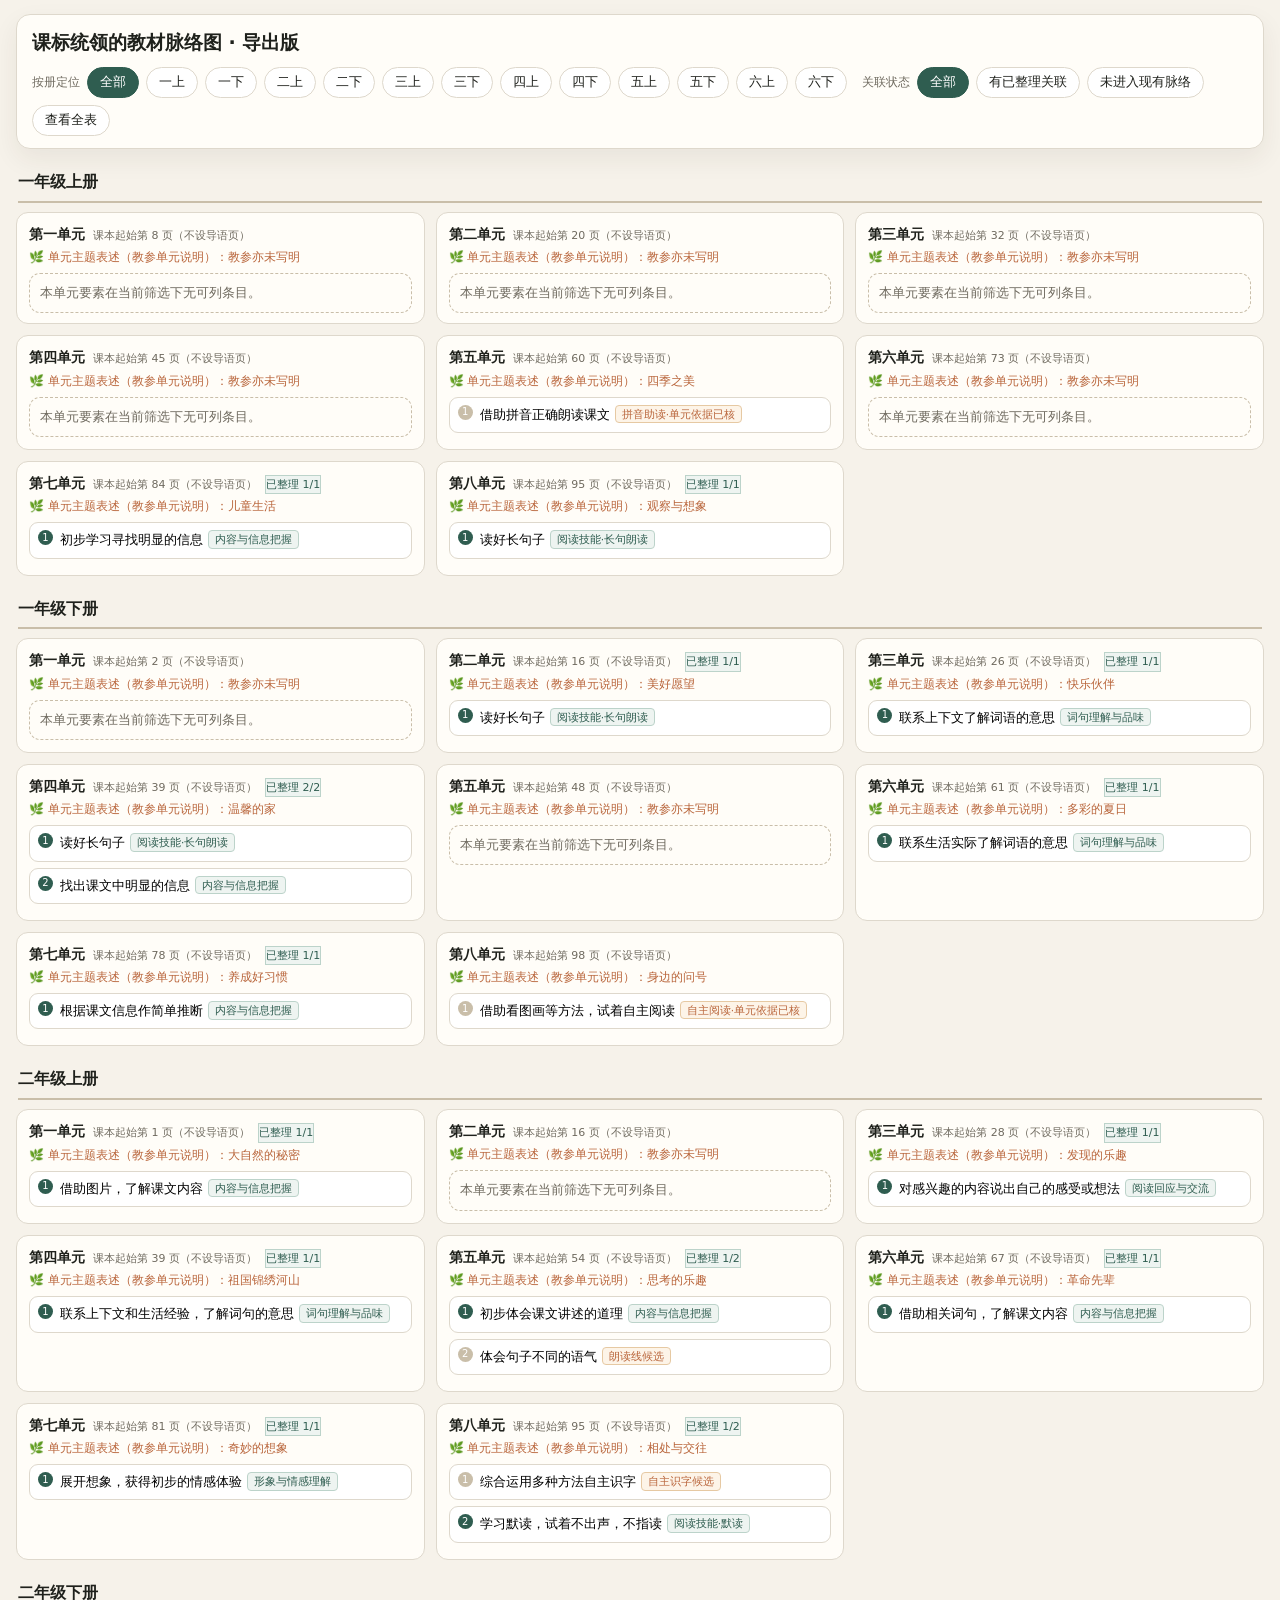
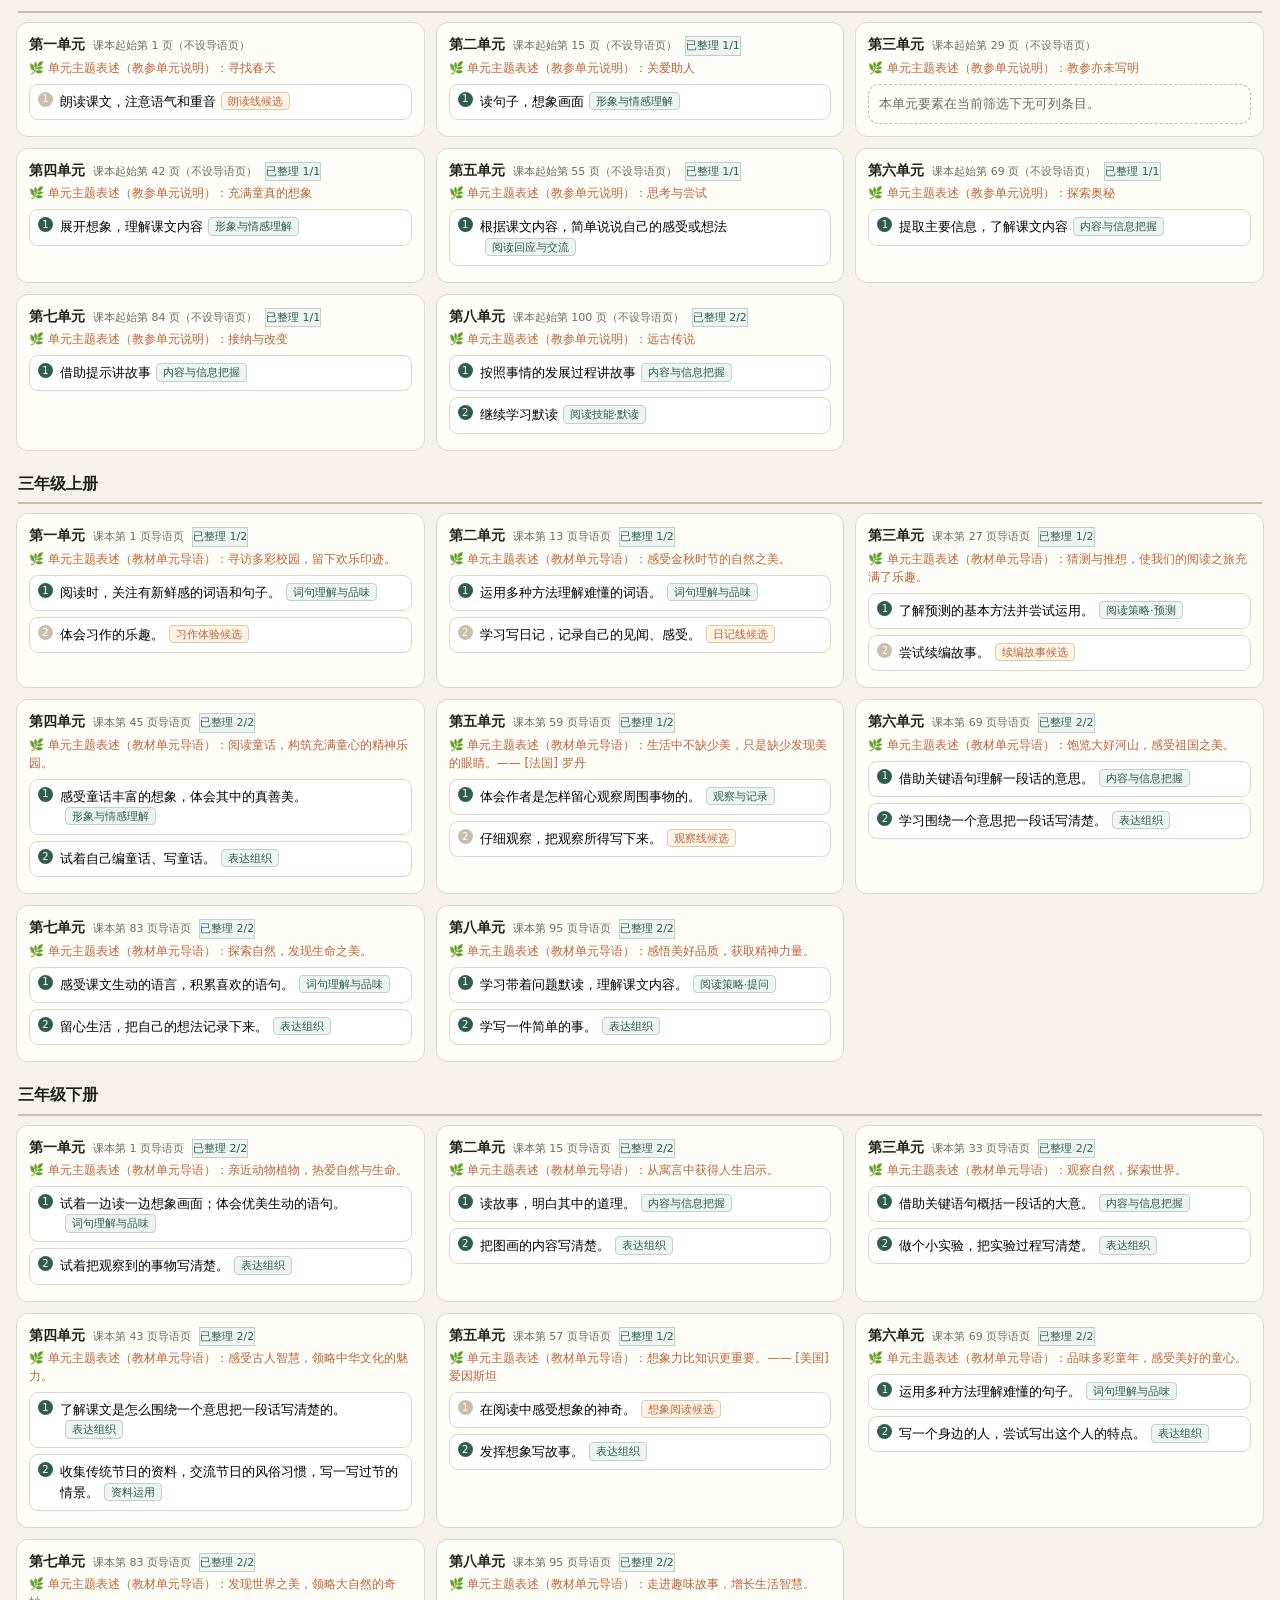
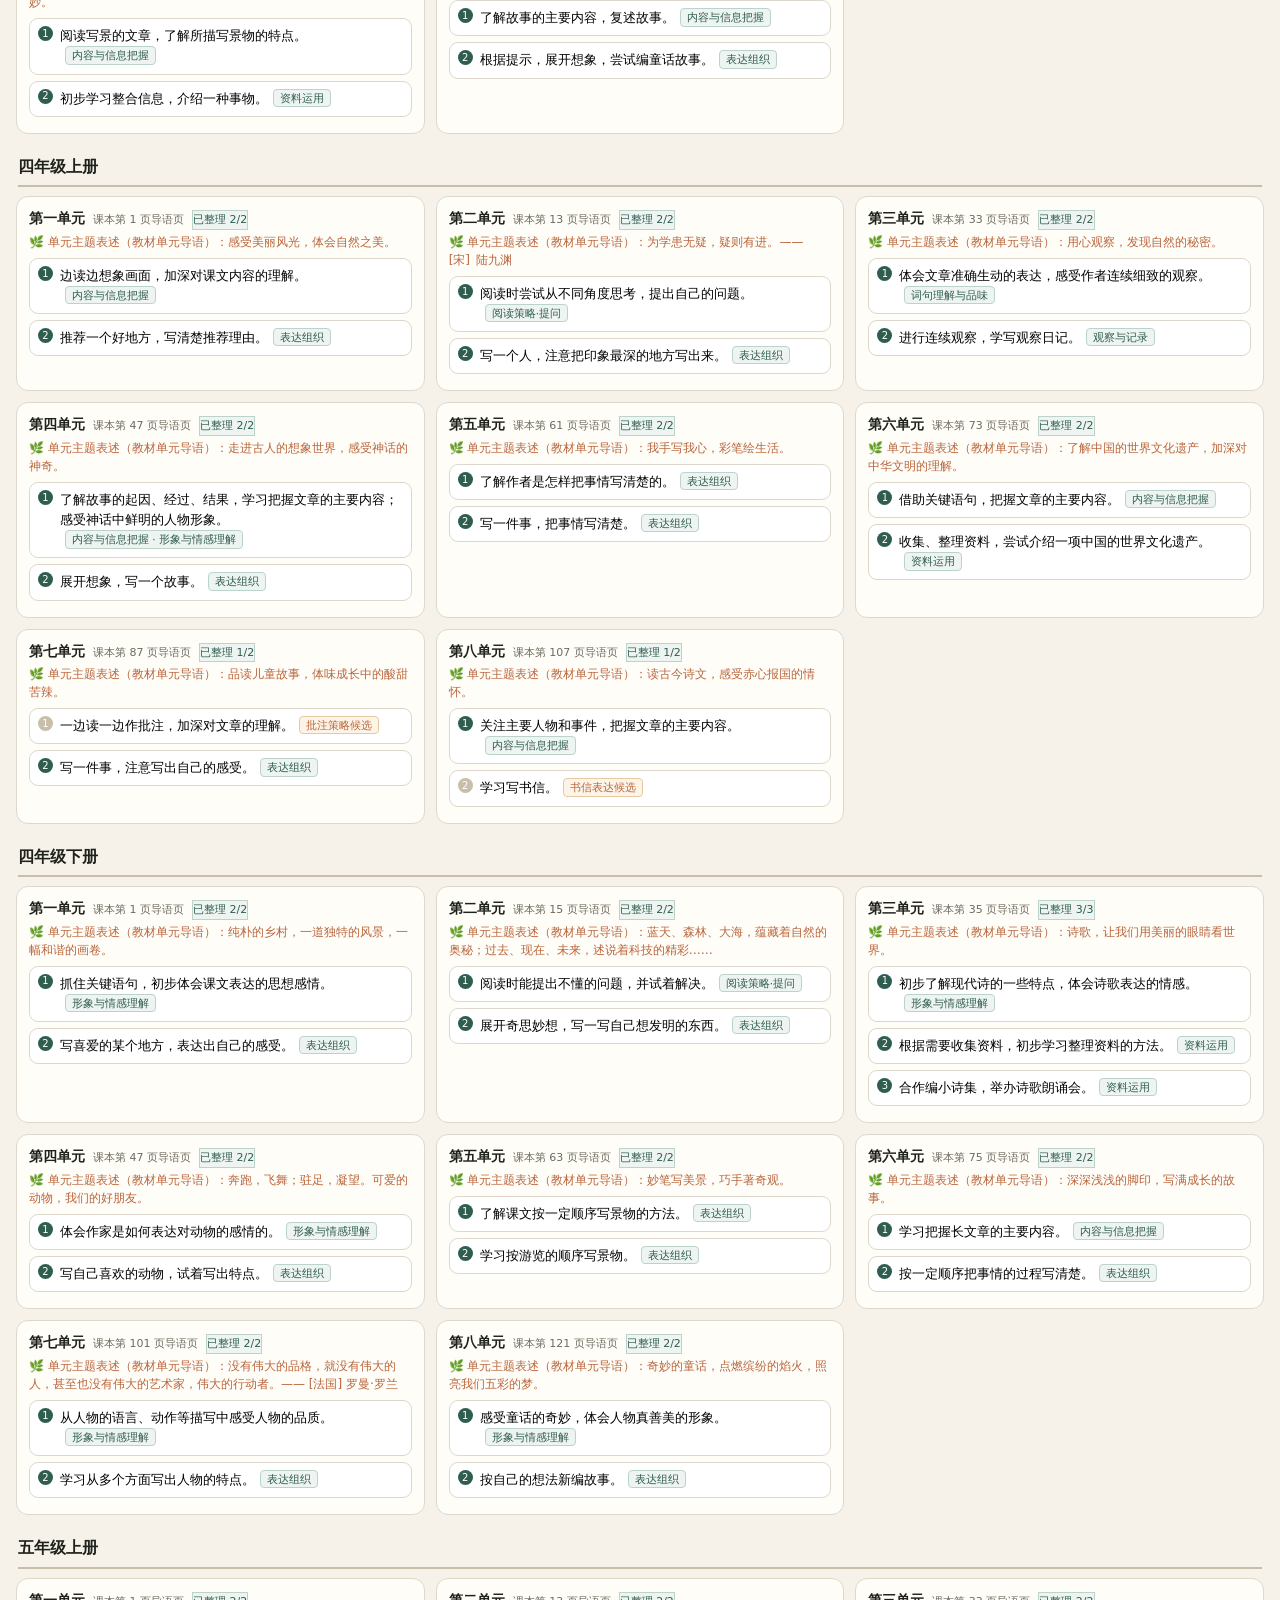
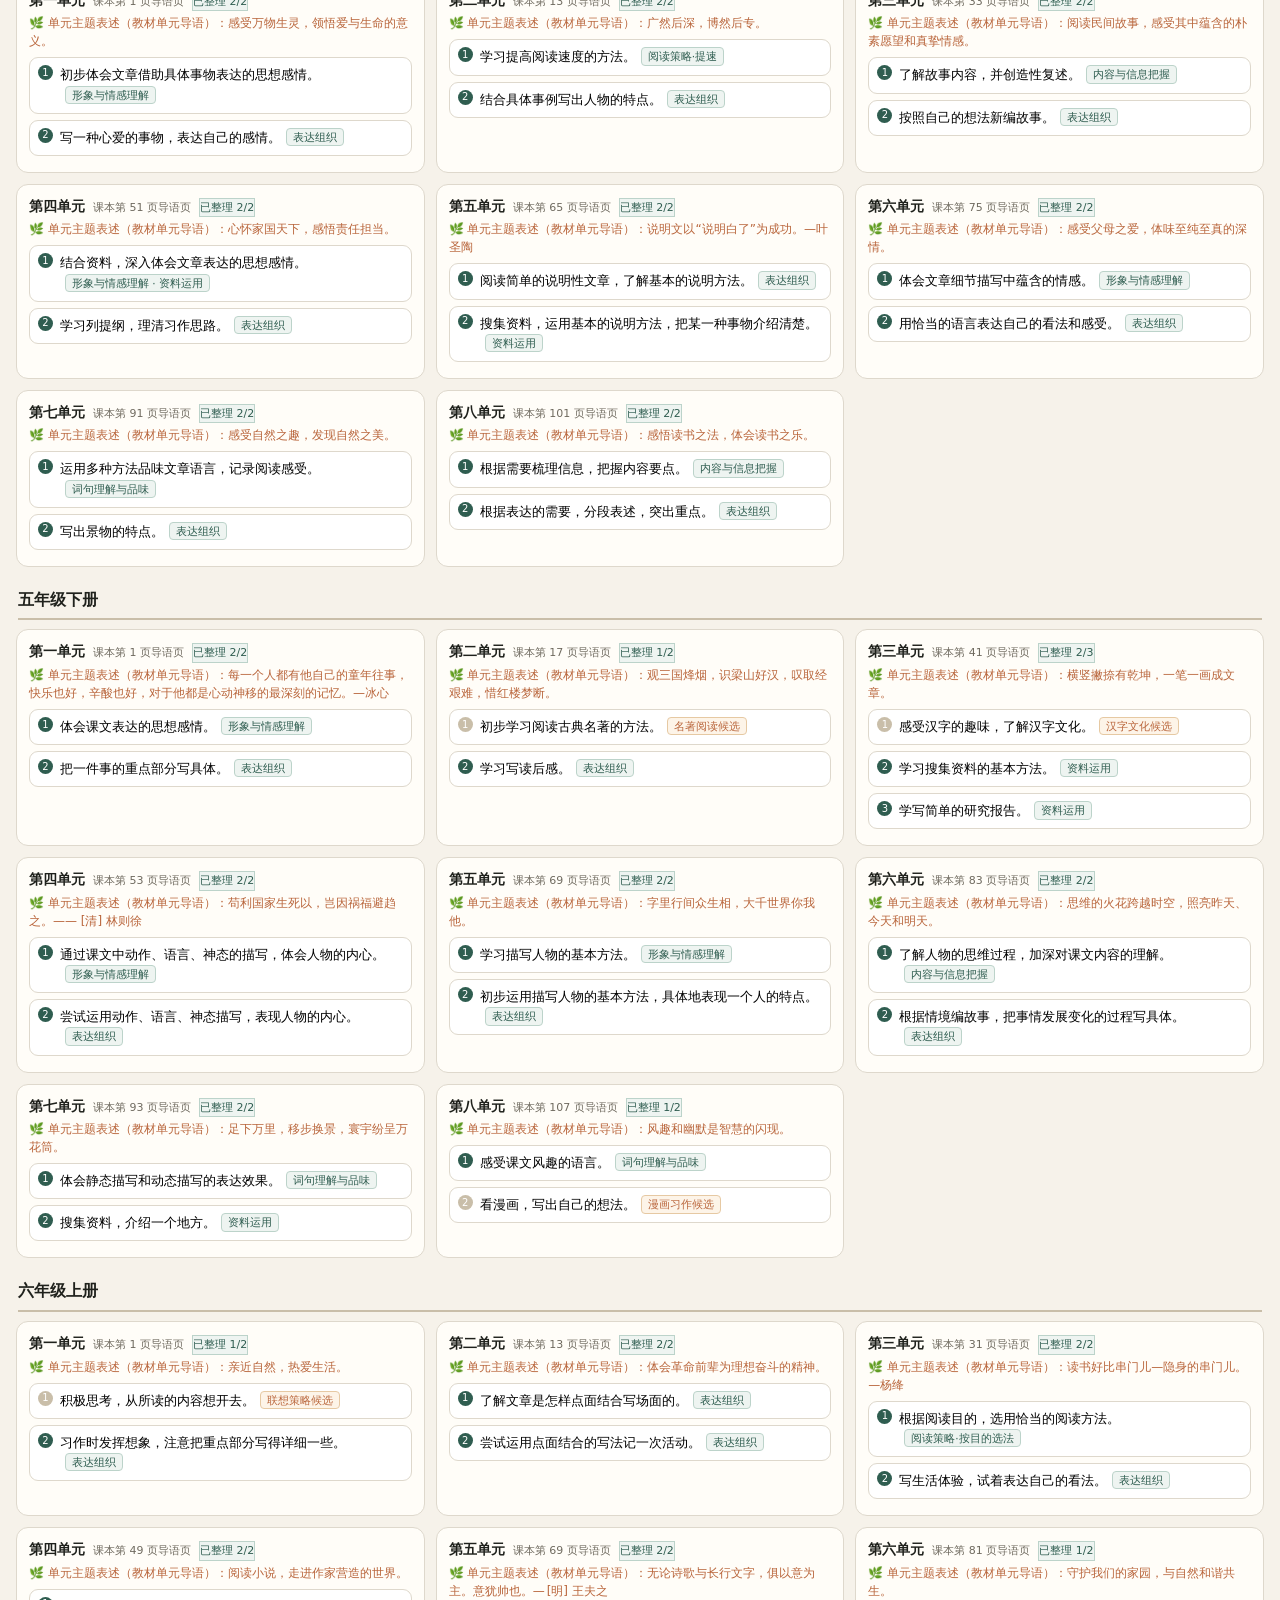
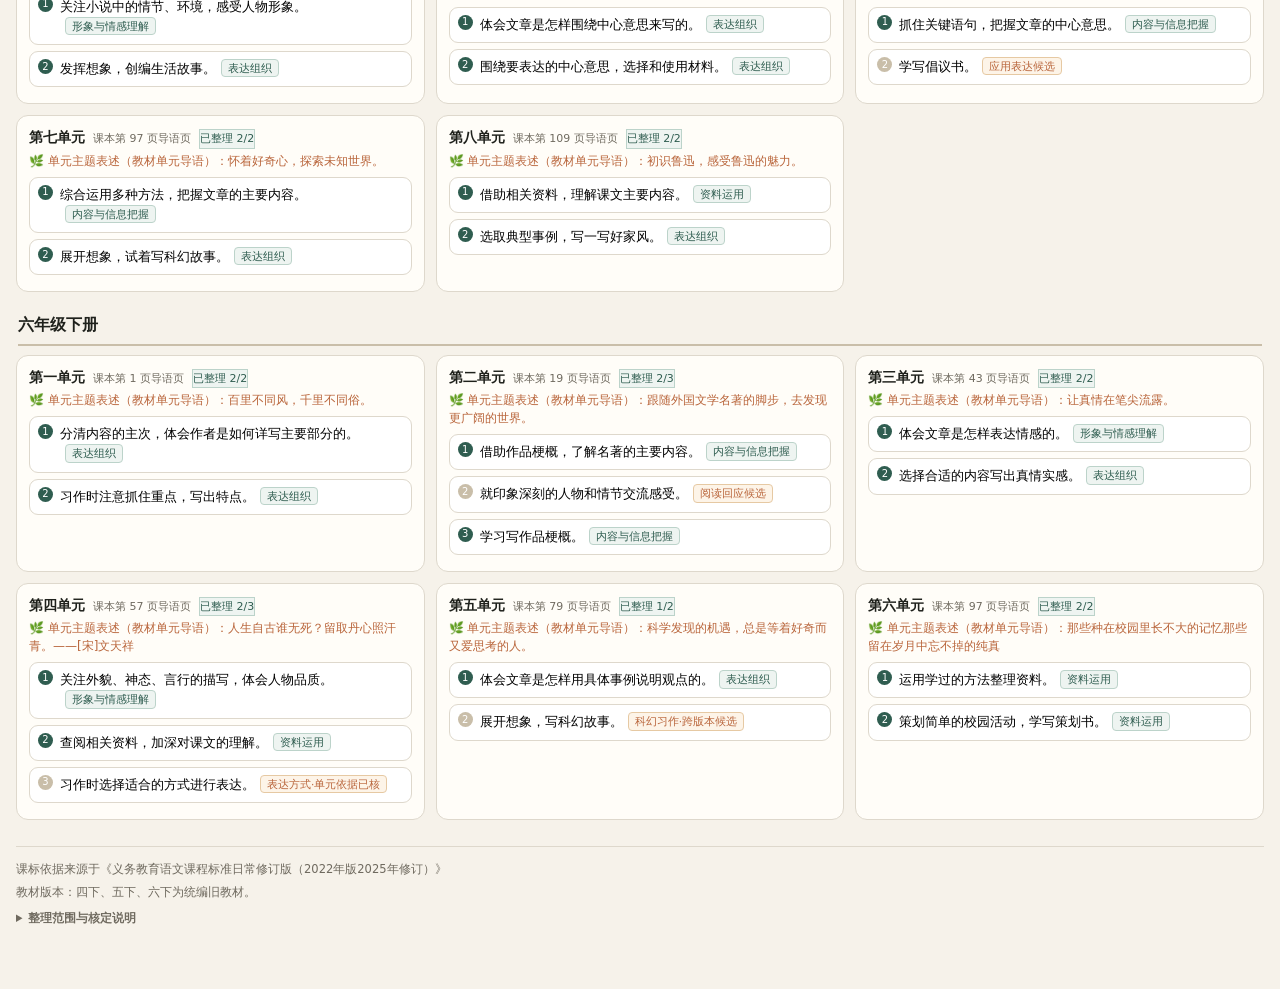
<file: index.html>
<!doctype html>
<html lang="zh-CN">
<head>
<meta charset="utf-8" />
<meta name="viewport" content="width=device-width,initial-scale=1" />
<title>课标统领的教材脉络图 · 导出版</title>
<style>
:root{
  --bd:#ded8cc;--bd2:#c9bea9;--txt:#1f211c;--muted:#6f6a5f;--bg:#f6f2ea;--card:#fffdf8;
  --accent:#2f5d50;--accent2:#b9653b;--kbbg:#eef4f1;--kbbd:#bcd3ca;--qubg:#fdf4e8;--qubd:#e6c9a3;
}
*{box-sizing:border-box}
body{margin:0;background:var(--bg);color:var(--txt);
  font-family:system-ui,-apple-system,"Segoe UI","PingFang SC","Microsoft YaHei",sans-serif;
  font-size:14px;line-height:1.6}
.wrap{max-width:1400px;margin:0 auto;padding:14px 16px 60px}

/* ---------- 顶栏 ---------- */
.top{background:var(--card);border:1px solid var(--bd);border-radius:14px;padding:12px 15px;
  position:sticky;top:6px;z-index:30;box-shadow:0 10px 26px rgba(55,48,35,.07)}
.t1{font-size:19px;font-weight:800}
.t2{font-size:12.5px;color:var(--muted);margin-top:4px;line-height:1.65}
.t2:empty{display:none}
.tools{display:flex;gap:7px;margin-top:10px;flex-wrap:wrap;align-items:center}
.btn{border:1px solid var(--bd);background:#fff;color:var(--txt);font:inherit;font-size:13px;
  padding:6px 12px;border-radius:999px;cursor:pointer;line-height:1.3;transition:all .15s}
.btn:hover{border-color:var(--accent);color:var(--accent)}
.btn[aria-pressed="true"]{background:var(--accent);color:#fff;border-color:var(--accent)}
.btn.p{background:var(--accent);color:#fff;border-color:var(--accent)}
.btn.p:hover{background:#24473d;color:#fff}
.spacer{flex:1 1 auto}

/* ---------- 要素页的相关阅读方法 ---------- */
.strategy-related{margin:12px 2px}
.strategy-panel{margin-top:8px;padding:14px;background:var(--card);border:1px solid var(--bd);border-radius:11px}
.strategy-support{margin:0 0 10px;color:var(--accent)}
.same-unit-relations{margin:12px 2px}
.same-unit-rel-panel{margin-top:8px;padding:10px 12px;background:#fbfaf5;border:1px solid var(--bd);border-radius:11px}
.same-unit-rel-note{margin:0 0 8px;color:var(--muted);font-size:12px}
.same-unit-rel-card{padding:9px 0;border-top:1px solid var(--ln)}
.same-unit-rel-card:first-of-type{border-top:0;padding-top:2px}
.same-unit-rel-head{display:flex;align-items:center;gap:7px;flex-wrap:wrap}
.same-unit-rel-link{border:0;background:none;color:var(--accent);padding:0;text-decoration:underline;cursor:pointer;font:inherit}
.same-unit-rel-element{margin:5px 0 3px;font-weight:600}
.same-unit-rel-summary{margin:0;color:var(--txt);line-height:1.55}
.same-unit-rel-source{margin-top:6px}
.same-unit-rel-source .details-body{font-size:12px;color:var(--muted)}
.strategy-table{width:100%;border-collapse:collapse;text-align:left;line-height:1.7}
.strategy-table th,.strategy-table td{padding:12px;border-bottom:1px solid var(--bd);vertical-align:top;overflow-wrap:anywhere}
.strategy-table thead th{background:var(--kbbg);font-size:13px;color:var(--accent)}
.strategy-table thead th:first-child{width:19%}
.strategy-table thead th:nth-child(2){width:22%}
.strategy-table thead th:nth-child(3){width:30%}
.strategy-table thead th:nth-child(4){width:29%}
.strategy-table thead span{display:block;font-size:11px;font-weight:400;color:var(--muted)}
.strategy-table tbody th{font-weight:400}
.strategy-table tbody th b{display:block;color:var(--accent);font-size:15px}
.strategy-current{background:var(--kbbg)}
.strategy-current-unit{display:block;font-size:12px;color:var(--muted);padding-top:4px}
.strategy-unit{display:block;border:0;background:none;padding:4px 0;text-align:left;font:inherit;font-size:12px;color:var(--accent);cursor:pointer;text-decoration:underline}
.strategy-unit:hover{color:var(--accent2)}
.strategy-unit:focus-visible{outline:2px solid var(--accent);outline-offset:2px}
.strategy-sources{margin-top:16px}
.strategy-source-grid{display:grid;grid-template-columns:1fr 1fr;gap:12px}
.strategy-source-grid article{padding:8px 10px;border:1px solid var(--bd);border-radius:7px;background:var(--card)}
.strategy-source-grid h3{margin:0;font-size:13px;color:var(--accent)}
.strategy-source-grid p{margin:5px 0}
.strategy-original{color:var(--txt);font-weight:600}
@media(max-width:700px){
  .strategy-panel,.same-unit-rel-panel{padding:12px}
  .strategy-table thead{display:none}
  .strategy-table,.strategy-table tbody,.strategy-table tr,.strategy-table tbody th,.strategy-table td{display:block;width:100%}
  .strategy-table tr{margin-bottom:12px;border:1px solid var(--bd);border-radius:9px;padding:4px}
  .strategy-table th,.strategy-table td{border-bottom:0;padding:7px 9px}
  .strategy-table td::before{content:attr(data-label);display:block;font-size:11px;color:var(--muted)}
  .strategy-source-grid{grid-template-columns:1fr}
}

/* ---------- 第一层：全表 ---------- */
.volhead{display:flex;align-items:baseline;gap:10px;margin:20px 2px 9px;flex-wrap:wrap;
  padding-bottom:6px;border-bottom:2px solid var(--bd2)}
.volhead b{font-size:16px}
.units{display:grid;grid-template-columns:repeat(auto-fill,minmax(320px,1fr));gap:11px}
.unit{background:var(--card);border:1px solid var(--bd);border-radius:12px;padding:10px 12px}
.unit h4{margin:0 0 3px;font-size:14px;display:flex;gap:8px;align-items:baseline;flex-wrap:wrap}
.unit h4 span{font-size:11px;color:var(--muted);font-weight:400}
.unit .theme{font-size:12px;color:var(--accent2);margin-bottom:7px;line-height:1.5;font-weight:500}
.el{display:block;width:100%;text-align:left;border:1px solid var(--bd);background:#fff;
  border-radius:9px;padding:7px 9px;margin-bottom:6px;font:inherit;font-size:13px;cursor:pointer;
  line-height:1.55;position:relative;padding-left:30px;transition:all .15s}
.el:hover{border-color:var(--accent);box-shadow:0 3px 10px rgba(47,93,80,.10)}
.el .no{position:absolute;left:8px;top:7px;width:15px;height:15px;border-radius:50%;
  background:var(--bd2);color:#fff;font-size:10px;display:flex;align-items:center;justify-content:center}
.el.linked .no{background:var(--accent)}
.el .badge{display:inline-block;font-size:10.5px;padding:0 6px;border-radius:4px;margin-left:5px;
  border:1px solid var(--bd2);background:#fff;color:var(--muted);vertical-align:1px}
.el.linked .badge{background:var(--kbbg);color:var(--accent);border-color:var(--kbbd)}
.el .badge.todo{background:var(--qubg);color:var(--accent2);border-color:var(--qubd)}

/* ---------- 第二层：脉络图 ---------- */
#detail{display:none}
.crumb{font-size:13px;color:var(--muted);margin:14px 2px 10px;display:flex;justify-content:space-between;align-items:center;flex-wrap:wrap;gap:8px}
.crumb button#back{border:0;background:none;color:var(--accent);font:inherit;cursor:pointer;
  text-decoration:underline;padding:0;font-weight:500}

/* 导出下拉菜单 */
.exp-menu-wrap{position:relative}
.exp-dropdown{position:absolute;right:0;top:calc(100% + 4px);z-index:50;
  background:#fff;border:1px solid var(--bd2);border-radius:10px;
  box-shadow:0 10px 28px rgba(0,0,0,.12);padding:6px;min-width:240px;display:none}
.exp-dropdown.show{display:block}
.exp-item{display:block;width:100%;text-align:left;padding:8px 12px;border:0;background:transparent;
  cursor:pointer;border-radius:6px;font:inherit;font-size:13px;color:var(--txt);line-height:1.4}
.exp-item:hover{background:var(--kbbg);color:var(--accent)}
.exp-hint{font-size:11px;color:var(--muted);padding:6px 12px 2px;border-top:1px solid var(--bd);margin-top:4px;line-height:1.4}

/* 课标依据区 */
.kbzone{background:var(--card);border:1px solid var(--bd);border-radius:13px;padding:12px 14px;margin-bottom:12px}
.kbzone h3{margin:0 0 8px;font-size:14px;display:flex;align-items:baseline;gap:8px;flex-wrap:wrap}
.kbcol{display:grid;grid-template-columns:1fr 1fr;gap:12px}
@media(max-width:860px){.kbcol{grid-template-columns:1fr}}
.kb-section-desc{font-size:11.5px;color:var(--muted);margin-bottom:6px}

.kbitem{border:1px solid var(--kbbd);background:var(--kbbg);border-radius:10px;padding:10px 12px;
  font-size:13px;line-height:1.6;margin-bottom:8px}
.kbitem .ref{font-size:12px;color:var(--accent);font-weight:700;margin-bottom:4px;display:flex;align-items:center;gap:6px;flex-wrap:wrap}
.kbitem .short{color:var(--txt);font-size:13px;margin:4px 0;display:flex;align-items:baseline;gap:4px 8px;flex-wrap:wrap}
.kbitem .short-text{min-width:0}
.point-badge{display:inline-block;font-size:10px;padding:1px 5px;border-radius:4px;
  background:rgba(47,93,80,.12);color:var(--accent);margin-right:6px;border:1px solid rgba(47,93,80,.2);font-weight:normal}
.lbl{font-size:10.5px;color:var(--accent2);border:1px solid var(--qubd);background:var(--qubg);
  border-radius:4px;padding:0 5px}
.lbl.src{background:var(--kbbg);color:var(--accent);border-color:var(--kbbd)}
.lbl.jd{background:var(--qubg);color:var(--accent2);border-color:var(--qubd)}

/* 原生 details / summary 折叠依据 */
.kb-details{margin-top:6px}
.kbitem .kb-details{margin-top:0;flex:0 0 auto}
.kbitem .kb-details[open]{flex:1 0 100%}
.details-summary,.details-toggle{display:inline-flex;align-items:center;gap:4px;cursor:pointer;font-size:12px;
  color:var(--accent);font-weight:500;padding:2px 8px;border-radius:4px;
  background:rgba(47,93,80,.06);border:1px solid rgba(47,93,80,.18);user-select:none;outline:none;
  list-style:none}
.details-toggle{font-family:inherit;line-height:inherit}
.details-summary::-webkit-details-marker{display:none}
.details-summary:hover,.details-toggle:hover{background:rgba(47,93,80,.12);border-color:var(--accent)}
.details-summary::after,.details-toggle::after{content:" ▸";font-size:11px}
details[open] > .details-summary::after{content:" ▾"}
.details-toggle[aria-expanded="true"]::after{content:" ▾"}
details[open] > .details-summary,.details-toggle[aria-expanded="true"]{background:rgba(47,93,80,.12);border-color:var(--accent)}
.details-summary:focus-visible,.details-toggle:focus-visible{outline:2px solid var(--accent);outline-offset:2px}
.details-body{margin-top:6px;padding:8px 10px;border-radius:6px;background:#faf8f3;
  border:1px dashed var(--bd2);font-size:12px;line-height:1.6;color:var(--muted)}
.details-body .row{margin-bottom:4px}
.details-body .row:last-child{margin-bottom:0}
.details-body .k{color:var(--muted);font-size:11.5px}

/* 路径按钮与说明 */
.pathtabs{display:flex;gap:7px;flex-wrap:wrap;margin:0 2px 10px;align-items:center}

/* 三栏脉络主板 */
.board{display:grid;grid-template-columns:1fr 1.05fr 1fr;gap:12px;align-items:start}
.side{display:flex;flex-direction:column;gap:9px}
.sideh{font-size:12.5px;font-weight:700;color:var(--muted);letter-spacing:.3px;padding:0 4px;
  display:flex;align-items:baseline;justify-content:space-between;flex-wrap:wrap}
.side-count{font-size:11px;font-weight:normal;color:var(--muted)}

/* 侧边节点卡片 */
.node{background:var(--card);border:1px solid var(--bd);border-radius:11px;padding:10px 12px;
  font-size:13px;line-height:1.55}
.node:hover{border-color:var(--bd2)}
.node .nh{display:flex;gap:7px;align-items:baseline;flex-wrap:wrap;margin-bottom:4px}
.node .nh b{font-size:13px;color:var(--accent)}
.node-text{font-size:14px;font-weight:600;color:var(--txt);line-height:1.55;margin:4px 0 6px;word-break:break-word}
.node-link{font-size:12.5px;color:#4a4439;line-height:1.5;margin-bottom:6px}
.link-label{display:inline-block;font-size:10.5px;padding:0 5px;border-radius:3px;
  background:var(--qubg);color:var(--accent2);border:1px solid var(--qubd);margin-right:5px}

.more{border:1px dashed var(--bd2);background:#fff;color:var(--muted);font:inherit;font-size:12px;
  padding:7px;border-radius:9px;cursor:pointer;width:100%;transition:all .15s}
.more:hover{border-color:var(--accent);color:var(--accent)}

/* 当前中心要素卡片 */
.center{background:linear-gradient(180deg,#fffdf8,#f3f8f5);border:2px solid var(--accent);
  border-radius:14px;padding:14px 16px}
.center .ch{font-size:12px;color:var(--muted);margin-bottom:6px;display:flex;align-items:center;flex-wrap:wrap;gap:6px}
.center .ch b{font-size:13px;color:var(--accent)}
.center .ct{font-size:18px;line-height:1.65;font-weight:700;color:#182c25;margin:6px 0 8px;word-break:break-word}
.center .cnote{font-size:13px;color:#37423d;margin-bottom:8px;line-height:1.55;padding:6px 9px;
  background:#edf4f0;border-radius:6px;border:1px solid #d2e4dc}
.center .cm{font-size:12px;color:var(--muted);display:flex;gap:8px;flex-wrap:wrap;align-items:center;margin-bottom:6px}
.theme-tag{display:inline-block;font-size:11px;padding:1px 7px;border-radius:4px;
  background:var(--qubg);color:var(--accent2);border:1px solid var(--qubd)}
.theme-open-btn{border:1px solid var(--qubd);border-radius:5px;background:#fffaf2;color:#8d4d2d;
  font:inherit;font-size:12px;padding:3px 8px;cursor:pointer}
.theme-open-btn:hover{border-color:var(--accent2);background:var(--qubg)}
.theme-panel{margin:14px 2px;padding:14px 16px;background:#fffdf8;border:1px solid var(--bd);border-radius:13px}
.theme-panel-heading{font-size:16px;font-weight:750;color:var(--accent);margin-bottom:10px}
.theme-panel-heading span{font-size:12px;font-weight:400;color:var(--muted);margin-left:8px}
.theme-caution{margin:9px 0;font-size:12px;line-height:1.6;color:var(--muted)}
.theme-panel h4{margin:12px 0 7px;font-size:13px;color:var(--txt)}
.theme-candidate{padding:11px 12px;background:#fff;border:1px solid var(--bd);border-radius:10px}
.theme-candidate.is-current{border-color:var(--accent2);background:#f7f3ea}
.theme-candidate-head{display:flex;gap:10px;align-items:center;flex-wrap:wrap}
.theme-candidate-head b{color:var(--accent)}
.theme-candidate-head span{font-size:11px;color:var(--muted)}
.theme-candidate blockquote{margin:7px 0;padding-left:10px;border-left:3px solid var(--accent2);font-size:15px;font-weight:650}
.theme-candidate blockquote span{display:block;margin-bottom:3px;font-size:10px;font-weight:400;color:var(--muted)}
.theme-reason{margin:7px 0;font-size:13px;line-height:1.65}
.theme-source,.theme-elements{margin-top:7px}
.theme-source>div{margin-top:6px;padding:8px 10px;background:#faf8f3;border:1px dashed var(--bd2);border-radius:6px;
  font-size:12px;line-height:1.6;color:var(--muted)}
.theme-source a{color:var(--accent);font-weight:600}
.theme-element{display:flex;align-items:flex-start;gap:8px;width:100%;margin-top:6px;padding:8px 10px;text-align:left;
  border:1px solid var(--bd);border-radius:7px;background:#fff;font:inherit;cursor:pointer;line-height:1.5}
.theme-element:hover{border-color:var(--accent);background:var(--kbbg)}
.theme-element-kind{flex:0 0 auto;padding:0 5px;border-radius:4px;background:var(--qubg);color:#8d4d2d;font-size:11px}
.theme-element-action{margin-left:auto;flex:0 0 auto;color:var(--accent);font-size:11px}
.source-tag{display:inline-block;font-size:11px;padding:1px 6px;border-radius:4px;
  background:#eef4f1;color:var(--accent);border:1px solid var(--kbbd)}
.lbl2{display:inline-block;font-size:10.5px;padding:0 6px;border-radius:4px;
  border:1px solid var(--bd2);background:#fff;color:var(--muted)}
.lbl2.src{background:var(--kbbg);color:var(--accent);border-color:var(--kbbd)}
.lbl2.jd{background:var(--qubg);color:var(--accent2);border-color:var(--qubd)}
.lbl2.todo{background:#fff;color:var(--accent2);border-color:var(--qubd)}

/* 同单元相关要素 */
.same-unit-box{background:#fffcf5;border:1px dashed var(--qubd);border-radius:9px;padding:9px 11px;
  margin-bottom:9px;font-size:12.5px;line-height:1.55}
.same-unit-title{font-size:12px;font-weight:700;color:var(--accent2);margin-bottom:5px}
.su-item{margin:3px 0}
.su-note{font-size:11px;color:var(--accent2)}

/* 底部说明与图例 */
.legend{font-size:12px;color:var(--muted);margin:12px 2px;line-height:1.7;padding:8px 12px;
  background:rgba(0,0,0,.02);border-radius:8px;border:1px solid var(--bd)}
.empty{background:var(--card);border:1px dashed var(--bd2);border-radius:11px;padding:14px;
  font-size:13px;color:var(--muted);line-height:1.7}
.focus-relations{margin:12px 2px;padding:14px;background:var(--card);border:1px solid var(--bd);border-radius:13px}
.focus-heading{display:flex;align-items:baseline;justify-content:space-between;gap:8px;flex-wrap:wrap}
.focus-heading h3{margin:0;color:var(--accent);font-size:16px}
.focus-heading span,.focus-prior h4 span,.focus-edition h4 span{font-size:11px;font-weight:400;color:var(--muted)}
.focus-boundary{margin:6px 0 12px;color:var(--muted);font-size:12px;line-height:1.6}
.focus-grid{display:grid;grid-template-columns:minmax(0,1.2fr) minmax(260px,.9fr) minmax(0,.8fr);gap:12px;align-items:start}
.focus-prior,.focus-edition{display:flex;flex-direction:column;gap:8px;min-width:0}
.focus-prior h4,.focus-edition h4{margin:0 0 2px;color:var(--accent);font-size:13px}
.focus-current{min-width:0}
.focus-small-note{margin:0;font-size:11px;color:var(--muted)}
.focus-fold{margin-top:10px;padding:8px 10px;border:1px solid var(--bd);border-radius:9px;background:#fbfaf6}
.focus-fold>.details-summary{font-size:12px}
.focus-fold>.node,.focus-fold>.board{margin-top:9px}
.focus-index[open]{padding-bottom:12px}
.focus-index .board{margin-top:10px}
.wide-path-index{margin:10px 2px;padding:12px 14px;background:var(--card);border:1px solid var(--bd);border-radius:11px}
.wide-index-note{margin:0 0 7px;color:var(--muted);font-size:12px;line-height:1.55}
.wide-current-note{margin-bottom:8px}
.wide-index-details{padding-top:2px}
.wide-index-board{display:grid;grid-template-columns:minmax(0,1fr) minmax(260px,1.05fr) minmax(0,1fr);gap:12px;margin-top:10px;align-items:start}
.wide-index-board .side{min-width:0}
.foot{font-size:11.5px;color:var(--muted);margin-top:26px;line-height:1.8;
  border-top:1px solid var(--bd);padding-top:12px}
.foot-meta{display:grid;gap:2px;margin-bottom:6px}
.foot-details>summary{cursor:pointer;color:var(--muted);font-weight:600}
.foot-notes{margin-top:6px;padding:8px 11px;background:#fffdf8;border:1px solid var(--bd);border-radius:8px}
.foot-notes p{margin:4px 0}

/* 宽窄屏单张当前卡片控制 */
.center-mobile{display:none !important}
.center-desktop{display:block !important}

@media(max-width:900px){
  .focus-grid{grid-template-columns:1fr}
  .wide-index-board{grid-template-columns:1fr}
  #detail{display:flex;flex-direction:column}
  #detail .crumb{order:1}
  #detail .center-mobile{display:block !important;order:2;margin-bottom:12px;box-shadow:0 4px 14px rgba(47,93,80,.12)}
  #detail .center-desktop{display:none !important}
  #detail .pathtabs{order:3}
  #detail .kbzone{order:4;margin-bottom:12px}
  #detail .board{order:5;display:flex;flex-direction:column;gap:12px}
  #detail .board .side.pre-side{order:1}
  #detail .board .side.post-side{order:2}
  #detail .legend{order:7}
  #detail .strategy-related{order:6}
  .theme-element{flex-wrap:wrap}
  .theme-element-action{margin-left:0}
}

/* ---------- 专用打印样式 (@media print) ---------- */
#print-view{display:none}

@media print {
  @page {
    size: A4 landscape;
    margin: 10mm 12mm;
  }
  html, body {
    background: #fff !important;
    color: #111 !important;
    font-size: 10pt !important;
    line-height: 1.5 !important;
    -webkit-print-color-adjust: exact !important;
    print-color-adjust: exact !important;
  }
  body > *:not(#print-view) {
    display: none !important;
  }
  #print-view {
    display: block !important;
    width: 100% !important;
  }
  .print-page {
    page-break-after: always;
    break-after: page;
    box-sizing: border-box;
    padding-bottom: 5mm;
  }
  .appendix-page {
    page-break-before: always;
    break-before: page;
    box-sizing: border-box;
    padding-top: 5mm;
  }
  .avoid-break {
    page-break-inside: avoid;
    break-inside: avoid;
  }
  
  /* 打印专用概览排版 */
  .p-header { border-bottom: 2px solid #2f5d50; padding-bottom: 6px; margin-bottom: 8px; }
  .p-title { font-size: 16pt; font-weight: bold; color: #2f5d50; }
  .p-sub { font-size: 10pt; color: #555; margin-top: 2px; }
  .p-cur-box { background: #f4f8f6; border: 1.5px solid #2f5d50; border-radius: 8px; padding: 8px 12px; margin-bottom: 8px; }
  .p-cur-text { font-size: 12pt; font-weight: bold; color: #111; margin: 3px 0; }
  .p-cur-meta { font-size: 9pt; color: #555; }
  .p-theme-print { background: #faf8f3; border-left: 2px solid #9a6c45; padding: 5px 8px; margin: 0 0 8px; font-size: 8.5pt; color: #555; }
  .p-board { display: grid; grid-template-columns: 1fr 1fr; gap: 8px; margin-bottom: 8px; }
  .p-col { background: #fafafa; border: 1px solid #ddd; border-radius: 6px; padding: 6px 8px; }
  .p-col-title { font-size: 9.5pt; font-weight: bold; color: #2f5d50; border-bottom: 1px solid #ddd; padding-bottom: 3px; margin-bottom: 5px; }
  .p-node { background: #fff; border: 1px solid #ccc; border-radius: 5px; padding: 5px 7px; margin-bottom: 5px; }
  .p-node-title { font-size: 9pt; font-weight: bold; color: #2f5d50; }
  .p-node-text { font-size: 9.5pt; font-weight: 600; margin: 2px 0; }
  .p-node-link { font-size: 8.5pt; color: #444; }
  .p-same-unit { border-top: 1px solid #ddd; padding-top: 5px; margin: 5px 0 8px; font-size: 9pt; }
  .p-same-unit > div { margin-top: 4px; }
  .p-same-unit span { color: #555; font-size: 8.5pt; }
  .p-same-relations { border: 1px solid #ddd; padding: 8px 10px; margin: 8px 0 10px; font-size: 9pt; }
  .p-rel-intro { color: #555; margin: 4px 0 7px; }
  .p-rel-card { border-top: 1px solid #ddd; padding-top: 6px; margin-top: 6px; }
  .p-rel-card:first-of-type { border-top: 0; padding-top: 0; margin-top: 0; }
  .p-rel-type { color: #666; font-size: 8.5pt; }
  .p-rel-element { font-weight: 600; margin-top: 3px; }
  .p-rel-card p { margin: 4px 0; }
  .p-rel-boundary,.p-rel-source { color: #555; }
  .p-omitted { font-size: 8.5pt; color: #777; font-style: italic; margin-top: 4px; }
  
  .p-standards { display: grid; grid-template-columns: 1fr 1fr; gap: 8px; margin-bottom: 8px; }
  .p-std-box { background: #f9f9f9; border: 1px solid #ccc; border-radius: 6px; padding: 6px 8px; font-size: 8.5pt; }
  .p-std-title { font-weight: bold; color: #2f5d50; margin-bottom: 4px; border-bottom: 1px dashed #ccc; padding-bottom: 2px; }
  
  .p-footer { border-top: 1px solid #ccc; padding-top: 5px; font-size: 8pt; color: #555; line-height: 1.4; margin-top: 6px; }
  .p-src-idx { display: grid; grid-template-columns: 1fr 1fr; gap: 4px 12px; margin-bottom: 4px; }
  
  /* 附录表格与列表 */
  .p-app-sec { margin-bottom: 12px; }
  .p-app-title { font-size: 13pt; font-weight: bold; color: #2f5d50; border-bottom: 1.5px solid #2f5d50; padding-bottom: 4px; margin-bottom: 8px; break-after: avoid; page-break-after: avoid; }
  .p-app-sub { font-size: 10.5pt; font-weight: bold; color: #333; margin: 8px 0 4px; break-after: avoid; page-break-after: avoid; }
  .p-app-table { width: 100%; border-collapse: collapse; font-size: 8.5pt; margin-bottom: 8px; }
  .p-app-table thead { display: table-header-group; }
  .p-app-table tbody { display: table-row-group; }
  .p-app-table thead { break-after: avoid; page-break-after: avoid; }
  .p-app-table tbody > tr:first-child { break-before: avoid; page-break-before: avoid; }
  .p-app-table tr { break-inside: avoid; page-break-inside: avoid; }
  .p-app-table th, .p-app-table td { border: 1px solid #ccc; padding: 5px 6px; text-align: left; vertical-align: top; }
  .p-app-table th { background: #f0f4f2; color: #2f5d50; font-weight: bold; }
}

</style>
</head>
<body>
<div class="wrap">
  <div class="top">
    <div class="t1">课标统领的教材脉络图 · 导出版</div>
    <div class="t2" id="sub"></div>
    <div class="tools" id="tools"></div>
  </div>
  <div id="table"></div>
  <div id="detail"></div>
  <div class="foot" id="foot"></div>
</div>
<div id="print-view"></div>
<script>
const FULL = {"一上": "一年级上册", "一下": "一年级下册", "二上": "二年级上册", "二下": "二年级下册", "三上": "三年级上册", "三下": "三年级下册", "四上": "四年级上册", "四下": "四年级下册", "五上": "五年级上册", "五下": "五年级下册", "六上": "六年级上册", "六下": "六年级下册"};
const D = {"meta":{"title":"课标统领的教材脉络图 · 单元要素版","built":"2026-10-10","kbiaoSource":"义务教育语文课程标准日常修订版（2022年版2025年修订）_可搜索.pdf.txt","kbiaoNote":"课标学段引文取自本机 PDF 提取文本，印刷页码=PDF页码-3。文件名含「2025年修订」，本表不据此宣称官方版本身份。","qualityNote":"学业质量一节在课标中未编号。本表只标学段、章节、印刷页码与完整语句，不标段序与情境——原文分段无空行且跨页，纯文本无法可靠还原段落边界。","verifyNote":"现有12册学生书背封ISBN均已登记；9册后记明确按2022年版课标编写修订，四下、五下、六下保留统编旧版标记（五下书名页标2016送审本）。学生书PDF未见可核版次、印次。教师用书12册的编写依据已从前言／编写说明核对：9册对应2022年版课标，四下、五下、六下对应2011年版课标；11册版权页的ISBN、版次、印次可核，三下扫描件缺版权页。学生书与教参册别和修订依据一致，但具体配套版次仍未由原件明示。","scopeNote":"当前整理五条学科要素脉络、四类阅读策略线、两条阅读技能线（长句朗读、默读）、一条阅读回应交流线及一条观察与记录线（联系阅读与写作）。只有教参明示的节点联系才标注为教材衔接；其他顺序不自动解释为进阶或先修。其余要素分别标作候选或来源待核；不据此推断教材或课标没有相关要求。另有20条暂未连线要素已独立整理单元课标依据；目标记录与跨单元关联分别维护，没有直接目标或学业质量对应的保持为空。"},"units":{"一上-一":{"id":"一上-一","vol":"一上","volName":"一年级上册","unit":"一","xueduan":1,"page":8,"theme":"","quote":"","人文主题":"教参亦未写明","elements":[]},"一上-二":{"id":"一上-二","vol":"一上","volName":"一年级上册","unit":"二","xueduan":1,"page":20,"theme":"","quote":"","人文主题":"教参亦未写明","elements":[]},"一上-三":{"id":"一上-三","vol":"一上","volName":"一年级上册","unit":"三","xueduan":1,"page":32,"theme":"","quote":"","人文主题":"教参亦未写明","elements":[]},"一上-四":{"id":"一上-四","vol":"一上","volName":"一年级上册","unit":"四","xueduan":1,"page":45,"theme":"","quote":"","人文主题":"教参亦未写明","elements":[]},"一上-五":{"id":"一上-五","vol":"一上","volName":"一年级上册","unit":"五","xueduan":1,"page":60,"theme":"四季之美","quote":"","人文主题":"四季之美","elements":[{"eid":"一上-五-1","seq":1,"text":"借助拼音正确朗读课文","orient":"阅读取向","orientNote":"教研判断，非教材官方分类","sourceInfo":{"type":"教师用书单元说明","badge":"教师用书单元说明原页","display":"教师用书：一年级上册教师教学用书.pdf；印刷页144—145／PDF第157—158页；单元说明原句“借助拼音正确朗读课文”。教参版权PDF第3页：2024年7月第1版、2026年7月第5次印刷，ISBN 978-7-107-38517-9。学生教材印刷第60页／PDF第65页为第五单元《秋天》；课文编排与教参对应，学生教材具体版次和印次未见。","reviewLabel":"本要素来源及对应内容已核；学生教材确切印次未见，不宣称全册配套已核"},"verified":true}]},"一上-六":{"id":"一上-六","vol":"一上","volName":"一年级上册","unit":"六","xueduan":1,"page":73,"theme":"","quote":"","人文主题":"教参亦未写明","elements":[]},"一上-七":{"id":"一上-七","vol":"一上","volName":"一年级上册","unit":"七","xueduan":1,"page":84,"theme":"儿童生活","quote":"","人文主题":"儿童生活","elements":[{"eid":"一上-七-1","seq":1,"text":"初步学习寻找明显的信息","orient":"阅读取向","orientNote":"教研判断，非教材官方分类","sourceInfo":{"type":"一年级上册教师教学用书单元说明","badge":"教师用书单元说明原页","display":"教参《一年级上册教师教学用书.pdf》印刷第197页／PDF第210页（第七单元说明，明确表述“本单元的语文要素是‘初步学习寻找明显的信息’”）；教材锚点：印刷第84页／PDF第89页（《01_语文一年级上册.pdf》；学生教材缺少独立版权页，与教参配套关系待核）。","reviewLabel":"教参原页、要素原句与教材锚点已核；学生教材与教参配套关系待核"}}]},"一上-八":{"id":"一上-八","vol":"一上","volName":"一年级上册","unit":"八","xueduan":1,"page":95,"theme":"观察与想象","quote":"","人文主题":"观察与想象","elements":[{"eid":"一上-八-1","seq":1,"text":"读好长句子","orient":"阅读取向","orientNote":"教研判断，非教材官方分类","sourceInfo":{"type":"一年级下册教师教学用书（交叉引用）","badge":"教参交叉核实","display":"一下第四单元教参印刷页80／PDF第91页，明确回指“一年级上册第八单元”曾安排“读好长句子”；教材锚点：一上第八单元印刷页95／官方PDF第100页。上册教参对应原页及教材、教参配套关系待核。","reviewLabel":"下册教参交叉说明已核；上册教参对应原页及配套关系待核"}}]},"一下-一":{"id":"一下-一","vol":"一下","volName":"一年级下册","unit":"一","xueduan":1,"page":2,"theme":"","quote":"","人文主题":"教参亦未写明","elements":[]},"一下-二":{"id":"一下-二","vol":"一下","volName":"一年级下册","unit":"二","xueduan":1,"page":16,"theme":"美好愿望","quote":"","人文主题":"美好愿望","elements":[{"eid":"一下-二-1","seq":1,"text":"读好长句子","orient":"阅读取向","orientNote":"教研判断，非教材官方分类","sourceInfo":{"type":"一年级下册教师教学用书扫描版2026版","badge":"教师用书单元内朗读指导原页","display":"教参印刷页39／PDF第50页（第二单元朗读指导提及长句与停顿）；教材锚点：印刷页16／官方PDF第21页（第二单元起始页）。教材与教参配套关系待核。","reviewLabel":"教参相关原页已核；教材与教参配套关系待核"}}]},"一下-三":{"id":"一下-三","vol":"一下","volName":"一年级下册","unit":"三","xueduan":1,"page":26,"theme":"快乐伙伴","quote":"","人文主题":"快乐伙伴","elements":[{"eid":"一下-三-1","seq":1,"text":"联系上下文了解词语的意思","orient":"阅读取向","orientNote":"教研判断，非教材官方分类","sourceInfo":{"type":"一年级下册教师教学用书单元说明","badge":"教师用书单元说明原页","display":"教参印刷第53页／PDF第64页；2024年12月第1版、2025年12月第4次印刷，ISBN 978-7-107-39114-9；学生教材版次及与教参配套关系待核。","reviewLabel":"教参原页、要素原句与教参版次已核；学生教材配套关系未核"},"verified":true}]},"一下-四":{"id":"一下-四","vol":"一下","volName":"一年级下册","unit":"四","xueduan":1,"page":39,"theme":"温馨的家","quote":"","人文主题":"温馨的家","elements":[{"eid":"一下-四-1","seq":1,"text":"读好长句子","orient":"阅读取向","orientNote":"教研判断，非教材官方分类","sourceInfo":{"type":"一年级下册教师教学用书扫描版2026版","badge":"教师用书单元说明原页","display":"教参印刷页80／PDF第91页（第四单元说明：“读好长句子”，并明示上册第八单元、本册第二单元曾安排该要素，本单元继续练习巩固）；教材锚点：印刷页39／官方PDF第44页。教材与教参配套关系待核。","reviewLabel":"教参单元说明与教材锚点已核；教材与教参配套关系待核"}},{"eid":"一下-四-2","seq":2,"text":"找出课文中明显的信息","orient":"阅读取向","orientNote":"教研判断，非教材官方分类"}]},"一下-五":{"id":"一下-五","vol":"一下","volName":"一年级下册","unit":"五","xueduan":1,"page":48,"theme":"","quote":"","人文主题":"教参亦未写明","elements":[]},"一下-六":{"id":"一下-六","vol":"一下","volName":"一年级下册","unit":"六","xueduan":1,"page":61,"theme":"多彩的夏日","quote":"","人文主题":"多彩的夏日","elements":[{"eid":"一下-六-1","seq":1,"text":"联系生活实际了解词语的意思","orient":"阅读取向","orientNote":"教研判断，非教材官方分类"}]},"一下-七":{"id":"一下-七","vol":"一下","volName":"一年级下册","unit":"七","xueduan":1,"page":78,"theme":"养成好习惯","quote":"","人文主题":"养成好习惯","elements":[{"eid":"一下-七-1","seq":1,"text":"根据课文信息作简单推断","orient":"阅读取向","orientNote":"教研判断，非教材官方分类"}]},"一下-八":{"id":"一下-八","vol":"一下","volName":"一年级下册","unit":"八","xueduan":1,"page":98,"theme":"身边的问号","quote":"","人文主题":"身边的问号","elements":[{"eid":"一下-八-1","seq":1,"text":"借助看图画等方法，试着自主阅读","orient":"阅读取向","orientNote":"教研判断，非教材官方分类","sourceInfo":{"type":"教师用书单元说明","badge":"教师用书单元说明原页","display":"教师用书：【蚌壳儿整理】部编版语文一年级下册教师教学用书扫描版2026版.pdf；印刷页188—189／PDF第199—200页；单元说明原句“借助看图画等方法，试着自主阅读”。旧收录“借助图画阅读课文”为概括，现按教参原句校正。教参版权PDF第3页：2024年12月第1版、2025年12月第4次印刷，ISBN 978-7-107-39114-9。学生书目录PDF第6页及印刷第98页／PDF第103页对应第八单元《棉花姑娘》；学生书具体版次和印次未见。","reviewLabel":"本要素来源及对应内容已核；学生教材确切印次未见，不宣称全册配套已核"},"verified":true,"sourceCorrection":{"previousText":"借助图画阅读课文","reason":"旧概括误作原文；回教师用书单元说明原句校正","source":"教参印刷188／PDF199","batch":"Q15"}}]},"二上-一":{"id":"二上-一","vol":"二上","volName":"二年级上册","unit":"一","xueduan":1,"page":1,"theme":"大自然的秘密","quote":"","人文主题":"大自然的秘密","elements":[{"eid":"二上-一-1","seq":1,"text":"借助图片，了解课文内容","orient":"阅读取向","orientNote":"教研判断，非教材官方分类","sourceInfo":{"type":"二年级上册教师用书（DOCX）","badge":"教师用书单元说明原页","display":"教参印刷页1；教材锚点：印刷页1／所给PDF第6页。已核教师用书DOCX原文；复看教材锚点；教材版次及配套关系待核。","reviewLabel":"已核教师用书DOCX原文；复看教材锚点；教材版次及配套关系待核"},"verified":true}]},"二上-二":{"id":"二上-二","vol":"二上","volName":"二年级上册","unit":"二","xueduan":1,"page":16,"theme":"","quote":"","人文主题":"教参亦未写明","elements":[]},"二上-三":{"id":"二上-三","vol":"二上","volName":"二年级上册","unit":"三","xueduan":1,"page":28,"theme":"发现的乐趣","quote":"","人文主题":"发现的乐趣","elements":[{"eid":"二上-三-1","seq":1,"text":"对感兴趣的内容说出自己的感受或想法","orient":"阅读取向","orientNote":"教研判断，非教材官方分类","sourceInfo":{"type":"二年级上册教师教学用书（DOCX，2025新版）","badge":"教师用书单元说明原页","display":"教师用书印刷第70页（第三单元说明）；学生教材锚点：印刷第28页／PDF第33页。教材版权版次及与教参配套关系仍待核。","reviewLabel":"教师用书单元说明页已核；教材锚点已核；教材版权版次与配套关系待核。"}}]},"二上-四":{"id":"二上-四","vol":"二上","volName":"二年级上册","unit":"四","xueduan":1,"page":39,"theme":"祖国锦绣河山","quote":"","人文主题":"祖国锦绣河山","elements":[{"eid":"二上-四-1","seq":1,"text":"联系上下文和生活经验，了解词句的意思","orient":"阅读取向","orientNote":"教研判断，非教材官方分类"}]},"二上-五":{"id":"二上-五","vol":"二上","volName":"二年级上册","unit":"五","xueduan":1,"page":54,"theme":"思考的乐趣","quote":"","人文主题":"思考的乐趣","elements":[{"eid":"二上-五-1","seq":1,"text":"初步体会课文讲述的道理","orient":"阅读取向","orientNote":"教研判断，非教材官方分类","sourceInfo":{"type":"二年级上册教师用书（DOCX）","badge":"教师用书单元说明原页","display":"教参印刷页133；教材锚点：印刷页54／所给PDF第59页。已核教师用书DOCX原文；复看教材锚点；教材版次及配套关系待核。","reviewLabel":"已核教师用书DOCX原文；复看教材锚点；教材版次及配套关系待核"},"verified":true},{"eid":"二上-五-2","seq":2,"text":"体会句子不同的语气","orient":"阅读取向","orientNote":"教研判断，非教材官方分类","sourceInfo":{"type":"二年级上册教师教学用书（DOCX，2025新版）","badge":"教师用书单元说明原页","display":"教师用书印刷第133页（第五单元说明）；学生教材锚点：印刷第54页／PDF第59页。教材版权版次及与教参配套关系仍待核。","reviewLabel":"教师用书单元说明页已核；教材锚点已核；教材版权版次与配套关系待核。"}}]},"二上-六":{"id":"二上-六","vol":"二上","volName":"二年级上册","unit":"六","xueduan":1,"page":67,"theme":"革命先辈","quote":"","人文主题":"革命先辈","elements":[{"eid":"二上-六-1","seq":1,"text":"借助相关词句，了解课文内容","orient":"阅读取向","orientNote":"教研判断，非教材官方分类"}]},"二上-七":{"id":"二上-七","vol":"二上","volName":"二年级上册","unit":"七","xueduan":1,"page":81,"theme":"奇妙的想象","quote":"","人文主题":"奇妙的想象","elements":[{"eid":"二上-七-1","seq":1,"text":"展开想象，获得初步的情感体验","orient":"阅读取向","orientNote":"教研判断，非教材官方分类","sourceInfo":{"type":"二年级上册教师用书（DOCX）","badge":"教师用书单元说明原页","display":"教参印刷页202；教材锚点：印刷页81／所给PDF第86页。已核教师用书DOCX原文；复看教材锚点；教材版次及配套关系待核。","reviewLabel":"已核教师用书DOCX原文；复看教材锚点；教材版次及配套关系待核"},"verified":true}]},"二上-八":{"id":"二上-八","vol":"二上","volName":"二年级上册","unit":"八","xueduan":1,"page":95,"theme":"相处与交往","quote":"","人文主题":"相处与交往","elements":[{"eid":"二上-八-1","seq":1,"text":"综合运用多种方法自主识字","orient":"识字与写字","orientNote":"教研判断，非教材官方分类","sourceInfo":{"type":"教师教学用书单元说明","badge":"教师用书单元说明原页","display":"教师用书DOCX：教师教学用书2年级上期2025年新版.docx；印刷页232（正文及对应页脚定位；不是重新排版后的Word页号）。教材起始页95；版次及配套关系依册别登记。","reviewLabel":"单元说明与教材要素定位已核；版本配套仍依册别登记"},"verified":true},{"eid":"二上-八-2","seq":2,"text":"学习默读，试着不出声，不指读","orient":"阅读取向","orientNote":"教研判断，非教材官方分类"}]},"二下-一":{"id":"二下-一","vol":"二下","volName":"二年级下册","unit":"一","xueduan":1,"page":1,"theme":"寻找春天","quote":"","人文主题":"寻找春天","elements":[{"eid":"二下-一-1","seq":1,"text":"朗读课文，注意语气和重音","orient":"阅读取向","orientNote":"教研判断，非教材官方分类","sourceInfo":{"type":"二年级下册教师教学用书扫描版（2026版）","badge":"教师用书单元说明原页","display":"教师用书印刷第1页／PDF第14页（第一单元说明）；学生教材锚点：印刷第1页／PDF第6页。教材版权版次及与教参配套关系仍待核。","reviewLabel":"教师用书原页及版次已核；教材锚点已核；配套关系待核。"}}]},"二下-二":{"id":"二下-二","vol":"二下","volName":"二年级下册","unit":"二","xueduan":1,"page":15,"theme":"关爱助人","quote":"","人文主题":"关爱助人","elements":[{"eid":"二下-二-1","seq":1,"text":"读句子，想象画面","orient":"阅读取向","orientNote":"教研判断，非教材官方分类","sourceInfo":{"type":"二年级下册教师用书扫描件","badge":"教师用书单元说明原页","display":"教参印刷页37／PDF第50页；教材锚点：印刷页15／所给PDF第20页。已复看教师用书扫描原页与教材锚点；教材版次及配套关系待核。","reviewLabel":"已复看教师用书扫描原页与教材锚点；教材版次及配套关系待核"},"verified":true}]},"二下-三":{"id":"二下-三","vol":"二下","volName":"二年级下册","unit":"三","xueduan":1,"page":29,"theme":"","quote":"","人文主题":"教参亦未写明","elements":[]},"二下-四":{"id":"二下-四","vol":"二下","volName":"二年级下册","unit":"四","xueduan":1,"page":42,"theme":"充满童真的想象","quote":"","人文主题":"充满童真的想象","elements":[{"eid":"二下-四-1","seq":1,"text":"展开想象，理解课文内容","orient":"阅读取向","orientNote":"教研判断，非教材官方分类","sourceInfo":{"type":"二年级下册教师教学用书扫描件","badge":"教师用书单元说明原页","display":"教参印刷页105／PDF第118页；教材锚点：印刷页42／所给PDF第47页。已复看教师用书扫描原页与教材锚点；教材版次及配套关系待核。","reviewLabel":"已复看教师用书扫描原页与教材锚点；教材版次及配套关系待核"},"verified":true}]},"二下-五":{"id":"二下-五","vol":"二下","volName":"二年级下册","unit":"五","xueduan":1,"page":55,"theme":"思考与尝试","quote":"","人文主题":"思考与尝试","elements":[{"eid":"二下-五-1","seq":1,"text":"根据课文内容，简单说说自己的感受或想法","orient":"阅读取向","orientNote":"教研判断，非教材官方分类","sourceInfo":{"type":"二年级下册教师教学用书扫描版（2026版）","badge":"教师用书单元说明原页","display":"教师用书印刷第134页／PDF第147页（第五单元说明，明确称本单元要素是二上单元要求的进一步发展）；学生教材锚点：印刷第55页／PDF第60页。教材版权版次及与教参配套关系仍待核。","reviewLabel":"教师用书原页及版次已核；教材锚点已核；配套关系待核。"}}]},"二下-六":{"id":"二下-六","vol":"二下","volName":"二年级下册","unit":"六","xueduan":1,"page":69,"theme":"探索奥秘","quote":"","人文主题":"探索奥秘","elements":[{"eid":"二下-六-1","seq":1,"text":"提取主要信息，了解课文内容","orient":"阅读取向","orientNote":"教研判断，非教材官方分类"}]},"二下-七":{"id":"二下-七","vol":"二下","volName":"二年级下册","unit":"七","xueduan":1,"page":84,"theme":"接纳与改变","quote":"","人文主题":"接纳与改变","elements":[{"eid":"二下-七-1","seq":1,"text":"借助提示讲故事","orient":"阅读取向","orientNote":"教研判断，非教材官方分类","sourceInfo":{"type":"二年级下册教师教学用书扫描件","badge":"教师用书单元说明原页","display":"教参印刷页195／PDF第208页；教材锚点：印刷页84／所给PDF第89页。已复看教师用书扫描原页与教材锚点；教材版次及配套关系待核。","reviewLabel":"已复看教师用书扫描原页与教材锚点；教材版次及配套关系待核"},"verified":true}]},"二下-八":{"id":"二下-八","vol":"二下","volName":"二年级下册","unit":"八","xueduan":1,"page":100,"theme":"远古传说","quote":"","人文主题":"远古传说","elements":[{"eid":"二下-八-1","seq":1,"text":"按照事情的发展过程讲故事","orient":"阅读取向","orientNote":"教研判断，非教材官方分类","sourceInfo":{"type":"二年级下册教师教学用书扫描件","badge":"教师用书单元说明原页","display":"教参印刷页228／PDF第241页（2025年10月第1版、2026年1月第1次印刷，ISBN 978-7-107-40637-9）；教材锚点：印刷页100／所给官方PDF第105页。已复看教师用书扫描原页与教材锚点；学生教材版次及配套关系待核。","reviewLabel":"已复看教师用书扫描原页与教材锚点；学生教材版次及配套关系待核"},"verified":true},{"eid":"二下-八-2","seq":2,"text":"继续学习默读","orient":"阅读（技能）","orientNote":"编排判断：默读技能与习惯，非独立要素主线","historyId":"二下-七-2","migrationNote":"由历史任务ID二下-七-2显式迁移归入二下第八单元。原件依据：教材印刷p102/PDF107《羿射九日》课后题、教参印刷p228/PDF241第八单元说明。","sourceInfo":{"type":"二年级下册教师教学用书扫描版2026版","badge":"教师用书单元说明原页+教材课后练习","display":"教参印刷页228／PDF第241页（ISBN 978-7-107-40637-9）；教材锚点：印刷页100-102／官方PDF第105-107页《羿射九日》课后第1题（“默读课文，不出声，不指读”）。已核对原页，历史二下-七-2系误归第七单元，现显式迁移为二下-八-2。","reviewLabel":"已核教参及教材原页，显式完成单元迁移"},"verified":true}]},"三上-一":{"id":"三上-一","vol":"三上","volName":"三年级上册","unit":"一","xueduan":2,"page":1,"theme":"寻访多彩校园，留下欢乐印迹。","quote":"","引语":"美丽的校园，成长的摇篮，梦想启航的地方。","人文主题":"寻访多彩校园，留下欢乐印迹。","elements":[{"eid":"三上-一-1","seq":1,"text":"阅读时，关注有新鲜感的词语和句子。","orient":"阅读取向","orientNote":"教研判断，非教材官方分类","sourceInfo":{"type":"三年级上册教师教学用书扫描件","badge":"教师用书单元说明原页","display":"教参印刷页1／PDF第15页（2025年7月第1版、2026年7月第3次印刷，ISBN 978-7-107-39703-5）；教材锚点：印刷页1／所给官方PDF第6页。已复看教师用书扫描原页与教材锚点；学生教材版次及配套关系待核。","reviewLabel":"已复看教师用书扫描原页与教材锚点；学生教材版次及配套关系待核"},"verified":true},{"eid":"三上-一-2","seq":2,"text":"体会习作的乐趣。","orient":"表达取向","orientNote":"教研判断，非教材官方分类","sourceInfo":{"type":"教师教学用书单元说明","badge":"教师用书单元说明原页","display":"教师用书：三年级上册教师教学用书.pdf；印刷页1—2／PDF第15—16页。教材锚点：印刷页1／PDF第6页；版次与配套关系依册别登记。","reviewLabel":"单元说明与教材要素定位已核；版本配套仍依册别登记"},"verified":true}]},"三上-二":{"id":"三上-二","vol":"三上","volName":"三年级上册","unit":"二","xueduan":2,"page":13,"theme":"感受金秋时节的自然之美。","quote":"","引语":"金秋的阳光，洒在树叶上，洒在花瓣上，也洒在我们的心上。","人文主题":"感受金秋时节的自然之美。","elements":[{"eid":"三上-二-1","seq":1,"text":"运用多种方法理解难懂的词语。","orient":"阅读取向","orientNote":"教研判断，非教材官方分类"},{"eid":"三上-二-2","seq":2,"text":"学习写日记，记录自己的见闻、感受。","orient":"表达取向","orientNote":"教研判断，非教材官方分类","sourceInfo":{"type":"三年级上册教师教学用书扫描版","badge":"教师用书单元说明原页","display":"教师用书印刷第27页／PDF第41页（第二单元说明）；教材锚点：印刷第13页／PDF第18页。教师用书版次已核，教材版权版次待核。","reviewLabel":"教参单元页与版本已核；教材锚点已核；教材版权版次待核。"}}]},"三上-三":{"id":"三上-三","vol":"三上","volName":"三年级上册","unit":"三","xueduan":2,"page":27,"theme":"猜测与推想，使我们的阅读之旅充满了乐趣。","quote":"","人文主题":"猜测与推想，使我们的阅读之旅充满了乐趣。","elements":[{"eid":"三上-三-1","seq":1,"text":"了解预测的基本方法并尝试运用。","orient":"阅读取向","orientNote":"教研判断，非教材官方分类","sourceInfo":{"type":"教材导语及教师用书单元说明原页","badge":"教材＋教参原页已核","display":"教材《05_语文三年级上册.pdf》印刷p27/PDF32；教参《三年级上册教师教学用书.pdf》印刷p58/PDF72。","reviewLabel":"教材导语与教参页已核；学生教材版次及配套关系待核"},"verified":true},{"eid":"三上-三-2","seq":2,"text":"尝试续编故事。","orient":"表达取向","orientNote":"教研判断，非教材官方分类","sourceInfo":{"type":"教师教学用书单元说明","badge":"教师用书单元说明原页","display":"教师用书：三年级上册教师教学用书.pdf；印刷页58—59／PDF第72—73页。教材锚点：印刷页27／PDF第32页；版次与配套关系依册别登记。","reviewLabel":"单元说明与教材要素定位已核；版本配套仍依册别登记"},"verified":true}]},"三上-四":{"id":"三上-四","vol":"三上","volName":"三年级上册","unit":"四","xueduan":2,"page":45,"theme":"阅读童话，构筑充满童心的精神乐园。","quote":"","引语":"乘着想象的翅膀，游历奇妙的童话王国，看花儿跳舞，听星星歌唱。","人文主题":"阅读童话，构筑充满童心的精神乐园。","elements":[{"eid":"三上-四-1","seq":1,"text":"感受童话丰富的想象，体会其中的真善美。","orient":"阅读取向","orientNote":"教研判断，非教材官方分类","sourceInfo":{"type":"三年级上册教师教学用书扫描件","badge":"教师用书单元说明原页","display":"教参印刷页89／PDF第103页（2025年7月第1版、2026年7月第3次印刷，ISBN 978-7-107-39703-5）；教材锚点：印刷页45／所给官方PDF第50页。已复看教师用书扫描原页与教材锚点；学生教材版次及配套关系待核。","reviewLabel":"已复看教师用书扫描原页与教材锚点；学生教材版次及配套关系待核"},"verified":true},{"eid":"三上-四-2","seq":2,"text":"试着自己编童话、写童话。","orient":"表达取向","orientNote":"教研判断，非教材官方分类","sourceInfo":{"type":"三年级上册教师教学用书扫描件","badge":"教师用书单元说明原页","display":"教参印刷页89／PDF第103页（2025年7月第1版、2026年7月第3次印刷，ISBN 978-7-107-39703-5）；教材锚点：印刷页45／所给官方PDF第50页。已复看教师用书扫描原页与教材锚点；学生教材版次及配套关系待核。","reviewLabel":"已复看教师用书扫描原页与教材锚点；学生教材版次及配套关系待核"},"verified":true}]},"三上-五":{"id":"三上-五","vol":"三上","volName":"三年级上册","unit":"五","xueduan":2,"page":59,"theme":"生活中不缺少美，只是缺少发现美的眼睛。—— [法国] 罗丹","quote":"","人文主题":"生活中不缺少美，只是缺少发现美的眼睛。—— [法国] 罗丹","elements":[{"eid":"三上-五-1","seq":1,"text":"体会作者是怎样留心观察周围事物的。","orient":"阅读取向","orientNote":"教研判断，非教材官方分类","sourceInfo":{"type":"三年级上册教师教学用书扫描版","badge":"教师用书单元说明原页","display":"教师用书印刷第129页／PDF第143页（第五单元说明）；教材锚点：印刷第59页／PDF第64页。教师用书版次已核，教材版权版次待核。","reviewLabel":"教参单元页与版本已核；教材锚点已核；教材版权版次待核。"}},{"eid":"三上-五-2","seq":2,"text":"仔细观察，把观察所得写下来。","orient":"表达取向","orientNote":"教研判断，非教材官方分类","sourceInfo":{"type":"教师教学用书单元说明","badge":"教师用书单元说明原页","display":"教师用书：三年级上册教师教学用书.pdf；印刷页129／PDF第143页。教材锚点：印刷页59／PDF第64页；版次与配套关系依册别登记。","reviewLabel":"单元说明与教材要素定位已核；版本配套仍依册别登记"},"verified":true}]},"三上-六":{"id":"三上-六","vol":"三上","volName":"三年级上册","unit":"六","xueduan":2,"page":69,"theme":"饱览大好河山，感受祖国之美。","quote":"","引语":"祖国，我爱你。我爱你壮美的山河，我爱你每一寸土地。","人文主题":"饱览大好河山，感受祖国之美。","elements":[{"eid":"三上-六-1","seq":1,"text":"借助关键语句理解一段话的意思。","orient":"阅读取向","orientNote":"教研判断，非教材官方分类"},{"eid":"三上-六-2","seq":2,"text":"学习围绕一个意思把一段话写清楚。","orient":"表达取向","orientNote":"教研判断，非教材官方分类"}]},"三上-七":{"id":"三上-七","vol":"三上","volName":"三年级上册","unit":"七","xueduan":2,"page":83,"theme":"探索自然，发现生命之美。","quote":"","引语":"大自然赐给我们许多珍贵的礼物，你发现了吗？","人文主题":"探索自然，发现生命之美。","elements":[{"eid":"三上-七-1","seq":1,"text":"感受课文生动的语言，积累喜欢的语句。","orient":"阅读取向","orientNote":"教研判断，非教材官方分类"},{"eid":"三上-七-2","seq":2,"text":"留心生活，把自己的想法记录下来。","orient":"表达取向","orientNote":"教研判断，非教材官方分类","sourceInfo":{"type":"三年级上册教师教学用书扫描件","badge":"教师用书单元说明原页","display":"教参印刷页172／PDF第186页（2025年7月第1版、2026年7月第3次印刷，ISBN 978-7-107-39703-5）；教材锚点：印刷页83／所给官方PDF第88页。已复看教师用书扫描原页与教材锚点；学生教材版次及配套关系待核。","reviewLabel":"已复看教师用书扫描原页与教材锚点；学生教材版次及配套关系待核"},"verified":true}]},"三上-八":{"id":"三上-八","vol":"三上","volName":"三年级上册","unit":"八","xueduan":2,"page":95,"theme":"感悟美好品质，获取精神力量。","quote":"","引语":"美好的品质，犹如温暖的阳光，带给我们希望和力量。","人文主题":"感悟美好品质，获取精神力量。","elements":[{"eid":"三上-八-1","seq":1,"text":"学习带着问题默读，理解课文内容。","orient":"阅读取向","orientNote":"教研判断，非教材官方分类","sourceInfo":{"type":"教材导语及教师用书单元说明原页","badge":"教材＋教参原页已核","display":"教材《05_语文三年级上册.pdf》印刷p95/PDF100；教参《三年级上册教师教学用书.pdf》印刷p202/PDF216。","reviewLabel":"教材导语与教参页已核；学生教材版次及配套关系待核"},"verified":true},{"eid":"三上-八-2","seq":2,"text":"学写一件简单的事。","orient":"表达取向","orientNote":"教研判断，非教材官方分类","sourceInfo":{"type":"三年级上册教师教学用书扫描件","badge":"教师用书单元说明原页","display":"教参印刷页202／PDF第216页（2025年7月第1版、2026年7月第3次印刷，ISBN 978-7-107-39703-5）；教材锚点：印刷页95／所给官方PDF第100页。已复看教师用书扫描原页与教材锚点；学生教材版次及配套关系待核。","reviewLabel":"已复看教师用书扫描原页与教材锚点；学生教材版次及配套关系待核"},"verified":true}]},"三下-一":{"id":"三下-一","vol":"三下","volName":"三年级下册","unit":"一","xueduan":2,"page":1,"theme":"亲近动物植物，热爱自然与生命。","quote":"","引语":"鸟儿在空中翱翔，蝴蝶在花间嬉戏……大自然中，处处有可爱的生灵。","人文主题":"亲近动物植物，热爱自然与生命。","elements":[{"eid":"三下-一-1","seq":1,"text":"试着一边读一边想象画面；体会优美生动的语句。","orient":"阅读取向","orientNote":"教研判断，非教材官方分类"},{"eid":"三下-一-2","seq":2,"text":"试着把观察到的事物写清楚。","orient":"表达取向","orientNote":"教研判断，非教材官方分类","sourceInfo":{"type":"三年级下册教师教学用书扫描件","badge":"教师用书单元说明原页","display":"教参印刷页1／PDF第13页（所给扫描件仅能确认册别；版次／ISBN待核）；教材锚点：印刷页1／所给官方PDF第6页（教材版次未确认，与教参配套关系待核）。","reviewLabel":"已回看教师用书目标页及学生教材要素页；教师用书版次／ISBN、教材版权版次及两者配套关系待核"},"verified":true}]},"三下-二":{"id":"三下-二","vol":"三下","volName":"三年级下册","unit":"二","xueduan":2,"page":15,"theme":"从寓言中获得人生启示。","quote":"","引语":"寓言是生活的一面镜子。","人文主题":"从寓言中获得人生启示。","elements":[{"eid":"三下-二-1","seq":1,"text":"读故事，明白其中的道理。","orient":"阅读取向","orientNote":"教研判断，非教材官方分类","sourceInfo":{"type":"三年级下册教师教学用书扫描件","badge":"教师用书单元说明原页","display":"教参印刷页39／PDF第51页（所给扫描件仅能确认册别；版次／ISBN待核）；教材锚点：印刷页15／所给官方PDF第20页（教材版次未确认，与教参配套关系待核）。","reviewLabel":"已回看教师用书目标页及学生教材要素页；教师用书版次／ISBN、教材版权版次及两者配套关系待核"},"verified":true},{"eid":"三下-二-2","seq":2,"text":"把图画的内容写清楚。","orient":"表达取向","orientNote":"教研判断，非教材官方分类","sourceInfo":{"type":"三年级下册教师教学用书扫描件","badge":"教师用书单元说明原页","display":"教参印刷页39／PDF第51页（所给扫描件仅能确认册别；版次／ISBN待核）；教材锚点：印刷页15／所给官方PDF第20页（教材版次未确认，与教参配套关系待核）。","reviewLabel":"已回看教师用书目标页及学生教材要素页；教师用书版次／ISBN、教材版权版次及两者配套关系待核"},"verified":true}]},"三下-三":{"id":"三下-三","vol":"三下","volName":"三年级下册","unit":"三","xueduan":2,"page":33,"theme":"观察自然，探索世界。","quote":"","引语":"看，花儿在悄悄绽放；听，虫儿在窃窃私语……自然界如此奇妙，留心观察，会有新的发现。","人文主题":"观察自然，探索世界。","elements":[{"eid":"三下-三-1","seq":1,"text":"借助关键语句概括一段话的大意。","orient":"阅读取向","orientNote":"教研判断，非教材官方分类"},{"eid":"三下-三-2","seq":2,"text":"做个小实验，把实验过程写清楚。","orient":"表达取向","orientNote":"教研判断，非教材官方分类","sourceInfo":{"type":"三年级下册教师教学用书扫描件","badge":"教师用书单元说明原页","display":"教参印刷页73／PDF第85页（所给扫描件仅能确认册别；版次／ISBN待核）；教材锚点：印刷页33／所给官方PDF第38页（教材版次未确认，与教参配套关系待核）。","reviewLabel":"已回看教师用书目标页及学生教材要素页；教师用书版次／ISBN、教材版权版次及两者配套关系待核"},"verified":true}]},"三下-四":{"id":"三下-四","vol":"三下","volName":"三年级下册","unit":"四","xueduan":2,"page":43,"theme":"感受古人智慧，领略中华文化的魅力。","quote":"","引语":"中华优秀传统文化，是中华民族的根和魂。","人文主题":"感受古人智慧，领略中华文化的魅力。","elements":[{"eid":"三下-四-1","seq":1,"text":"了解课文是怎么围绕一个意思把一段话写清楚的。","orient":"阅读取向","orientNote":"教研判断，非教材官方分类","sourceInfo":{"type":"三年级下册教师教学用书扫描件","badge":"教师用书单元说明原页","display":"教参印刷页93／PDF第105页（所给扫描件仅能确认册别；版次／ISBN待核）；教材锚点：印刷页43／所给官方PDF第48页（教材版次未确认，与教参配套关系待核）。","reviewLabel":"已回看教师用书目标页及学生教材要素页；教师用书版次／ISBN、教材版权版次及两者配套关系待核"},"verified":true},{"eid":"三下-四-2","seq":2,"text":"收集传统节日的资料，交流节日的风俗习惯，写一写过节的情景。","orient":"表达取向","orientNote":"教研判断，非教材官方分类"}]},"三下-五":{"id":"三下-五","vol":"三下","volName":"三年级下册","unit":"五","xueduan":2,"page":57,"theme":"想象力比知识更重要。—— [美国] 爱因斯坦","quote":"","人文主题":"想象力比知识更重要。—— [美国] 爱因斯坦","elements":[{"eid":"三下-五-1","seq":1,"text":"在阅读中感受想象的神奇。","orient":"阅读取向","orientNote":"教研判断，非教材官方分类","sourceInfo":{"type":"教师教学用书单元说明","badge":"教师用书单元说明原页","display":"教师用书：【蚌壳儿整理】部编版语文三年级下册教师教学用书扫描版2026版.pdf；印刷页132—133／PDF第144—145页。教材锚点：印刷页57／PDF第62页；版次与配套关系依册别登记。","reviewLabel":"单元说明与教材要素定位已核；版本配套仍依册别登记"},"verified":true},{"eid":"三下-五-2","seq":2,"text":"发挥想象写故事。","orient":"表达取向","orientNote":"教研判断，非教材官方分类","sourceInfo":{"type":"三年级下册教师教学用书扫描件","badge":"教师用书单元说明原页","display":"教参印刷页132／PDF第144页（所给扫描件仅能确认册别；版次／ISBN待核）；另参印刷页213／PDF第225页（本册第八单元后续要求）；教材锚点：印刷页57／所给官方PDF第62页（教材版次未确认，与教参配套关系待核）。","reviewLabel":"已回看教师用书目标页及学生教材要素页；教师用书版次／ISBN、教材版权版次及两者配套关系待核"},"verified":true}]},"三下-六":{"id":"三下-六","vol":"三下","volName":"三年级下册","unit":"六","xueduan":2,"page":69,"theme":"品味多彩童年，感受美好的童心。","quote":"","引语":"在童年的百花园里，我们看到了真善美。","人文主题":"品味多彩童年，感受美好的童心。","elements":[{"eid":"三下-六-1","seq":1,"text":"运用多种方法理解难懂的句子。","orient":"阅读取向","orientNote":"教研判断，非教材官方分类"},{"eid":"三下-六-2","seq":2,"text":"写一个身边的人，尝试写出这个人的特点。","orient":"表达取向","orientNote":"教研判断，非教材官方分类","sourceInfo":{"type":"三年级下册教师教学用书扫描件","badge":"教师用书单元说明原页","display":"教参印刷页151／PDF第163页（所给扫描件仅确认册别；版次／ISBN待核。）；教材锚点：印刷页69／所给官方PDF第74页（教材版权版次及与教参配套关系待核）。","reviewLabel":"教参目标页/页脚及教材要素锚点已复核；未确认的版本身份已单独标明"},"verified":true}]},"三下-七":{"id":"三下-七","vol":"三下","volName":"三年级下册","unit":"七","xueduan":2,"page":83,"theme":"发现世界之美，领略大自然的奇妙。","quote":"","引语":"天地间隐藏着无穷无尽的奥秘，等待我们去发现。","人文主题":"发现世界之美，领略大自然的奇妙。","elements":[{"eid":"三下-七-1","seq":1,"text":"阅读写景的文章，了解所描写景物的特点。","orient":"阅读取向","orientNote":"教研判断，非教材官方分类","sourceInfo":{"type":"三年级下册教师教学用书扫描件","badge":"教师用书单元说明原页","display":"教参印刷页182／PDF第194页（所给扫描件仅确认册别；版次／ISBN待核。）；教材锚点：印刷页83／所给官方PDF第88页（教材版权版次及与教参配套关系待核）。","reviewLabel":"教参目标页/页脚及教材要素锚点已复核；未确认的版本身份已单独标明"},"verified":true},{"eid":"三下-七-2","seq":2,"text":"初步学习整合信息，介绍一种事物。","orient":"表达取向","orientNote":"教研判断，非教材官方分类"}]},"三下-八":{"id":"三下-八","vol":"三下","volName":"三年级下册","unit":"八","xueduan":2,"page":95,"theme":"走进趣味故事，增长生活智慧。","quote":"","引语":"有趣的故事，留下的不仅是开心的笑声，还有许多的思考。","人文主题":"走进趣味故事，增长生活智慧。","elements":[{"eid":"三下-八-1","seq":1,"text":"了解故事的主要内容，复述故事。","orient":"阅读取向","orientNote":"教研判断，非教材官方分类","sourceInfo":{"type":"三年级下册教师教学用书扫描件","badge":"教师用书单元说明原页","display":"教参印刷页213／PDF第225页（所给扫描件仅确认册别；版次／ISBN待核。）；教材锚点：印刷页95／所给官方PDF第100页（教材版权版次及与教参配套关系待核）。","reviewLabel":"教参目标页/页脚及教材要素锚点已复核；未确认的版本身份已单独标明"},"verified":true},{"eid":"三下-八-2","seq":2,"text":"根据提示，展开想象，尝试编童话故事。","orient":"表达取向","orientNote":"教研判断，非教材官方分类","sourceInfo":{"type":"三年级下册教师教学用书扫描件","badge":"教师用书单元说明原页","display":"教参印刷页213／PDF第225页（另参三下五印刷页132／PDF144）（所给扫描件仅确认册别；版次／ISBN待核。）；教材锚点：印刷页95／所给官方PDF第100页（教材版权版次及与教参配套关系待核）。","reviewLabel":"教参目标页/页脚及教材要素锚点已复核；未确认的版本身份已单独标明"},"verified":true}]},"四上-一":{"id":"四上-一","vol":"四上","volName":"四年级上册","unit":"一","xueduan":2,"page":1,"theme":"感受美丽风光，体会自然之美。","quote":"","引语":"江流天地外，山色有无中。—— [唐] 王维","人文主题":"感受美丽风光，体会自然之美。","elements":[{"eid":"四上-一-1","seq":1,"text":"边读边想象画面，加深对课文内容的理解。","orient":"阅读取向","orientNote":"教研判断，非教材官方分类","sourceInfo":{"type":"四年级上册教师教学用书扫描件","badge":"教师用书单元说明原页","display":"教参印刷页1／PDF第15页（教师用书2026年7月第1版、2026年8月第2次印刷，ISBN 978-7-107-41564-7；教材版权版次及配套关系待核。）；教材锚点：印刷页1／所给官方PDF第6页（教材版权版次及与教参配套关系待核）。","reviewLabel":"教参目标页/页脚及教材要素锚点已复核；未确认的版本身份已单独标明"},"verified":true},{"eid":"四上-一-2","seq":2,"text":"推荐一个好地方，写清楚推荐理由。","orient":"表达取向","orientNote":"教研判断，非教材官方分类","sourceInfo":{"type":"四年级上册教师教学用书扫描件","badge":"教师用书单元说明原页","display":"教参印刷页1／PDF第15页（教师用书2026年7月第1版、2026年8月第2次印刷，ISBN 978-7-107-41564-7；教材版权版次及配套关系待核。）；教材锚点：印刷页1／所给官方PDF第6页（教材版权版次及与教参配套关系待核）。","reviewLabel":"教参目标页/页脚及教材要素锚点已复核；未确认的版本身份已单独标明"},"verified":true}]},"四上-二":{"id":"四上-二","vol":"四上","volName":"四年级上册","unit":"二","xueduan":2,"page":13,"theme":"为学患无疑，疑则有进。—— [宋] 陆九渊","quote":"","人文主题":"为学患无疑，疑则有进。—— [宋] 陆九渊","elements":[{"eid":"四上-二-1","seq":1,"text":"阅读时尝试从不同角度思考，提出自己的问题。","orient":"阅读取向","orientNote":"教研判断，非教材官方分类","sourceInfo":{"type":"教材导语及教师用书单元说明原页","badge":"教材＋教参原页已核","display":"教材《07_语文四年级上册.pdf》印刷p13/PDF18；教参《四年级上册语文教师教学用书.pdf》印刷p31/PDF45。","reviewLabel":"教材导语与教参页已核；学生教材版次及配套关系待核"},"verified":true},{"eid":"四上-二-2","seq":2,"text":"写一个人，注意把印象最深的地方写出来。","orient":"表达取向","orientNote":"教研判断，非教材官方分类","sourceInfo":{"type":"四年级上册教师教学用书扫描件","badge":"教师用书单元说明原页","display":"教参印刷页31／PDF第45页（教师用书2026年7月第1版、2026年8月第2次印刷，ISBN 978-7-107-41564-7）；教材锚点：印刷页13／所给官方PDF第18页（教材版权版次及与教参配套关系待核）。","reviewLabel":"教参原页页脚及教材要素锚点已复核；教材版次/配套关系未核"},"verified":true}]},"四上-三":{"id":"四上-三","vol":"四上","volName":"四年级上册","unit":"三","xueduan":2,"page":33,"theme":"用心观察，发现自然的秘密。","quote":"","引语":"处处留心皆学问。","人文主题":"用心观察，发现自然的秘密。","elements":[{"eid":"四上-三-1","seq":1,"text":"体会文章准确生动的表达，感受作者连续细致的观察。","orient":"阅读取向","orientNote":"教研判断，非教材官方分类","sourceInfo":{"type":"四年级上册教师教学用书扫描件","badge":"教师用书单元说明原页","display":"教参印刷页67／PDF第81页（教师用书2026年7月第1版、2026年8月第2次印刷，ISBN 978-7-107-41564-7）；教材锚点：印刷页33／所给官方PDF第38页（教材版权版次及与教参配套关系待核）。","reviewLabel":"教参原页页脚及教材要素锚点已复核；教材版次/配套关系未核"},"verified":true},{"eid":"四上-三-2","seq":2,"text":"进行连续观察，学写观察日记。","orient":"表达取向","orientNote":"教研判断，非教材官方分类","sourceInfo":{"type":"四年级上册教师教学用书扫描版","badge":"教师用书单元说明原页","display":"教师用书印刷第67页／PDF第81页（第三单元说明）；教材锚点：印刷第33页／PDF第38页。教师用书版次已核，教材版权版次待核。","reviewLabel":"教参单元页与版本已核；教材锚点已核；教材版权版次待核。"}}]},"四上-四":{"id":"四上-四","vol":"四上","volName":"四年级上册","unit":"四","xueduan":2,"page":47,"theme":"走进古人的想象世界，感受神话的神奇。","quote":"","引语":"神话，永久的魅力，人类童年时代飞腾的幻想。","人文主题":"走进古人的想象世界，感受神话的神奇。","elements":[{"eid":"四上-四-1","seq":1,"text":"了解故事的起因、经过、结果，学习把握文章的主要内容；感受神话中鲜明的人物形象。","orient":"阅读取向","orientNote":"教研判断，非教材官方分类","sourceInfo":{"type":"四年级上册教师教学用书扫描件","badge":"教师用书单元说明原页","display":"教参印刷页97／PDF第111页（教师用书2026年7月第1版、2026年8月第2次印刷，ISBN 978-7-107-41564-7）；教材锚点：印刷页47／所给官方PDF第52页（教材版权版次及与教参配套关系待核）。","reviewLabel":"教参原页页脚及教材要素锚点已复核；教材版次/配套关系未核"},"verified":true},{"eid":"四上-四-2","seq":2,"text":"展开想象，写一个故事。","orient":"表达取向","orientNote":"教研判断，非教材官方分类","sourceInfo":{"type":"四年级上册教师教学用书扫描件","badge":"教师用书单元说明原页","display":"教参印刷页97／PDF第111页（教师用书2026年7月第1版、2026年8月第2次印刷，ISBN 978-7-107-41564-7）；教材锚点：印刷页47／所给官方PDF第52页（教材版权版次及与教参配套关系待核）。","reviewLabel":"教参原页页脚及教材要素锚点已复核；教材版次/配套关系未核"},"verified":true}]},"四上-五":{"id":"四上-五","vol":"四上","volName":"四年级上册","unit":"五","xueduan":2,"page":61,"theme":"我手写我心，彩笔绘生活。","quote":"","人文主题":"我手写我心，彩笔绘生活。","elements":[{"eid":"四上-五-1","seq":1,"text":"了解作者是怎样把事情写清楚的。","orient":"阅读取向","orientNote":"教研判断，非教材官方分类","sourceInfo":{"type":"四年级上册教师教学用书扫描件","badge":"教师用书单元说明原页","display":"教参印刷页127／PDF第141页（教师用书2026年7月第1版、2026年8月第2次印刷，ISBN 978-7-107-41564-7）；教材锚点：印刷页61／所给官方PDF第66页（教材版权版次及与教参配套关系待核）。","reviewLabel":"教参原页页脚及教材要素锚点已复核；教材版次/配套关系未核"},"verified":true},{"eid":"四上-五-2","seq":2,"text":"写一件事，把事情写清楚。","orient":"表达取向","orientNote":"教研判断，非教材官方分类"}]},"四上-六":{"id":"四上-六","vol":"四上","volName":"四年级上册","unit":"六","xueduan":2,"page":73,"theme":"了解中国的世界文化遗产，加深对中华文明的理解。","quote":"","引语":"中国文化源远流长，中华文明博大精深。——习近平","人文主题":"了解中国的世界文化遗产，加深对中华文明的理解。","elements":[{"eid":"四上-六-1","seq":1,"text":"借助关键语句，把握文章的主要内容。","orient":"阅读取向","orientNote":"教研判断，非教材官方分类"},{"eid":"四上-六-2","seq":2,"text":"收集、整理资料，尝试介绍一项中国的世界文化遗产。","orient":"表达取向","orientNote":"教研判断，非教材官方分类"}]},"四上-七":{"id":"四上-七","vol":"四上","volName":"四年级上册","unit":"七","xueduan":2,"page":87,"theme":"品读儿童故事，体味成长中的酸甜苦辣。","quote":"","引语":"童年啊！是梦中的真，是真中的梦，是回忆时含泪的微笑。——冰心","人文主题":"品读儿童故事，体味成长中的酸甜苦辣。","elements":[{"eid":"四上-七-1","seq":1,"text":"一边读一边作批注，加深对文章的理解。","orient":"阅读取向","orientNote":"教研判断，非教材官方分类","sourceInfo":{"type":"教师教学用书单元说明","badge":"教师用书单元说明原页","display":"教师用书：四年级上册语文教师教学用书.pdf；印刷页181／PDF第195页。教材锚点：印刷页87／PDF第92页；版次与配套关系依册别登记。","reviewLabel":"单元说明与教材要素定位已核；版本配套仍依册别登记"},"verified":true},{"eid":"四上-七-2","seq":2,"text":"写一件事，注意写出自己的感受。","orient":"表达取向","orientNote":"教研判断，非教材官方分类","sourceInfo":{"type":"四年级上册教师教学用书扫描件","badge":"教师用书单元说明原页","display":"教参印刷页181／PDF第195页（教师用书2026年7月第1版、2026年8月第2次印刷，ISBN 978-7-107-41564-7）；教材锚点：印刷页87／所给官方PDF第92页（教材版权版次及与教参配套关系待核）。","reviewLabel":"教参原页页脚及教材要素锚点已复核；教材版次/配套关系未核"},"verified":true}]},"四上-八":{"id":"四上-八","vol":"四上","volName":"四年级上册","unit":"八","xueduan":2,"page":107,"theme":"读古今诗文，感受赤心报国的情怀。","quote":"","引语":"天下兴亡，匹夫有责。","人文主题":"读古今诗文，感受赤心报国的情怀。","elements":[{"eid":"四上-八-1","seq":1,"text":"关注主要人物和事件，把握文章的主要内容。","orient":"阅读取向","orientNote":"教研判断，非教材官方分类"},{"eid":"四上-八-2","seq":2,"text":"学习写书信。","orient":"表达取向","orientNote":"教研判断，非教材官方分类","sourceInfo":{"type":"教师教学用书单元说明","badge":"教师用书单元说明原页","display":"教师用书：四年级上册语文教师教学用书.pdf；印刷页218—219／PDF第232—233页。教材锚点：印刷页107／PDF第112页；版次与配套关系依册别登记。","reviewLabel":"单元说明与教材要素定位已核；版本配套仍依册别登记"},"verified":true}]},"四下-一":{"id":"四下-一","vol":"四下","volName":"四年级下册","unit":"一","xueduan":2,"page":1,"theme":"纯朴的乡村，一道独特的风景，一幅和谐的画卷。","quote":"","人文主题":"纯朴的乡村，一道独特的风景，一幅和谐的画卷。","elements":[{"eid":"四下-一-1","seq":1,"text":"抓住关键语句，初步体会课文表达的思想感情。","orient":"阅读取向","orientNote":"教研判断，非教材官方分类"},{"eid":"四下-一-2","seq":2,"text":"写喜爱的某个地方，表达出自己的感受。","orient":"表达取向","orientNote":"教研判断，非教材官方分类","sourceInfo":{"type":"四年级下册教师教学用书扫描件","badge":"教师用书单元说明原页","display":"教参印刷页1／PDF第15页（教师用书2019年12月第1版、2025年12月第13次印刷，ISBN 978-7-107-34214-1）；教材锚点：印刷页1／所给官方PDF第6页（教材版权版次及与教参配套关系待核）。","reviewLabel":"教参原页页脚及教材要素锚点已复核；学生教材版次/配套关系未核"},"verified":true}]},"四下-二":{"id":"四下-二","vol":"四下","volName":"四年级下册","unit":"二","xueduan":2,"page":15,"theme":"蓝天、森林、大海，蕴藏着自然的奥秘；过去、现在、未来，述说着科技的精彩……","quote":"","人文主题":"蓝天、森林、大海，蕴藏着自然的奥秘；过去、现在、未来，述说着科技的精彩……","elements":[{"eid":"四下-二-1","seq":1,"text":"阅读时能提出不懂的问题，并试着解决。","orient":"阅读取向","orientNote":"教研判断，非教材官方分类","sourceInfo":{"type":"教材导语及教师用书单元说明原页","badge":"教材＋教参原页已核","display":"教材《08_语文四年级下册.pdf》印刷p15/PDF20；教参《【蚌壳儿整理】部编版语文四年级下册教师教学用书扫描版2026版.pdf》印刷p32/PDF46。","reviewLabel":"教材导语与教参页已核；学生教材版次及配套关系待核"},"verified":true},{"eid":"四下-二-2","seq":2,"text":"展开奇思妙想，写一写自己想发明的东西。","orient":"表达取向","orientNote":"教研判断，非教材官方分类","sourceInfo":{"type":"四年级下册教师教学用书扫描件","badge":"教师用书单元说明原页","display":"教参印刷页32／PDF第46页（教师用书2019年12月第1版、2025年12月第13次印刷，ISBN 978-7-107-34214-1）；教材锚点：印刷页15／所给官方PDF第20页（教材版权版次及与教参配套关系待核）。","reviewLabel":"教参原页页脚及教材要素锚点已复核；学生教材版次/配套关系未核"},"verified":true}]},"四下-三":{"id":"四下-三","vol":"四下","volName":"四年级下册","unit":"三","xueduan":2,"page":35,"theme":"诗歌，让我们用美丽的眼睛看世界。","quote":"","人文主题":"诗歌，让我们用美丽的眼睛看世界。","elements":[{"eid":"四下-三-1","seq":1,"text":"初步了解现代诗的一些特点，体会诗歌表达的情感。","orient":"阅读取向","orientNote":"教研判断，非教材官方分类","sourceInfo":{"type":"四年级下册教师教学用书扫描件","badge":"教师用书单元说明原页","display":"教参印刷页67／PDF第81页（教师用书2019年12月第1版、2025年12月第13次印刷，ISBN 978-7-107-34214-1）；教材锚点：印刷页35／所给官方PDF第40页（教材版权版次及与教参配套关系待核）。","reviewLabel":"教参原页页脚及教材要素锚点已复核；学生教材版次/配套关系未核"},"verified":true},{"eid":"四下-三-2","seq":2,"text":"根据需要收集资料，初步学习整理资料的方法。","orient":"梳理与探究","orientNote":"教研判断，非教材官方分类"},{"eid":"四下-三-3","seq":3,"text":"合作编小诗集，举办诗歌朗诵会。","orient":"综合学习","orientNote":"教研标注：教材本单元为综合性学习"}]},"四下-四":{"id":"四下-四","vol":"四下","volName":"四年级下册","unit":"四","xueduan":2,"page":47,"theme":"奔跑，飞舞；驻足，凝望。可爱的动物，我们的好朋友。","quote":"","人文主题":"奔跑，飞舞；驻足，凝望。可爱的动物，我们的好朋友。","elements":[{"eid":"四下-四-1","seq":1,"text":"体会作家是如何表达对动物的感情的。","orient":"阅读取向","orientNote":"教研判断，非教材官方分类","sourceInfo":{"type":"四年级下册教师教学用书扫描件","badge":"教师用书单元说明原页","display":"教参印刷页106／PDF第120页（教师用书2019年12月第1版、2025年12月第13次印刷，ISBN 978-7-107-34214-1）；教材锚点：印刷页47／所给官方PDF第52页（教材版权版次及与教参配套关系待核）。","reviewLabel":"教参原页页脚及教材要素锚点已复核；学生教材版次/配套关系未核"},"verified":true},{"eid":"四下-四-2","seq":2,"text":"写自己喜欢的动物，试着写出特点。","orient":"表达取向","orientNote":"教研判断，非教材官方分类","sourceInfo":{"type":"四年级下册教师教学用书扫描件","badge":"教师用书单元说明原页","display":"教参印刷页106／PDF第120页（教师用书2019年12月第1版、2025年12月第13次印刷，ISBN 978-7-107-34214-1）；教材锚点：印刷页47／所给官方PDF第52页（教材版权版次及与教参配套关系待核）。","reviewLabel":"教参原页页脚及教材要素锚点已复核；学生教材版次/配套关系未核"},"verified":true}]},"四下-五":{"id":"四下-五","vol":"四下","volName":"四年级下册","unit":"五","xueduan":2,"page":63,"theme":"妙笔写美景，巧手著奇观。","quote":"","人文主题":"妙笔写美景，巧手著奇观。","elements":[{"eid":"四下-五-1","seq":1,"text":"了解课文按一定顺序写景物的方法。","orient":"阅读取向","orientNote":"教研判断，非教材官方分类","sourceInfo":{"type":"四年级下册教师教学用书扫描件","badge":"教师用书单元说明原页","display":"教参印刷页136／PDF第150页（教师用书2019年12月第1版、2025年12月第13次印刷，ISBN 978-7-107-34214-1）；教材锚点：印刷页63／所给官方PDF第68页（教材版权版次及与教参配套关系待核）。","reviewLabel":"教参原页页脚及教材要素锚点已复核；学生教材版次/配套关系未核"},"verified":true},{"eid":"四下-五-2","seq":2,"text":"学习按游览的顺序写景物。","orient":"表达取向","orientNote":"教研判断，非教材官方分类","sourceInfo":{"type":"四年级下册教师教学用书扫描件","badge":"教师用书单元说明原页","display":"教参印刷页136／PDF第150页（教师用书2019年12月第1版、2025年12月第13次印刷，ISBN 978-7-107-34214-1）；教材锚点：印刷页63／所给官方PDF第68页（教材版权版次及与教参配套关系待核）。","reviewLabel":"教参原页页脚及教材要素锚点已复核；学生教材版次/配套关系未核"},"verified":true}]},"四下-六":{"id":"四下-六","vol":"四下","volName":"四年级下册","unit":"六","xueduan":2,"page":75,"theme":"深深浅浅的脚印，写满成长的故事。","quote":"","人文主题":"深深浅浅的脚印，写满成长的故事。","elements":[{"eid":"四下-六-1","seq":1,"text":"学习把握长文章的主要内容。","orient":"阅读取向","orientNote":"教研判断，非教材官方分类"},{"eid":"四下-六-2","seq":2,"text":"按一定顺序把事情的过程写清楚。","orient":"表达取向","orientNote":"教研判断，非教材官方分类"}]},"四下-七":{"id":"四下-七","vol":"四下","volName":"四年级下册","unit":"七","xueduan":2,"page":101,"theme":"没有伟大的品格，就没有伟大的人，甚至也没有伟大的艺术家，伟大的行动者。—— [法国] 罗曼·罗兰","quote":"","人文主题":"没有伟大的品格，就没有伟大的人，甚至也没有伟大的艺术家，伟大的行动者。—— [法国] 罗曼·罗兰","elements":[{"eid":"四下-七-1","seq":1,"text":"从人物的语言、动作等描写中感受人物的品质。","orient":"阅读取向","orientNote":"教研判断，非教材官方分类"},{"eid":"四下-七-2","seq":2,"text":"学习从多个方面写出人物的特点。","orient":"表达取向","orientNote":"教研判断，非教材官方分类","sourceInfo":{"type":"四年级下册教师教学用书扫描件","badge":"教师用书单元说明原页","display":"教参印刷页190／PDF第204页（教师用书2019年12月第1版、2025年12月第13次印刷，ISBN 978-7-107-34214-1）；教材锚点：印刷页101／所给官方PDF第106页（教材版权版次及与教参配套关系待核）。","reviewLabel":"教参原页页脚及教材要素锚点已复核；学生教材版次/配套关系未核"},"verified":true}]},"四下-八":{"id":"四下-八","vol":"四下","volName":"四年级下册","unit":"八","xueduan":2,"page":121,"theme":"奇妙的童话，点燃缤纷的焰火，照亮我们五彩的梦。","quote":"","人文主题":"奇妙的童话，点燃缤纷的焰火，照亮我们五彩的梦。","elements":[{"eid":"四下-八-1","seq":1,"text":"感受童话的奇妙，体会人物真善美的形象。","orient":"阅读取向","orientNote":"教研判断，非教材官方分类","sourceInfo":{"type":"四年级下册教师教学用书扫描件","badge":"教师用书单元说明原页","display":"教参印刷页217／PDF第231页（教师用书2019年12月第1版、2025年12月第13次印刷，ISBN 978-7-107-34214-1）；教材锚点：印刷页121／所给官方PDF第126页（教材版权版次及与教参配套关系待核）。","reviewLabel":"教参原页页脚及教材要素锚点已复核；学生教材版次/配套关系未核"},"verified":true},{"eid":"四下-八-2","seq":2,"text":"按自己的想法新编故事。","orient":"表达取向","orientNote":"教研判断，非教材官方分类","sourceInfo":{"type":"四年级下册教师教学用书扫描件","badge":"教师用书单元说明原页","display":"教参印刷页217／PDF第231页（教师用书2019年12月第1版、2025年12月第13次印刷，ISBN 978-7-107-34214-1）；教材锚点：印刷页121／所给官方PDF第126页（教材版权版次及与教参配套关系待核）。","reviewLabel":"教参原页页脚及教材要素锚点已复核；学生教材版次/配套关系未核"},"verified":true}]},"五上-一":{"id":"五上-一","vol":"五上","volName":"五年级上册","unit":"一","xueduan":3,"page":1,"theme":"感受万物生灵，领悟爱与生命的意义。","quote":"","引语":"一花一鸟总关情。","人文主题":"感受万物生灵，领悟爱与生命的意义。","elements":[{"eid":"五上-一-1","seq":1,"text":"初步体会文章借助具体事物表达的思想感情。","orient":"阅读取向","orientNote":"教研判断，非教材官方分类","sourceInfo":{"type":"五年级上册教师教学用书扫描件","badge":"教师用书单元说明原页","display":"教参印刷页1／PDF第16页（教师用书2026年6月第1版、2026年8月第2次印刷，ISBN 978-7-107-41563-0）；教材锚点：印刷页1／所给官方PDF第6页（教材版权版次及与教参配套关系待核）。","reviewLabel":"教参原页页脚及教材要素锚点已复核；学生教材版次/配套关系未核"},"verified":true},{"eid":"五上-一-2","seq":2,"text":"写一种心爱的事物，表达自己的感情。","orient":"表达取向","orientNote":"教研判断，非教材官方分类","sourceInfo":{"type":"五年级上册教师教学用书扫描件","badge":"教师用书单元说明原页","display":"教参印刷页1／PDF第16页（教师用书2026年6月第1版、2026年8月第2次印刷，ISBN 978-7-107-41563-0）；教材锚点：印刷页1／所给官方PDF第6页（教材版权版次及与教参配套关系待核）。","reviewLabel":"教参原页页脚及教材要素锚点已复核；学生教材版次/配套关系未核"},"verified":true}]},"五上-二":{"id":"五上-二","vol":"五上","volName":"五年级上册","unit":"二","xueduan":3,"page":13,"theme":"广然后深，博然后专。","quote":"","人文主题":"广然后深，博然后专。","elements":[{"eid":"五上-二-1","seq":1,"text":"学习提高阅读速度的方法。","orient":"阅读取向","orientNote":"教研判断，非教材官方分类","sourceInfo":{"type":"教材导语及教师用书单元说明原页","badge":"教材＋教参原页已核","display":"教材《09_语文五年级上册.pdf》印刷p13/PDF18；教参《五年级上册语文教师教学用书.pdf》印刷p27/PDF42。","reviewLabel":"教材导语与教参页已核；学生教材版次及配套关系待核"},"verified":true},{"eid":"五上-二-2","seq":2,"text":"结合具体事例写出人物的特点。","orient":"表达取向","orientNote":"教研判断，非教材官方分类","sourceInfo":{"type":"五年级上册教师教学用书扫描件","badge":"教师用书单元说明原页","display":"教参印刷页27／PDF第42页（教师用书2026年6月第1版、2026年8月第2次印刷，ISBN 978-7-107-41563-0）；教材锚点：印刷页13／所给官方PDF第18页（教材版权版次及与教参配套关系待核）。","reviewLabel":"教参原页页脚及教材要素锚点已复核；学生教材版次/配套关系未核"},"verified":true}]},"五上-三":{"id":"五上-三","vol":"五上","volName":"五年级上册","unit":"三","xueduan":3,"page":33,"theme":"阅读民间故事，感受其中蕴含的朴素愿望和真挚情感。","quote":"","引语":"民间故事，口耳相传的经典，老百姓智慧的结晶。","人文主题":"阅读民间故事，感受其中蕴含的朴素愿望和真挚情感。","elements":[{"eid":"五上-三-1","seq":1,"text":"了解故事内容，并创造性复述。","orient":"阅读取向","orientNote":"教研判断，非教材官方分类","sourceInfo":{"type":"五年级上册教师教学用书扫描件","badge":"教师用书单元说明原页","display":"教参印刷p62/PDF77（教师用书2026年6月第1版、2026年8月第2次印刷，ISBN 978-7-107-41563-0）；教材锚点：印刷页33／所给官方PDF第38页（教材版权版次及与教参配套关系待核）。","reviewLabel":"教参原页页脚及教材要素锚点已复核；学生教材版次/配套关系未核"},"verified":true},{"eid":"五上-三-2","seq":2,"text":"按照自己的想法新编故事。","orient":"表达取向","orientNote":"教研判断，非教材官方分类","sourceInfo":{"type":"五年级上册教师教学用书扫描件","badge":"教师用书单元说明原页","display":"教参印刷p62/PDF77（教师用书2026年6月第1版、2026年8月第2次印刷，ISBN 978-7-107-41563-0）；教材锚点：印刷页33／所给官方PDF第38页（教材版权版次及与教参配套关系待核）。","reviewLabel":"教参原页页脚及教材要素锚点已复核；学生教材版次/配套关系未核"},"verified":true}]},"五上-四":{"id":"五上-四","vol":"五上","volName":"五年级上册","unit":"四","xueduan":3,"page":51,"theme":"心怀家国天下，感悟责任担当。","quote":"","引语":"为什么我的眼里常含泪水？因为我对这土地爱得深沉……—艾青","人文主题":"心怀家国天下，感悟责任担当。","elements":[{"eid":"五上-四-1","seq":1,"text":"结合资料，深入体会文章表达的思想感情。","orient":"阅读取向","orientNote":"教研判断，非教材官方分类"},{"eid":"五上-四-2","seq":2,"text":"学习列提纲，理清习作思路。","orient":"表达取向","orientNote":"教研判断，非教材官方分类"}]},"五上-五":{"id":"五上-五","vol":"五上","volName":"五年级上册","unit":"五","xueduan":3,"page":65,"theme":"说明文以“说明白了”为成功。—叶圣陶","quote":"","人文主题":"说明文以“说明白了”为成功。—叶圣陶","elements":[{"eid":"五上-五-1","seq":1,"text":"阅读简单的说明性文章，了解基本的说明方法。","orient":"阅读取向","orientNote":"教研判断，非教材官方分类","sourceInfo":{"type":"五年级上册教师教学用书扫描件","badge":"教师用书单元说明原页","display":"教参印刷p131/PDF146（教师用书2026年6月第1版、2026年8月第2次印刷，ISBN 978-7-107-41563-0）；教材锚点：印刷页65／所给官方PDF第70页（教材版权版次及与教参配套关系待核）。","reviewLabel":"教参原页页脚及教材要素锚点已复核；学生教材版次/配套关系未核"},"verified":true},{"eid":"五上-五-2","seq":2,"text":"搜集资料，运用基本的说明方法，把某一种事物介绍清楚。","orient":"表达取向","orientNote":"教研判断，非教材官方分类"}]},"五上-六":{"id":"五上-六","vol":"五上","volName":"五年级上册","unit":"六","xueduan":3,"page":75,"theme":"感受父母之爱，体味至纯至真的深情。","quote":"","引语":"舐犊之情，流淌在血液里的爱和温暖。","人文主题":"感受父母之爱，体味至纯至真的深情。","elements":[{"eid":"五上-六-1","seq":1,"text":"体会文章细节描写中蕴含的情感。","orient":"阅读取向","orientNote":"教研判断，非教材官方分类"},{"eid":"五上-六-2","seq":2,"text":"用恰当的语言表达自己的看法和感受。","orient":"表达取向","orientNote":"教研判断，非教材官方分类","sourceInfo":{"type":"五年级上册教师教学用书扫描件","badge":"教师用书单元说明原页","display":"教参印刷p163/PDF178（教师用书2026年6月第1版、2026年8月第2次印刷，ISBN 978-7-107-41563-0）；教材锚点：印刷页75／所给官方PDF第80页（教材版权版次及与教参配套关系待核）。","reviewLabel":"教参原页页脚及教材要素锚点已复核；学生教材版次/配套关系未核"},"verified":true}]},"五上-七":{"id":"五上-七","vol":"五上","volName":"五年级上册","unit":"七","xueduan":3,"page":91,"theme":"感受自然之趣，发现自然之美。","quote":"","引语":"天地有大美而不言。—《庄子》","人文主题":"感受自然之趣，发现自然之美。","elements":[{"eid":"五上-七-1","seq":1,"text":"运用多种方法品味文章语言，记录阅读感受。","orient":"阅读取向","orientNote":"教研判断，非教材官方分类"},{"eid":"五上-七-2","seq":2,"text":"写出景物的特点。","orient":"表达取向","orientNote":"教研判断，非教材官方分类","sourceInfo":{"type":"五年级上册教师教学用书扫描件","badge":"教师用书单元说明原页","display":"教参印刷p194/PDF209（教师用书2026年6月第1版、2026年8月第2次印刷，ISBN 978-7-107-41563-0）；教材锚点：印刷页91／所给官方PDF第96页（教材版权版次及与教参配套关系待核）。","reviewLabel":"教参原页页脚及教材要素锚点已复核；学生教材版次/配套关系未核"},"verified":true}]},"五上-八":{"id":"五上-八","vol":"五上","volName":"五年级上册","unit":"八","xueduan":3,"page":101,"theme":"感悟读书之法，体会读书之乐。","quote":"","引语":"多读书、读好书，从书本中汲取智慧和营养。—习近平","人文主题":"感悟读书之法，体会读书之乐。","elements":[{"eid":"五上-八-1","seq":1,"text":"根据需要梳理信息，把握内容要点。","orient":"阅读取向","orientNote":"教研判断，非教材官方分类"},{"eid":"五上-八-2","seq":2,"text":"根据表达的需要，分段表述，突出重点。","orient":"表达取向","orientNote":"教研判断，非教材官方分类"}]},"五下-一":{"id":"五下-一","vol":"五下","volName":"五年级下册","unit":"一","xueduan":3,"page":1,"theme":"每一个人都有他自己的童年往事，快乐也好，辛酸也好，对于他都是心动神移的最深刻的记忆。—冰心","quote":"","人文主题":"每一个人都有他自己的童年往事，快乐也好，辛酸也好，对于他都是心动神移的最深刻的记忆。—冰心","elements":[{"eid":"五下-一-1","seq":1,"text":"体会课文表达的思想感情。","orient":"阅读取向","orientNote":"教研判断，非教材官方分类"},{"eid":"五下-一-2","seq":2,"text":"把一件事的重点部分写具体。","orient":"表达取向","orientNote":"教研判断，非教材官方分类","sourceInfo":{"type":"五年级下册教师教学用书扫描件","badge":"教师用书单元说明原页","display":"教参印刷p1/PDF17（教师用书2019年12月第1版、2025年12月第11次印刷，ISBN 978-7-107-34201-1）；教材锚点：印刷页1／所给官方PDF第6页（教材版权版次及与教参配套关系待核）。","reviewLabel":"教参原页页脚及教材要素锚点已复核；学生教材版次/配套关系未核"},"verified":true}]},"五下-二":{"id":"五下-二","vol":"五下","volName":"五年级下册","unit":"二","xueduan":3,"page":17,"theme":"观三国烽烟，识梁山好汉，叹取经艰难，惜红楼梦断。","quote":"","人文主题":"观三国烽烟，识梁山好汉，叹取经艰难，惜红楼梦断。","elements":[{"eid":"五下-二-1","seq":1,"text":"初步学习阅读古典名著的方法。","orient":"阅读取向","orientNote":"教研判断，非教材官方分类","sourceInfo":{"type":"教师教学用书单元说明","badge":"教师用书单元说明原页","display":"教师用书：【蚌壳儿整理】部编版语文五年级下册教师教学用书扫描版2026版.pdf；印刷页31—32／PDF第47—48页。教材锚点：印刷页17／PDF第22页；版次与配套关系依册别登记。","reviewLabel":"单元说明与教材要素定位已核；版本配套仍依册别登记"},"verified":true},{"eid":"五下-二-2","seq":2,"text":"学习写读后感。","orient":"表达取向","orientNote":"教研判断，非教材官方分类","sourceInfo":{"type":"五年级下册教师教学用书扫描件","badge":"教师用书单元说明原页","display":"教参印刷p31/PDF47（教师用书2019年12月第1版、2025年12月第11次印刷，ISBN 978-7-107-34201-1）；教材锚点：印刷页17／所给官方PDF第22页（教材版权版次及与教参配套关系待核）。","reviewLabel":"教参原页页脚及教材要素锚点已复核；学生教材版次/配套关系未核"},"verified":true}]},"五下-三":{"id":"五下-三","vol":"五下","volName":"五年级下册","unit":"三","xueduan":3,"page":41,"theme":"横竖撇捺有乾坤，一笔一画成文章。","quote":"","人文主题":"横竖撇捺有乾坤，一笔一画成文章。","elements":[{"eid":"五下-三-1","seq":1,"text":"感受汉字的趣味，了解汉字文化。","orient":"识字与写字","orientNote":"教研判断，非教材官方分类","sourceInfo":{"type":"教师教学用书单元说明","badge":"教师用书单元说明原页","display":"教师用书：【蚌壳儿整理】部编版语文五年级下册教师教学用书扫描版2026版.pdf；印刷页65—67／PDF第81—83页。教材锚点：印刷页41／PDF第46页；版次与配套关系依册别登记。","reviewLabel":"单元说明与教材要素定位已核；版本配套仍依册别登记"},"verified":true},{"eid":"五下-三-2","seq":2,"text":"学习搜集资料的基本方法。","orient":"梳理与探究","orientNote":"教研判断，非教材官方分类"},{"eid":"五下-三-3","seq":3,"text":"学写简单的研究报告。","orient":"表达取向","orientNote":"教研判断，非教材官方分类"}]},"五下-四":{"id":"五下-四","vol":"五下","volName":"五年级下册","unit":"四","xueduan":3,"page":53,"theme":"苟利国家生死以，岂因祸福避趋之。—— [清] 林则徐","quote":"","人文主题":"苟利国家生死以，岂因祸福避趋之。—— [清] 林则徐","elements":[{"eid":"五下-四-1","seq":1,"text":"通过课文中动作、语言、神态的描写，体会人物的内心。","orient":"阅读取向","orientNote":"教研判断，非教材官方分类"},{"eid":"五下-四-2","seq":2,"text":"尝试运用动作、语言、神态描写，表现人物的内心。","orient":"表达取向","orientNote":"教研判断，非教材官方分类","sourceInfo":{"type":"五年级下册教师教学用书扫描件","badge":"教师用书单元说明原页","display":"教参印刷p80/PDF96（教师用书2019年12月第1版、2025年12月第11次印刷，ISBN 978-7-107-34201-1）；教材锚点：印刷页53／所给官方PDF第58页（教材版权版次及与教参配套关系待核）。","reviewLabel":"教参原页页脚及教材要素锚点已复核；学生教材版次/配套关系未核"},"verified":true}]},"五下-五":{"id":"五下-五","vol":"五下","volName":"五年级下册","unit":"五","xueduan":3,"page":69,"theme":"字里行间众生相，大千世界你我他。","quote":"","人文主题":"字里行间众生相，大千世界你我他。","elements":[{"eid":"五下-五-1","seq":1,"text":"学习描写人物的基本方法。","orient":"阅读取向","orientNote":"教研判断，非教材官方分类","sourceInfo":{"type":"五年级下册教师教学用书扫描件","badge":"教师用书单元说明原页","display":"教参印刷p106/PDF122（教师用书2019年12月第1版、2025年12月第11次印刷，ISBN 978-7-107-34201-1）；教材锚点：印刷页69／所给官方PDF第74页（教材版权版次及与教参配套关系待核）。","reviewLabel":"教参原页页脚及教材要素锚点已复核；学生教材版次/配套关系未核"},"verified":true},{"eid":"五下-五-2","seq":2,"text":"初步运用描写人物的基本方法，具体地表现一个人的特点。","orient":"表达取向","orientNote":"教研判断，非教材官方分类"}]},"五下-六":{"id":"五下-六","vol":"五下","volName":"五年级下册","unit":"六","xueduan":3,"page":83,"theme":"思维的火花跨越时空，照亮昨天、今天和明天。","quote":"","人文主题":"思维的火花跨越时空，照亮昨天、今天和明天。","elements":[{"eid":"五下-六-1","seq":1,"text":"了解人物的思维过程，加深对课文内容的理解。","orient":"阅读取向","orientNote":"教研判断，非教材官方分类"},{"eid":"五下-六-2","seq":2,"text":"根据情境编故事，把事情发展变化的过程写具体。","orient":"表达取向","orientNote":"教研判断，非教材官方分类","sourceInfo":{"type":"五年级下册教师教学用书扫描件","badge":"教师用书单元说明原页","display":"教参印刷p124/PDF140（教师用书2019年12月第1版、2025年12月第11次印刷，ISBN 978-7-107-34201-1）；教材锚点：印刷页83／所给官方PDF第88页（教材版权版次及与教参配套关系待核）。","reviewLabel":"教参原页页脚及教材要素锚点已复核；学生教材版次/配套关系未核"},"verified":true}]},"五下-七":{"id":"五下-七","vol":"五下","volName":"五年级下册","unit":"七","xueduan":3,"page":93,"theme":"足下万里，移步换景，寰宇纷呈万花筒。","quote":"","人文主题":"足下万里，移步换景，寰宇纷呈万花筒。","elements":[{"eid":"五下-七-1","seq":1,"text":"体会静态描写和动态描写的表达效果。","orient":"阅读取向","orientNote":"教研判断，非教材官方分类","sourceInfo":{"type":"五年级下册教师教学用书扫描件","badge":"教师用书单元说明原页","display":"教参印刷p146/PDF162（教师用书2019年12月第1版、2025年12月第11次印刷，ISBN 978-7-107-34201-1）；教材锚点：印刷页93／所给官方PDF第98页（教材版权版次及与教参配套关系待核）。","reviewLabel":"教参原页页脚及教材要素锚点已复核；学生教材版次/配套关系未核"},"verified":true},{"eid":"五下-七-2","seq":2,"text":"搜集资料，介绍一个地方。","orient":"表达取向","orientNote":"教研判断，非教材官方分类","sourceInfo":{"type":"五年级下册教师教学用书扫描件","badge":"教师用书单元说明原页","display":"教参印刷p146/PDF162（教师用书2019年12月第1版、2025年12月第11次印刷，ISBN 978-7-107-34201-1）；教材锚点：印刷页93／所给官方PDF第98页（教材版权版次及与教参配套关系待核）。","reviewLabel":"教参原页页脚及教材要素锚点已复核；学生教材版次/配套关系未核"},"verified":true}]},"五下-八":{"id":"五下-八","vol":"五下","volName":"五年级下册","unit":"八","xueduan":3,"page":107,"theme":"风趣和幽默是智慧的闪现。","quote":"","人文主题":"风趣和幽默是智慧的闪现。","elements":[{"eid":"五下-八-1","seq":1,"text":"感受课文风趣的语言。","orient":"阅读取向","orientNote":"教研判断，非教材官方分类","sourceInfo":{"type":"五年级下册教师教学用书扫描版2026版","badge":"教师用书单元说明原页","display":"教师用书：印刷p171/PDF187（教师用书2019年12月第1版、2025年12月第11次印刷，ISBN 978-7-107-34201-1）；教材锚点：印刷p107/PDF第112页（10_语文五年级下册.pdf；教材版权版次及与教参配套关系待核）。","reviewLabel":"教师用书原页页脚及教材要素锚点已复核；学生教材版次/配套关系未核"},"verified":true},{"eid":"五下-八-2","seq":2,"text":"看漫画，写出自己的想法。","orient":"表达取向","orientNote":"教研判断，非教材官方分类","sourceInfo":{"type":"教师教学用书单元说明","badge":"教师用书单元说明原页","display":"教师用书：【蚌壳儿整理】部编版语文五年级下册教师教学用书扫描版2026版.pdf；印刷页171—172／PDF第187—188页。教材锚点：印刷页107／PDF第112页；版次与配套关系依册别登记。","reviewLabel":"单元说明与教材要素定位已核；版本配套仍依册别登记"},"verified":true}]},"六上-一":{"id":"六上-一","vol":"六上","volName":"六年级上册","unit":"一","xueduan":3,"page":1,"theme":"亲近自然，热爱生活。","quote":"","引语":"触摸山川湖海的心跳，倾听花鸟虫鱼的歌声。","人文主题":"亲近自然，热爱生活。","elements":[{"eid":"六上-一-1","seq":1,"text":"积极思考，从所读的内容想开去。","orient":"阅读取向","orientNote":"教研判断，非教材官方分类","sourceInfo":{"type":"教师教学用书单元说明","badge":"教师用书单元说明原页","display":"教师用书：六年级上册语文教师用书.pdf；印刷页1／PDF第16页。教材锚点：印刷页1／PDF第6页；版次与配套关系依册别登记。","reviewLabel":"单元说明与教材要素定位已核；版本配套仍依册别登记"},"verified":true},{"eid":"六上-一-2","seq":2,"text":"习作时发挥想象，注意把重点部分写得详细一些。","orient":"表达取向","orientNote":"教研判断，非教材官方分类","sourceInfo":{"type":"六年级上册语文教师用书","badge":"教师用书单元说明原页","display":"教师用书：印刷p1/PDF16（教师用书2026年7月第1版、2026年8月第1次印刷，ISBN 978-7-107-41562-3）；教材锚点：印刷p1/PDF第6页（11_语文六年级上册.pdf；教材版权版次及与教参配套关系待核）。","reviewLabel":"教师用书原页页脚及教材要素锚点已复核；学生教材版次/配套关系未核"},"verified":true}]},"六上-二":{"id":"六上-二","vol":"六上","volName":"六年级上册","unit":"二","xueduan":3,"page":13,"theme":"体会革命前辈为理想奋斗的精神。","quote":"","引语":"重温革命岁月，把历史的声音留在心里。","人文主题":"体会革命前辈为理想奋斗的精神。","elements":[{"eid":"六上-二-1","seq":1,"text":"了解文章是怎样点面结合写场面的。","orient":"阅读取向","orientNote":"教研判断，非教材官方分类","sourceInfo":{"type":"六年级上册语文教师用书","badge":"教师用书单元说明原页","display":"教师用书：印刷p32/PDF47（教师用书2026年7月第1版、2026年8月第1次印刷，ISBN 978-7-107-41562-3）；教材锚点：印刷p13/PDF第18页（11_语文六年级上册.pdf；教材版权版次及与教参配套关系待核）。","reviewLabel":"教师用书原页页脚及教材要素锚点已复核；学生教材版次/配套关系未核"},"verified":true},{"eid":"六上-二-2","seq":2,"text":"尝试运用点面结合的写法记一次活动。","orient":"表达取向","orientNote":"教研判断，非教材官方分类","sourceInfo":{"type":"六年级上册语文教师用书","badge":"教师用书单元说明原页","display":"教师用书：印刷p32/PDF47（教师用书2026年7月第1版、2026年8月第1次印刷，ISBN 978-7-107-41562-3）；教材锚点：印刷p13/PDF第18页（11_语文六年级上册.pdf；教材版权版次及与教参配套关系待核）。","reviewLabel":"教师用书原页页脚及教材要素锚点已复核；学生教材版次/配套关系未核"},"verified":true}]},"六上-三":{"id":"六上-三","vol":"六上","volName":"六年级上册","unit":"三","xueduan":3,"page":31,"theme":"读书好比串门儿—隐身的串门儿。—杨绛","quote":"","人文主题":"读书好比串门儿—隐身的串门儿。—杨绛","elements":[{"eid":"六上-三-1","seq":1,"text":"根据阅读目的，选用恰当的阅读方法。","orient":"阅读取向","orientNote":"教研判断，非教材官方分类","sourceInfo":{"type":"教材导语及教师用书单元说明原页","badge":"教材＋教参原页已核","display":"教材《11_语文六年级上册.pdf》印刷p31/PDF36；教参《六年级上册语文教师用书.pdf》印刷p59/PDF74。","reviewLabel":"教材导语与教参页已核；学生教材版次及配套关系待核"},"verified":true},{"eid":"六上-三-2","seq":2,"text":"写生活体验，试着表达自己的看法。","orient":"表达取向","orientNote":"教研判断，非教材官方分类","sourceInfo":{"type":"六年级上册语文教师用书","badge":"教师用书单元说明原页","display":"教师用书：印刷p59/PDF74（教师用书2026年7月第1版、2026年8月第1次印刷，ISBN 978-7-107-41562-3）；教材锚点：印刷p31/PDF第36页（11_语文六年级上册.pdf；教材版权版次及与教参配套关系待核）。","reviewLabel":"教师用书原页页脚及教材要素锚点已复核；学生教材版次/配套关系未核"},"verified":true}]},"六上-四":{"id":"六上-四","vol":"六上","volName":"六年级上册","unit":"四","xueduan":3,"page":49,"theme":"阅读小说，走进作家营造的世界。","quote":"","引语":"小说大多是虚构的，却又有生活的影子。","人文主题":"阅读小说，走进作家营造的世界。","elements":[{"eid":"六上-四-1","seq":1,"text":"关注小说中的情节、环境，感受人物形象。","orient":"阅读取向","orientNote":"教研判断，非教材官方分类"},{"eid":"六上-四-2","seq":2,"text":"发挥想象，创编生活故事。","orient":"表达取向","orientNote":"教研判断，非教材官方分类","sourceInfo":{"type":"六年级上册语文教师用书","badge":"教师用书单元说明原页","display":"教师用书：印刷p84/PDF99（教师用书2026年7月第1版、2026年8月第1次印刷，ISBN 978-7-107-41562-3）；教材锚点：印刷p49/PDF第54页（11_语文六年级上册.pdf；教材版权版次及与教参配套关系待核）。","reviewLabel":"教师用书原页页脚及教材要素锚点已复核；学生教材版次/配套关系未核"},"verified":true}]},"六上-五":{"id":"六上-五","vol":"六上","volName":"六年级上册","unit":"五","xueduan":3,"page":69,"theme":"无论诗歌与长行文字，俱以意为主。意犹帅也。— [明] 王夫之","quote":"","人文主题":"无论诗歌与长行文字，俱以意为主。意犹帅也。— [明] 王夫之","elements":[{"eid":"六上-五-1","seq":1,"text":"体会文章是怎样围绕中心意思来写的。","orient":"阅读取向","orientNote":"教研判断，非教材官方分类","sourceInfo":{"type":"六年级教师教学用书单元说明","badge":"教师用书单元说明原页","display":"教师用书：PDF133；教师用书2026年7月第1版、2026年8月第1次印刷，ISBN 978-7-107-41562-3）；教材锚点：印刷p69/PDF第74页（11_语文六年级上册.pdf；版次与教师用书配套关系未核）。","reviewLabel":"教师用书原页页脚及教材要素锚点已复核；学生教材版次/配套关系未核"},"verified":true},{"eid":"六上-五-2","seq":2,"text":"围绕要表达的中心意思，选择和使用材料。","orient":"表达取向","orientNote":"教研判断，非教材官方分类"}]},"六上-六":{"id":"六上-六","vol":"六上","volName":"六年级上册","unit":"六","xueduan":3,"page":81,"theme":"守护我们的家园，与自然和谐共生。","quote":"","引语":"我们是大地的一部分，大地也是我们的一部分。","人文主题":"守护我们的家园，与自然和谐共生。","elements":[{"eid":"六上-六-1","seq":1,"text":"抓住关键语句，把握文章的中心意思。","orient":"阅读取向","orientNote":"教研判断，非教材官方分类"},{"eid":"六上-六-2","seq":2,"text":"学写倡议书。","orient":"表达取向","orientNote":"教研判断，非教材官方分类","sourceInfo":{"type":"教师教学用书单元说明","badge":"教师用书单元说明原页","display":"教师用书：六年级上册语文教师用书.pdf；印刷页140—141／PDF第155—156页。教材锚点：印刷页81／PDF第86页；版次与配套关系依册别登记。","reviewLabel":"单元说明与教材要素定位已核；版本配套仍依册别登记"},"verified":true}]},"六上-七":{"id":"六上-七","vol":"六上","volName":"六年级上册","unit":"七","xueduan":3,"page":97,"theme":"怀着好奇心，探索未知世界。","quote":"","引语":"科学发现，总是等着好奇而又爱思考的人。","人文主题":"怀着好奇心，探索未知世界。","elements":[{"eid":"六上-七-1","seq":1,"text":"综合运用多种方法，把握文章的主要内容。","orient":"阅读取向","orientNote":"教研判断，非教材官方分类"},{"eid":"六上-七-2","seq":2,"text":"展开想象，试着写科幻故事。","orient":"表达取向","orientNote":"教研判断，非教材官方分类","sourceInfo":{"type":"六年级教师教学用书单元说明","badge":"教师用书单元说明原页","display":"教师用书：PDF190；教师用书2026年7月第1版、2026年8月第1次印刷，ISBN 978-7-107-41562-3）；教材锚点：印刷p97/PDF第102页（11_语文六年级上册.pdf；版次与教师用书配套关系未核）。","reviewLabel":"教师用书原页页脚及教材要素锚点已复核；学生教材版次/配套关系未核"},"verified":true}]},"六上-八":{"id":"六上-八","vol":"六上","volName":"六年级上册","unit":"八","xueduan":3,"page":109,"theme":"初识鲁迅，感受鲁迅的魅力。","quote":"","引语":"横眉冷对千夫指，俯首甘为孺子牛。——鲁迅","人文主题":"初识鲁迅，感受鲁迅的魅力。","elements":[{"eid":"六上-八-1","seq":1,"text":"借助相关资料，理解课文主要内容。","orient":"阅读取向","orientNote":"教研判断，非教材官方分类"},{"eid":"六上-八-2","seq":2,"text":"选取典型事例，写一写好家风。","orient":"表达取向","orientNote":"教研判断，非教材官方分类","sourceInfo":{"type":"六年级教师教学用书单元说明","badge":"教师用书单元说明原页","display":"教师用书：PDF218；教师用书2026年7月第1版、2026年8月第1次印刷，ISBN 978-7-107-41562-3）；教材锚点：印刷p109/PDF第114页（11_语文六年级上册.pdf；版次与教师用书配套关系未核）。","reviewLabel":"教师用书原页页脚及教材要素锚点已复核；学生教材版次/配套关系未核"},"verified":true}]},"六下-一":{"id":"六下-一","vol":"六下","volName":"六年级下册","unit":"一","xueduan":3,"page":1,"theme":"百里不同风，千里不同俗。","quote":"","人文主题":"百里不同风，千里不同俗。","elements":[{"eid":"六下-一-1","seq":1,"text":"分清内容的主次，体会作者是如何详写主要部分的。","orient":"阅读取向","orientNote":"教研判断，非教材官方分类","sourceInfo":{"type":"六年级教师教学用书单元说明","badge":"教师用书单元说明原页","display":"教师用书：PDF15；教师用书2019年12月第1版、2025年12月第12次印刷，ISBN 978-7-107-25966-1）；教材锚点：印刷p1/PDF第6页（12_语文六年级下册.pdf；版次与教师用书配套关系未核）。","reviewLabel":"教师用书原页页脚及教材要素锚点已复核；学生教材版次/配套关系未核"},"verified":true},{"eid":"六下-一-2","seq":2,"text":"习作时注意抓住重点，写出特点。","orient":"表达取向","orientNote":"教研判断，非教材官方分类"}]},"六下-二":{"id":"六下-二","vol":"六下","volName":"六年级下册","unit":"二","xueduan":3,"page":19,"theme":"跟随外国文学名著的脚步，去发现更广阔的世界。","quote":"","人文主题":"跟随外国文学名著的脚步，去发现更广阔的世界。","elements":[{"eid":"六下-二-1","seq":1,"text":"借助作品梗概，了解名著的主要内容。","orient":"阅读取向","orientNote":"教研判断，非教材官方分类","sourceInfo":{"type":"六年级教师教学用书单元说明","badge":"教师用书单元说明原页","display":"教师用书：PDF55；教师用书2019年12月第1版、2025年12月第12次印刷，ISBN 978-7-107-25966-1）；教材锚点：印刷p19/PDF第24页（12_语文六年级下册.pdf；版次与教师用书配套关系未核）。","reviewLabel":"教师用书原页页脚及教材要素锚点已复核；学生教材版次/配套关系未核"},"verified":true},{"eid":"六下-二-2","seq":2,"text":"就印象深刻的人物和情节交流感受。","orient":"阅读取向","orientNote":"教研判断，非教材官方分类","sourceInfo":{"type":"教师教学用书单元说明","badge":"教师用书单元说明原页","display":"教师用书：【蚌壳儿整理】部编版语文六年级下册教师教学用书扫描版2026版.pdf；印刷页41—42／PDF第55—56页。教材锚点：印刷页19／PDF第24页；版次与配套关系依册别登记。","reviewLabel":"单元说明与教材要素定位已核；版本配套仍依册别登记"},"verified":true},{"eid":"六下-二-3","seq":3,"text":"学习写作品梗概。","orient":"表达取向","orientNote":"教研判断，非教材官方分类","sourceInfo":{"type":"六年级教师教学用书单元说明","badge":"教师用书单元说明原页","display":"教师用书：PDF55；教师用书2019年12月第1版、2025年12月第12次印刷，ISBN 978-7-107-25966-1）；教材锚点：印刷p19/PDF第24页（12_语文六年级下册.pdf；版次与教师用书配套关系未核）。","reviewLabel":"教师用书原页页脚及教材要素锚点已复核；学生教材版次/配套关系未核"},"verified":true}]},"六下-三":{"id":"六下-三","vol":"六下","volName":"六年级下册","unit":"三","xueduan":3,"page":43,"theme":"让真情在笔尖流露。","quote":"","人文主题":"让真情在笔尖流露。","elements":[{"eid":"六下-三-1","seq":1,"text":"体会文章是怎样表达情感的。","orient":"阅读取向","orientNote":"教研判断，非教材官方分类"},{"eid":"六下-三-2","seq":2,"text":"选择合适的内容写出真情实感。","orient":"表达取向","orientNote":"教研判断，非教材官方分类","sourceInfo":{"type":"六年级下册教师教学用书单元说明","badge":"教师用书单元说明原页","display":"教师用书：PDF第91页；教师用书2019年12月第1版、2025年12月第12次印刷，ISBN 978-7-107-25966-1）；教材锚点：印刷p43/PDF第48页（12_语文六年级下册.pdf；版次与教师用书配套关系未核）。","reviewLabel":"教师用书原页页脚及教材要素锚点已复核；学生教材版次/配套关系未核"},"verified":true}]},"六下-四":{"id":"六下-四","vol":"六下","volName":"六年级下册","unit":"四","xueduan":3,"page":57,"theme":"人生自古谁无死？留取丹心照汗青。——[宋]文天祥","quote":"","人文主题":"人生自古谁无死？留取丹心照汗青。——[宋]文天祥","elements":[{"eid":"六下-四-1","seq":1,"text":"关注外貌、神态、言行的描写，体会人物品质。","orient":"阅读取向","orientNote":"教研判断，非教材官方分类"},{"eid":"六下-四-2","seq":2,"text":"查阅相关资料，加深对课文的理解。","orient":"阅读取向","orientNote":"教研判断，非教材官方分类"},{"eid":"六下-四-3","seq":3,"text":"习作时选择适合的方式进行表达。","orient":"表达取向","orientNote":"教研判断，非教材官方分类","sourceInfo":{"type":"教材导语与教参活动说明","badge":"教材＋教参原页已核","display":"教材：12_语文六年级下册.pdf；导语印刷第57页／PDF第62页原文已核，综合性学习“写一写自己的心愿”印刷第69页／PDF第74页要求根据内容选择记叙故事、写信、日记或诗歌等方式。教参印刷第99页／PDF第113页教学表、印刷116—117／PDF130—131解释选择材料与表达方式。教参版权PDF第2页：2019年12月第1版、2025年12月第12次印刷；本项内容对应已核，学生书确切印次与全册配套仍不作确认。","reviewLabel":"本要素来源及对应内容已核；学生教材确切印次未见，不宣称全册配套已核"},"verified":true}]},"六下-五":{"id":"六下-五","vol":"六下","volName":"六年级下册","unit":"五","xueduan":3,"page":79,"theme":"科学发现的机遇，总是等着好奇而又爱思考的人。","quote":"","人文主题":"科学发现的机遇，总是等着好奇而又爱思考的人。","elements":[{"eid":"六下-五-1","seq":1,"text":"体会文章是怎样用具体事例说明观点的。","orient":"阅读取向","orientNote":"教研判断，非教材官方分类","sourceInfo":{"type":"六年级下册教师教学用书单元说明","badge":"教师用书单元说明原页","display":"教师用书：PDF第140页；教师用书2019年12月第1版、2025年12月第12次印刷，ISBN 978-7-107-25966-1）；教材锚点：印刷p79/PDF第84页（12_语文六年级下册.pdf；版次与教师用书配套关系未核）。","reviewLabel":"教师用书原页页脚及教材要素锚点已复核；学生教材版次/配套关系未核"},"verified":true},{"eid":"六下-五-2","seq":2,"text":"展开想象，写科幻故事。","orient":"表达取向","orientNote":"教研判断，非教材官方分类","sourceInfo":{"type":"教材导语与教参活动说明","badge":"教材＋教参原页已核","display":"教材：12_语文六年级下册.pdf；导语印刷第79页／PDF第84页、习作“插上科学的翅膀飞”印刷第94页／PDF第99页。教参印刷126—127／PDF140—141解释科学知识与想象；版权PDF第2页为2019年12月第1版、2025年12月第12次印刷。对照六上修订教材第97页／PDF102及后记PDF136、2026年新版六上教参第175页／PDF190：两份不同修订阶段教参都称首次，不能应用到本表混合版本序列。学生书确切印次仍未见。","reviewLabel":"本要素来源及对应内容已核；学生教材确切印次未见，不宣称全册配套已核"},"verified":true}]},"六下-六":{"id":"六下-六","vol":"六下","volName":"六年级下册","unit":"六","xueduan":3,"page":97,"theme":"那些种在校园里长不大的记忆那些留在岁月中忘不掉的纯真","quote":"","人文主题":"那些种在校园里长不大的记忆那些留在岁月中忘不掉的纯真","elements":[{"eid":"六下-六-1","seq":1,"text":"运用学过的方法整理资料。","orient":"梳理与探究","orientNote":"教研判断，非教材官方分类"},{"eid":"六下-六-2","seq":2,"text":"策划简单的校园活动，学写策划书。","orient":"表达取向","orientNote":"教研判断，非教材官方分类"}]}},"lines":{"词句理解与品味":{"domain":"阅读与鉴赏","kbiao":[["第一学段","阅读与鉴赏",2],["第二学段","阅读与鉴赏",2],["第三学段","阅读与鉴赏",2]],"summary":"了解意思 → 理解意思并体会情意作用 → 推想、辨析并体会表达效果。","note":"对课标原文的教研归纳，不是课标规定的分类；后一阶段仍需基础理解。","quality":[{"xueduan":"第三学段","chapter":"五、学业质量 → (二)学业质量描述 → 第三学段","printPage":"40～41","pdfPage":"43～44","text":"独立阅读散文、小说、诗歌等文学作品，在阅读过程中能获取主要内容，用朗读、复述等自己擅长的方式呈现对作品内容的理解；能用文字、结构图等方式梳理作品的行文思路；能品味作品中重要的语句和富有表现力的语言，注意词语的感情色彩，通过圈点、批注等多种方法记录自己的阅读感受和体验，并主动与他人分享；能通过诵读、改写、表演等方式，表达自己对感人情境和形象的理解与审美体验；能借助与文本相关的材料，结合作品关键语句评价文本中的主要事件和人物，提出自己的观点或看法；能发现不同类型文本的结构方式和语言特点，感受作品内容、表现形式上的不同，积极向他人推荐，并有条理地说明推荐理由。在文学体验活动中涵养健康向上的审美情趣。","short":"阅读文学作品，获取主要内容，品味语言，表达对情境形象的理解与审美体验","scope":"文学作品阅读与鉴赏"}],"nodes":[{"eid":"一下-三-1","uid":"一下-三","link":"理解依据是上下文。","key":true,"verified":true},{"eid":"一下-六-1","uid":"一下-六","link":"理解依据换成生活经验；与上一条并置，说明依据可选。","key":false,"verified":false},{"eid":"二上-四-1","uid":"二上-四","link":"两条依据合并使用，对象由词语扩到词句。","key":false,"verified":false},{"eid":"三上-一-1","uid":"三上-一","link":"教参明确说明第一单元关注“新鲜感”是从学生的阅读体验出发，并为第七单元感受课文生动语言、积累喜欢语句作铺垫；这是教参说明的教学安排联系，不表示人人已掌握或后项必然更难。","key":false,"verified":true},{"eid":"三上-二-1","uid":"三上-二","link":"要求“运用多种方法”，指名的是方法的选用，而非某一种依据。","key":true,"verified":false},{"eid":"三上-七-1","uid":"三上-七","link":"指向语言的感受与积累，与理解词句有关但落点在积累。","key":false,"verified":false},{"eid":"三下-一-1","uid":"三下-一","link":"指向体会语句的生动，本单元重点在想象画面。","key":false,"verified":false},{"eid":"三下-六-1","uid":"三下-六","link":"对象从词语变为句子。","key":true,"verified":false},{"eid":"四上-三-1","uid":"四上-三","link":"本要素兼有语言体会与观察两个维度。教参印刷页67/PDF81说，三年级上册已有留心观察周围事物的学习，本单元继续从作者连续细致的观察体会文章准确、生动的表达；课本三上第五单元也有对应的留心观察要素。五线中的“词句理解与品味”只承接语言表达这一面，观察过程本身不并入词句线；教参未点名单元ID，本条不另建跨单元正式边，也不推断掌握递进。","key":false,"verified":true},{"eid":"五上-七-1","uid":"五上-七","link":"要求品味语言并记录感受，把感受写下来作为要求的一部分。","key":true,"verified":false},{"eid":"五下-七-1","uid":"五下-七","link":"教参强调结合课文具体语句体会静态描写、动态描写的表达效果，不作机械判别。教参称五上已初步学习静态/动态描写，但未指明单元；现有上册阅读要素虽有品味语言、记录阅读感受的表述，原句却未写静动态描写，无法确认就是该前项，故不建立具体前驱ID。","key":false,"verified":true},{"eid":"五下-八-1","uid":"五下-八","link":"教参印刷p171/PDF187将本单元目标概括为感受课文风趣的语言，并说明三年级上册已有关注新鲜词句、感受生动语言的学习；该回顾未指明具体单元ID，不建立猜测性前驱边。","key":false,"verified":true}],"crossDomain":[],"verifiedUnits":["四下-一","四下-三","五上-一","五上-四","五上-六","五上-八","六上-八","六下-三"]},"内容与信息把握":{"domain":"阅读与鉴赏","kbiao":[["第二学段","阅读与鉴赏",3],["第三学段","阅读与鉴赏",5],["第三学段","阅读与鉴赏",3]],"summary":"提取信息 → 段意概括 → 把握主要内容 → 把握中心意思。","note":"这几项有关联但不是同一概念；本表不把排列顺序标成能力阶梯。","quality":[{"xueduan":"第三学段","chapter":"五、学业质量 → (二)学业质量描述 → 第三学段","printPage":"40～41","pdfPage":"43～44","text":"独立阅读散文、小说、诗歌等文学作品，在阅读过程中能获取主要内容，用朗读、复述等自己擅长的方式呈现对作品内容的理解；能用文字、结构图等方式梳理作品的行文思路；能品味作品中重要的语句和富有表现力的语言，注意词语的感情色彩，通过圈点、批注等多种方法记录自己的阅读感受和体验，并主动与他人分享；能通过诵读、改写、表演等方式，表达自己对感人情境和形象的理解与审美体验；能借助与文本相关的材料，结合作品关键语句评价文本中的主要事件和人物，提出自己的观点或看法；能发现不同类型文本的结构方式和语言特点，感受作品内容、表现形式上的不同，积极向他人推荐，并有条理地说明推荐理由。在文学体验活动中涵养健康向上的审美情趣。","short":"阅读文学作品，获取主要内容，品味语言，表达对情境形象的理解与审美体验","scope":"文学作品阅读与鉴赏"}],"nodes":[{"eid":"一上-七-1","uid":"一上-七","link":"定位文中明显的信息，不涉及概括。","key":false,"verified":false},{"eid":"一下-四-2","uid":"一下-四","link":"同为找出明显信息；本单元另有朗读要求。","key":false,"verified":false},{"eid":"一下-七-1","uid":"一下-七","link":"在找出信息之后要求作推断，需要连接两处信息。","key":false,"verified":false},{"eid":"二上-一-1","uid":"二上-一","link":"图片是理解课文内容的阅读支架；本要素聚焦借图理解课文，不等同于图文非连续性材料阅读。","key":false,"verified":true},{"eid":"二上-五-1","uid":"二上-五","link":"通过人物行为、争论和结果初步解释故事道理；这是基于内容的推断，不能与复述主要内容混成同一目标。","key":false,"verified":true},{"eid":"二上-六-1","uid":"二上-六","link":"工具定为相关词句，范围从单点信息扩到课文内容。","key":false,"verified":false},{"eid":"二下-六-1","uid":"二下-六","link":"提出“主要信息”，需要区分主次。","key":false,"verified":false},{"eid":"二下-七-1","uid":"二下-七","link":"借助提示梳理并讲述故事内容；教参称此安排为三年级复述故事打基础，但未点名具体单元。本图仅记录教学意图，不表示必然先修或学生已掌握。","key":false,"verified":true},{"eid":"二下-八-1","uid":"二下-八","link":"教参明示二下第七单元借助提示讲故事，本单元转向按事情发展过程讲述，并进一步帮助学生感知故事结构和发展逻辑；这是教材教学安排联系，不证明前项已掌握、构成必要先修或本项更难。","key":false,"verified":true},{"eid":"三上-六-1","uid":"三上-六","link":"范围定为一段话，工具定为关键语句。","key":true,"verified":false},{"eid":"三下-二-1","uid":"三下-二","link":"本要素指向寓言故事的寓意理解，不等同复述主要情节，也不等同人物情感分析。教参只概述低年级接触寓言的基础，未指明具体单元要素，因此不创建跨单元前驱关系。","key":false,"verified":true},{"eid":"三下-三-1","uid":"三下-三","link":"由理解进到概括，要自己组织语言。","key":true,"verified":false},{"eid":"三下-七-1","uid":"三下-七","link":"要素聚焦从写景文章中了解所描写景物的特点，属于对文本信息的理解；不等同提取文章中心，也未要求评价语言表达效果。教参此页未指明具体前驱单元，不按教材先后添加关系。","key":false,"verified":true},{"eid":"三下-八-1","uid":"三下-八","link":"本要素要求了解主要内容并复述故事。教参把它与第一学段根据提示讲故事作比较，同时强调本单元不是简单延续，而要抓住故事内容、理清顺序；教参未指定某一个低年级单元ID，不据此建立具体前驱边或能力等级。","key":false,"verified":true},{"eid":"四上-一-1","uid":"四上-一","link":"教参将“边读边想象画面”解释为把语言文字转成画面、情景以加深课文内容理解；想象是阅读方法，目标落在理解内容，不据“想象”一词并入人物形象/情感体验线。教参只泛指二、三年级已有练习，没有点名单元ID，故不建立具体前驱边。","key":false,"verified":true},{"eid":"四上-四-1","uid":"四上-四","link":"要素前半要求梳理故事起因、经过、结果并把握主要内容，归入内容与信息把握。教参印刷页97/PDF111按故事发展顺序讲解这一目标；不把叙事结构训练延伸成对所有文章中心的判断。","key":false,"verified":true},{"eid":"四上-六-1","uid":"四上-六","link":"范围从一段话扩到全篇，工具不变。","key":false,"verified":false},{"eid":"四上-八-1","uid":"四上-八","link":"换成人物＋事件的抓取方式，本单元重点在简要复述。","key":false,"verified":false},{"eid":"四下-六-1","uid":"四下-六","link":"对象是长文章，要处理的信息量更大。","key":false,"verified":false},{"eid":"五上-三-1","uid":"五上-三","link":"教参称本单元创造性复述建立在中年级复述基础上，但其引用的“四下第二单元简要复述”与所给四下教材及教参不符，故不连具体前驱。教参同时说明本单元阅读五上-三-1为习作五上-三-2构想新情节提供实践基础，不等于写作达成。","key":false,"verified":true},{"eid":"五上-八-1","uid":"五上-八","link":"加入“根据需要”，梳理带有目的性。","key":true,"verified":true},{"eid":"五下-六-1","uid":"五下-六","link":"工具为人物思维过程，落点在课文内容理解。","key":true,"verified":false},{"eid":"六上-六-1","uid":"六上-六","link":"对象改为“中心意思”，与主要内容不是同一概念。","key":true,"verified":false},{"eid":"六上-七-1","uid":"六上-七","link":"不指定具体工具，要求综合运用。","key":false,"verified":false},{"eid":"六下-二-1","uid":"六下-二","link":"教参印刷p41/PDF55说明作品梗概是把握名著主要内容的方法；本要素重在阅读理解，不把梗概写作本身当作其达成证据。","key":false,"verified":true},{"eid":"六下-二-3","uid":"六下-二","link":"教参印刷p41/PDF55把阅读作品、阅读梗概和学习写作品梗概作为同单元安排，并说明梗概是对作品主要内容的浓缩概括。该联系是阅读支架与写作任务的教学设计，不表示读懂作品就自动能写好梗概。","key":false,"verified":true}],"crossDomain":[],"verifiedUnits":["四下-一","四下-三","五上-一","五上-四","五上-六","五上-八","六上-八","六下-三"]},"形象与情感理解":{"domain":"阅读与鉴赏","kbiao":[["第二学段","阅读与鉴赏",4],["第三学段","阅读与鉴赏",4],["第三学段","阅读与鉴赏",3]],"summary":"体会思想感情与人物品质、内心。","note":"方案建议本线拆为情感理解与人物形象两支；此处先合看。代表性节点标在直接指向体会思想感情／情感的条目上。","quality":[{"xueduan":"第三学段","chapter":"五、学业质量 → (二)学业质量描述 → 第三学段","printPage":"40～41","pdfPage":"43～44","text":"独立阅读散文、小说、诗歌等文学作品，在阅读过程中能获取主要内容，用朗读、复述等自己擅长的方式呈现对作品内容的理解；能用文字、结构图等方式梳理作品的行文思路；能品味作品中重要的语句和富有表现力的语言，注意词语的感情色彩，通过圈点、批注等多种方法记录自己的阅读感受和体验，并主动与他人分享；能通过诵读、改写、表演等方式，表达自己对感人情境和形象的理解与审美体验；能借助与文本相关的材料，结合作品关键语句评价文本中的主要事件和人物，提出自己的观点或看法；能发现不同类型文本的结构方式和语言特点，感受作品内容、表现形式上的不同，积极向他人推荐，并有条理地说明推荐理由。在文学体验活动中涵养健康向上的审美情趣。","short":"阅读文学作品，获取主要内容，品味语言，表达对情境形象的理解与审美体验","scope":"文学作品阅读与鉴赏"},{"xueduan":"第三学段","chapter":"五、学业质量 → (二)学业质量描述 → 第三学段","printPage":"41","pdfPage":"44","text":"能借助与文本相关的材料，结合作品关键语句评价文本中的主要事件和人物，提出自己的观点或看法；能发现不同类型文本的结构方式和语言特点，感受作品内容、表现形式上的不同，积极向他人推荐，并有条理地说明推荐理由。","short":"借助与文本相关的材料，结合关键语句评价主要事件和人物","scope":"文学阅读·借助材料评价"}],"nodes":[{"eid":"二上-七-1","uid":"二上-七","link":"想象指向初步的情感体验；课标第一学段目标有相同表述，保留“初步”，不从教材顺序推出稳定进阶。","key":false,"verified":true},{"eid":"二下-二-1","uid":"二下-二","link":"把想象落到句子、建构画面；教参明确回指二上七。此为教参说明的学习安排联系，不证明前项已掌握或构成等级。","key":false,"verified":true},{"eid":"二下-四-1","uid":"二下-四","link":"用想象理解童话内容；教参列举二上七与二下二为此前安排。这里对应想象体验，不把“理解内容”并入情感目标，也不推成递进。","key":false,"verified":true},{"eid":"三上-四-1","uid":"三上-四","link":"本单元把阅读童话落在丰富想象与真善美体验上，核心对象是文学作品中的形象、情感和价值体验，归入本线有课标目标支持；教参未将它明确连到某个前项，教材先后只表示位置，不表示递进。","key":false,"verified":true},{"eid":"四上-四-1","uid":"四上-四","link":"要素后半单独要求感受神话鲜明人物形象，归入形象与情感理解。教参印刷页97/PDF111说明此前读过神话人物、本单元继续在把握内容基础上关注人物形象；没有点名具体前序单元ID，故不补具体先行节点，也不把“感受”扩大成评价人物。","key":false,"verified":true},{"eid":"四下-一-1","uid":"四下-一","link":"本单元阅读要素“抓住关键词句，初步体会课文表达的思想感情”：教参印刷p1/PDF15说明这一阅读体验为同单元写喜爱地方、表达感受提供范例；印刷p106/PDF120又明确四下四在本要素基础上进一步关注作家如何表达感情。前者是读写配合，后者是教参明示的教学要求联系；均不证明学生已经掌握。","key":true,"verified":true},{"eid":"四下-三-1","uid":"四下-三","link":"教参印刷页67/PDF81把本单元定位为现代诗学习，要求初步了解特点并通过朗读体会诗歌情感；同时提醒避免过度解读、成人化或学术化分析。归入形象与情感理解只承接诗歌情感体验；文体特点认知保留“初步”边界，不扩成格律、修辞或深度词句分析。","key":false,"verified":true},{"eid":"四下-四-1","uid":"四下-四","link":"教参印刷页106/PDF120明确说明，本要素在第一单元“初步体会课文表达的思想感情”基础上，进一步要求不仅体会文章感情，还关注作家如何表达。这是明确的教参教学安排联系，不证明学生已掌握第一单元内容或能力必然递进。","key":false,"verified":true},{"eid":"四下-七-1","uid":"四下-七","link":"体会对象改为人物品质，抓手是人物描写。","key":false,"verified":false},{"eid":"四下-八-1","uid":"四下-八","link":"本要素要求感受童话想象的奇妙并体会人物真善美形象，归入形象与情感理解。教参印刷p217/PDF231比较三年级上册的童话学习时写“第三单元”，但教材原页中相同要素实际在三上第四单元，第三单元是预测；故保留来源矛盾，不建立三上具体前驱。教参同时说明本单元阅读与新编故事习作相互配合，具体写作端见四下-八-2；不把阅读体验当成写作达成。","key":false,"verified":true},{"eid":"五上-一-1","uid":"五上-一","link":"抓手是具体事物，仍写明“初步”。教参印刷p1/PDF16明确说本单元阅读与习作共同指向借助具体事物表达情感；阅读端是体会作者表达，五上-一-2是书面表达个人感情，二者目标相关但表现任务不同，不证明读中体会自动迁移为写作达成。","key":true,"verified":true},{"eid":"五上-四-1","uid":"五上-四","link":"本单元明确要求结合资料体会思想感情，程度用“深入”。","key":true,"verified":true},{"eid":"五上-六-1","uid":"五上-六","link":"抓手是细节描写，情感见于细处。 教参印刷p163/PDF178明示阅读中的细节体会为五上-六-2习作表达看法和感受提供迁移方法；不据此认定迁移已发生。","key":true,"verified":true},{"eid":"五下-一-1","uid":"五下-一","link":"不再写明抓手，直接要求体会思想感情。 教参印刷p1/PDF17称本单元阅读与习作体现读写结合；习作端五下-一-2将童年往事重点部分写具体，体会课文情感不替代写作表现。","key":false,"verified":false},{"eid":"五下-四-1","uid":"五下-四","link":"对象是人物内心，抓手是动作、语言、神态描写。 教参印刷p80/PDF96明确把阅读中体会人物内心的方法用于五下-四-2习作“他___了”；这是读写方法迁移安排，不等同学生已能写出人物内心。","key":false,"verified":false},{"eid":"五下-五-1","uid":"五下-五","link":"【阅读学习】本单元精读课文《人物描写一组》等学习描写人物的基本方法，感受人物形象特点。","key":false,"verified":false},{"eid":"六上-四-1","uid":"六上-四","link":"对象是小说人物形象，借助情节与环境。","key":false,"verified":false},{"eid":"六下-三-1","uid":"六下-三","link":"对象是文章怎样表达情感，落点在表达方式。 六下教师用书印刷p77/PDF91指出，两篇精读课文和交流平台围绕表达真实情感展开，并作为习作准备；这是教学设计中的跨路径读写联系，阅读理解不替代写作表现。","key":true,"verified":true},{"eid":"六下-四-1","uid":"六下-四","link":"对象回到人物品质，抓手是外貌、神态、言行描写。","key":false,"verified":false}],"crossDomain":[],"verifiedUnits":["四下-一","四下-三","五上-一","五上-四","五上-六","五上-八","六上-八","六下-三"]},"资料运用":{"domain":"梳理与探究","kbiao":[["第一学段","梳理与探究",3],["第二学段","梳理与探究",3],["第三学段","梳理与探究",3]],"summary":"围绕问题搜集资料 → 整理方法 → 用于理解 → 用于表达与探究。","note":"这条线跨“梳理与探究”和“阅读与鉴赏”两个领域，不是一根没有分叉的长箭头。","quality":[{"xueduan":"第三学段","chapter":"五、学业质量 → (二)学业质量描述 → 第三学段","printPage":"41","pdfPage":"44","text":"能借助与文本相关的材料，结合作品关键语句评价文本中的主要事件和人物，提出自己的观点或看法；能发现不同类型文本的结构方式和语言特点，感受作品内容、表现形式上的不同，积极向他人推荐，并有条理地说明推荐理由。","short":"借助与文本相关的材料，结合关键语句评价主要事件和人物","scope":"文学阅读·借助材料评价"},{"xueduan":"第三学段","chapter":"五、学业质量 → (二)学业质量描述 → 第三学段","printPage":"40","pdfPage":"43","text":"能概括说明性文字的主要内容或简单的非连续性文本的关键信息，初步判断内容或信息的合理性；能用准确的语言清楚地介绍、说明事物或程序，运用文本主要信息解决现实生活中的简单问题。","short":"概括说明性文字关键信息，清楚介绍、说明事物或程序","scope":"说明性表达与介绍事物"},{"xueduan":"第三学段","chapter":"五、学业质量 → (二)学业质量描述 → 第三学段","printPage":"41","pdfPage":"44","text":"积极参加跨学科学习活动，能利用多种信息渠道获取资料，在简单的调查、访谈等活动中记录真实生活；能根据活动需要，结合自己的知识积累和生活经验提出要探究、解决的主要问题；能借助跨学科知识和相关材料，与同学合作探索解决问题的具体方法，运用相关知识解释自己的想法，记录探究的过程及结论，写简单的研究报告；能组织讨论和专题演讲，发表自己的观点，在交流反思中辨别是非、善恶和美丑。","short":"利用多渠道获取资料，合作探索解决问题，写简单的研究报告","scope":"跨学科活动·获取资料与研究报告"},{"xueduan":"第三学段","chapter":"五、学业质量 → (二)学业质量描述 → 第三学段","printPage":"41","pdfPage":"44","text":"能根据校园、社会活动的需要，自己或与同学合作撰写活动计划、实施方案或活动总结。","short":"根据活动需要撰写活动计划、实施方案或活动总结","scope":"综合实践·活动方案与总结"}],"nodes":[{"eid":"三下-四-2","uid":"三下-四","link":"围绕节日主题收集资料；同单元另有写过节情景的要求。","key":false,"verified":false},{"eid":"三下-七-2","uid":"三下-七","link":"信息整合之后用于介绍一种事物。","key":false,"verified":false},{"eid":"四上-六-2","uid":"四上-六","link":"为明确的介绍对象收集、整理资料。","key":false,"verified":false},{"eid":"四下-三-2","uid":"四下-三","link":"写明“根据需要”，收集是有选择的；同时要求初步学习整理方法。","key":true,"verified":true},{"eid":"四下-三-3","uid":"四下-三","link":"成果呈现环节，资料整理落到可展示的作品上。","key":false,"verified":true},{"eid":"五上-四-1","uid":"五上-四","link":"本单元明确要求结合资料体会思想感情。 用户提出的同一条件假设：资料量大时，五上二提速阅读可能支持本单元资料初读与筛选理解；效果待课堂观察，非教材/课标明示，不作普遍先修。","key":true,"verified":true},{"eid":"五上-五-2","uid":"五上-五","link":"资料用于说明性表达，与说明方法结合。 教参印刷p131/PDF146明示五上-五-1阅读学习说明方法与本习作“从学到用”的联系；资料搜集与说明表达分属不同任务。","key":false,"verified":false},{"eid":"五下-三-2","uid":"五下-三","link":"方法被单独提出：学习搜集资料的基本方法。","key":false,"verified":false},{"eid":"五下-三-3","uid":"五下-三","link":"成果形式为研究报告，与前面的收集、整理形成一组要求。","key":false,"verified":false},{"eid":"五下-七-2","uid":"五下-七","link":"教参说明本单元按目的搜集、整理资料并清楚介绍事物，教材的“介绍一个地方”把资料运用作为明确任务；不因有“介绍”二字而把资料目标并成一般表达组织。","key":false,"verified":true},{"eid":"六上-八-1","uid":"六上-八","link":"资料用于理解课文主要内容，写明“借助相关”。","key":true,"verified":true},{"eid":"六下-四-2","uid":"六下-四","link":"资料用于加深对课文的理解，与同单元人物品质的体会并列。","key":false,"verified":false},{"eid":"六下-六-1","uid":"六下-六","link":"要求运用学过的方法整理资料。","key":false,"verified":false},{"eid":"六下-六-2","uid":"六下-六","link":"资料整理与活动策划书结合，落到真实任务的成果。","key":false,"verified":false}],"crossDomain":[["第三学段","阅读与鉴赏",3]],"verifiedUnits":["四下-一","四下-三","五上-一","五上-四","五上-六","五上-八","六上-八","六下-三"]},"表达组织":{"domain":"表达与交流","kbiao":[["第二学段","表达与交流",4],["第三学段","表达与交流",4],["第三学段","表达与交流",5]],"summary":"写清楚内容 → 分段表述 → 围绕中心选材。","note":"方案建议追踪选材、组织、分段、详略、修改，并兼顾真实表达目的。","quality":[{"xueduan":"第三学段","chapter":"五、学业质量 → (二)学业质量描述 → 第三学段","printPage":"41","pdfPage":"44","text":"在活动中积累素材，写简单的记实作文，内容具体、感情真实；写想象作文，想象丰富、生动有趣；能写读书笔记、常见应用文。","short":"积累素材，写简单记实作文与想象作文，内容具体、感情真实","scope":"表达与交流·记实与想象作文"}],"nodes":[{"eid":"三上-四-2","uid":"三上-四","link":"同单元把阅读童话与尝试编写童话并置；教参明确把阅读输入作为习作支架，这是读写联系，不等于学生已经掌握完整的故事结构或创作方法。","key":false,"verified":true},{"eid":"三上-六-2","uid":"三上-六","link":"组织单位为一段话，要求围绕一个意思。","key":true,"verified":false},{"eid":"三上-七-2","uid":"三上-七","link":"本要素的表达入口侧重留心生活、形成话题并记录想法，涉及素材发现和书面表达，但不是段落或篇章结构训练；与后一单元“写一件简单的事”是不同任务，不据教材顺序构成进阶。","key":false,"verified":true},{"eid":"三上-八-2","uid":"三上-八","link":"本单元首次安排写一件简单的事，重点是叙事表达；它与第七单元记录生活想法的任务不同。两单元先后仅表示教材位置，不证明后项更难、前项必需或学生已经掌握。","key":false,"verified":true},{"eid":"三下-一-2","uid":"三下-一","link":"本要素落在把观察所得写清楚。教参说明教学建立在三年级上册观察训练基础上，但没有指明具体单元要素；“三上-五-2”目前属于本轮范围外，故仅记录教参所述基础，不把未纳入的节点补成正式路径关系，也不推出学生已掌握。","key":false,"verified":true},{"eid":"三下-二-2","uid":"三下-二","link":"目标是把看懂的图画内容写清楚。教参提及低年级看图写话，并把三上第五单元的观察训练作为教学基础；其中前置要素尚未纳入本次五线，故保留来源说明，不将年级顺序写成掌握证明或本线正式连线。","key":false,"verified":true},{"eid":"三下-三-2","uid":"三下-三","link":"本要素要求将小实验过程写清楚，是程序性过程表达；它与围绕中心意思写段落、写一件事等任务不同。归入表达组织线只表示都涉及清楚组织信息，不代表同一文体、同一评价量规或教材先后进阶。","key":false,"verified":true},{"eid":"三下-四-1","uid":"三下-四","link":"这是从阅读角度学习段落如何围绕一个意思组织并写清楚，能为后续表达方法提供认识；教材原句要求“了解”，不等于学生已能独立写出或迁移运用。它与本线的其他写作任务共享组织表达这一方向，但不是写作达成证据。","key":false,"verified":true},{"eid":"三下-五-2","uid":"三下-五","link":"教参p132/PDF144明示三上第四单元“童话世界”的阅读与编写为本单元想象故事写作打基础；p213/PDF225明示本册第八单元在本单元想象故事写作基础上继续编写童话。两处都是教参说明的教材安排，不证明学生已掌握、两个习作要求完全同类或质量递进。","key":false,"verified":true},{"eid":"三下-六-2","uid":"三下-六","link":"教参回顾二下写话“我的好朋友”和三上“猜猜他是谁”作为此前写人练习，并说明本单元转向抓人物特点、用事例表现特点。四上第二单元教参又将“身边那些有特点的人”与“我的家人”列为第三次写人习作。四下第七单元教参印刷p190/PDF204引用三年级下册“写一个身边的人，尝试写出他的特点”，与本要素原句唯一匹配，因此补记四下-七-2的后续任务联系。以上均是教参描述的教学安排，不证明学生已掌握或学业质量必然提升。","key":false,"verified":true},{"eid":"三下-八-2","uid":"三下-八","link":"教参明确本单元根据提示编写童话是在三下第五单元“奇妙的想象”习作基础上的继续练习。这是教参写明的教材教学安排，不证明学生已掌握、两项完全同类、形成质量进阶或构成必然先修。","key":false,"verified":true},{"eid":"四上-一-2","uid":"四上-一","link":"推荐一个地点并写清理由，是面向他人的推荐表达；教参强调介绍自己喜欢的地方、清楚充分说明理由。归入表达组织体现书面理由组织，不扩写成完整论证结构或说服能力达成标准。","key":false,"verified":true},{"eid":"四上-二-2","uid":"四上-二","link":"四上第二单元教参印刷页31/PDF45把“猜猜他是谁”→“身边那些有特点的人”→本单元“我的家人”列为本套教材第三次写人习作，说明要求逐步提升；“身边那些有特点的人”与三下第六单元要素“写一个身边的人，尝试写出这个人的特点”相对应。本图记录教参所述的任务安排，不证明学生已掌握或能力等级必然提升；这里是写作选材与表达，不是阅读人物形象。","key":false,"verified":true},{"eid":"四上-四-2","uid":"四上-四","link":"本要素要求展开想象写故事，归入表达组织。教参印刷页97/PDF111提到三年级习作安排过创编童话、发挥想象写故事，并说明本单元围绕熟悉的神话或童话人物继续创作；教参没有点名单元ID，因此不把它硬连到三下第五或第八单元的具体节点，也不据此认定掌握或质量进阶。","key":false,"verified":true},{"eid":"四上-五-1","uid":"四上-五","link":"本要素是阅读中了解作者怎样把一件事写清楚，学习焦点是叙事组织方法；同单元另有习作“写一件事，把事情写清楚”，二者构成读写配对，但阅读分析不等于学生已经能独立写清楚。归入表达组织只表示学习如何组织叙事信息。教参印刷页127/PDF141未指明与其他单元要素的具体连线。","key":false,"verified":true},{"eid":"四上-五-2","uid":"四上-五","link":"教参印刷页127/PDF141将第五单元习作概括为“写一件事，把事情写清楚”；印刷页181/PDF195明确说第七单元在此基础上增加按起因、经过、结果写事及呈现各阶段心情变化。这是教材教学安排联系，不证明学生已掌握前项或质量等级递进。","key":false,"verified":false},{"eid":"四上-七-2","uid":"四上-七","link":"教参印刷页127/PDF141将第五单元习作目标概括为“写一件事，把事情写清楚”；印刷页181/PDF195明确说明第七单元建立在该习作基础上，增加写出事情起因、经过、结果及各阶段心情变化。这是教参明示的教材安排联系，不表示学生已掌握前项或已经达到更高质量等级；写出自己的感受是写作内容，不等同于阅读人物情感。","key":false,"verified":true},{"eid":"四下-一-2","uid":"四下-一","link":"教师用书印刷页1/PDF15明确说明，阅读中抓关键语句、初步体会思想感情，为写喜爱的地方并表达自己的感受提供范例。这是同单元读写支持；读懂情感不等于已经会写出自己的感受。 五上教参印刷p194/PDF209将其与五上-七-2“写出景物特点”比较：四下此项偏整体感受，五上聚焦景物特征；是教学比较，不是先修门槛。","key":false,"verified":true},{"eid":"四下-二-2","uid":"四下-二","link":"本要素要求围绕想发明的事物展开奇思妙想并用文字写出想法，归入表达组织。教参印刷页32/PDF46说明文字描述想法可激发想象与创造；它不是故事续写，也未规定说明文结构。","key":false,"verified":true},{"eid":"四下-四-2","uid":"四下-四","link":"同单元写作要素改为写自己喜欢的动物、试着写出特点；阅读要素关注作家如何表达对动物的感情。题材相近但学习任务不同，不能以阅读体会替代写作表现，也不据此推出阅读为习作的必然先修。","key":false,"verified":true},{"eid":"四下-五-1","uid":"四下-五","link":"本要素要求读中了解课文按一定顺序写景物的方法；教参印刷p136/PDF150又明确把它与同单元习作四下-五-2“学习按游览的顺序写景物”配合，作为阅读范例支持习作实践。两项关系现已双端登记；不等于学生已能独立写景。教参对三、四年级经验未点具体单元，不补具体前序ID。","key":false,"verified":true},{"eid":"四下-五-2","uid":"四下-五","link":"本要素要求学习按游览顺序写景物，与四下-五-1“了解课文按一定顺序写景物的方法”构成同单元阅读与习作配合。教参印刷p136/PDF150明确把阅读中学习写景顺序作为习作实践准备；这是教材任务安排，不证明学生已经掌握写景方法或完成习作。 五上教参印刷p194/PDF209还比较五上-七-2。教参对四下五的概述“初步写出景物特点”与所给教材原句“学习按游览的顺序写景物”焦点不同，保留为教学比较，不改教材原句或认作线性进阶。","key":false,"verified":true},{"eid":"四下-六-2","uid":"四下-六","link":"增加“按一定顺序”这一组织手段。","key":true,"verified":false},{"eid":"四下-七-2","uid":"四下-七","link":"教参印刷p190/PDF204回顾三年级下册写“一个身边的人，尝试写出他的特点”的练习，并说本单元进一步学习从多个方面写人物特点。该原句与教材要素三下-六-2唯一匹配，故记录为教参明示的教学任务联系；教参未写单元编号，此处对应是按原句唯一匹配，不表示学生已经掌握前项或形成量化进阶。","key":false,"verified":true},{"eid":"四下-八-2","uid":"四下-八","link":"本要素要求按自己的想法新编故事，归入表达组织。教参以重组《龟兔赛跑》情节、设计结局说明新编方法，并说明创编故事与本单元童话阅读配合；因此与四下-八-1记录为同单元读写实践关联，但阅读体会不等于已能独立新编故事。","key":false,"verified":true},{"eid":"五上-一-2","uid":"五上-一","link":"教参印刷p1/PDF16明确说，本单元阅读五上-一-1“初步体会文章借助具体事物表达的思想感情”和习作“写一种心爱的事物，表达自己的感情”共同指向借助具体事物表达情感。阅读体验与书面表达是不同任务；教师用书说明读写目标共同指向，不证明前者会自动迁移为写作能力。","key":false,"verified":true},{"eid":"五上-二-2","uid":"五上-二","link":"本要素要求结合具体事例写出人物特点，归入表达组织。教参印刷p27/PDF42指导先想人物特点，再选择一两件能突出特点的事例；教参只概括中年级已有相关练习、未点名具体单元ID，不补猜测的前序关系。 另据五下教师用书印刷p106/PDF122，五上“结合具体事例写出人物的特点”与该节点原句唯一匹配，现补登记五下-五-1对本要素的教学回指；不据此断言学生已掌握或线性进阶。 六上教师用书印刷p203/PDF218明确称六上-八-2“选取典型事例，写一写好家风”承接五年级“结合具体事例写出人物的特点”；这是教参回指，不代表前项已掌握或能力等级。","key":false,"verified":true},{"eid":"五上-三-2","uid":"五上-三","link":"教参说明习作新编故事以三年级编童话、四年级奇思妙想为基础，并称本单元创造性复述的实践可支持构想新情节。阅读五上-三-1的实践为习作五上-三-2提供支持；读写关联不表示读会复述即可独立新编。 五下教师用书印刷p124/PDF140回顾此前“按自己的想法新编故事”的学习经历，与本节点原句匹配，现补登记五下-六-2教学回指；不据此断言掌握或线性进阶。","key":false,"verified":true},{"eid":"五上-四-2","uid":"五上-四","link":"要求落到落笔之前的思路组织（列提纲）。","key":true,"verified":true},{"eid":"五上-五-1","uid":"五上-五","link":"教参明确阅读五上-五-1学习说明方法，习作五上-五-2搜集资料并运用方法介绍事物，形成“从学到用”的单元联系；阅读和资料运用仍是不同任务。","key":false,"verified":true},{"eid":"五上-六-2","uid":"五上-六","link":"教参明示阅读五上-六-1体会细节中的情感，为习作五上-六-2表达自己的看法和感受提供方法迁移；读中体会与个人表达不等同。 六上教师用书印刷p59/PDF74明确将本单元“写生活体验，试着表达自己的看法”与五上表达看法和感受的要求相比较：六上更聚焦内容选择、观点形成原因和材料组织。该教学安排不证明学生已掌握前项或构成统一线性进阶。","key":false,"verified":true},{"eid":"五上-七-2","uid":"五上-七","link":"教参以五上-七-2“写出景物特点”比较四下-一-2和四下-五-2等写景任务。教参把四下第五单元概述为“初步写出景物特点”，但所给教材四下-五-2原句聚焦按游览顺序写景物；两者焦点不同，此处只记录教学比较，不认作原句或必然进阶。","key":false,"verified":true},{"eid":"五上-八-2","uid":"五上-八","link":"要求分段表述并突出重点，由表达需要决定。","key":true,"verified":true},{"eid":"五下-一-2","uid":"五下-一","link":"教参说明阅读五下-一-1体会课文思想感情与习作五下-一-2写童年往事、把重点部分写具体体现读写结合；阅读感受不替代写具体事件。","key":false,"verified":true},{"eid":"五下-二-2","uid":"五下-二","link":"教参印刷p31/PDF47要求把阅读文章或书籍时的思考与感受写下来并清楚表达；本要素指向读后感写作，不把具体文体格式当作一般能力递进。","key":false,"verified":true},{"eid":"五下-四-2","uid":"五下-四","link":"教参印刷p80/PDF96明确说明阅读中体会人物内心的方法要运用到本单元习作“他___了”；与五下-四-1双端登记。读中理解不等同写作表现已达成。","key":false,"verified":true},{"eid":"五下-五-2","uid":"五下-五","link":"【习作实践】运用本单元学习的描写人物基本方法进行习作产出，具体表现一个人的特点。","key":false,"verified":true},{"eid":"五下-六-2","uid":"五下-六","link":"教参印刷p124/PDF140回顾此前“按自己的想法新编故事”的学习经历，与五上-三-2原句唯一匹配；这是教参明示的教学回指，不表示前项已掌握或构成线性进阶。本单元分别列阅读和习作要素，未明示阅读端为本习作先修。","key":false,"verified":true},{"eid":"六上-一-2","uid":"六上-一","link":"教参印刷p1/PDF16说明本次习作依托阅读课文、感受作者想象经验，并把重点部分写详细；教参未指出某个既有单元要素为前驱，不建立具体跨单元关系。","key":false,"verified":true},{"eid":"六上-二-1","uid":"六上-二","link":"教参印刷p32/PDF47要求通过阅读体会点与面的安排及其表达作用，并明确把阅读方法迁移到本单元习作；这是教参安排的读写联系，不代表学生已掌握或阅读理解等于写作表现。","key":false,"verified":true},{"eid":"六上-二-2","uid":"六上-二","link":"教参印刷p32/PDF47说明将阅读所得点面结合写场面的方法迁移到习作，关注整体场面和个体表现；与六上-二-1形成教参明示的读写联系，不作达成或能力进阶证明。","key":false,"verified":true},{"eid":"六上-三-2","uid":"六上-三","link":"教参印刷p59/PDF74明确以五年级上册“用恰当的语言表达自己的看法和感受”为基础，指出六上更聚焦从生活体验选取内容、写清形成看法的原因并围绕观点组织材料。该联系反映教参提出的教学要求差异，不证明学生已掌握前项或形成统一线性进阶。","key":false,"verified":true},{"eid":"六上-四-2","uid":"六上-四","link":"教参印刷p84/PDF99要求发挥想象、创编生活故事，并提到以往续写和新编故事练习；未指明具体单元ID，不补造前驱关系。","key":false,"verified":true},{"eid":"六上-五-1","uid":"六上-五","link":"教参印刷p118/PDF133明确说明本单元阅读要素与习作“围绕中心意思选择和使用材料”相互照应；这是同单元读写教学联系，不把阅读理解等同于写作产出。","key":false,"verified":true},{"eid":"六上-五-2","uid":"六上-五","link":"选材围绕中心意思，先定中心再选材料。 六上教师用书印刷p118/PDF133说明阅读“体会文章怎样围绕中心意思来写”与习作“围绕中心意思选择和使用材料”相互照应；这是同单元读写教学联系，不代表学生已掌握或阅读理解替代写作。","key":true,"verified":false},{"eid":"六上-七-2","uid":"六上-七","link":"教参印刷p175/PDF190要求试写科幻故事并以同册科幻小说为习作示例。六下教师用书也称科幻写作是教材首次提出，与本册“首次提出”说法冲突；学生教材版次未确认前不建立六上七到六下五的先后边。","key":false,"verified":true},{"eid":"六上-八-2","uid":"六上-八","link":"教参印刷p203/PDF218明确称本要素承接五年级“结合具体事例写出人物的特点”，对应五上-二-2。此为教参说明的教学衔接，不证明前项已掌握或构成能力等级。","key":false,"verified":true},{"eid":"六下-一-1","uid":"六下-一","link":"教参印刷p1/PDF15泛指此前把握文章主要内容、围绕中心意思来写等学习，但未点名单元ID；该概述与六上第五单元读写内容相近，却不能据此认定六上-五-1是唯一前驱。本图暂不建立具体ID连线。","key":false,"verified":true},{"eid":"六下-一-2","uid":"六下-一","link":"要求抓住重点、写出特点。","key":false,"verified":false},{"eid":"六下-三-2","uid":"六下-三","link":"六下教师用书印刷p77/PDF91说明两篇精读课文和交流平台围绕表达真实情感展开，并作为习作准备；本要素与六下-三-1构成跨路径的同单元读写教学联系。阅读体验不替代习作表现，也不证明学生已掌握。","key":false,"verified":true},{"eid":"六下-五-1","uid":"六下-五","link":"教参印刷p126/PDF140将本要素说明为阅读论说性文本中具体事例与观点的关系。本轮未找到能与该文体和要素表现直接对应的学业质量描述，故质量映射留空；不据单元顺序推测跨单元前驱。","key":false,"verified":true}],"crossDomain":[],"verifiedUnits":["四下-一","四下-三","五上-一","五上-四","五上-六","五上-八","六上-八","六下-三"]},"阅读策略·预测":{"domain":"阅读与鉴赏","kbiao":[],"summary":"依据文本线索作预测，并回到文本验证。","note":"现行学段目标未单列预测策略；第二学段学业质量含“借助阅读经验和生活经验预测情节发展”。此质量是学段末综合参照，不是单元达标量规。","quality":[{"xueduan":"第二学段","chapter":"五、学业质量 → (二)学业质量描述 → 第二学段","printPage":"39","pdfPage":"42","text":"喜爱阅读童话、寓言、神话等，在阅读过程中能提取主要信息，借助阅读经验和生活经验预测情节发展；能结合关键词句解释作品中人物的行为，从某个角度分析和评价人物；能发现作品中的优美词语、精彩句段，并根据需要进行摘录；能借助上下文语境，说出关键语句、标点符号、图表在表达中的作用；能复述读过的故事，概括文本内容，根据自己的阅读理解提出问题并与他人交流；乐于和他人分享阅读所得，关注有新鲜感的词句，并有意识地在口头和书面表达中运用。","short":"借助阅读经验和生活经验预测情节发展","scope":"文学阅读·预测情节发展；学段末综合表现，不是本单元达标量规。"}],"nodes":[{"eid":"三上-三-1","uid":"三上-三","link":"教参定位为预测策略：据文本线索预测并回到原文验证；预测不等同于续编。","key":false,"verified":true}],"crossDomain":[],"verifiedUnits":["三上-三"]},"阅读策略·提问":{"domain":"阅读与鉴赏","kbiao":[["第二学段","阅读与鉴赏",3]],"summary":"提出问题、讨论交流；四下单元增列“试着解决”。","note":"教材编排位置不等于能力递进。教参明示四下第二单元在四上提问基础上增加“试着解决”；学段目标/质量对“提出、交流”有锚点，未完全覆盖“试着解决”。","quality":[{"xueduan":"第二学段","chapter":"五、学业质量 → (二)学业质量描述 → 第二学段","printPage":"39","pdfPage":"42","text":"喜爱阅读童话、寓言、神话等，在阅读过程中能提取主要信息，借助阅读经验和生活经验预测情节发展；能结合关键词句解释作品中人物的行为，从某个角度分析和评价人物；能发现作品中的优美词语、精彩句段，并根据需要进行摘录；能借助上下文语境，说出关键语句、标点符号、图表在表达中的作用；能复述读过的故事，概括文本内容，根据自己的阅读理解提出问题并与他人交流；乐于和他人分享阅读所得，关注有新鲜感的词句，并有意识地在口头和书面表达中运用。","short":"根据阅读理解提出问题并与他人交流","scope":"文学阅读·提出问题并交流；不覆盖四下要素中的“试着解决”，也不是本单元达标量规。"}],"nodes":[{"eid":"三上-八-1","uid":"三上-八","link":"本项焦点是“带着问题”默读；不把默读形式等同提问策略。","key":false,"verified":true},{"eid":"四上-二-1","uid":"四上-二","link":"教参称其为继三上预测后的第二个策略单元（编排计数，不表示两类策略递进）；四下承接关系另有教参明示。","key":false,"verified":true},{"eid":"四下-二-1","uid":"四下-二","link":"教参明示承接四上提问并增加“试着解决”；属教学安排联系，不证明掌握或必要先修。","key":false,"verified":true}],"crossDomain":[],"verifiedUnits":["三上-八","四上-二","四下-二"]},"阅读策略·提速":{"domain":"阅读与鉴赏","kbiao":[["第三学段","阅读与鉴赏",1]],"summary":"学习提高阅读速度的方法，同时保持理解。","note":"教参区分提高阅读速度与快速阅读。用户提出的“资料量大时可能支持资料初读”只作待验证的教研支持假设，非教材/课标明示或普遍先修。","quality":[],"nodes":[{"eid":"五上-二-1","uid":"五上-二","link":"教参强调提高阅读速度仍以理解为前提，不等同于追求快速阅读。","key":false,"verified":true}],"crossDomain":[],"verifiedUnits":["五上-二"]},"阅读策略·按目的选法":{"domain":"阅读与鉴赏","kbiao":[["第三学段","阅读与鉴赏",1]],"summary":"依据阅读目的，选择材料与方法。","note":"第三学段目标“根据需要搜集信息”是范围有限的锚点；不覆盖本要素包含的全部方法选择。教参所说教材第4次策略单元是编排计数。","quality":[],"nodes":[{"eid":"六上-三-1","uid":"六上-三","link":"教参先谈按目的选材料，再选择方法；“教材第4次策略单元”只表示编排计数，不表示策略能力升级。","key":false,"verified":true}],"crossDomain":[],"verifiedUnits":["六上-三"]},"阅读技能·长句朗读":{"domain":"阅读与鉴赏","kbiao":[["第一学段","阅读与鉴赏",1],["第二学段","阅读与鉴赏",1]],"summary":"“读好长句子”在上册第八单元、下册第二与第四单元出现；教参明确说明第四单元继续练习巩固。","note":"一下第四单元教参印刷页80／PDF第91页明示：上册第八单元、本册第二单元均安排“读好长句子”，本单元继续练习巩固。此处只呈现教参明确的编排衔接，不把顺序解释为学生已掌握或能力等级。","quality":[{"xueduan":"第一学段","chapter":"五、学业质量 → (二)学业质量描述 → 第一学段","printPage":"38","pdfPage":"41","text":"愿意为他人朗读自己喜欢的语段；朗读时能使用普通话，注意发音；注意用语气、语调和节奏表现对文本的理解和感受；愿意和同学交流朗读体验，能简单评价他人的朗读。","short":"朗读时使用普通话，并用语气、语调和节奏表现理解和感受","scope":"第一学段结束时的综合表现参照；支持朗读表现方向，但没有长句朗读的单项达标阈值。"}],"nodes":[{"eid":"一上-八-1","uid":"一上-八","link":"一下第四单元教参（印刷页80／PDF第91页）回指“一年级上册第八单元”也安排“读好长句子”；上册教参对应原页仍待直接核对。","key":false,"verified":true},{"eid":"一下-二-1","uid":"一下-二","link":"一下第四单元教参回指本册第二单元曾安排“读好长句子”；第二单元教参（印刷页39／PDF第50页）另有长句停顿朗读指导。","key":false,"verified":true},{"eid":"一下-四-1","uid":"一下-四","link":"本单元教参明确指出：上册第八单元、本册第二单元均安排“读好长句子”，本单元继续练习巩固。","key":false,"verified":true}],"crossDomain":[],"verifiedUnits":["一上-八","一下-二","一下-四"]},"阅读技能·默读":{"domain":"阅读与鉴赏","kbiao":[["第一学段","阅读与鉴赏",1],["第二学段","阅读与鉴赏",1]],"summary":"从学习默读（不出声、不指读）到继续学习默读。","note":"二上第八单元教参称本单元首次提出默读要求；二下第八单元教参明示“继续学习默读”。这支持两册间的教学衔接，不证明学生已掌握。第一学段学业质量没有单列默读方法指标，本线不据综合表现另造达标阈值。","quality":[],"nodes":[{"eid":"二上-八-2","uid":"二上-八","link":"教参单元说明称本单元首次提出默读要求；《称赞》课后题要求“默读课文，试着不出声，不指读”。教材配套版本仍待核。","key":false,"verified":true},{"eid":"二下-八-2","uid":"二下-八","link":"教参第八单元说明明确写“继续学习默读”；《羿射九日》课后要求默读、不出声、不指读。教参衔接明确；课后另有简单推断任务，不把推断等同于默读能力等级。","key":false,"verified":true}],"crossDomain":[],"verifiedUnits":["二上-八","二下-八"]},"阅读回应与交流":{"domain":"阅读与鉴赏","kbiao":[["第一学段","阅读与鉴赏",3]],"summary":"从对感兴趣内容形成感受与想法，到在理解课文基础上说出感受与想法。","note":"二年级下册第五单元教师用书明确称本单元要素是二上第三单元要求的进一步发展；增加了“根据课文内容”这一基础。这是教材编排衔接，不表示学生已经达标，也不是逐项评分量规。","quality":[{"xueduan":"第一学段","chapter":"五、学业质量 → (二)学业质量描述 → 第一学段","printPage":"38","pdfPage":"41","text":"参加文学体验活动，能表达自己的体验、感受和发现，愿意用文字、图画等方式记录见闻、想法。","short":"参加文学体验活动，表达体验、感受和发现","scope":"第一学段结束时的综合文学体验表现；与表达阅读感受相关，但未规定本单元回应质量或达标阈值，只作综合参照。"}],"nodes":[{"eid":"二上-三-1","uid":"二上-三","link":"二下第五单元教师用书印刷第134页／PDF第147页明确称，本单元要素是二上“对感兴趣的内容说出自己的感受或想法”的进一步发展。","key":false,"verified":true},{"eid":"二下-五-1","uid":"二下-五","link":"本单元教师用书明示该要素进一步发展二上第三单元要求，并增加“根据课文内容”这一基础。","key":false,"verified":true}],"crossDomain":[],"verifiedUnits":["二上-三","二下-五"]},"观察与记录":{"domain":"阅读与鉴赏、表达与交流","kbiao":[["第二学段","表达与交流",4]],"summary":"教参明确回指三上观察阅读，四上转向连续观察、写观察日记。","note":"四上教参逐字回指三上“体会作者是怎样留心观察周围事物的”，并将这项阅读经验连到连续观察、写观察日记。教参还概括提到三年级已学日记格式和观察写作，但未点名单元要素，故不映射具体习作节点；“已学”不等于人人掌握，学业质量只作综合参照，不是单元量规。","quality":[{"xueduan":"第二学段","chapter":"五、学业质量 → (二)学业质量描述 → 第二学段","printPage":"39","pdfPage":"42","text":"能用日记等方式记录个人的见闻、感受和想法；","short":"用日记记录个人见闻、感受和想法","scope":"第二学段结束时的综合表现参照；支持日记记录方向，但不规定连续观察频率、细节层次或单元评分阈值。"}],"nodes":[{"eid":"三上-五-1","uid":"三上-五","link":"四上第三单元教参明确回指三上“体会作者是怎样留心观察周围事物的”，作为后续连续观察写作的阅读基础。","key":false,"verified":true},{"eid":"四上-三-2","uid":"四上-三","link":"四上第三单元教参说明：在三年级观察与日记基础上，转向连续细致观察、记录变化并写观察日记。","key":true,"verified":true}],"crossDomain":[],"verifiedUnits":["三上-五","四上-三"]}},"links":{"一下-三-1":[{"line":"词句理解与品味","index":0,"total":12,"prev":null,"next":"一下-六-1","link":"理解依据是上下文。"}],"一下-六-1":[{"line":"词句理解与品味","index":1,"total":12,"prev":"一下-三-1","next":"二上-四-1","link":"理解依据换成生活经验；与上一条并置，说明依据可选。"}],"二上-四-1":[{"line":"词句理解与品味","index":2,"total":12,"prev":"一下-六-1","next":"三上-一-1","link":"两条依据合并使用，对象由词语扩到词句。"}],"三上-一-1":[{"line":"词句理解与品味","index":3,"total":12,"prev":"二上-四-1","next":"三上-二-1","link":"教参明确说明第一单元关注“新鲜感”是从学生的阅读体验出发，并为第七单元感受课文生动语言、积累喜欢语句作铺垫；这是教参说明的教学安排联系，不表示人人已掌握或后项必然更难。"}],"三上-二-1":[{"line":"词句理解与品味","index":4,"total":12,"prev":"三上-一-1","next":"三上-七-1","link":"要求“运用多种方法”，指名的是方法的选用，而非某一种依据。"}],"三上-七-1":[{"line":"词句理解与品味","index":5,"total":12,"prev":"三上-二-1","next":"三下-一-1","link":"指向语言的感受与积累，与理解词句有关但落点在积累。"}],"三下-一-1":[{"line":"词句理解与品味","index":6,"total":12,"prev":"三上-七-1","next":"三下-六-1","link":"指向体会语句的生动，本单元重点在想象画面。"}],"三下-六-1":[{"line":"词句理解与品味","index":7,"total":12,"prev":"三下-一-1","next":"四上-三-1","link":"对象从词语变为句子。"}],"四上-三-1":[{"line":"词句理解与品味","index":8,"total":12,"prev":"三下-六-1","next":"五上-七-1","link":"本要素兼有语言体会与观察两个维度。教参印刷页67/PDF81说，三年级上册已有留心观察周围事物的学习，本单元继续从作者连续细致的观察体会文章准确、生动的表达；课本三上第五单元也有对应的留心观察要素。五线中的“词句理解与品味”只承接语言表达这一面，观察过程本身不并入词句线；教参未点名单元ID，本条不另建跨单元正式边，也不推断掌握递进。"}],"五上-七-1":[{"line":"词句理解与品味","index":9,"total":12,"prev":"四上-三-1","next":"五下-七-1","link":"要求品味语言并记录感受，把感受写下来作为要求的一部分。"}],"五下-七-1":[{"line":"词句理解与品味","index":10,"total":12,"prev":"五上-七-1","next":"五下-八-1","link":"教参强调结合课文具体语句体会静态描写、动态描写的表达效果，不作机械判别。教参称五上已初步学习静态/动态描写，但未指明单元；现有上册阅读要素虽有品味语言、记录阅读感受的表述，原句却未写静动态描写，无法确认就是该前项，故不建立具体前驱ID。"}],"五下-八-1":[{"line":"词句理解与品味","index":11,"total":12,"prev":"五下-七-1","next":null,"link":"教参印刷p171/PDF187将本单元目标概括为感受课文风趣的语言，并说明三年级上册已有关注新鲜词句、感受生动语言的学习；该回顾未指明具体单元ID，不建立猜测性前驱边。"}],"一上-七-1":[{"line":"内容与信息把握","index":0,"total":26,"prev":null,"next":"一下-四-2","link":"定位文中明显的信息，不涉及概括。"}],"一下-四-2":[{"line":"内容与信息把握","index":1,"total":26,"prev":"一上-七-1","next":"一下-七-1","link":"同为找出明显信息；本单元另有朗读要求。"}],"一下-七-1":[{"line":"内容与信息把握","index":2,"total":26,"prev":"一下-四-2","next":"二上-一-1","link":"在找出信息之后要求作推断，需要连接两处信息。"}],"二上-一-1":[{"line":"内容与信息把握","index":3,"total":26,"prev":"一下-七-1","next":"二上-五-1","link":"图片是理解课文内容的阅读支架；本要素聚焦借图理解课文，不等同于图文非连续性材料阅读。"}],"二上-五-1":[{"line":"内容与信息把握","index":4,"total":26,"prev":"二上-一-1","next":"二上-六-1","link":"通过人物行为、争论和结果初步解释故事道理；这是基于内容的推断，不能与复述主要内容混成同一目标。"}],"二上-六-1":[{"line":"内容与信息把握","index":5,"total":26,"prev":"二上-五-1","next":"二下-六-1","link":"工具定为相关词句，范围从单点信息扩到课文内容。"}],"二下-六-1":[{"line":"内容与信息把握","index":6,"total":26,"prev":"二上-六-1","next":"二下-七-1","link":"提出“主要信息”，需要区分主次。"}],"二下-七-1":[{"line":"内容与信息把握","index":7,"total":26,"prev":"二下-六-1","next":"二下-八-1","link":"借助提示梳理并讲述故事内容；教参称此安排为三年级复述故事打基础，但未点名具体单元。本图仅记录教学意图，不表示必然先修或学生已掌握。"}],"二下-八-1":[{"line":"内容与信息把握","index":8,"total":26,"prev":"二下-七-1","next":"三上-六-1","link":"教参明示二下第七单元借助提示讲故事，本单元转向按事情发展过程讲述，并进一步帮助学生感知故事结构和发展逻辑；这是教材教学安排联系，不证明前项已掌握、构成必要先修或本项更难。"}],"三上-六-1":[{"line":"内容与信息把握","index":9,"total":26,"prev":"二下-八-1","next":"三下-二-1","link":"范围定为一段话，工具定为关键语句。"}],"三下-二-1":[{"line":"内容与信息把握","index":10,"total":26,"prev":"三上-六-1","next":"三下-三-1","link":"本要素指向寓言故事的寓意理解，不等同复述主要情节，也不等同人物情感分析。教参只概述低年级接触寓言的基础，未指明具体单元要素，因此不创建跨单元前驱关系。"}],"三下-三-1":[{"line":"内容与信息把握","index":11,"total":26,"prev":"三下-二-1","next":"三下-七-1","link":"由理解进到概括，要自己组织语言。"}],"三下-七-1":[{"line":"内容与信息把握","index":12,"total":26,"prev":"三下-三-1","next":"三下-八-1","link":"要素聚焦从写景文章中了解所描写景物的特点，属于对文本信息的理解；不等同提取文章中心，也未要求评价语言表达效果。教参此页未指明具体前驱单元，不按教材先后添加关系。"}],"三下-八-1":[{"line":"内容与信息把握","index":13,"total":26,"prev":"三下-七-1","next":"四上-一-1","link":"本要素要求了解主要内容并复述故事。教参把它与第一学段根据提示讲故事作比较，同时强调本单元不是简单延续，而要抓住故事内容、理清顺序；教参未指定某一个低年级单元ID，不据此建立具体前驱边或能力等级。"}],"四上-一-1":[{"line":"内容与信息把握","index":14,"total":26,"prev":"三下-八-1","next":"四上-四-1","link":"教参将“边读边想象画面”解释为把语言文字转成画面、情景以加深课文内容理解；想象是阅读方法，目标落在理解内容，不据“想象”一词并入人物形象/情感体验线。教参只泛指二、三年级已有练习，没有点名单元ID，故不建立具体前驱边。"}],"四上-四-1":[{"line":"内容与信息把握","index":15,"total":26,"prev":"四上-一-1","next":"四上-六-1","link":"要素前半要求梳理故事起因、经过、结果并把握主要内容，归入内容与信息把握。教参印刷页97/PDF111按故事发展顺序讲解这一目标；不把叙事结构训练延伸成对所有文章中心的判断。"},{"line":"形象与情感理解","index":4,"total":19,"prev":"三上-四-1","next":"四下-一-1","link":"要素后半单独要求感受神话鲜明人物形象，归入形象与情感理解。教参印刷页97/PDF111说明此前读过神话人物、本单元继续在把握内容基础上关注人物形象；没有点名具体前序单元ID，故不补具体先行节点，也不把“感受”扩大成评价人物。"}],"四上-六-1":[{"line":"内容与信息把握","index":16,"total":26,"prev":"四上-四-1","next":"四上-八-1","link":"范围从一段话扩到全篇，工具不变。"}],"四上-八-1":[{"line":"内容与信息把握","index":17,"total":26,"prev":"四上-六-1","next":"四下-六-1","link":"换成人物＋事件的抓取方式，本单元重点在简要复述。"}],"四下-六-1":[{"line":"内容与信息把握","index":18,"total":26,"prev":"四上-八-1","next":"五上-三-1","link":"对象是长文章，要处理的信息量更大。"}],"五上-三-1":[{"line":"内容与信息把握","index":19,"total":26,"prev":"四下-六-1","next":"五上-八-1","link":"教参称本单元创造性复述建立在中年级复述基础上，但其引用的“四下第二单元简要复述”与所给四下教材及教参不符，故不连具体前驱。教参同时说明本单元阅读五上-三-1为习作五上-三-2构想新情节提供实践基础，不等于写作达成。"}],"五上-八-1":[{"line":"内容与信息把握","index":20,"total":26,"prev":"五上-三-1","next":"五下-六-1","link":"加入“根据需要”，梳理带有目的性。"}],"五下-六-1":[{"line":"内容与信息把握","index":21,"total":26,"prev":"五上-八-1","next":"六上-六-1","link":"工具为人物思维过程，落点在课文内容理解。"}],"六上-六-1":[{"line":"内容与信息把握","index":22,"total":26,"prev":"五下-六-1","next":"六上-七-1","link":"对象改为“中心意思”，与主要内容不是同一概念。"}],"六上-七-1":[{"line":"内容与信息把握","index":23,"total":26,"prev":"六上-六-1","next":"六下-二-1","link":"不指定具体工具，要求综合运用。"}],"六下-二-1":[{"line":"内容与信息把握","index":24,"total":26,"prev":"六上-七-1","next":"六下-二-3","link":"教参印刷p41/PDF55说明作品梗概是把握名著主要内容的方法；本要素重在阅读理解，不把梗概写作本身当作其达成证据。"}],"六下-二-3":[{"line":"内容与信息把握","index":25,"total":26,"prev":"六下-二-1","next":null,"link":"教参印刷p41/PDF55把阅读作品、阅读梗概和学习写作品梗概作为同单元安排，并说明梗概是对作品主要内容的浓缩概括。该联系是阅读支架与写作任务的教学设计，不表示读懂作品就自动能写好梗概。"}],"二上-七-1":[{"line":"形象与情感理解","index":0,"total":19,"prev":null,"next":"二下-二-1","link":"想象指向初步的情感体验；课标第一学段目标有相同表述，保留“初步”，不从教材顺序推出稳定进阶。"}],"二下-二-1":[{"line":"形象与情感理解","index":1,"total":19,"prev":"二上-七-1","next":"二下-四-1","link":"把想象落到句子、建构画面；教参明确回指二上七。此为教参说明的学习安排联系，不证明前项已掌握或构成等级。"}],"二下-四-1":[{"line":"形象与情感理解","index":2,"total":19,"prev":"二下-二-1","next":"三上-四-1","link":"用想象理解童话内容；教参列举二上七与二下二为此前安排。这里对应想象体验，不把“理解内容”并入情感目标，也不推成递进。"}],"三上-四-1":[{"line":"形象与情感理解","index":3,"total":19,"prev":"二下-四-1","next":"四上-四-1","link":"本单元把阅读童话落在丰富想象与真善美体验上，核心对象是文学作品中的形象、情感和价值体验，归入本线有课标目标支持；教参未将它明确连到某个前项，教材先后只表示位置，不表示递进。"}],"四下-一-1":[{"line":"形象与情感理解","index":5,"total":19,"prev":"四上-四-1","next":"四下-三-1","link":"本单元阅读要素“抓住关键词句，初步体会课文表达的思想感情”：教参印刷p1/PDF15说明这一阅读体验为同单元写喜爱地方、表达感受提供范例；印刷p106/PDF120又明确四下四在本要素基础上进一步关注作家如何表达感情。前者是读写配合，后者是教参明示的教学要求联系；均不证明学生已经掌握。"}],"四下-三-1":[{"line":"形象与情感理解","index":6,"total":19,"prev":"四下-一-1","next":"四下-四-1","link":"教参印刷页67/PDF81把本单元定位为现代诗学习，要求初步了解特点并通过朗读体会诗歌情感；同时提醒避免过度解读、成人化或学术化分析。归入形象与情感理解只承接诗歌情感体验；文体特点认知保留“初步”边界，不扩成格律、修辞或深度词句分析。"}],"四下-四-1":[{"line":"形象与情感理解","index":7,"total":19,"prev":"四下-三-1","next":"四下-七-1","link":"教参印刷页106/PDF120明确说明，本要素在第一单元“初步体会课文表达的思想感情”基础上，进一步要求不仅体会文章感情，还关注作家如何表达。这是明确的教参教学安排联系，不证明学生已掌握第一单元内容或能力必然递进。"}],"四下-七-1":[{"line":"形象与情感理解","index":8,"total":19,"prev":"四下-四-1","next":"四下-八-1","link":"体会对象改为人物品质，抓手是人物描写。"}],"四下-八-1":[{"line":"形象与情感理解","index":9,"total":19,"prev":"四下-七-1","next":"五上-一-1","link":"本要素要求感受童话想象的奇妙并体会人物真善美形象，归入形象与情感理解。教参印刷p217/PDF231比较三年级上册的童话学习时写“第三单元”，但教材原页中相同要素实际在三上第四单元，第三单元是预测；故保留来源矛盾，不建立三上具体前驱。教参同时说明本单元阅读与新编故事习作相互配合，具体写作端见四下-八-2；不把阅读体验当成写作达成。"}],"五上-一-1":[{"line":"形象与情感理解","index":10,"total":19,"prev":"四下-八-1","next":"五上-四-1","link":"抓手是具体事物，仍写明“初步”。教参印刷p1/PDF16明确说本单元阅读与习作共同指向借助具体事物表达情感；阅读端是体会作者表达，五上-一-2是书面表达个人感情，二者目标相关但表现任务不同，不证明读中体会自动迁移为写作达成。"}],"五上-四-1":[{"line":"形象与情感理解","index":11,"total":19,"prev":"五上-一-1","next":"五上-六-1","link":"本单元明确要求结合资料体会思想感情，程度用“深入”。"},{"line":"资料运用","index":5,"total":14,"prev":"四下-三-3","next":"五上-五-2","link":"本单元明确要求结合资料体会思想感情。 用户提出的同一条件假设：资料量大时，五上二提速阅读可能支持本单元资料初读与筛选理解；效果待课堂观察，非教材/课标明示，不作普遍先修。"}],"五上-六-1":[{"line":"形象与情感理解","index":12,"total":19,"prev":"五上-四-1","next":"五下-一-1","link":"抓手是细节描写，情感见于细处。 教参印刷p163/PDF178明示阅读中的细节体会为五上-六-2习作表达看法和感受提供迁移方法；不据此认定迁移已发生。"}],"五下-一-1":[{"line":"形象与情感理解","index":13,"total":19,"prev":"五上-六-1","next":"五下-四-1","link":"不再写明抓手，直接要求体会思想感情。 教参印刷p1/PDF17称本单元阅读与习作体现读写结合；习作端五下-一-2将童年往事重点部分写具体，体会课文情感不替代写作表现。"}],"五下-四-1":[{"line":"形象与情感理解","index":14,"total":19,"prev":"五下-一-1","next":"五下-五-1","link":"对象是人物内心，抓手是动作、语言、神态描写。 教参印刷p80/PDF96明确把阅读中体会人物内心的方法用于五下-四-2习作“他___了”；这是读写方法迁移安排，不等同学生已能写出人物内心。"}],"五下-五-2":[{"line":"表达组织","index":36,"total":51,"prev":"五下-四-2","next":"五下-六-2","link":"【习作实践】运用本单元学习的描写人物基本方法进行习作产出，具体表现一个人的特点。"}],"六上-四-1":[{"line":"形象与情感理解","index":16,"total":19,"prev":"五下-五-1","next":"六下-三-1","link":"对象是小说人物形象，借助情节与环境。"}],"六下-三-1":[{"line":"形象与情感理解","index":17,"total":19,"prev":"六上-四-1","next":"六下-四-1","link":"对象是文章怎样表达情感，落点在表达方式。 六下教师用书印刷p77/PDF91指出，两篇精读课文和交流平台围绕表达真实情感展开，并作为习作准备；这是教学设计中的跨路径读写联系，阅读理解不替代写作表现。"}],"六下-四-1":[{"line":"形象与情感理解","index":18,"total":19,"prev":"六下-三-1","next":null,"link":"对象回到人物品质，抓手是外貌、神态、言行描写。"}],"三下-四-2":[{"line":"资料运用","index":0,"total":14,"prev":null,"next":"三下-七-2","link":"围绕节日主题收集资料；同单元另有写过节情景的要求。"}],"三下-七-2":[{"line":"资料运用","index":1,"total":14,"prev":"三下-四-2","next":"四上-六-2","link":"信息整合之后用于介绍一种事物。"}],"四上-六-2":[{"line":"资料运用","index":2,"total":14,"prev":"三下-七-2","next":"四下-三-2","link":"为明确的介绍对象收集、整理资料。"}],"四下-三-2":[{"line":"资料运用","index":3,"total":14,"prev":"四上-六-2","next":"四下-三-3","link":"写明“根据需要”，收集是有选择的；同时要求初步学习整理方法。"}],"四下-三-3":[{"line":"资料运用","index":4,"total":14,"prev":"四下-三-2","next":"五上-四-1","link":"成果呈现环节，资料整理落到可展示的作品上。"}],"五上-五-2":[{"line":"资料运用","index":6,"total":14,"prev":"五上-四-1","next":"五下-三-2","link":"资料用于说明性表达，与说明方法结合。 教参印刷p131/PDF146明示五上-五-1阅读学习说明方法与本习作“从学到用”的联系；资料搜集与说明表达分属不同任务。"}],"五下-三-2":[{"line":"资料运用","index":7,"total":14,"prev":"五上-五-2","next":"五下-三-3","link":"方法被单独提出：学习搜集资料的基本方法。"}],"五下-三-3":[{"line":"资料运用","index":8,"total":14,"prev":"五下-三-2","next":"五下-七-2","link":"成果形式为研究报告，与前面的收集、整理形成一组要求。"}],"五下-七-2":[{"line":"资料运用","index":9,"total":14,"prev":"五下-三-3","next":"六上-八-1","link":"教参说明本单元按目的搜集、整理资料并清楚介绍事物，教材的“介绍一个地方”把资料运用作为明确任务；不因有“介绍”二字而把资料目标并成一般表达组织。"}],"六上-八-1":[{"line":"资料运用","index":10,"total":14,"prev":"五下-七-2","next":"六下-四-2","link":"资料用于理解课文主要内容，写明“借助相关”。"}],"六下-四-2":[{"line":"资料运用","index":11,"total":14,"prev":"六上-八-1","next":"六下-六-1","link":"资料用于加深对课文的理解，与同单元人物品质的体会并列。"}],"六下-六-1":[{"line":"资料运用","index":12,"total":14,"prev":"六下-四-2","next":"六下-六-2","link":"要求运用学过的方法整理资料。"}],"六下-六-2":[{"line":"资料运用","index":13,"total":14,"prev":"六下-六-1","next":null,"link":"资料整理与活动策划书结合，落到真实任务的成果。"}],"三上-四-2":[{"line":"表达组织","index":0,"total":51,"prev":null,"next":"三上-六-2","link":"同单元把阅读童话与尝试编写童话并置；教参明确把阅读输入作为习作支架，这是读写联系，不等于学生已经掌握完整的故事结构或创作方法。"}],"三上-六-2":[{"line":"表达组织","index":1,"total":51,"prev":"三上-四-2","next":"三上-七-2","link":"组织单位为一段话，要求围绕一个意思。"}],"三上-七-2":[{"line":"表达组织","index":2,"total":51,"prev":"三上-六-2","next":"三上-八-2","link":"本要素的表达入口侧重留心生活、形成话题并记录想法，涉及素材发现和书面表达，但不是段落或篇章结构训练；与后一单元“写一件简单的事”是不同任务，不据教材顺序构成进阶。"}],"三上-八-2":[{"line":"表达组织","index":3,"total":51,"prev":"三上-七-2","next":"三下-一-2","link":"本单元首次安排写一件简单的事，重点是叙事表达；它与第七单元记录生活想法的任务不同。两单元先后仅表示教材位置，不证明后项更难、前项必需或学生已经掌握。"}],"三下-一-2":[{"line":"表达组织","index":4,"total":51,"prev":"三上-八-2","next":"三下-二-2","link":"本要素落在把观察所得写清楚。教参说明教学建立在三年级上册观察训练基础上，但没有指明具体单元要素；“三上-五-2”目前属于本轮范围外，故仅记录教参所述基础，不把未纳入的节点补成正式路径关系，也不推出学生已掌握。"}],"三下-二-2":[{"line":"表达组织","index":5,"total":51,"prev":"三下-一-2","next":"三下-三-2","link":"目标是把看懂的图画内容写清楚。教参提及低年级看图写话，并把三上第五单元的观察训练作为教学基础；其中前置要素尚未纳入本次五线，故保留来源说明，不将年级顺序写成掌握证明或本线正式连线。"}],"三下-三-2":[{"line":"表达组织","index":6,"total":51,"prev":"三下-二-2","next":"三下-四-1","link":"本要素要求将小实验过程写清楚，是程序性过程表达；它与围绕中心意思写段落、写一件事等任务不同。归入表达组织线只表示都涉及清楚组织信息，不代表同一文体、同一评价量规或教材先后进阶。"}],"三下-四-1":[{"line":"表达组织","index":7,"total":51,"prev":"三下-三-2","next":"三下-五-2","link":"这是从阅读角度学习段落如何围绕一个意思组织并写清楚，能为后续表达方法提供认识；教材原句要求“了解”，不等于学生已能独立写出或迁移运用。它与本线的其他写作任务共享组织表达这一方向，但不是写作达成证据。"}],"三下-五-2":[{"line":"表达组织","index":8,"total":51,"prev":"三下-四-1","next":"三下-六-2","link":"教参p132/PDF144明示三上第四单元“童话世界”的阅读与编写为本单元想象故事写作打基础；p213/PDF225明示本册第八单元在本单元想象故事写作基础上继续编写童话。两处都是教参说明的教材安排，不证明学生已掌握、两个习作要求完全同类或质量递进。"}],"三下-六-2":[{"line":"表达组织","index":9,"total":51,"prev":"三下-五-2","next":"三下-八-2","link":"教参回顾二下写话“我的好朋友”和三上“猜猜他是谁”作为此前写人练习，并说明本单元转向抓人物特点、用事例表现特点。四上第二单元教参又将“身边那些有特点的人”与“我的家人”列为第三次写人习作。四下第七单元教参印刷p190/PDF204引用三年级下册“写一个身边的人，尝试写出他的特点”，与本要素原句唯一匹配，因此补记四下-七-2的后续任务联系。以上均是教参描述的教学安排，不证明学生已掌握或学业质量必然提升。"}],"三下-八-2":[{"line":"表达组织","index":10,"total":51,"prev":"三下-六-2","next":"四上-一-2","link":"教参明确本单元根据提示编写童话是在三下第五单元“奇妙的想象”习作基础上的继续练习。这是教参写明的教材教学安排，不证明学生已掌握、两项完全同类、形成质量进阶或构成必然先修。"}],"四上-一-2":[{"line":"表达组织","index":11,"total":51,"prev":"三下-八-2","next":"四上-二-2","link":"推荐一个地点并写清理由，是面向他人的推荐表达；教参强调介绍自己喜欢的地方、清楚充分说明理由。归入表达组织体现书面理由组织，不扩写成完整论证结构或说服能力达成标准。"}],"四上-二-2":[{"line":"表达组织","index":12,"total":51,"prev":"四上-一-2","next":"四上-四-2","link":"四上第二单元教参印刷页31/PDF45把“猜猜他是谁”→“身边那些有特点的人”→本单元“我的家人”列为本套教材第三次写人习作，说明要求逐步提升；“身边那些有特点的人”与三下第六单元要素“写一个身边的人，尝试写出这个人的特点”相对应。本图记录教参所述的任务安排，不证明学生已掌握或能力等级必然提升；这里是写作选材与表达，不是阅读人物形象。"}],"四上-四-2":[{"line":"表达组织","index":13,"total":51,"prev":"四上-二-2","next":"四上-五-1","link":"本要素要求展开想象写故事，归入表达组织。教参印刷页97/PDF111提到三年级习作安排过创编童话、发挥想象写故事，并说明本单元围绕熟悉的神话或童话人物继续创作；教参没有点名单元ID，因此不把它硬连到三下第五或第八单元的具体节点，也不据此认定掌握或质量进阶。"}],"四上-五-1":[{"line":"表达组织","index":14,"total":51,"prev":"四上-四-2","next":"四上-五-2","link":"本要素是阅读中了解作者怎样把一件事写清楚，学习焦点是叙事组织方法；同单元另有习作“写一件事，把事情写清楚”，二者构成读写配对，但阅读分析不等于学生已经能独立写清楚。归入表达组织只表示学习如何组织叙事信息。教参印刷页127/PDF141未指明与其他单元要素的具体连线。"}],"四上-五-2":[{"line":"表达组织","index":15,"total":51,"prev":"四上-五-1","next":"四上-七-2","link":"教参印刷页127/PDF141将第五单元习作概括为“写一件事，把事情写清楚”；印刷页181/PDF195明确说第七单元在此基础上增加按起因、经过、结果写事及呈现各阶段心情变化。这是教材教学安排联系，不证明学生已掌握前项或质量等级递进。"}],"四上-七-2":[{"line":"表达组织","index":16,"total":51,"prev":"四上-五-2","next":"四下-一-2","link":"教参印刷页127/PDF141将第五单元习作目标概括为“写一件事，把事情写清楚”；印刷页181/PDF195明确说明第七单元建立在该习作基础上，增加写出事情起因、经过、结果及各阶段心情变化。这是教参明示的教材安排联系，不表示学生已掌握前项或已经达到更高质量等级；写出自己的感受是写作内容，不等同于阅读人物情感。"}],"四下-一-2":[{"line":"表达组织","index":17,"total":51,"prev":"四上-七-2","next":"四下-二-2","link":"教师用书印刷页1/PDF15明确说明，阅读中抓关键语句、初步体会思想感情，为写喜爱的地方并表达自己的感受提供范例。这是同单元读写支持；读懂情感不等于已经会写出自己的感受。 五上教参印刷p194/PDF209将其与五上-七-2“写出景物特点”比较：四下此项偏整体感受，五上聚焦景物特征；是教学比较，不是先修门槛。"}],"四下-二-2":[{"line":"表达组织","index":18,"total":51,"prev":"四下-一-2","next":"四下-四-2","link":"本要素要求围绕想发明的事物展开奇思妙想并用文字写出想法，归入表达组织。教参印刷页32/PDF46说明文字描述想法可激发想象与创造；它不是故事续写，也未规定说明文结构。"}],"四下-四-2":[{"line":"表达组织","index":19,"total":51,"prev":"四下-二-2","next":"四下-五-1","link":"同单元写作要素改为写自己喜欢的动物、试着写出特点；阅读要素关注作家如何表达对动物的感情。题材相近但学习任务不同，不能以阅读体会替代写作表现，也不据此推出阅读为习作的必然先修。"}],"四下-五-1":[{"line":"表达组织","index":20,"total":51,"prev":"四下-四-2","next":"四下-五-2","link":"本要素要求读中了解课文按一定顺序写景物的方法；教参印刷p136/PDF150又明确把它与同单元习作四下-五-2“学习按游览的顺序写景物”配合，作为阅读范例支持习作实践。两项关系现已双端登记；不等于学生已能独立写景。教参对三、四年级经验未点具体单元，不补具体前序ID。"}],"四下-五-2":[{"line":"表达组织","index":21,"total":51,"prev":"四下-五-1","next":"四下-六-2","link":"本要素要求学习按游览顺序写景物，与四下-五-1“了解课文按一定顺序写景物的方法”构成同单元阅读与习作配合。教参印刷p136/PDF150明确把阅读中学习写景顺序作为习作实践准备；这是教材任务安排，不证明学生已经掌握写景方法或完成习作。 五上教参印刷p194/PDF209还比较五上-七-2。教参对四下五的概述“初步写出景物特点”与所给教材原句“学习按游览的顺序写景物”焦点不同，保留为教学比较，不改教材原句或认作线性进阶。"}],"四下-六-2":[{"line":"表达组织","index":22,"total":51,"prev":"四下-五-2","next":"四下-七-2","link":"增加“按一定顺序”这一组织手段。"}],"四下-七-2":[{"line":"表达组织","index":23,"total":51,"prev":"四下-六-2","next":"四下-八-2","link":"教参印刷p190/PDF204回顾三年级下册写“一个身边的人，尝试写出他的特点”的练习，并说本单元进一步学习从多个方面写人物特点。该原句与教材要素三下-六-2唯一匹配，故记录为教参明示的教学任务联系；教参未写单元编号，此处对应是按原句唯一匹配，不表示学生已经掌握前项或形成量化进阶。"}],"四下-八-2":[{"line":"表达组织","index":24,"total":51,"prev":"四下-七-2","next":"五上-一-2","link":"本要素要求按自己的想法新编故事，归入表达组织。教参以重组《龟兔赛跑》情节、设计结局说明新编方法，并说明创编故事与本单元童话阅读配合；因此与四下-八-1记录为同单元读写实践关联，但阅读体会不等于已能独立新编故事。"}],"五上-一-2":[{"line":"表达组织","index":25,"total":51,"prev":"四下-八-2","next":"五上-二-2","link":"教参印刷p1/PDF16明确说，本单元阅读五上-一-1“初步体会文章借助具体事物表达的思想感情”和习作“写一种心爱的事物，表达自己的感情”共同指向借助具体事物表达情感。阅读体验与书面表达是不同任务；教师用书说明读写目标共同指向，不证明前者会自动迁移为写作能力。"}],"五上-二-2":[{"line":"表达组织","index":26,"total":51,"prev":"五上-一-2","next":"五上-三-2","link":"本要素要求结合具体事例写出人物特点，归入表达组织。教参印刷p27/PDF42指导先想人物特点，再选择一两件能突出特点的事例；教参只概括中年级已有相关练习、未点名具体单元ID，不补猜测的前序关系。 另据五下教师用书印刷p106/PDF122，五上“结合具体事例写出人物的特点”与该节点原句唯一匹配，现补登记五下-五-1对本要素的教学回指；不据此断言学生已掌握或线性进阶。 六上教师用书印刷p203/PDF218明确称六上-八-2“选取典型事例，写一写好家风”承接五年级“结合具体事例写出人物的特点”；这是教参回指，不代表前项已掌握或能力等级。"}],"五上-三-2":[{"line":"表达组织","index":27,"total":51,"prev":"五上-二-2","next":"五上-四-2","link":"教参说明习作新编故事以三年级编童话、四年级奇思妙想为基础，并称本单元创造性复述的实践可支持构想新情节。阅读五上-三-1的实践为习作五上-三-2提供支持；读写关联不表示读会复述即可独立新编。 五下教师用书印刷p124/PDF140回顾此前“按自己的想法新编故事”的学习经历，与本节点原句匹配，现补登记五下-六-2教学回指；不据此断言掌握或线性进阶。"}],"五上-四-2":[{"line":"表达组织","index":28,"total":51,"prev":"五上-三-2","next":"五上-五-1","link":"要求落到落笔之前的思路组织（列提纲）。"}],"五上-五-1":[{"line":"表达组织","index":29,"total":51,"prev":"五上-四-2","next":"五上-六-2","link":"教参明确阅读五上-五-1学习说明方法，习作五上-五-2搜集资料并运用方法介绍事物，形成“从学到用”的单元联系；阅读和资料运用仍是不同任务。"}],"五上-六-2":[{"line":"表达组织","index":30,"total":51,"prev":"五上-五-1","next":"五上-七-2","link":"教参明示阅读五上-六-1体会细节中的情感，为习作五上-六-2表达自己的看法和感受提供方法迁移；读中体会与个人表达不等同。 六上教师用书印刷p59/PDF74明确将本单元“写生活体验，试着表达自己的看法”与五上表达看法和感受的要求相比较：六上更聚焦内容选择、观点形成原因和材料组织。该教学安排不证明学生已掌握前项或构成统一线性进阶。"}],"五上-七-2":[{"line":"表达组织","index":31,"total":51,"prev":"五上-六-2","next":"五上-八-2","link":"教参以五上-七-2“写出景物特点”比较四下-一-2和四下-五-2等写景任务。教参把四下第五单元概述为“初步写出景物特点”，但所给教材四下-五-2原句聚焦按游览顺序写景物；两者焦点不同，此处只记录教学比较，不认作原句或必然进阶。"}],"五上-八-2":[{"line":"表达组织","index":32,"total":51,"prev":"五上-七-2","next":"五下-一-2","link":"要求分段表述并突出重点，由表达需要决定。"}],"五下-一-2":[{"line":"表达组织","index":33,"total":51,"prev":"五上-八-2","next":"五下-二-2","link":"教参说明阅读五下-一-1体会课文思想感情与习作五下-一-2写童年往事、把重点部分写具体体现读写结合；阅读感受不替代写具体事件。"}],"五下-二-2":[{"line":"表达组织","index":34,"total":51,"prev":"五下-一-2","next":"五下-四-2","link":"教参印刷p31/PDF47要求把阅读文章或书籍时的思考与感受写下来并清楚表达；本要素指向读后感写作，不把具体文体格式当作一般能力递进。"}],"五下-四-2":[{"line":"表达组织","index":35,"total":51,"prev":"五下-二-2","next":"五下-五-2","link":"教参印刷p80/PDF96明确说明阅读中体会人物内心的方法要运用到本单元习作“他___了”；与五下-四-1双端登记。读中理解不等同写作表现已达成。"}],"五下-五-1":[{"line":"形象与情感理解","index":15,"total":19,"prev":"五下-四-1","next":"六上-四-1","link":"【阅读学习】本单元精读课文《人物描写一组》等学习描写人物的基本方法，感受人物形象特点。"}],"五下-六-2":[{"line":"表达组织","index":37,"total":51,"prev":"五下-五-2","next":"六上-一-2","link":"教参印刷p124/PDF140回顾此前“按自己的想法新编故事”的学习经历，与五上-三-2原句唯一匹配；这是教参明示的教学回指，不表示前项已掌握或构成线性进阶。本单元分别列阅读和习作要素，未明示阅读端为本习作先修。"}],"六上-一-2":[{"line":"表达组织","index":38,"total":51,"prev":"五下-六-2","next":"六上-二-1","link":"教参印刷p1/PDF16说明本次习作依托阅读课文、感受作者想象经验，并把重点部分写详细；教参未指出某个既有单元要素为前驱，不建立具体跨单元关系。"}],"六上-二-1":[{"line":"表达组织","index":39,"total":51,"prev":"六上-一-2","next":"六上-二-2","link":"教参印刷p32/PDF47要求通过阅读体会点与面的安排及其表达作用，并明确把阅读方法迁移到本单元习作；这是教参安排的读写联系，不代表学生已掌握或阅读理解等于写作表现。"}],"六上-二-2":[{"line":"表达组织","index":40,"total":51,"prev":"六上-二-1","next":"六上-三-2","link":"教参印刷p32/PDF47说明将阅读所得点面结合写场面的方法迁移到习作，关注整体场面和个体表现；与六上-二-1形成教参明示的读写联系，不作达成或能力进阶证明。"}],"六上-三-2":[{"line":"表达组织","index":41,"total":51,"prev":"六上-二-2","next":"六上-四-2","link":"教参印刷p59/PDF74明确以五年级上册“用恰当的语言表达自己的看法和感受”为基础，指出六上更聚焦从生活体验选取内容、写清形成看法的原因并围绕观点组织材料。该联系反映教参提出的教学要求差异，不证明学生已掌握前项或形成统一线性进阶。"}],"六上-四-2":[{"line":"表达组织","index":42,"total":51,"prev":"六上-三-2","next":"六上-五-1","link":"教参印刷p84/PDF99要求发挥想象、创编生活故事，并提到以往续写和新编故事练习；未指明具体单元ID，不补造前驱关系。"}],"六上-五-1":[{"line":"表达组织","index":43,"total":51,"prev":"六上-四-2","next":"六上-五-2","link":"教参印刷p118/PDF133明确说明本单元阅读要素与习作“围绕中心意思选择和使用材料”相互照应；这是同单元读写教学联系，不把阅读理解等同于写作产出。"}],"六上-五-2":[{"line":"表达组织","index":44,"total":51,"prev":"六上-五-1","next":"六上-七-2","link":"选材围绕中心意思，先定中心再选材料。 六上教师用书印刷p118/PDF133说明阅读“体会文章怎样围绕中心意思来写”与习作“围绕中心意思选择和使用材料”相互照应；这是同单元读写教学联系，不代表学生已掌握或阅读理解替代写作。"}],"六上-七-2":[{"line":"表达组织","index":45,"total":51,"prev":"六上-五-2","next":"六上-八-2","link":"教参印刷p175/PDF190要求试写科幻故事并以同册科幻小说为习作示例。六下教师用书也称科幻写作是教材首次提出，与本册“首次提出”说法冲突；学生教材版次未确认前不建立六上七到六下五的先后边。"}],"六上-八-2":[{"line":"表达组织","index":46,"total":51,"prev":"六上-七-2","next":"六下-一-1","link":"教参印刷p203/PDF218明确称本要素承接五年级“结合具体事例写出人物的特点”，对应五上-二-2。此为教参说明的教学衔接，不证明前项已掌握或构成能力等级。"}],"六下-一-1":[{"line":"表达组织","index":47,"total":51,"prev":"六上-八-2","next":"六下-一-2","link":"教参印刷p1/PDF15泛指此前把握文章主要内容、围绕中心意思来写等学习，但未点名单元ID；该概述与六上第五单元读写内容相近，却不能据此认定六上-五-1是唯一前驱。本图暂不建立具体ID连线。"}],"六下-一-2":[{"line":"表达组织","index":48,"total":51,"prev":"六下-一-1","next":"六下-三-2","link":"要求抓住重点、写出特点。"}],"六下-三-2":[{"line":"表达组织","index":49,"total":51,"prev":"六下-一-2","next":"六下-五-1","link":"六下教师用书印刷p77/PDF91说明两篇精读课文和交流平台围绕表达真实情感展开，并作为习作准备；本要素与六下-三-1构成跨路径的同单元读写教学联系。阅读体验不替代习作表现，也不证明学生已掌握。"}],"六下-五-1":[{"line":"表达组织","index":50,"total":51,"prev":"六下-三-2","next":null,"link":"教参印刷p126/PDF140将本要素说明为阅读论说性文本中具体事例与观点的关系。本轮未找到能与该文体和要素表现直接对应的学业质量描述，故质量映射留空；不据单元顺序推测跨单元前驱。"}],"三上-三-1":[{"line":"阅读策略·预测","index":0,"total":1,"prev":null,"next":null,"link":"教参定位为预测策略：据文本线索预测并回到原文验证；预测不等同于续编。"}],"三上-八-1":[{"line":"阅读策略·提问","index":0,"total":3,"prev":null,"next":"四上-二-1","link":"本项焦点是“带着问题”默读；不把默读形式等同提问策略。"}],"四上-二-1":[{"line":"阅读策略·提问","index":1,"total":3,"prev":"三上-八-1","next":"四下-二-1","link":"教参称其为继三上预测后的第二个策略单元（编排计数，不表示两类策略递进）；四下承接关系另有教参明示。"}],"四下-二-1":[{"line":"阅读策略·提问","index":2,"total":3,"prev":"四上-二-1","next":null,"link":"教参明示承接四上提问并增加“试着解决”；属教学安排联系，不证明掌握或必要先修。"}],"五上-二-1":[{"line":"阅读策略·提速","index":0,"total":1,"prev":null,"next":null,"link":"教参强调提高阅读速度仍以理解为前提，不等同于追求快速阅读。"}],"六上-三-1":[{"line":"阅读策略·按目的选法","index":0,"total":1,"prev":null,"next":null,"link":"教参先谈按目的选材料，再选择方法；“教材第4次策略单元”只表示编排计数，不表示策略能力升级。"}],"一上-八-1":[{"line":"阅读技能·长句朗读","index":0,"total":3,"prev":null,"next":"一下-二-1","link":"一下第四单元教参（印刷页80／PDF第91页）回指“一年级上册第八单元”也安排“读好长句子”；上册教参对应原页仍待直接核对。"}],"一下-二-1":[{"line":"阅读技能·长句朗读","index":1,"total":3,"prev":"一上-八-1","next":"一下-四-1","link":"一下第四单元教参回指本册第二单元曾安排“读好长句子”；第二单元教参（印刷页39／PDF第50页）另有长句停顿朗读指导。"}],"一下-四-1":[{"line":"阅读技能·长句朗读","index":2,"total":3,"prev":"一下-二-1","next":null,"link":"本单元教参明确指出：上册第八单元、本册第二单元均安排“读好长句子”，本单元继续练习巩固。"}],"二上-八-2":[{"line":"阅读技能·默读","index":0,"total":2,"prev":null,"next":"二下-八-2","link":"教参单元说明称本单元首次提出默读要求；《称赞》课后题要求“默读课文，试着不出声，不指读”。教材配套版本仍待核。"}],"二下-八-2":[{"line":"阅读技能·默读","index":1,"total":2,"prev":"二上-八-2","next":null,"link":"教参第八单元说明明确写“继续学习默读”；《羿射九日》课后要求默读、不出声、不指读。教参衔接明确；课后另有简单推断任务，不把推断等同于默读能力等级。"}],"二上-三-1":[{"line":"阅读回应与交流","index":0,"total":2,"prev":null,"next":"二下-五-1","link":"二下第五单元教师用书印刷第134页／PDF第147页明确称，本单元要素是二上“对感兴趣的内容说出自己的感受或想法”的进一步发展。"}],"二下-五-1":[{"line":"阅读回应与交流","index":1,"total":2,"prev":"二上-三-1","next":null,"link":"本单元教师用书明示该要素进一步发展二上第三单元要求，并增加“根据课文内容”这一基础。"}],"三上-五-1":[{"line":"观察与记录","index":0,"total":2,"prev":null,"next":"四上-三-2","link":"四上第三单元教参明确回指三上“体会作者是怎样留心观察周围事物的”，作为后续连续观察写作的阅读基础。"}],"四上-三-2":[{"line":"观察与记录","index":1,"total":2,"prev":"三上-五-1","next":null,"link":"四上第三单元教参说明：在三年级观察与日记基础上，转向连续细致观察、记录变化并写观察日记。"}]},"versions":{"一上":{"state":"低年级·教参来源（第五、第七单元原页已核）","detail":"学生书ISBN 978-7-107-38300-7；后记PDF116页按2022课标修订；版次/印次未见。教参ISBN 978-7-107-38517-9，2024年7月第1版、2026年7月第5次印刷；PDF4页依据《义务教育语文课程标准（2022年版）》；具体配套版次未证。","sourceAudit":{"studentBook":{"file":"01_语文一年级上册.pdf","isbn":"978-7-107-38300-7","isbnEvidence":"背封书号，PDF第118页","edition":null,"printing":null,"editionPrintingEvidence":"当前提供的学生书PDF版权页／后记未显示可核版次或印次；不依据文件创建日期推断。","revisionClass":"2022课标修订本","revisionEvidence":"后记PDF第116页明示按2022年版课标编写修订。","revisionEvidencePagePdf":116},"teacherBook":{"file":"一年级上册教师教学用书.pdf","isbn":"978-7-107-38517-9","edition":"2024年7月第1版","printing":"2026年7月第5次印刷","copyrightPagePdf":3,"bibliographyStatus":"版权／CIP页可见ISBN、版次与印次。","revisionBasis":"《义务教育语文课程标准（2022年版）》","revisionBasisEvidence":"前言／编写说明PDF第4页明示依据《义务教育语文课程标准（2022年版）》。","revisionBasisPagePdf":4},"pairing":{"state":"修订依据相符，精确配套版本待证","sameVolumeConfirmed":true,"revisionBasisMatches":true,"exactEditionPairingConfirmed":false,"evidence":"学生书与教师用书册别一致，且后记／前言的修订依据同属一个课标修订阶段；学生书PDF未列版次、印次，且原件未明示两书ISBN或印次的配套对应关系。"}}},"一下":{"state":"低年级·教参来源（第三、第八单元原页及教参版次已核）","detail":"学生书ISBN 978-7-107-38301-4；后记PDF126页按2022课标修订；版次/印次未见。教参ISBN 978-7-107-39114-9，2024年12月第1版、2025年12月第4次印刷；PDF4页依据《义务教育语文课程标准（2022年版）》；具体配套版次未证。","sourceAudit":{"studentBook":{"file":"02_语文一年级下册.pdf","isbn":"978-7-107-38301-4","isbnEvidence":"背封书号，PDF第127页","edition":null,"printing":null,"editionPrintingEvidence":"当前提供的学生书PDF版权页／后记未显示可核版次或印次；不依据文件创建日期推断。","revisionClass":"2022课标修订本","revisionEvidence":"后记PDF第126页明示按2022年版课标编写修订。","revisionEvidencePagePdf":126},"teacherBook":{"file":"【蚌壳儿整理】部编版语文一年级下册教师教学用书扫描版2026版.pdf","isbn":"978-7-107-39114-9","edition":"2024年12月第1版","printing":"2025年12月第4次印刷","copyrightPagePdf":3,"bibliographyStatus":"版权／CIP页可见ISBN、版次与印次。","revisionBasis":"《义务教育语文课程标准（2022年版）》","revisionBasisEvidence":"前言／编写说明PDF第4页明示依据《义务教育语文课程标准（2022年版）》。","revisionBasisPagePdf":4},"pairing":{"state":"修订依据相符，精确配套版本待证","sameVolumeConfirmed":true,"revisionBasisMatches":true,"exactEditionPairingConfirmed":false,"evidence":"学生书与教师用书册别一致，且后记／前言的修订依据同属一个课标修订阶段；学生书PDF未列版次、印次，且原件未明示两书ISBN或印次的配套对应关系。"}}},"二上":{"state":"教参版次已核；教材原页已见、版次待核","detail":"学生书ISBN 978-7-107-39753-0；后记PDF124页按2022课标修订；版次/印次未见。教参ISBN 978-7-107-39785-1，2025年7月第1版、2026年8月第3次印刷；PDF4页依据《义务教育语文课程标准（2022年版）》；具体配套版次未证。","sourceAudit":{"studentBook":{"file":"03_语文二年级上册.pdf","isbn":"978-7-107-39753-0","isbnEvidence":"背封书号，PDF第126页","edition":null,"printing":null,"editionPrintingEvidence":"当前提供的学生书PDF版权页／后记未显示可核版次或印次；不依据文件创建日期推断。","revisionClass":"2022课标修订本","revisionEvidence":"后记PDF第124页明示按2022年版课标编写修订。","revisionEvidencePagePdf":124},"teacherBook":{"file":"二年级教师教学用书.pdf","isbn":"978-7-107-39785-1","edition":"2025年7月第1版","printing":"2026年8月第3次印刷","copyrightPagePdf":3,"bibliographyStatus":"版权／CIP页可见ISBN、版次与印次。","revisionBasis":"《义务教育语文课程标准（2022年版）》","revisionBasisEvidence":"前言／编写说明PDF第4页明示依据《义务教育语文课程标准（2022年版）》。","revisionBasisPagePdf":4},"pairing":{"state":"修订依据相符，精确配套版本待证","sameVolumeConfirmed":true,"revisionBasisMatches":true,"exactEditionPairingConfirmed":false,"evidence":"学生书与教师用书册别一致，且后记／前言的修订依据同属一个课标修订阶段；学生书PDF未列版次、印次，且原件未明示两书ISBN或印次的配套对应关系。"}}},"二下":{"state":"教参版次已核；教材原页已见、版次待核","detail":"学生书ISBN 978-7-107-40602-7；后记PDF128页按2022课标修订；版次/印次未见。教参ISBN 978-7-107-40637-9，2025年10月第1版、2026年1月第1次印刷；PDF4页依据《义务教育语文课程标准（2022年版）》；具体配套版次未证。","sourceAudit":{"studentBook":{"file":"04_语文二年级下册.pdf","isbn":"978-7-107-40602-7","isbnEvidence":"背封书号，PDF第130页","edition":null,"printing":null,"editionPrintingEvidence":"当前提供的学生书PDF版权页／后记未显示可核版次或印次；不依据文件创建日期推断。","revisionClass":"2022课标修订本","revisionEvidence":"后记PDF第128页明示按2022年版课标编写修订。","revisionEvidencePagePdf":128},"teacherBook":{"file":"【蚌壳儿整理】部编版语文二年级下册教师教学用书扫描版2026版.pdf","isbn":"978-7-107-40637-9","edition":"2025年10月第1版","printing":"2026年1月第1次印刷","copyrightPagePdf":3,"bibliographyStatus":"版权／CIP页可见ISBN、版次与印次。","revisionBasis":"《义务教育语文课程标准（2022年版）》","revisionBasisEvidence":"前言／编写说明PDF第4页明示依据《义务教育语文课程标准（2022年版）》。","revisionBasisPagePdf":4},"pairing":{"state":"修订依据相符，精确配套版本待证","sameVolumeConfirmed":true,"revisionBasisMatches":true,"exactEditionPairingConfirmed":false,"evidence":"学生书与教师用书册别一致，且后记／前言的修订依据同属一个课标修订阶段；学生书PDF未列版次、印次，且原件未明示两书ISBN或印次的配套对应关系。"}}},"三上":{"state":"教材导语原页已核；教参版次已核，配套待核","detail":"学生书ISBN 978-7-107-39754-7；后记PDF122页按2022课标修订；版次/印次未见。教参ISBN 978-7-107-39703-5，2025年7月第1版、2026年7月第3次印刷；PDF4页依据《义务教育语文课程标准（2022年版）》；具体配套版次未证。","sourceAudit":{"studentBook":{"file":"05_语文三年级上册.pdf","isbn":"978-7-107-39754-7","isbnEvidence":"背封书号，PDF第123页","edition":null,"printing":null,"editionPrintingEvidence":"当前提供的学生书PDF版权页／后记未显示可核版次或印次；不依据文件创建日期推断。","revisionClass":"2022课标修订本","revisionEvidence":"后记PDF第122页明示按2022年版课标编写修订。","revisionEvidencePagePdf":122},"teacherBook":{"file":"三年级上册教师教学用书.pdf","isbn":"978-7-107-39703-5","edition":"2025年7月第1版","printing":"2026年7月第3次印刷","copyrightPagePdf":3,"bibliographyStatus":"版权／CIP页可见ISBN、版次与印次。","revisionBasis":"《义务教育语文课程标准（2022年版）》","revisionBasisEvidence":"前言／编写说明PDF第4页明示依据《义务教育语文课程标准（2022年版）》。","revisionBasisPagePdf":4},"pairing":{"state":"修订依据相符，精确配套版本待证","sameVolumeConfirmed":true,"revisionBasisMatches":true,"exactEditionPairingConfirmed":false,"evidence":"学生书与教师用书册别一致，且后记／前言的修订依据同属一个课标修订阶段；学生书PDF未列版次、印次，且原件未明示两书ISBN或印次的配套对应关系。"}}},"三下":{"state":"教材导语原页已核；教参版次及配套待核","detail":"学生书ISBN 978-7-107-40597-6；后记PDF124页按2022课标修订；版次/印次未见。教参版权页缺失，ISBN/版次/印次待核；前言PDF2页依据《义务教育语文课程标准（2022年版）》；具体配套版次未证。","sourceAudit":{"studentBook":{"file":"06_语文三年级下册.pdf","isbn":"978-7-107-40597-6","isbnEvidence":"背封书号，PDF第126页","edition":null,"printing":null,"editionPrintingEvidence":"当前提供的学生书PDF版权页／后记未显示可核版次或印次；不依据文件创建日期推断。","revisionClass":"2022课标修订本","revisionEvidence":"后记PDF第124页明示按2022年版课标编写修订。","revisionEvidencePagePdf":124},"teacherBook":{"file":"【蚌壳儿整理】部编版语文三年级下册教师教学用书扫描版2026版.pdf","isbn":null,"edition":null,"printing":null,"copyrightPagePdf":null,"bibliographyStatus":"所供扫描PDF未包含版权／CIP页；未从该副本确认ISBN、版次、印次。","revisionBasis":"《义务教育语文课程标准（2022年版）》","revisionBasisEvidence":"前言PDF第2页明确以2022年版课程方案和语文课程标准为依据。","revisionBasisPagePdf":2,"filenameCaveat":"文件名中的“扫描版2026版”为文件标签；版权页缺失，不能据此判定出版版本。"},"pairing":{"state":"修订依据相符，精确配套版本待证","sameVolumeConfirmed":true,"revisionBasisMatches":true,"exactEditionPairingConfirmed":false,"evidence":"学生书与教师用书册别一致，且后记／前言的修订依据同属一个课标修订阶段；学生书PDF未列版次、印次，且原件未明示两书ISBN或印次的配套对应关系。"}}},"四上":{"state":"教材导语原页已核；教参版次已核，配套待核","detail":"学生书ISBN 978-7-107-41465-3；后记PDF136页按2022课标修订；版次/印次未见。教参ISBN 978-7-107-41564-7，2026年7月第1版、2026年8月第2次印刷；PDF4页依据《义务教育语文课程标准（2022年版）》；具体配套版次未证。","sourceAudit":{"studentBook":{"file":"07_语文四年级上册.pdf","isbn":"978-7-107-41465-3","isbnEvidence":"背封书号，PDF第138页","edition":null,"printing":null,"editionPrintingEvidence":"当前提供的学生书PDF版权页／后记未显示可核版次或印次；不依据文件创建日期推断。","revisionClass":"2022课标修订本","revisionEvidence":"后记PDF第136页明示按2022年版课标编写修订。","revisionEvidencePagePdf":136},"teacherBook":{"file":"四年级上册语文教师教学用书.pdf","isbn":"978-7-107-41564-7","edition":"2026年7月第1版","printing":"2026年8月第2次印刷","copyrightPagePdf":3,"bibliographyStatus":"版权／CIP页可见ISBN、版次与印次。","revisionBasis":"《义务教育语文课程标准（2022年版）》","revisionBasisEvidence":"前言／编写说明PDF第4页明示依据《义务教育语文课程标准（2022年版）》。","revisionBasisPagePdf":4},"pairing":{"state":"修订依据相符，精确配套版本待证","sameVolumeConfirmed":true,"revisionBasisMatches":true,"exactEditionPairingConfirmed":false,"evidence":"学生书与教师用书册别一致，且后记／前言的修订依据同属一个课标修订阶段；学生书PDF未列版次、印次，且原件未明示两书ISBN或印次的配套对应关系。"}}},"四下":{"state":"教材导语原页已核（统编旧版）；教参版次已核，配套待核","detail":"学生书ISBN 978-7-107-34120-5；旧版；后记PDF150页无2022修订说明；版次/印次未见。教参ISBN 978-7-107-34214-1，2019年12月第1版、2025年12月第13次印刷；PDF4页依据2011年版《义务教育语文课程标准》；具体配套版次未证。","sourceAudit":{"studentBook":{"file":"08_语文四年级下册.pdf","isbn":"978-7-107-34120-5","isbnEvidence":"背封书号，PDF第151页","edition":null,"printing":null,"editionPrintingEvidence":"当前提供的学生书PDF版权页／后记未显示可核版次或印次；不依据文件创建日期推断。","revisionClass":"统编旧版","revisionEvidence":"后记PDF第150页未见2022年版课标修订声明；按已核教材序列保留旧版标记。","revisionEvidencePagePdf":150},"teacherBook":{"file":"【蚌壳儿整理】部编版语文四年级下册教师教学用书扫描版2026版.pdf","isbn":"978-7-107-34214-1","edition":"2019年12月第1版","printing":"2025年12月第13次印刷","copyrightPagePdf":3,"bibliographyStatus":"版权／CIP页可见ISBN、版次与印次。","revisionBasis":"2011年版《义务教育语文课程标准》","revisionBasisEvidence":"前言／编写说明PDF第4页明示依据2011年版《义务教育语文课程标准》。","revisionBasisPagePdf":4},"pairing":{"state":"修订依据相符，精确配套版本待证","sameVolumeConfirmed":true,"revisionBasisMatches":true,"exactEditionPairingConfirmed":false,"evidence":"学生书与教师用书册别一致，且后记／前言的修订依据同属一个课标修订阶段；学生书PDF未列版次、印次，且原件未明示两书ISBN或印次的配套对应关系。"}}},"五上":{"state":"教材导语原页已逐单元核验；教参版次已核，配套待核","detail":"学生书ISBN 978-7-107-41466-2；后记PDF128页按2022课标修订；版次/印次未见。教参ISBN 978-7-107-41563-0，2026年6月第1版、2026年8月第2次印刷；PDF4页依据《义务教育语文课程标准（2022年版）》；具体配套版次未证。","sourceAudit":{"studentBook":{"file":"09_语文五年级上册.pdf","isbn":"978-7-107-41466-2","isbnEvidence":"背封书号，PDF第130页","edition":null,"printing":null,"editionPrintingEvidence":"当前提供的学生书PDF版权页／后记未显示可核版次或印次；不依据文件创建日期推断。","revisionClass":"2022课标修订本","revisionEvidence":"后记PDF第128页明示按2022年版课标编写修订。","revisionEvidencePagePdf":128},"teacherBook":{"file":"五年级上册语文教师教学用书.pdf","isbn":"978-7-107-41563-0","edition":"2026年6月第1版","printing":"2026年8月第2次印刷","copyrightPagePdf":3,"bibliographyStatus":"版权／CIP页可见ISBN、版次与印次。","revisionBasis":"《义务教育语文课程标准（2022年版）》","revisionBasisEvidence":"前言／编写说明PDF第4页明示依据《义务教育语文课程标准（2022年版）》。","revisionBasisPagePdf":4},"pairing":{"state":"修订依据相符，精确配套版本待证","sameVolumeConfirmed":true,"revisionBasisMatches":true,"exactEditionPairingConfirmed":false,"evidence":"学生书与教师用书册别一致，且后记／前言的修订依据同属一个课标修订阶段；学生书PDF未列版次、印次，且原件未明示两书ISBN或印次的配套对应关系。"}}},"五下":{"state":"教材导语原页已核（统编旧版）；教参版次已核，配套待核","detail":"学生书ISBN 978-7-107-34160-1；旧版；后记PDF130页无2022修订说明，书名页PDF2标2016送审本；版次/印次未见。教参ISBN 978-7-107-34201-1，2019年12月第1版、2025年12月第11次印刷；PDF4页依据2011年版《义务教育语文课程标准》；具体配套版次未证。","sourceAudit":{"studentBook":{"file":"10_语文五年级下册.pdf","isbn":"978-7-107-34160-1","isbnEvidence":"背封书号，PDF第131页","edition":null,"printing":null,"editionPrintingEvidence":"当前提供的学生书PDF版权页／后记未显示可核版次或印次；不依据文件创建日期推断。","revisionClass":"统编旧版","revisionEvidence":"后记PDF第130页未见2022年版课标修订声明；按已核教材序列保留旧版标记。书名页PDF第2页另标“2016（送审本）”。","revisionEvidencePagePdf":130},"teacherBook":{"file":"【蚌壳儿整理】部编版语文五年级下册教师教学用书扫描版2026版.pdf","isbn":"978-7-107-34201-1","edition":"2019年12月第1版","printing":"2025年12月第11次印刷","copyrightPagePdf":3,"bibliographyStatus":"版权／CIP页可见ISBN、版次与印次。","revisionBasis":"2011年版《义务教育语文课程标准》","revisionBasisEvidence":"前言／编写说明PDF第4页明示依据2011年版《义务教育语文课程标准》。","revisionBasisPagePdf":4},"pairing":{"state":"修订依据相符，精确配套版本待证","sameVolumeConfirmed":true,"revisionBasisMatches":true,"exactEditionPairingConfirmed":false,"evidence":"学生书与教师用书册别一致，且后记／前言的修订依据同属一个课标修订阶段；学生书PDF未列版次、印次，且原件未明示两书ISBN或印次的配套对应关系。"}}},"六上":{"state":"教材导语原页已核；教参版次已核，配套待核","detail":"学生书ISBN 978-7-107-41488-6；后记PDF136页按2022课标修订；版次/印次未见。教参ISBN 978-7-107-41562-3，2026年7月第1版、2026年8月第1次印刷；PDF4页依据《义务教育语文课程标准（2022年版）》；具体配套版次未证。","sourceAudit":{"studentBook":{"file":"11_语文六年级上册.pdf","isbn":"978-7-107-41488-6","isbnEvidence":"背封书号，PDF第138页","edition":null,"printing":null,"editionPrintingEvidence":"当前提供的学生书PDF版权页／后记未显示可核版次或印次；不依据文件创建日期推断。","revisionClass":"2022课标修订本","revisionEvidence":"后记PDF第136页明示按2022年版课标编写修订。","revisionEvidencePagePdf":136},"teacherBook":{"file":"六年级上册语文教师用书.pdf","isbn":"978-7-107-41562-3","edition":"2026年7月第1版","printing":"2026年8月第1次印刷","copyrightPagePdf":3,"bibliographyStatus":"版权／CIP页可见ISBN、版次与印次。","revisionBasis":"《义务教育语文课程标准（2022年版）》","revisionBasisEvidence":"前言／编写说明PDF第4页明示依据《义务教育语文课程标准（2022年版）》。","revisionBasisPagePdf":4},"pairing":{"state":"修订依据相符，精确配套版本待证","sameVolumeConfirmed":true,"revisionBasisMatches":true,"exactEditionPairingConfirmed":false,"evidence":"学生书与教师用书册别一致，且后记／前言的修订依据同属一个课标修订阶段；学生书PDF未列版次、印次，且原件未明示两书ISBN或印次的配套对应关系。"}}},"六下":{"state":"教材导语原页已核（统编旧版）；教参版次已核，配套待核","detail":"学生书ISBN 978-7-107-34191-5；旧版；后记PDF129页无2022修订说明；版次/印次未见。教参ISBN 978-7-107-25966-1，2019年12月第1版、2025年12月第12次印刷；PDF3页依据2011年版《义务教育语文课程标准》；具体配套版次未证。","sourceAudit":{"studentBook":{"file":"12_语文六年级下册.pdf","isbn":"978-7-107-34191-5","isbnEvidence":"背封书号，PDF第130页","edition":null,"printing":null,"editionPrintingEvidence":"当前提供的学生书PDF版权页／后记未显示可核版次或印次；不依据文件创建日期推断。","revisionClass":"统编旧版","revisionEvidence":"后记PDF第129页未见2022年版课标修订声明；按已核教材序列保留旧版标记。","revisionEvidencePagePdf":129},"teacherBook":{"file":"【蚌壳儿整理】部编版语文六年级下册教师教学用书扫描版2026版.pdf","isbn":"978-7-107-25966-1","edition":"2019年12月第1版","printing":"2025年12月第12次印刷","copyrightPagePdf":2,"bibliographyStatus":"版权／CIP页可见ISBN、版次与印次。","revisionBasis":"2011年版《义务教育语文课程标准》","revisionBasisEvidence":"前言／编写说明PDF第3页明示依据2011年版《义务教育语文课程标准》。","revisionBasisPagePdf":3},"pairing":{"state":"修订依据相符，精确配套版本待证","sameVolumeConfirmed":true,"revisionBasisMatches":true,"exactEditionPairingConfirmed":false,"evidence":"学生书与教师用书册别一致，且后记／前言的修订依据同属一个课标修订阶段；学生书PDF未列版次、印次，且原件未明示两书ISBN或印次的配套对应关系。"}}}},"kbiao":{"第一学段":{"grades":"1～2年级","print_page":7,"domains":{"识字与写字":[{"no":1,"text":"喜欢学习汉字，有主动识字、写字的愿望。认识常用汉字1600个左右，其中800个左右会写。","page":7,"short":"喜欢学习汉字，有主动识字、写字的愿望，认识常用汉字1600个左右"},{"no":2,"text":"学会汉语拼音。能读准声母、韵母、声调和整体认读音节。能准确地拼读音节，正确书写声母、韵母和音节。认识大写字母，熟记《汉语拼音字母表》。","page":7,"short":"学会汉语拼音，准确拼读音节并熟记字母表"},{"no":3,"text":"掌握汉字的基本笔画和常用的偏旁部首，能按基本的笔顺规则用硬笔写字，注意间架结构，初步感受汉字的形体美。努力养成良好的写字习惯，写字姿势正确，书写规范、端正、整洁。","page":7,"short":"掌握汉字基本笔画和偏旁部首，按笔顺规则规范端正写字"},{"no":4,"text":"学习独立识字。能借助汉语拼音认读汉字，学会用音序检字法和部首检字法查字典。","page":7,"short":"学习独立识字"}],"阅读与鉴赏":[{"no":1,"text":"喜欢阅读，感受阅读的乐趣。学习用普通话正确、流利、有感情地朗读课文。学习默读。","page":7,"short":"学习用普通话正确、流利、有感情地朗读课文；学习默读","pageSpan":"7～8","pdfPageSpan":"10～11"},{"no":2,"text":"结合上下文和生活实际了解课文中词句的意思，在阅读中积累词语。认识课文中出现的常用标点符号，在阅读中体会句号、问号、感叹号所表达的不同语气。借助读物中的图画阅读。","page":8,"short":"结合上下文和生活实际了解课文中词句的意思，在阅读中积累词语"},{"no":3,"text":"阅读浅近的童话、寓言、故事，向往美好的情境，关心自然和生命，对感兴趣的人物和事件有自己的感受和想法，并乐于与他人交流。诵读儿歌、儿童诗和浅近的古诗，展开想象，获得初步的情感体验，感受语言的优美。","page":8,"short":"阅读浅近的童话、寓言、故事，向往美好的情境，关心自然和生命"},{"no":4,"text":"尝试阅读整本书，用自己喜欢的方式向他人介绍读过的书。养成爱护图书的习惯。","page":8,"short":"尝试阅读整本书，向他人介绍读过的书并爱护图书"},{"no":5,"text":"积累自己喜欢的成语和格言警句。背诵优秀诗文50篇(段)。课外阅读总量不少于5万字。","page":8,"short":"积累自己喜欢的成语和格言警句"}],"表达与交流":[{"no":1,"text":"学说普通话，逐步养成说普通话的习惯，有表达交流的自信心。","page":8,"short":"学说普通话，逐步养成说普通话习惯，树立表达自信心"},{"no":2,"text":"能认真听他人讲话，努力了解讲话的主要内容。听故事、看影视作品，能复述大意和自己感兴趣的情节。能较完整地讲述小故事，能简要讲述自己感兴趣的见闻。与他人交谈，态度自然大方，有礼貌。积极参加讨论，敢于发表自己的意见。","page":8,"short":"听故事、看音像作品，能复述大意和精彩情节；能较完整地讲述小故事"},{"no":3,"text":"对写话有兴趣，留心周围事物，写自己想说的话，写想象中的事物。在写话中乐于运用阅读和生活中学到的词语。","page":8,"short":"对写话有兴趣，留心周围事物，写想说的话，乐于运用词语"},{"no":4,"text":"根据表达的需要，学习使用逗号、句号、问号、感叹号。","page":8,"short":"根据表达需要，学习使用逗号、句号、问号、感叹号"}],"梳理与探究":[{"no":1,"text":"观察字形，体会汉字部件之间的关系。梳理学过的字，感知汉字与生活的联系。","page":8,"short":"观察字形，体会汉字部件之间的关系；梳理学过的字，感知汉字与生活的联系"},{"no":2,"text":"观察大自然，热心参加校园、社区活动，积累活动体验。结合语文学习，用口头或图文等方式整理、表达自己在活动中的见闻和想法。","page":8,"short":"观察大自然，热心参加校园、社区活动，积累活动体验，整理表达见闻和想法","pageSpan":"8～9","pdfPageSpan":"11～12"},{"no":3,"text":"对周围事物有好奇心，能就感兴趣的内容提出问题，结合其他学科的学习和生活经验交流讨论，尝试提出自己的看法。","page":9,"note":"【学段收束说明】在落实以上要求过程中，注重引导学生关注中华优秀传统文化在日常生活中的表现，初步感受中华优秀传统文化的重要价值；初步懂得幸福生活是革命前辈浴血奋战、艰苦奋斗换来的，激发对革命领袖、革命家、英雄人物的崇敬之情；关注当代社会新面貌，感受当代社会的新变化。（印刷第9页）","short":"对周围事物有好奇心，能提出问题并交流讨论，尝试提出自己的看法"}]}},"第二学段":{"grades":"3～4年级","print_page":9,"domains":{"识字与写字":[{"no":1,"text":"对学习汉字有浓厚的兴趣，养成主动识字的习惯。累计认识常用汉字2500个左右，其中1600个左右会写。有初步的独立识字能力。能用音序检字法和部首检字法查字典、词典。","page":9,"short":"对学习汉字有浓厚的兴趣，养成主动识字的习惯"},{"no":2,"text":"写字姿势正确，养成良好的书写习惯。能用硬笔熟练地书写正楷字，做到规范、端正、整洁。用毛笔临摹正楷字帖，感受汉字的书写特点和形体美。","page":9,"short":"写字姿势正确，养成良好的书写习惯"},{"no":3,"text":"能感知常用汉字形、音、义之间的联系，初步建立汉字与生活中事物、行为的联系，初步感受汉字的文化内涵。","page":9,"short":"能感知常用汉字形、音、义之间的联系，初步建立汉字与生活中事物、行为的联系，初步感受汉字的文化内涵"}],"阅读与鉴赏":[{"no":1,"text":"用普通话正确、流利、有感情地朗读课文。初步学会默读，做到不出声，不指读。学习略读，粗知文章大意。","page":9,"short":"用普通话正确、流利、有感情地朗读课文；初步学会默读，学习略读"},{"no":2,"text":"能联系上下文，理解词句的意思，体会课文中关键词句表达情意的作用。能借助字典、词典和生活积累，理解生词的意义。在理解语句的过程中，体会句号与逗号的不同用法，了解冒号、引号的一般用法。","page":9,"short":"能联系上下文，理解词句的意思，体会课文中关键词句表达情意的作用","pageSpan":"9～10","pdfPageSpan":"12～13"},{"no":3,"text":"能初步把握文章的主要内容，体会文章表达的思想感情。学习圈点、批注等阅读方法。能对课文中不理解的地方提出疑问，乐于与他人讨论交流。","page":10,"short":"把握主要内容与思想感情，学习圈点批注，提出疑问与讨论交流"},{"no":4,"text":"能复述叙事性作品的大意，初步感受作品中生动的形象和优美的语言，关心作品中人物的命运和喜怒哀乐，与他人交流自己的阅读感受。诵读优秀诗文，注意在诵读过程中体验情感，展开想象，领悟诗文大意。","page":10,"short":"复述叙事性作品的大意，初步感受生动的形象和优美的语言，关心人物命运"},{"no":5,"text":"阅读整本书，初步理解主要内容，主动和同学分享自己的阅读感受。","page":10,"short":"阅读整本书，初步理解主要内容，主动和同学分享自己的阅读感受"},{"no":6,"text":"积累课文中的优美词语、精彩句段，以及在课外阅读和生活中获得的语言材料。背诵优秀诗文50篇(段)。养成读书看报的习惯，收藏图书资料，乐于与同学交流。课外阅读总量不少于40万字。","page":10,"short":"积累课文中的优美词语、精彩句段，以及在课外阅读和生活中获得的语言材料"}],"表达与交流":[{"no":1,"text":"乐于用口头、书面的方式与人交流沟通，愿意与他人分享，增强表达的自信心。","page":10,"short":"乐于用口头、书面的方式与人交流沟通，愿意与他人分享，增强表达的自信心"},{"no":2,"text":"能用普通话交谈，学会认真倾听，听人说话时能把握主要内容，并能简要转述。能就不理解的地方向人请教，就不同的意见与人商讨。","page":10,"short":"能用普通话交谈，学会认真倾听，听人说话时能把握主要内容，并能简要转述"},{"no":3,"text":"能清楚明白地讲述见闻，说出自己的感受和想法。讲述故事力求具体生动。能主动参与日常生活中的文化活动，根据不同的场合，尝试运用合适的音量和语气与他人交流，有礼貌地请教、回应。","page":10,"short":"能清楚明白地讲述见闻，说出自己的感受和想法"},{"no":4,"text":"观察周围世界，能不拘形式地写下自己的见闻、感受和想象，注意把自己觉得新奇有趣或印象最深、最受感动的内容写清楚。能用便条、简短的书信等进行交流。尝试在习作中运用自己平时积累的语言材料，特别是有新鲜感的词句。","page":10,"short":"观察周围世界，能不拘形式地写下见闻、感受和想象，把新奇有趣或印象最深的内容写清楚"},{"no":5,"text":"学习修改习作中有明显错误的词句。根据表达的需要，正确使用冒号、引号等标点符号。课内习作每学年16次左右。","page":11,"short":"学习修改习作中有明显错误的词句"}],"梳理与探究":[{"no":1,"text":"尝试分类整理学过的字词。尝试发现所学汉字形、音、义和书写的特点，帮助自己识字、写字。","page":11,"short":"尝试分类整理学过的字词"},{"no":2,"text":"学习组织有趣味的语文实践活动，在活动中学习语文，学会合作。结合语文学习，观察大自然，观察社会，积极思考，运用书面或口头方式，并可尝试用表格、图像、音频等多种媒介，呈现自己的观察与探究所得。","page":11,"short":"学习组织有趣味的语文实践活动，在活动中学习语文，学会合作"},{"no":3,"text":"能提出学习和生活中的问题，有目的地搜集资料，共同讨论，尝试运用语文并结合其他学科知识解决问题。","page":11,"note":"【学段收束说明】在落实以上要求过程中，注重感悟国家通用语言文字的文化内涵，初步认识中华优秀传统文化蕴含的思想和智慧；感悟革命英雄、模范人物的爱国主义情怀和高尚品质，激发向英雄模范学习的意愿和行动，培养对中国共产党和中华人民共和国的朴素情感，增强民族自豪感；了解实现社会主义现代化和中华民族伟大复兴的历程，关注中国特色社会主义发展的新成就。（印刷第11页）","short":"能提出学习和生活中的问题，有目的地搜集资料，共同讨论，尝试解决问题"}]}},"第三学段":{"grades":"5～6年级","print_page":11,"domains":{"识字与写字":[{"no":1,"text":"有较强的独立识字能力。累计认识常用汉字3000个左右，其中2500个左右会写。感受汉字的构字组词特点，体会汉字蕴含的智慧。","page":11,"short":"有较强的独立识字能力"},{"no":2,"text":"写字姿势正确，有良好的书写习惯。硬笔书写楷书，行款整齐，力求美观，有一定的速度。能用毛笔书写楷书，在书写中体会汉字的优美。","page":11,"short":"写字姿势正确，有良好的书写习惯"}],"阅读与鉴赏":[{"no":1,"text":"熟练地用普通话正确、流利、有感情地朗读课文。默读有一定的速度，默读一般读物每分钟不少于300字。学习浏览，扩大知识面，根据需要搜集信息。","page":12,"short":"熟练朗读，默读有一定速度，学习浏览，扩大知识面，根据需要搜集信息"},{"no":2,"text":"能联系上下文和自己的积累，推想课文中有关词句的意思，辨别词语的感情色彩，体会其表达效果。在理解课文的过程中体会顿号与逗号、分号与句号的不同用法。","page":12,"short":"推想词句意思，辨别感情色彩，体会表达效果"},{"no":3,"text":"在阅读中了解文章的表达顺序，体会作者的思想感情，初步领悟文章的基本表达方法。在交流和讨论中，敢于提出看法，作出自己的判断。","page":12,"short":"了解文章表达顺序，体会作者思想感情，领悟基本表达方法"},{"no":4,"text":"阅读叙事性作品，了解事件梗概，能简单描述印象最深的场景、人物、细节，说出自己的喜爱、憎恶、崇敬、向往、同情等感受；阅读诗歌，大体把握诗意，想象诗歌描述的情境，体会作品的情感。受到优秀作品的感染和激励，向往和追求美好的理想。","page":12,"short":"阅读叙事性作品了解梗概，简单描述场景人物细节，体会作品情感"},{"no":5,"text":"阅读说明性文章，能抓住要点，了解文章的基本说明方法。阅读简单的非连续性文本，能从图文等组合材料中找出有价值的信息。尝试使用多种媒介阅读。","page":12,"short":"阅读说明性文章，抓住要点，了解基本的说明方法"},{"no":6,"text":"阅读整本书，把握文本的主要内容，积极向同学推荐并说明理由。","page":12,"short":"阅读整本书，把握文本的主要内容，积极向同学推荐并说明理由"},{"no":7,"text":"背诵优秀诗文60篇(段),注意通过语调、韵律、节奏等体味作品的内容和情感。扩展阅读面，课外阅读总量不少于100万字。","page":12,"short":"背诵优秀诗文60篇(段),注意通过语调、韵律、节奏等体味作品的内容和情感"}],"表达与交流":[{"no":1,"text":"听人说话认真、耐心，能抓住要点，并能简要转述。乐于表达，与人交流能尊重和理解对方。注意语言美，抵制不文明的语言。","page":12,"short":"听人说话认真、耐心，能抓住要点，并能简要转述"},{"no":2,"text":"表达有条理，语气、语调适当。参与讨论，敢于发表自己的意见，说清自己的观点。能根据对象和场合，稍作准备，作简单的发言。","page":12,"short":"表达有条理，语气、语调适当","pageSpan":"12～13","pdfPageSpan":"15～16"},{"no":3,"text":"懂得写作是为了自我表达和与人交流。养成留心观察周围事物的习惯，有意识地丰富自己的见闻，珍视个人的独特感受，积累习作素材。","page":13,"short":"懂得写作是为了自我表达和与人交流"},{"no":4,"text":"能写简单的记实作文和想象作文，内容具体，感情真实。能根据内容表达的需要，分段表述。学写读书笔记，学写常见应用文。","page":13,"short":"写简单的记实作文和想象作文，内容具体、感情真实；根据需要分段表述"},{"no":5,"text":"修改自己的习作，并主动与他人交换修改，做到语句通顺，行款正确，书写规范、整洁。根据表达需要，正确使用常用的标点符号。习作要有一定速度。课内习作每学年16次左右。","page":13,"short":"修改习作并主动交换修改，语句通顺，行款正确，书写规范整洁"}],"梳理与探究":[{"no":1,"text":"分类整理学过的字词，发现所学汉字形、音、义和书写的特点，发展独立识字能力和写字能力。","page":13,"short":"分类整理学过的字词，发现所学汉字形、音、义和书写的特点，发展独立识字能力和写字能力"},{"no":2,"text":"感受不同媒介的表达效果，学习跨媒介阅读与运用，初步运用多种方法整理和呈现信息。","page":13,"short":"感受不同媒介表达效果，跨媒介阅读，初步运用多种方法整理和呈现信息"},{"no":3,"text":"初步了解查找资料、运用资料的基本方法。利用图书馆、网络等渠道获取资料，解决与学习和生活相关的问题。尝试写简单的研究报告。","page":13,"short":"初步了解查找资料、运用资料的基本方法，解决相关问题，尝试写简单研究报告"},{"no":4,"text":"策划简单的校园活动和社会活动，对所策划的主题进行讨论和分析，学写活动计划和活动总结。对自己身边的、大家共同关注的问题，或影视作品中的故事和形象，通过调查访问、讨论演讲等方式，开展专题探究活动，学习辨别是非、善恶、美丑。","page":13,"short":"策划简单的校园活动和社会活动，学写活动计划和活动总结","note":"【学段收束说明】在落实以上要求过程中，注重了解中华优秀传统文化的源远流长、丰富多彩，提升自身中华优秀传统文化修养；感受先贤志士的人格魅力，感悟老一辈无产阶级革命家的英雄气概、优良作风和高尚品质，体会捍卫民族尊严、维护国家利益和世界和平的伟大精神；初步形成对社会主义先进文化的认识。（印刷第13页）"}]}}},"crossDomainLinks":{"五上-四-1":[["第三学段","阅读与鉴赏",3]],"六上-八-1":[["第三学段","阅读与鉴赏",3],["第三学段","阅读与鉴赏",1]],"六下-四-2":[["第三学段","阅读与鉴赏",3]]},"elementEvidenceMap":{"六上-八-1":{"资料运用":{"perElement":true,"directTargets":[{"xd":"第三学段","dom":"梳理与探究","no":3,"reason":"【主要依据】借助相关资料，加深对课文主要内容的理解。"},{"xd":"第三学段","dom":"阅读与鉴赏","no":1,"reason":"【资料搜集依据】第1条要求学习浏览、扩大知识面并根据需要搜集信息，与按目的查找、运用资料直接相关。"}],"otherTargets":[],"directQualities":[],"otherQualities":[]}},"五上-四-1":{"形象与情感理解":{"perElement":true,"directTargets":[{"xd":"第三学段","dom":"阅读与鉴赏","no":3,"reason":"【主要依据】在阅读中结合背景资料体会作者的思想感情。"},{"xd":"第三学段","dom":"阅读与鉴赏","no":4,"reason":"【主要依据】阅读叙事作品与诗歌，大体把握诗意，体会作品的情感。"}],"otherTargets":[],"directQualities":[{"xueduan":"第三学段","chapter":"五、学业质量 → (二)学业质量描述 → 第三学段","printPage":"41","pdfPage":"44","text":"能借助与文本相关的材料，结合作品关键语句评价文本中的主要事件和人物，提出自己的观点或看法；能发现不同类型文本的结构方式和语言特点，感受作品内容、表现形式上的不同，积极向他人推荐，并有条理地说明推荐理由。","short":"评价主要事件与人物，把握结构特点","scope":"第三学段整体阅读综合表现参照；对具体要素属综合评价与结构感知参照。"}],"otherQualities":[]},"资料运用":{"perElement":true,"directTargets":[{"xd":"第三学段","dom":"梳理与探究","no":3,"reason":"【主要依据】借助背景资料加深对课文思想感情的领悟。"}],"otherTargets":[],"directQualities":[],"otherQualities":[]}},"五上-五-2":{"资料运用":{"perElement":true,"directTargets":[{"xd":"第三学段","dom":"梳理与探究","no":3,"reason":"【方法依据】初步了解查找资料、运用资料的基本方法。"}],"otherTargets":[{"xd":"第三学段","dom":"表达与交流","no":4,"reason":"【一般表达支撑】第4条规定简单记实/想象作文及按表达需要分段等一般要求；并不直接规定说明性写作或资料搜集方法。"}],"directQualities":[],"otherQualities":[{"xueduan":"第三学段","chapter":"五、学业质量 → (二)学业质量描述 → 第三学段","printPage":"40","pdfPage":"43","text":"能概括说明性文字的主要内容或简单的非连续性文本的关键信息，初步判断内容或信息的合理性；能用准确的语言清楚地介绍、说明事物或程序，运用文本主要信息解决现实生活中的简单问题。","short":"准确、清楚地介绍或说明事物","scope":"第三学段结束时的综合表现；与说明性习作成果相关，不评价资料搜集过程或本单元达成阈值。"}]}},"五下-三-3":{"资料运用":{"perElement":true,"directTargets":[{"xd":"第三学段","dom":"梳理与探究","no":3,"reason":"【主要依据】查找、运用资料，尝试写简单的研究报告。"}],"otherTargets":[],"directQualities":[],"otherQualities":[{"xueduan":"第三学段","chapter":"五、学业质量 → (二)学业质量描述 → 第三学段","printPage":"41","pdfPage":"44","text":"积极参加跨学科学习活动，能利用多种信息渠道获取资料，在简单的调查、访谈等活动中记录真实生活；能根据活动需要，结合自己的知识积累和生活经验提出要探究、解决的主要问题；能借助跨学科知识和相关材料，与同学合作探索解决问题的具体方法，运用相关知识解释自己的想法，记录探究的过程及结论，写简单的研究报告；","short":"利用多种渠道获取资料并写简单研究报告","scope":"第三学段跨学科探究活动的综合表现参照；本单元相关成果并不证明掌握报告写作或资料方法，非单元量规。"}]}},"五下-三-2":{"资料运用":{"perElement":true,"directTargets":[{"xd":"第三学段","dom":"梳理与探究","no":3,"reason":"【主要依据】初步了解查找资料、运用资料的基本方法。"}],"otherTargets":[],"directQualities":[],"otherQualities":[{"xueduan":"第三学段","chapter":"五、学业质量 → (二)学业质量描述 → 第三学段","printPage":"41","pdfPage":"44","text":"积极参加跨学科学习活动，能利用多种信息渠道获取资料，在简单的调查、访谈等活动中记录真实生活；能根据活动需要，结合自己的知识积累和生活经验提出要探究、解决的主要问题；能借助跨学科知识和相关材料，与同学合作探索解决问题的具体方法，运用相关知识解释自己的想法，记录探究的过程及结论，写简单的研究报告；","short":"利用多种渠道获取资料并写简单研究报告","scope":"第三学段跨学科探究活动的综合表现参照；本单元相关成果并不证明掌握报告写作或资料方法，非单元量规。"}]}},"六下-六-2":{"资料运用":{"perElement":true,"directTargets":[{"xd":"第三学段","dom":"梳理与探究","no":4,"reason":"【主要依据】策划简单的校园活动，学写活动计划和活动总结（策划书）。"}],"otherTargets":[],"directQualities":[],"otherQualities":[{"xueduan":"第三学段","chapter":"五、学业质量 → (二)学业质量描述 → 第三学段","printPage":"41","pdfPage":"44","text":"能根据校园、社会活动的需要，自己或与同学合作撰写活动计划、实施方案或活动总结。","short":"根据活动需要撰写计划、方案或总结","scope":"第三学段结束时服务于真实活动的综合表现；与整理资料支持活动策划有关，不缩减为资料搜集量规。"}]}},"六下-六-1":{"资料运用":{"perElement":true,"directTargets":[{"xd":"第三学段","dom":"梳理与探究","no":2,"reason":"【主要依据】初步运用多种方法整理和呈现信息。"}],"otherTargets":[{"xd":"第三学段","dom":"梳理与探究","no":3,"reason":"【方法支撑】第3条涉及查找和运用资料的方法，支持本要素整理与呈现信息的实施；第2条仍是主要目标。"}],"directQualities":[],"otherQualities":[{"xueduan":"第三学段","chapter":"五、学业质量 → (二)学业质量描述 → 第三学段","printPage":"40","pdfPage":"43","text":"能积极参与活动的策划与组织工作，围绕学习活动搜集材料，提供简单的活动设计方案；能围绕学习活动展开调查，从多方面获取活动各阶段的材料，并用多种方式有条理地记录学习活动过程，表达参与活动的感受。","short":"围绕学习活动搜集资料、记录过程并表达感受","scope":"第三学段跨学科学习活动的综合表现；与活动资料整理和呈现相关，不作本单元资料方法量规。"}]}},"五下-五-2":{"表达组织":{"perElement":true,"directTargets":[{"xd":"第三学段","dom":"表达与交流","no":4,"reason":"【主要依据】第4条要求能写简单的记实作文，内容具体，感情真实；本要素要求具体地表现一个人的特点。"}],"otherTargets":[{"xd":"第三学段","dom":"阅读与鉴赏","no":4,"reason":"【阅读基础支持】同单元精读课文提供人物描写方法的阅读范例与分析基础。"}],"directQualities":[{"xueduan":"第三学段","chapter":"五、学业质量 → (二)学业质量描述 → 第三学段","printPage":"41","pdfPage":"44","text":"在活动中积累素材，写简单的记实作文，内容具体、感情真实；写想象作文，想象丰富、生动有趣；能写读书笔记、常见应用文。","short":"写记实作文内容具体、感情真实","scope":"第三学段习作综合表现参照；围绕中心、分段表述、突出重点均属其分项支持动作。"}],"otherQualities":[]}},"五下-六-1":{"内容与信息把握":{"perElement":true,"directTargets":[{"xd":"第三学段","dom":"阅读与鉴赏","no":3,"reason":"【主要依据】了解文章的表达顺序与人物思维过程，作出分析判断。"}],"otherTargets":[],"directQualities":[{"xueduan":"第三学段","chapter":"五、学业质量 → (二)学业质量描述 → 第三学段","printPage":"41","pdfPage":"44","text":"能借助与文本相关的材料，结合作品关键语句评价文本中的主要事件和人物，提出自己的观点或看法；能发现不同类型文本的结构方式和语言特点，感受作品内容、表现形式上的不同，积极向他人推荐，并有条理地说明推荐理由。","short":"评价主要事件与人物，把握结构特点","scope":"第三学段整体阅读综合表现参照；对具体要素属综合评价与结构感知参照。"}],"otherQualities":[]}},"六下-四-2":{"资料运用":{"perElement":true,"directTargets":[{"xd":"第三学段","dom":"梳理与探究","no":3,"reason":"【主要依据】查阅相关资料，加深对课文的理解。"},{"xd":"第三学段","dom":"阅读与鉴赏","no":1,"reason":"【资料搜集依据】第1条要求学习浏览、扩大知识面并根据需要搜集信息，与按目的查找、运用资料直接相关。"}],"otherTargets":[],"directQualities":[],"otherQualities":[]}},"二上-一-1":{"内容与信息把握":{"perElement":true,"directTargets":[{"xd":"第一学段","dom":"阅读与鉴赏","no":2,"reason":"【主要依据】本要素直接要求借助图片了解课文，课标第2条明示“借助读物中的图画阅读”。"}],"otherTargets":[{"xd":"第一学段","dom":"表达与交流","no":2,"reason":"【支持关联】教参还把图片作为讲述故事的支架；本条教材要素本身没有把讲述列作独立要求。"}],"directQualities":[],"otherQualities":[{"xueduan":"第二学段","chapter":"五、学业质量 → (二)学业质量描述 → 第二学段","printPage":"39","pdfPage":"42","text":"能阅读常见的图文结合的材料，注意图文关联，初步把握材料的主要内容。","short":"图文关联并初步把握主要内容","scope":"第二学段生活情境下的图文材料综合表现；与借助故事插图阅读有关联，但任务不同，作为后续宽口径参照。"}]}},"二上-五-1":{"内容与信息把握":{"perElement":true,"directTargets":[],"otherTargets":[{"xd":"第一学段","dom":"阅读与鉴赏","no":3,"reason":"【相关课程目标】阅读故事后对人物和事件形成感受、想法，与初步体会道理有关；课标未直接规定总结寓意的技能。"}],"directQualities":[],"otherQualities":[{"xueduan":"第二学段","chapter":"五、学业质量 → (二)学业质量描述 → 第二学段","printPage":"39","pdfPage":"42","text":"能结合关键词句解释作品中人物的行为，从某个角度分析和评价人物；","short":"结合关键词句解释、评价人物行为","scope":"第二学段文学阅读的综合表现；根据人物行为解释、评价与体会故事道理有关联，但二者不等同。"}]}},"二上-七-1":{"形象与情感理解":{"perElement":true,"directTargets":[{"xd":"第一学段","dom":"阅读与鉴赏","no":3,"reason":"【主要依据】课标第3条直接写明“展开想象，获得初步的情感体验”。"}],"otherTargets":[],"directQualities":[],"otherQualities":[{"xueduan":"第二学段","chapter":"五、学业质量 → (二)学业质量描述 → 第二学段","printPage":"39","pdfPage":"42","text":"参加文学体验活动，能记录活动过程，表达自己的感受；能按照童话、寓言等文体样式，运用联想、想象续讲或续写故事；","short":"文学体验中表达感受并运用联想、想象","scope":"第二学段结束时的文学体验综合表现，可作后续参照，不是低年级单元指标。"}]}},"二下-二-1":{"形象与情感理解":{"perElement":true,"directTargets":[],"otherTargets":[{"xd":"第一学段","dom":"阅读与鉴赏","no":3,"reason":"【支持关联】本要素使用阅读想象建构画面，与第3条“展开想象”有关；情感体验不是本要素的明文要求。"}],"directQualities":[],"otherQualities":[{"xueduan":"第二学段","chapter":"五、学业质量 → (二)学业质量描述 → 第二学段","printPage":"39","pdfPage":"42","text":"能用表现事物特征的词语描摹形象，用积累的语言材料，特别是有新鲜感的词句描述想象的事物或画面；","short":"用语言描述想象的事物或画面","scope":"第二学段表达中描述想象画面的综合表现，跨表达领域作支持参照，不替代阅读理解。"}]}},"二下-四-1":{"形象与情感理解":{"perElement":true,"directTargets":[],"otherTargets":[{"xd":"第一学段","dom":"阅读与鉴赏","no":3,"reason":"【支持关联】课标第3条包含阅读故事与展开想象；当前要素只部分对应，不明示情感体验。"}],"directQualities":[],"otherQualities":[{"xueduan":"第二学段","chapter":"五、学业质量 → (二)学业质量描述 → 第二学段","printPage":"39","pdfPage":"42","text":"能用表现事物特征的词语描摹形象，用积累的语言材料，特别是有新鲜感的词句描述想象的事物或画面；","short":"用语言描述想象的事物或画面","scope":"第二学段表达中描述想象画面的综合表现，跨表达领域作支持参照，不替代阅读理解。"}]}},"二下-七-1":{"内容与信息把握":{"perElement":true,"directTargets":[{"xd":"第一学段","dom":"表达与交流","no":2,"reason":"【主要依据】课标第2条包含复述大意、较完整讲述小故事，与借助提示讲故事的口头表现直接对应。"}],"otherTargets":[{"xd":"第一学段","dom":"阅读与鉴赏","no":3,"reason":"【支持关联】本要素发生在故事阅读中；该阅读目标说明故事阅读情境，不直接规定讲故事方法。"}],"directQualities":[],"otherQualities":[{"xueduan":"第一学段","chapter":"五、学业质量 → (二)学业质量描述 → 第一学段","printPage":"38","pdfPage":"41","text":"能借助关键词句复述自己读过的故事或其他内容，尝试对阅读内容提出问题；愿意向他人讲述读过的故事，乐于向他人展示自己的作品；","short":"借助关键词句复述故事并向他人讲述","scope":"第一学段结束时的综合阅读表现；与借助提示讲故事相关，但不是本单元“按发展过程讲”的量规。"}]}},"二下-八-1":{"内容与信息把握":{"perElement":true,"directTargets":[{"xd":"第一学段","dom":"表达与交流","no":2,"reason":"【主要依据】本要素要求按故事发展过程讲述；课标第2条要求较完整地讲述小故事，并包含复述故事大意，口头讲述是直接表现。"}],"otherTargets":[],"directQualities":[],"otherQualities":[{"xueduan":"第一学段","chapter":"五、学业质量 → (二)学业质量描述 → 第一学段","printPage":"38","pdfPage":"41","text":"能借助关键词句复述自己读过的故事或其他内容，尝试对阅读内容提出问题；愿意向他人讲述读过的故事，","short":"借助关键词句复述故事并向他人讲述","scope":"第一学段结束时的综合表现；支持故事复述和讲述，但未规定按故事发展过程讲述，不是本单元量规。"}]}},"三上-一-1":{"词句理解与品味":{"perElement":true,"directTargets":[{"xd":"第二学段","dom":"阅读与鉴赏","no":2,"reason":"【主要依据】本要素关注阅读中的新鲜感词语和句子；课标第2条要求理解词句、体会关键词句表达情意的作用，方向相符但“新鲜感”保留个体体验特点。"}],"otherTargets":[],"directQualities":[{"xueduan":"第二学段","chapter":"五、学业质量 → (二)学业质量描述 → 第二学段","printPage":"39","pdfPage":"42","text":"乐于和他人分享阅读所得，关注有新鲜感的词句，并有意识地在口头和书面表达中运用。","short":"关注新鲜感词句并有意识运用","scope":"第二学段结束时的综合表现；与本要素方向直接相关，不等于学生已达到学段末表现。"}],"otherQualities":[]}},"三上-四-1":{"形象与情感理解":{"perElement":true,"directTargets":[{"xd":"第二学段","dom":"阅读与鉴赏","no":4,"reason":"【主要依据】课标第4条要求感受叙事作品中的生动形象、关心人物命运和喜怒哀乐、交流阅读感受，并在阅读中展开想象；与本单元童话阅读要求直接相应。"}],"otherTargets":[{"xd":"第二学段","dom":"阅读与鉴赏","no":3,"reason":"【情感相关参照】第3条包含体会文章表达的思想感情；可支持童话阅读中的情感体验，但“真善美”是教材/教参表述，不是课标原句。"}],"directQualities":[],"otherQualities":[{"xueduan":"第二学段","chapter":"五、学业质量 → (二)学业质量描述 → 第二学段","printPage":"39","pdfPage":"42","text":"喜爱阅读童话、寓言、神话等，在阅读过程中能提取主要信息，","short":"阅读童话等作品并提取主要信息","scope":"文学阅读的学段末综合表现；可作童话阅读参照，不直接测量“丰富的想象”或“真善美”。"},{"xueduan":"第三学段","chapter":"五、学业质量 → (二)学业质量描述 → 第三学段","printPage":"41","pdfPage":"44","text":"能通过诵读、改写、表演等方式，表达自己对感人情境和形象的理解与审美体验；","short":"表达对感人情境和形象的理解与审美体验","scope":"第三学段结束时的综合文学阅读表现；与童话情感体验相关，不作为单元方法或达成量规。"}]}},"三上-四-2":{"表达组织":{"perElement":true,"directTargets":[{"xd":"第二学段","dom":"表达与交流","no":4,"reason":"【主要依据】本要素要求编写、写童话；课标第4条包含书写想象中的事物，并要求把重要内容写清楚，提供相应表达目标。"}],"otherTargets":[],"directQualities":[],"otherQualities":[{"xueduan":"第二学段","chapter":"五、学业质量 → (二)学业质量描述 → 第二学段","printPage":"39","pdfPage":"42","text":"参加文学体验活动，能记录活动过程，表达自己的感受；能按照童话、寓言等文体样式，运用联想、想象续讲或续写故事；","short":"文学体验中运用联想、想象续讲或续写","scope":"与编写童话相关的学段末文学体验参照；教材要求“自己编”与质量描述中的“续讲或续写”不完全相同，故仅作综合关联。"}]}},"三上-七-2":{"表达组织":{"perElement":true,"directTargets":[{"xd":"第二学段","dom":"表达与交流","no":4,"reason":"【主要依据】课标第4条要求写下见闻、感受和想象并把重要内容写清楚；与“把自己的想法记录下来”的表达方向相符。"}],"otherTargets":[],"directQualities":[],"otherQualities":[{"xueduan":"第二学段","chapter":"五、学业质量 → (二)学业质量描述 → 第二学段","printPage":"39","pdfPage":"42","text":"能用日记等方式记录个人的见闻、感受和想法；","short":"用日记等方式记录见闻、感受和想法","scope":"与“把自己的想法记录下来”直接相关的学段末综合表现；教材单元要求不等同于日记体裁要求。"}]}},"三上-八-2":{"表达组织":{"perElement":true,"directTargets":[{"xd":"第二学段","dom":"表达与交流","no":4,"reason":"【主要依据】课标第4条要求写下见闻、感受和想象并把重要内容写清楚；为写一件简单的事提供相应的表达目标，未规定完整结构。"}],"otherTargets":[],"directQualities":[],"otherQualities":[{"xueduan":"第二学段","chapter":"五、学业质量 → (二)学业质量描述 → 第二学段","printPage":"39","pdfPage":"42","text":"乐于书面表达，观察周围世界，能把自己觉得有趣或印象深刻、受到感动的内容写清楚；","short":"把有趣或印象深刻的内容写清楚","scope":"书面表达的学段末综合表现；可参照“写一件简单的事”，不等同于完整叙事结构或本单元达标标准。"}]}},"三下-一-2":{"表达组织":{"perElement":true,"directTargets":[{"xd":"第二学段","dom":"表达与交流","no":4,"reason":"【主要依据】第4条明确要求观察周围世界并写下见闻、感受和想象，把重要内容写清楚；与“把观察到的事物写清楚”直接对应，但课标未规定观察的细节维度。"}],"otherTargets":[],"directQualities":[],"otherQualities":[{"xueduan":"第二学段","chapter":"五、学业质量 → (二)学业质量描述 → 第二学段","printPage":"39","pdfPage":"42","text":"乐于书面表达，观察周围世界，能把自己觉得有趣或印象深刻、受到感动的内容写清楚；","short":"观察周围世界并把重要内容写清楚","scope":"第二学段结束时的综合表现；与观察所得书写方向相关，但未规定观察记录的对象、细节维度或本单元达标阈值。"}]}},"三下-二-1":{"内容与信息把握":{"perElement":true,"directTargets":[],"otherTargets":[{"xd":"第二学段","dom":"阅读与鉴赏","no":3,"reason":"【相关参照，非同义】第3条要求初步把握文章主要内容、体会文章表达的思想感情，可为理解故事寓意提供阅读目标参照；条文没有直接写“寓意”，不把寓意替换为思想感情或内容概括。"}],"directQualities":[],"otherQualities":[{"xueduan":"第二学段","chapter":"五、学业质量 → (二)学业质量描述 → 第二学段","printPage":"39","pdfPage":"42","text":"喜爱阅读童话、寓言、神话等，在阅读过程中能提取主要信息，","short":"阅读寓言等作品并提取主要信息","scope":"第二学段结束时的综合阅读表现；明确涉及寓言阅读与主要信息提取，但不直接规定理解寓意，不能作为本单元寓意理解量规。"},{"xueduan":"第二学段","chapter":"五、学业质量 → (二)学业质量描述 → 第二学段","printPage":"39","pdfPage":"42","text":"能结合关键词句解释作品中人物的行为，从某个角度分析和评价人物；","short":"结合关键词句解释、评价人物行为","scope":"第二学段文学阅读综合表现；与理解寓意有关联但不等同，不作为本单元寓意理解量规。"}]}},"三下-二-2":{"表达组织":{"perElement":true,"directTargets":[{"xd":"第二学段","dom":"表达与交流","no":4,"reason":"【主要依据】第4条要求不拘形式写下见闻等，并把重要内容写清楚；可支撑图画内容的书面表达，但没有规定看图写话的选材、结构或表现标准。"}],"otherTargets":[],"directQualities":[],"otherQualities":[{"xueduan":"第二学段","chapter":"五、学业质量 → (二)学业质量描述 → 第二学段","printPage":"39","pdfPage":"42","text":"乐于书面表达，观察周围世界，能把自己觉得有趣或印象深刻、受到感动的内容写清楚；","short":"把有意义的内容写清楚","scope":"第二学段结束时的综合书面表达表现；可作图画内容写清楚的宽口径参照，未指明看图写话或图像信息选择。"}]}},"三下-三-2":{"表达组织":{"perElement":true,"directTargets":[{"xd":"第二学段","dom":"表达与交流","no":4,"reason":"【主要依据】第4条提供观察、书面表达和写清重要内容的阶段目标，可支撑记录实验经历；课标没有专门规定实验过程说明文的结构。"}],"otherTargets":[],"directQualities":[],"otherQualities":[{"xueduan":"第二学段","chapter":"五、学业质量 → (二)学业质量描述 → 第二学段","printPage":"39","pdfPage":"42","text":"尝试用流程图和文字记录学习活动的主要过程，并向他人展示学习成果。","short":"用流程图和文字记录学习活动主要过程","scope":"第二学段结束时的综合表现；与记录实验活动过程直接相关，但不规定实验说明文体裁、步骤结构或本单元评价阈值。"}]}},"三下-四-1":{"表达组织":{"perElement":true,"directTargets":[],"otherTargets":[{"xd":"第二学段","dom":"表达与交流","no":4,"reason":"【相关参照，非同义】第4条要求把重要内容写清楚，为理解清楚表达的方法提供远端目标参照；本要素本身是阅读中了解写法，课标未明确提出围绕一个意思组织段落。"}],"directQualities":[],"otherQualities":[{"xueduan":"第二学段","chapter":"五、学业质量 → (二)学业质量描述 → 第二学段","printPage":"39","pdfPage":"42","text":"乐于书面表达，观察周围世界，能把自己觉得有趣或印象深刻、受到感动的内容写清楚；","short":"把重要内容写清楚","scope":"第二学段结束时的综合书面表达表现；只是“写清楚”的远端表达参照。本要素要求在阅读中了解写法，不等同学生已能独立运用。"}]}},"三下-五-2":{"表达组织":{"perElement":true,"directTargets":[{"xd":"第二学段","dom":"表达与交流","no":4,"reason":"【主要依据】第4条明确要求写下自己的想象并把重要内容写清楚；与“发挥想象写故事”直接对应，但不限定故事文体或结构。"}],"otherTargets":[],"directQualities":[],"otherQualities":[{"xueduan":"第二学段","chapter":"五、学业质量 → (二)学业质量描述 → 第二学段","printPage":"39","pdfPage":"42","text":"用积累的语言材料，特别是有新鲜感的词句描述想象的事物或画面；","short":"用语言材料描述想象的事物或画面","scope":"第二学段结束时的综合表达表现；与想象表达相关，但本要素要求写故事，质量描述未规定故事构思或组织要求。"}]}},"三下-六-2":{"表达组织":{"perElement":true,"directTargets":[{"xd":"第二学段","dom":"表达与交流","no":4,"reason":"【主要依据】第4条要求观察周围世界并写下见闻、感受等、把重要内容写清楚；与观察身边人并写出特点的书面表达方向相符，不规定人物描写方法。"}],"otherTargets":[],"directQualities":[],"otherQualities":[{"xueduan":"第二学段","chapter":"五、学业质量 → (二)学业质量描述 → 第二学段","printPage":"39","pdfPage":"42","text":"能用表现事物特征的词语描摹形象，","short":"用表现特征的词语描摹形象","scope":"第二学段末的综合语言表达表现；与写出人物特点相关，但未明确人物写作或用事例表现特点，不是本单元方法清单。"}]}},"三下-七-1":{"内容与信息把握":{"perElement":true,"directTargets":[{"xd":"第二学段","dom":"阅读与鉴赏","no":3,"reason":"【主要依据】第3条要求初步把握文章主要内容；了解写景文章所描写的景物特点属于对文本内容信息的把握，但课标未专门规定写景文特点提取方法。"}],"otherTargets":[],"directQualities":[],"otherQualities":[]}},"三下-八-1":{"内容与信息把握":{"perElement":true,"directTargets":[{"xd":"第二学段","dom":"阅读与鉴赏","no":3,"reason":"【主要依据】第3条要求初步把握文章主要内容，与本要素“了解故事主要内容”直接对应。"},{"xd":"第二学段","dom":"阅读与鉴赏","no":4,"reason":"【复述依据】第4条明确提出复述叙事性作品的大意，与本要素“复述故事”直接对应；第3条继续对应了解主要内容。"}],"otherTargets":[{"xd":"第二学段","dom":"表达与交流","no":3,"reason":"【相关参照，非同义】第3条要求讲述故事力求具体生动，与复述故事的口头表达有关；本要素没有明确要求具体生动，故不作为直接目标。"}],"directQualities":[],"otherQualities":[{"xueduan":"第二学段","chapter":"五、学业质量 → (二)学业质量描述 → 第二学段","printPage":"39","pdfPage":"42","text":"能复述读过的故事，概括文本内容，","short":"复述故事并概括文本内容","scope":"第二学段结束时的综合阅读表现，与“了解故事主要内容、复述故事”直接相关；不成为单篇或单元达标量规。"}]}},"三下-八-2":{"表达组织":{"perElement":true,"directTargets":[{"xd":"第二学段","dom":"表达与交流","no":4,"reason":"【主要依据】第4条要求写下自己的想象并把重要内容写清楚；与按提示展开想象编写童话相符，但课标没有规定提示形式或童话结构。"}],"otherTargets":[],"directQualities":[],"otherQualities":[{"xueduan":"第二学段","chapter":"五、学业质量 → (二)学业质量描述 → 第二学段","printPage":"39","pdfPage":"42","text":"能按照童话、寓言等文体样式，运用联想、想象续讲或续写故事；","short":"运用联想想象续讲或续写故事","scope":"第二学段结束时文学体验活动的综合表现；本要素要求根据提示编写童话，接近但不等同于续讲/续写，也不规定提示类型或故事结构达标线。"}]}},"四上-一-1":{"内容与信息把握":{"perElement":true,"directTargets":[{"xd":"第二学段","dom":"阅读与鉴赏","no":3,"reason":"【主要依据】本要素明确以加深对课文内容的理解为目标，第3条要求初步把握文章主要内容、体会思想感情；这里取其内容理解方向，课标未直接规定用想象画面这一方法。"}],"otherTargets":[{"xd":"第二学段","dom":"阅读与鉴赏","no":4,"reason":"【部分文本支持】第4条涉及叙事作品、诗歌中的场景与人物阅读；仅支持本单元相关文本的想象阅读，不覆盖全部景物文本，也不规定“想象画面”方法。"}],"directQualities":[],"otherQualities":[]}},"四上-一-2":{"表达组织":{"perElement":true,"directTargets":[{"xd":"第二学段","dom":"表达与交流","no":4,"reason":"【主要依据】第4条要求以书面方式表达见闻、感受和想法，并注意把重要内容写清楚；与写清推荐理由对应，但未规定推荐文体结构。"}],"otherTargets":[],"directQualities":[],"otherQualities":[{"xueduan":"第二学段","chapter":"五、学业质量 → (二)学业质量描述 → 第二学段","printPage":"39","pdfPage":"42","text":"乐于书面表达，观察周围世界，能把自己觉得有趣或印象深刻、受到感动的内容写清楚；","short":"把重要内容写清楚","scope":"第二学段结束时的宽口径综合书面表达表现；可参照把推荐理由写清楚，但未规定推荐表达的组织方式。"}]}},"四上-二-2":{"表达组织":{"perElement":true,"directTargets":[{"xd":"第二学段","dom":"表达与交流","no":4,"reason":"【主要依据】第4条要求书面表达见闻、感受和想象，并把印象最深等内容写清楚；与“写一个人并写出印象最深处”直接对应，但未规定人物描写技法。"}],"otherTargets":[],"directQualities":[],"otherQualities":[{"xueduan":"第二学段","chapter":"五、学业质量 → (二)学业质量描述 → 第二学段","printPage":"39","pdfPage":"42","text":"乐于书面表达，观察周围世界，能把自己觉得有趣或印象深刻、受到感动的内容写清楚；","short":"写清印象深刻或受感动的内容","scope":"第二学段结束时的综合书面表达表现；与写一个人并写出自己印象最深处直接相关，但不提供人物描写方法清单或单元达标量规。"}]}},"四上-三-1":{"词句理解与品味":{"perElement":true,"directTargets":[{"xd":"第二学段","dom":"阅读与鉴赏","no":2,"reason":"【主要依据】第2条要求联系上下文理解词句并体会关键词句表达情意的作用；对应本要素“体会文章准确生动的表达”。教参以具体语言引导观察表达效果；课标未直接规定连续细致观察这一维度。"}],"otherTargets":[],"directQualities":[],"otherQualities":[{"xueduan":"第二学段","chapter":"五、学业质量 → (二)学业质量描述 → 第二学段","printPage":"39","pdfPage":"42","text":"能借助上下文语境，说出关键语句、标点符号、图表在表达中的作用；","short":"说出关键语句在表达中的作用","scope":"第二学段结束时的综合阅读表现；与体会准确、生动表达相关，但要求说出作用，表现方式比本单元“体会”更明确；并非观察连续细致度指标。"}]}},"四上-四-1":{"内容与信息把握":{"perElement":true,"directTargets":[{"xd":"第二学段","dom":"阅读与鉴赏","no":3,"reason":"【主要依据】第3条要求初步把握文章主要内容；本要素明确要求了解故事起因、经过、结果并把握主要内容。"}],"otherTargets":[],"directQualities":[{"xueduan":"第二学段","chapter":"五、学业质量 → (二)学业质量描述 → 第二学段","printPage":"39","pdfPage":"42","text":"能复述读过的故事，概括文本内容，","short":"复述故事并概括文本内容","scope":"第二学段结束时的综合阅读表现，与按故事发展把握主要内容直接相关；不成为单篇或单元达标量规。"}],"otherQualities":[]},"形象与情感理解":{"perElement":true,"directTargets":[{"xd":"第二学段","dom":"阅读与鉴赏","no":4,"reason":"【主要依据】第4条要求复述叙事性作品大意并初步感受作品中生动的形象；与感受神话中鲜明人物形象直接对应。"}],"otherTargets":[],"directQualities":[],"otherQualities":[{"xueduan":"第二学段","chapter":"五、学业质量 → (二)学业质量描述 → 第二学段","printPage":"39","pdfPage":"42","text":"能结合关键词句解释作品中人物的行为，从某个角度分析和评价人物；","short":"结合关键词句分析评价人物","scope":"第二学段结束时的综合文学阅读表现；与感受神话人物形象相关，但解释行为、分析评价比“感受鲜明形象”要求更明确，只作相关参照。"}]}},"四上-四-2":{"表达组织":{"perElement":true,"directTargets":[{"xd":"第二学段","dom":"表达与交流","no":4,"reason":"【主要依据】第4条明确要求以书面方式表达想象，并把重要内容写清楚；与“展开想象，写一个故事”直接对应，但未规定故事结构或文体。"}],"otherTargets":[],"directQualities":[],"otherQualities":[{"xueduan":"第二学段","chapter":"五、学业质量 → (二)学业质量描述 → 第二学段","printPage":"39","pdfPage":"42","text":"能按照童话、寓言等文体样式，运用联想、想象续讲或续写故事；","short":"运用联想想象续讲或续写故事","scope":"第二学段结束时的综合文学表达表现；与展开想象写故事相近，但本要素未规定童话/寓言样式或续讲、续写任务，只作相关参照。"}]}},"四上-五-1":{"表达组织":{"perElement":true,"directTargets":[],"otherTargets":[{"xd":"第二学段","dom":"表达与交流","no":4,"reason":"【相关参照，非直接目标】第4条规范学生自身书面表达并要求写清重要内容；这里的要素要求读者了解作者写法，不等于实际写作表现。因它与同单元写作要素“写一件事，把事情写清楚”配对，故仅列为单元层的相关目标参照。"}],"directQualities":[],"otherQualities":[]}},"四上-七-2":{"表达组织":{"perElement":true,"directTargets":[{"xd":"第二学段","dom":"表达与交流","no":4,"reason":"【主要依据】第4条要求写下自己的见闻、感受和想象，并把印象深刻、受感动的内容写清楚；与写事并写出自己的感受直接对应。"}],"otherTargets":[],"directQualities":[],"otherQualities":[{"xueduan":"第二学段","chapter":"五、学业质量 → (二)学业质量描述 → 第二学段","printPage":"39","pdfPage":"42","text":"乐于书面表达，观察周围世界，能把自己觉得有趣或印象深刻、受到感动的内容写清楚；","short":"写清印象深刻或受感动的内容","scope":"第二学段结束时的综合书面表达表现；与写一个人并写出自己印象最深处直接相关，但不提供人物描写方法清单或单元达标量规。"}]}},"四下-一-2":{"表达组织":{"perElement":true,"directTargets":[{"xd":"第二学段","dom":"表达与交流","no":4,"reason":"【主要依据】第4条要求以书面方式表达见闻、感受和想象；与写喜爱的地方并表达自己的感受直接对应，但未规定游记结构或描写方法。"}],"otherTargets":[],"directQualities":[],"otherQualities":[{"xueduan":"第二学段","chapter":"五、学业质量 → (二)学业质量描述 → 第二学段","printPage":"39","pdfPage":"42","text":"乐于书面表达，观察周围世界，能把自己觉得有趣或印象深刻、受到感动的内容写清楚；","short":"写清有趣、印象深刻或受感动的内容","scope":"第二学段结束时的综合书面表达表现；与写自己喜爱的地方并表达感受相关，但本要素没有规定写清具体内容的表达标准，故仅作相关参照，不是单元量规。"}]}},"四下-二-2":{"表达组织":{"perElement":true,"directTargets":[{"xd":"第二学段","dom":"表达与交流","no":4,"reason":"【主要依据】第4条明确要求以书面方式表达想象，并把重要内容写清楚；与写出自己想发明的东西直接对应，但没有规定发明说明文体例。"}],"otherTargets":[],"directQualities":[],"otherQualities":[{"xueduan":"第二学段","chapter":"五、学业质量 → (二)学业质量描述 → 第二学段","printPage":"39","pdfPage":"42","text":"用积累的语言材料，特别是有新鲜感的词句描述想象的事物或画面；","short":"用语言描述想象的事物或画面","scope":"第二学段结束时的综合表达表现；与展开奇思妙想并写发明对象直接相关，但不是发明说明文结构要求或本单元达标量规。"}]}},"四下-三-1":{"形象与情感理解":{"perElement":true,"directTargets":[{"xd":"第二学段","dom":"阅读与鉴赏","no":4,"reason":"【主要依据】第4条要求诵读优秀诗文、注意体验情感并展开想象；与本要素体会诗歌表达的情感直接对应。课标没有具体列出现代诗的形式特点。"}],"otherTargets":[],"directQualities":[],"otherQualities":[{"xueduan":"第二学段","chapter":"五、学业质量 → (二)学业质量描述 → 第二学段","printPage":"39","pdfPage":"42","text":"能诵读学过的优秀诗文，尝试用不同的语气、语调表达自己的理解与感受。","short":"诵读诗文并表达理解与感受","scope":"第二学段结束时的综合诗文体验表现；与体会诗歌情感有关，但本单元只要求初步了解现代诗特点，不要求完成相同的诵读表达表现，只作相关参照。"}]}},"四下-四-1":{"形象与情感理解":{"perElement":true,"directTargets":[{"xd":"第二学段","dom":"阅读与鉴赏","no":2,"reason":"【主要依据】第2条要求联系上下文理解词句并体会关键词句表达情意的作用；与体会作家如何表达对动物的感情直接对应。"}],"otherTargets":[],"directQualities":[],"otherQualities":[{"xueduan":"第二学段","chapter":"五、学业质量 → (二)学业质量描述 → 第二学段","printPage":"39","pdfPage":"42","text":"能借助上下文语境，说出关键语句、标点符号、图表在表达中的作用；","short":"说出关键语句在表达中的作用","scope":"第二学段结束时的综合阅读表现；与体会作者如何表达对动物的感情相关，但“说出作用”比本要素“体会”更明确，故作相关参照，不当作单元量规。"}]}},"四下-四-2":{"表达组织":{"perElement":true,"directTargets":[{"xd":"第二学段","dom":"表达与交流","no":4,"reason":"【主要依据】第4条要求书面写下自己的见闻、感受和想象，并把重要内容写清楚；与写喜欢的动物并写出特点直接对应。"}],"otherTargets":[],"directQualities":[],"otherQualities":[{"xueduan":"第二学段","chapter":"五、学业质量 → (二)学业质量描述 → 第二学段","printPage":"39","pdfPage":"42","text":"能用表现事物特征的词语描摹形象，","short":"用表现事物特征的词语描摹形象","scope":"第二学段结束时的综合语言表达表现；与试着写出动物特点直接相关，但不等于完整动物习作达标标准。"}]}},"四下-五-1":{"表达组织":{"perElement":true,"directTargets":[],"otherTargets":[{"xd":"第二学段","dom":"表达与交流","no":4,"reason":"【相关参照，非直接目标】第4条规范学生自己的书面表达；本要素要求读中了解作者写景顺序。因教师用书把同单元习作“按游览顺序写景”列作实践配合，故只作单元读写相关目标，不标直接目标。"}],"directQualities":[],"otherQualities":[]}},"四下-五-2":{"表达组织":{"perElement":true,"directTargets":[{"xd":"第二学段","dom":"表达与交流","no":4,"reason":"【主要依据】第4条要求书面表达见闻、感受和想象；与学习按游览顺序写景的习作直接对应，但没有规定该具体组织方法。"}],"otherTargets":[],"directQualities":[],"otherQualities":[]}},"四下-七-2":{"表达组织":{"perElement":true,"directTargets":[{"xd":"第二学段","dom":"表达与交流","no":4,"reason":"【主要依据】第4条要求用书面方式表达见闻、感受和想象；本要素要求写人物特点，属于书面表达任务，但课标没有规定“从多个方面”的人物描写方法。"}],"otherTargets":[],"directQualities":[],"otherQualities":[]}},"四下-八-1":{"形象与情感理解":{"perElement":true,"directTargets":[{"xd":"第二学段","dom":"阅读与鉴赏","no":4,"reason":"【主要依据】第4条要求阅读叙事性作品、感受作品中的人物形象与命运；与体会童话人物真善美形象直接对应。"}],"otherTargets":[],"directQualities":[],"otherQualities":[{"xueduan":"第二学段","chapter":"五、学业质量 → (二)学业质量描述 → 第二学段","printPage":"39","pdfPage":"42","text":"能结合关键词句解释作品中人物的行为，从某个角度分析和评价人物；","short":"结合关键词句分析评价人物","scope":"第二学段结束时的综合文学阅读表现；与体会童话人物真善美形象相关，但要求解释行为并进行评价，比本要素“体会形象”更具体，只作相关参照，不作单元量规。"}]}},"四下-八-2":{"表达组织":{"perElement":true,"directTargets":[{"xd":"第二学段","dom":"表达与交流","no":4,"reason":"【主要依据】第4条要求书面表达想象；按自己的想法新编故事是具体的想象写作任务，但课标未规定该单元的改编步骤。"}],"otherTargets":[],"directQualities":[],"otherQualities":[{"xueduan":"第二学段","chapter":"五、学业质量 → (二)学业质量描述 → 第二学段","printPage":"39","pdfPage":"42","text":"能按照童话、寓言等文体样式，运用联想、想象续讲或续写故事；","short":"运用联想想象续讲或续写故事","scope":"第二学段结束时的综合想象表达表现；与按自己的想法新编故事相近，但本单元新编故事不是续讲或续写既有故事，只作相关参照，不作单元量规。"}]}},"五上-一-2":{"表达组织":{"perElement":true,"directTargets":[{"xd":"第三学段","dom":"表达与交流","no":4,"reason":"【主要依据】第4条要求写记实作文和想象作文，内容具体、感情真实；与写心爱的事物并表达感情直接对应，但没有规定特定篇章结构。"}],"otherTargets":[],"directQualities":[],"otherQualities":[{"xueduan":"第三学段","chapter":"五、学业质量 → (二)学业质量描述 → 第三学段","printPage":"41","pdfPage":"44","text":"在活动中积累素材，写简单的记实作文，内容具体、感情真实；","short":"写记实作文内容具体、感情真实","scope":"第三学段结束时的综合写作表现；与本单元书面表达相关，但单元要素未规定写作体裁，也未将该学段末要求拆成单元量规。"}]}},"五上-二-2":{"表达组织":{"perElement":true,"directTargets":[{"xd":"第三学段","dom":"表达与交流","no":4,"reason":"【主要依据】第4条要求写记实作文、内容具体；结合具体事例写人物特点属于有明确内容焦点的书面表达任务，但该条没有规定选择一两件事例的方法。"}],"otherTargets":[],"directQualities":[],"otherQualities":[{"xueduan":"第三学段","chapter":"五、学业质量 → (二)学业质量描述 → 第三学段","printPage":"41","pdfPage":"44","text":"在活动中积累素材，写简单的记实作文，内容具体、感情真实；","short":"写记实作文内容具体、感情真实","scope":"第三学段结束时的综合写作表现；与本单元书面表达相关，但单元要素未规定写作体裁，也未将该学段末要求拆成单元量规。"}]}},"五上-一-1":{"形象与情感理解":{"perElement":true,"directTargets":[{"xd":"第三学段","dom":"阅读与鉴赏","no":3,"reason":"【主要依据】第3条要求在阅读中体会作者思想感情、初步领悟基本表达方法；与体会文章借助具体事物表达思想感情直接对应。"}],"otherTargets":[],"directQualities":[],"otherQualities":[]}},"五上-三-1":{"内容与信息把握":{"perElement":true,"directTargets":[{"xd":"第三学段","dom":"阅读与鉴赏","no":4,"reason":"【叙事内容依据】第4条支持阅读叙事性作品、了解事件梗概并描述场景人物；“创造性复述”是教材/教参具体化的阅读后口头重构方法，并非课标原词。"}],"otherTargets":[],"directQualities":[],"otherQualities":[{"xueduan":"第三学段","chapter":"五、学业质量 → (二)学业质量描述 → 第三学段","printPage":"41","pdfPage":"44","text":"能通过诵读、改写、表演等方式，表达自己对感人情境和形象的理解与审美体验；","short":"通过诵读、改写等方式表达理解","scope":"第三学段结束时的综合文学阅读表现；创造性复述涉及变换叙述方式，但本单元没有把质量描述中的情境和形象理解拆成任务指标，只作相关参照，不作单元量规。"}]}},"五上-三-2":{"表达组织":{"perElement":true,"directTargets":[{"xd":"第三学段","dom":"表达与交流","no":4,"reason":"【主要依据】第4条要求书面表达想象；按照自己的想法新编故事是具体的想象写作任务。"}],"otherTargets":[],"directQualities":[],"otherQualities":[{"xueduan":"第三学段","chapter":"五、学业质量 → (二)学业质量描述 → 第三学段","printPage":"41","pdfPage":"44","text":"写想象作文，想象丰富、生动有趣；","short":"写想象作文，想象丰富生动","scope":"第三学段结束时的综合想象写作表现；与按照想法新编故事相关，但质量描述的想象丰富、生动有趣不等于新编故事已达成，不作单元量规。"}]}},"五上-五-1":{"表达组织":{"perElement":true,"directTargets":[{"xd":"第三学段","dom":"阅读与鉴赏","no":5,"reason":"【主要依据】第5条明确要求阅读说明性文章、了解基本说明方法，与本单元阅读要素直接对应。"}],"otherTargets":[],"directQualities":[],"otherQualities":[{"xueduan":"第三学段","chapter":"五、学业质量 → (二)学业质量描述 → 第三学段","printPage":"40","pdfPage":"43","text":"能概括说明性文字的主要内容或简单的非连续性文本的关键信息，初步判断内容或信息的合理性；能用准确的语言清楚地介绍、说明事物或程序，运用文本主要信息解决现实生活中的简单问题。","short":"概括说明文信息并介绍、说明事物","scope":"第三学段结束时的综合说明性阅读与表达表现；本要素聚焦了解基本说明方法，质量描述没有直接细化方法识别，只作相关参照；写作部分对应同单元五上-五-2，不作单元量规。"}]}},"五上-六-2":{"表达组织":{"perElement":true,"directTargets":[{"xd":"第三学段","dom":"表达与交流","no":4,"reason":"【一般习作背景】第4条规定简单记实/想象作文内容具体、感情真实等一般要求；不规定如何用恰当语言表达观点。"}],"otherTargets":[{"xd":"第三学段","dom":"表达与交流","no":3,"reason":"【一般表达相关】第3条支持珍视独特感受、积累习作素材；第4条仅提供一般写作背景，二者不规定具体遣词方法。"}],"directQualities":[],"otherQualities":[{"xueduan":"第三学段","chapter":"五、学业质量 → (二)学业质量描述 → 第三学段","printPage":"40","pdfPage":"43","text":"养成留心观察周围事物的习惯，有意识地丰富自己的见闻，乐于表达自己独特的感受；","short":"留心观察并表达独特感受","scope":"第三学段结束时的综合表达表现；本单元要求用恰当语言表达看法和感受，其中感受表达与此相关，但未规定观察积累或具体达成量规。"}]}},"五上-七-2":{"表达组织":{"perElement":true,"directTargets":[{"xd":"第三学段","dom":"表达与交流","no":4,"reason":"【主要依据】第4条要求写记实或想象作文，内容具体；写出景物特点是明确的书面表达任务，但未规定具体写作体裁和结构。"}],"otherTargets":[],"directQualities":[],"otherQualities":[]}},"五下-一-2":{"表达组织":{"perElement":true,"directTargets":[{"xd":"第三学段","dom":"表达与交流","no":4,"reason":"【主要依据】第4条要求写记实作文、内容具体、感情真实；把事件重点部分写具体与书面叙事直接对应。"}],"otherTargets":[],"directQualities":[],"otherQualities":[{"xueduan":"第三学段","chapter":"五、学业质量 → (二)学业质量描述 → 第三学段","printPage":"41","pdfPage":"44","text":"在活动中积累素材，写简单的记实作文，内容具体、感情真实；","short":"写记实作文，内容具体、感情真实","scope":"第三学段结束时的综合习作表现；本单元要求把一件事的重点部分写具体，与内容具体相关，但该条不是单元评分门槛。"}]}},"五下-二-2":{"表达组织":{"perElement":true,"directTargets":[{"xd":"第三学段","dom":"表达与交流","no":4,"reason":"【主要依据】第4条明确包含“学写读书笔记、学写常见应用文”，为读后感这一书面阅读回应提供直接课程目标；读后感与读书笔记仍不完全等同。"}],"otherTargets":[],"directQualities":[],"otherQualities":[{"xueduan":"第三学段","chapter":"五、学业质量 → (二)学业质量描述 → 第三学段","printPage":"41","pdfPage":"44","text":"能写读书笔记、常见应用文。","short":"能写读书笔记和常见应用文","scope":"学段结束时的综合表达表现；读后感与读书笔记相近但并非同一文体，只作相关参照，不作本单元量规。"}]}},"五下-四-2":{"表达组织":{"perElement":true,"directTargets":[{"xd":"第三学段","dom":"表达与交流","no":4,"reason":"【主要依据】第4条支持按需要分段、写具体的书面表达；本要素要求用动作、语言、神态描写呈现人物内心，是具体写作任务，但课标未规定这些描写手法。"}],"otherTargets":[],"directQualities":[],"otherQualities":[{"xueduan":"第三学段","chapter":"五、学业质量 → (二)学业质量描述 → 第三学段","printPage":"41","pdfPage":"44","text":"在活动中积累素材，写简单的记实作文，内容具体、感情真实；","short":"记实作文内容具体、感情真实","scope":"学段结束时的综合习作表现；本单元描写人物内心是具体写作任务，未规定完整记实作文质量条件，不作单元评分门槛。"}]}},"五下-五-1":{"形象与情感理解":{"perElement":true,"directTargets":[{"xd":"第三学段","dom":"阅读与鉴赏","no":4,"reason":"【主要依据】第4条要求了解事件梗概，简单描述印象最深的场景、人物、细节，说出自己的感受；本要素聚焦学习人物描写的基本方法。"}],"otherTargets":[],"directQualities":[{"xueduan":"第三学段","chapter":"五、学业质量 → (二)学业质量描述 → 第三学段","printPage":"41","pdfPage":"44","text":"能借助与文本相关的材料，结合作品关键语句评价文本中的主要事件和人物，提出自己的观点或看法；能发现不同类型文本的结构方式和语言特点，感受作品内容、表现形式上的不同，积极向他人推荐，并有条理地说明推荐理由。","short":"评价主要事件与人物，把握结构特点","scope":"第三学段整体阅读综合表现参照；对具体要素属综合评价与结构感知参照。"}],"otherQualities":[]}},"五下-六-2":{"表达组织":{"perElement":true,"directTargets":[{"xd":"第三学段","dom":"表达与交流","no":4,"reason":"【主要依据】第4条明确支持写想象作文、内容具体；根据情境编故事并写具体发展变化过程与之直接对应。"}],"otherTargets":[],"directQualities":[],"otherQualities":[{"xueduan":"第三学段","chapter":"五、学业质量 → (二)学业质量描述 → 第三学段","printPage":"41","pdfPage":"44","text":"写想象作文，想象丰富、生动有趣；","short":"写想象作文，想象丰富生动","scope":"学段结束时的综合想象写作表现；与情境编故事相关，但本单元未规定想象丰富、生动有趣的量规。"}]}},"五下-七-1":{"词句理解与品味":{"perElement":true,"directTargets":[{"xd":"第三学段","dom":"阅读与鉴赏","no":2,"reason":"【主要依据】第2条要求联系上下文推想词句意思、辨别感情色彩并体会表达效果；本要素直接聚焦静态与动态描写的表达效果。"}],"otherTargets":[],"directQualities":[],"otherQualities":[{"xueduan":"第三学段","chapter":"五、学业质量 → (二)学业质量描述 → 第三学段","printPage":"40—41","pdfPage":"43—44","text":"能品味作品中重要的语句和富有表现力的语言，注意词语的感情色彩，通过圈点、批注等多种方法记录自己的阅读感受和体验，并主动与他人分享；","short":"品味富有表现力的语言并记录阅读体验","scope":"学段结束时的综合文学阅读表现；静态、动态描写的表达效果是其中一种对象，圈点批注和分享等更广表现不作为本单元量规。"}]}},"五下-七-2":{"资料运用":{"perElement":true,"directTargets":[{"xd":"第三学段","dom":"阅读与鉴赏","no":1,"reason":"【主要依据】第1条要求学习浏览、扩大知识面并根据需要搜集信息，与按目的搜集资料直接对应。"},{"xd":"第三学段","dom":"梳理与探究","no":3,"reason":"【主要依据】第3条明确查找资料、运用资料的基本方法，利用渠道获取资料并解决问题，与本要素搜集资料直接对应。"}],"otherTargets":[{"xd":"第三学段","dom":"表达与交流","no":4,"reason":"【相关参照】本条为介绍地方提供书面表达的一般框架，但没有直接列出说明性介绍文体；“清楚介绍事物”的具体学段末表现另见相关质量描述。"}],"directQualities":[],"otherQualities":[{"xueduan":"第三学段","chapter":"五、学业质量 → (二)学业质量描述 → 第三学段","printPage":"40","pdfPage":"43","text":"能概括说明性文字的主要内容或简单的非连续性文本的关键信息，初步判断内容或信息的合理性；能用准确的语言清楚地介绍、说明事物或程序，运用文本主要信息解决现实生活中的简单问题。","short":"清楚介绍、说明事物或程序","scope":"第三学段结束时的综合说明性表达表现，与介绍地方的成果有关，不作本单元资料运用或表达的达标量规。"}]}},"五下-八-1":{"词句理解与品味":{"perElement":true,"directTargets":[{"xd":"第三学段","dom":"阅读与鉴赏","no":2,"reason":"【主要依据】第2条要求联系上下文推想词句意思、辨别词语感情色彩并体会表达效果；“感受课文风趣的语言”聚焦作品语言效果与风格。"}],"otherTargets":[],"directQualities":[],"otherQualities":[{"xueduan":"第三学段","chapter":"五、学业质量 → (二)学业质量描述 → 第三学段","printPage":"40—41","pdfPage":"43—44","text":"能品味作品中重要的语句和富有表现力的语言，注意词语的感情色彩，通过圈点、批注等多种方法记录自己的阅读感受和体验，并主动与他人分享；","short":"品味富有表现力的语言并记录阅读体验","scope":"第三学段文学阅读综合表现；“风趣”是作品语言风格的一种，课标及质量描述未规定风趣语言的单元评价量规，只作相关参照。"}]}},"六上-一-2":{"表达组织":{"perElement":true,"directTargets":[{"xd":"第三学段","dom":"表达与交流","no":4,"reason":"【主要依据】第4条明确要求能写简单的想象作文、内容具体，并按表达需要分段；本要素要求发挥想象并把重点部分写详细。"}],"otherTargets":[],"directQualities":[],"otherQualities":[{"xueduan":"第三学段","chapter":"五、学业质量 → (二)学业质量描述 → 第三学段","printPage":"41","pdfPage":"44","text":"写想象作文，想象丰富、生动有趣；","short":"想象作文丰富、生动有趣","scope":"学段结束时的综合想象写作表现；与发挥想象、创编生活故事相关，但不把“丰富、生动有趣”设为本单元评分门槛。"}]}},"六上-二-1":{"表达组织":{"perElement":true,"directTargets":[{"xd":"第三学段","dom":"阅读与鉴赏","no":3,"reason":"【主要依据】第3条要求了解文章表达顺序并初步领悟文章基本表达方法；点面结合是本单元要了解的场面组织方法。"}],"otherTargets":[],"directQualities":[],"otherQualities":[{"xueduan":"第三学段","chapter":"五、学业质量 → (二)学业质量描述 → 第三学段","printPage":"40—41","pdfPage":"43—44","text":"独立阅读散文、小说、诗歌等文学作品，在阅读过程中能获取主要内容，用朗读、复述等自己擅长的方式呈现对作品内容的理解；能用文字、结构图等方式梳理作品的行文思路；能品味作品中重要的语句和富有表现力的语言，注意词语的感情色彩，通过圈点、批注等多种方法记录自己的阅读感受和体验，并主动与他人分享；能通过诵读、改写、表演等方式，表达自己对感人情境和形象的理解与审美体验；能借助与文本相关的材料，结合作品关键语句评价文本中的主要事件和人物，提出自己的观点或看法；能发现不同类型文本的结构方式和语言特点，感受作品内容、表现形式上的不同，积极向他人推荐，并有条理地说明推荐理由。","short":"梳理作品行文思路，发现文本结构方式和语言特点","scope":"与理解点面安排相关的学段文学阅读表现；没有点名点面结合写场面，不作单元评价量规。"}]}},"六上-二-2":{"表达组织":{"perElement":true,"directTargets":[{"xd":"第三学段","dom":"表达与交流","no":4,"reason":"【主要依据】第4条支持写简单记实作文、内容具体并根据表达需要分段；本要素要求将点面结合方法用于活动记叙。"}],"otherTargets":[],"directQualities":[],"otherQualities":[{"xueduan":"第三学段","chapter":"五、学业质量 → (二)学业质量描述 → 第三学段","printPage":"41","pdfPage":"44","text":"在活动中积累素材，写简单的记实作文，内容具体、感情真实；","short":"记实作文内容具体、感情真实","scope":"学段结束时的综合习作表现；与记生活动相关但未规定点面结合或表达看法的专门量规，只作相关参照。"}]}},"六上-三-2":{"表达组织":{"perElement":true,"directTargets":[{"xd":"第三学段","dom":"表达与交流","no":3,"reason":"【主要依据】第3条要求留心观察、丰富见闻、珍视个人独特感受并积累习作素材，与“写生活体验”直接对应。"}],"otherTargets":[{"xd":"第三学段","dom":"表达与交流","no":4,"reason":"【相关参照】第4条提供写作内容具体、感情真实和分段表述的一般框架；教材未在本要素中指定记实作文体裁或完整质量门槛。"}],"directQualities":[],"otherQualities":[{"xueduan":"第三学段","chapter":"五、学业质量 → (二)学业质量描述 → 第三学段","printPage":"41","pdfPage":"44","text":"在活动中积累素材，写简单的记实作文，内容具体、感情真实；","short":"记实作文内容具体、感情真实","scope":"学段结束时的综合习作表现；与记生活动相关但未规定点面结合或表达看法的专门量规，只作相关参照。"}]}},"六上-四-2":{"表达组织":{"perElement":true,"directTargets":[{"xd":"第三学段","dom":"表达与交流","no":4,"reason":"【主要依据】第4条明确支持写想象作文、内容具体并按需要分段；本要素要求发挥想象创编生活故事。"}],"otherTargets":[],"directQualities":[],"otherQualities":[{"xueduan":"第三学段","chapter":"五、学业质量 → (二)学业质量描述 → 第三学段","printPage":"41","pdfPage":"44","text":"写想象作文，想象丰富、生动有趣；","short":"想象作文丰富、生动有趣","scope":"学段结束时的综合想象写作表现；与发挥想象、创编生活故事相关，但不把“丰富、生动有趣”设为本单元评分门槛。"}]}},"六上-五-1":{"表达组织":{"perElement":true,"directTargets":[{"xd":"第三学段","dom":"阅读与鉴赏","no":3,"reason":"【主要依据】第3条要求在阅读中了解文章表达顺序，初步领悟文章基本表达方法；围绕中心意思组织篇章是本要素的阅读方法。"}],"otherTargets":[],"directQualities":[],"otherQualities":[{"xueduan":"第三学段","chapter":"五、学业质量 → (二)学业质量描述 → 第三学段","printPage":"40—41","pdfPage":"43—44","text":"独立阅读散文、小说、诗歌等文学作品，在阅读过程中能获取主要内容，用朗读、复述等自己擅长的方式呈现对作品内容的理解；能用文字、结构图等方式梳理作品的行文思路；能品味作品中重要的语句和富有表现力的语言，注意词语的感情色彩，通过圈点、批注等多种方法记录自己的阅读感受和体验，并主动与他人分享；能通过诵读、改写、表演等方式，表达自己对感人情境和形象的理解与审美体验；能借助与文本相关的材料，结合作品关键语句评价文本中的主要事件和人物，提出自己的观点或看法；能发现不同类型文本的结构方式和语言特点，感受作品内容、表现形式上的不同，积极向他人推荐，并有条理地说明推荐理由。","short":"梳理作品行文思路，发现文本结构方式和语言特点","scope":"与围绕中心安排材料、详写重点相关的学段文学阅读表现；课标未给出本单元详略写法的单元评分量规。"}]}},"六上-七-2":{"表达组织":{"perElement":true,"directTargets":[{"xd":"第三学段","dom":"表达与交流","no":4,"reason":"【主要依据】第4条明确支持写想象作文、内容具体并根据内容需要分段；科幻故事写作属于想象写作任务。"}],"otherTargets":[],"directQualities":[],"otherQualities":[{"xueduan":"第三学段","chapter":"五、学业质量 → (二)学业质量描述 → 第三学段","printPage":"41","pdfPage":"44","text":"写想象作文，想象丰富、生动有趣；","short":"想象作文丰富、生动有趣","scope":"学段结束时的综合想象写作表现；科幻故事属于想象写作，但此描述不规定科幻内容或本单元评分标准。"}]}},"六上-八-2":{"表达组织":{"perElement":true,"directTargets":[{"xd":"第三学段","dom":"表达与交流","no":4,"reason":"【主要依据】第4条支持写简单记实作文、内容具体和按需分段；本要素要求以典型事例表达对家风的认识。"}],"otherTargets":[],"directQualities":[],"otherQualities":[{"xueduan":"第三学段","chapter":"五、学业质量 → (二)学业质量描述 → 第三学段","printPage":"41","pdfPage":"44","text":"在活动中积累素材，写简单的记实作文，内容具体、感情真实；","short":"记实作文内容具体、感情真实","scope":"学段结束时的综合习作表现；家风写作与生活经历相关，但该描述不是本单元作文量规。"}]}},"六下-一-1":{"表达组织":{"perElement":true,"directTargets":[{"xd":"第三学段","dom":"阅读与鉴赏","no":3,"reason":"【主要依据】第3条要求了解文章表达顺序、初步领悟文章基本表达方法；本要素聚焦文章内容详略安排及作者写法。"}],"otherTargets":[],"directQualities":[],"otherQualities":[{"xueduan":"第三学段","chapter":"五、学业质量 → (二)学业质量描述 → 第三学段","printPage":"40—41","pdfPage":"43—44","text":"独立阅读散文、小说、诗歌等文学作品，在阅读过程中能获取主要内容，用朗读、复述等自己擅长的方式呈现对作品内容的理解；能用文字、结构图等方式梳理作品的行文思路；能品味作品中重要的语句和富有表现力的语言，注意词语的感情色彩，通过圈点、批注等多种方法记录自己的阅读感受和体验，并主动与他人分享；能通过诵读、改写、表演等方式，表达自己对感人情境和形象的理解与审美体验；能借助与文本相关的材料，结合作品关键语句评价文本中的主要事件和人物，提出自己的观点或看法；能发现不同类型文本的结构方式和语言特点，感受作品内容、表现形式上的不同，积极向他人推荐，并有条理地说明推荐理由。","short":"梳理作品行文思路，发现文本结构方式和语言特点","scope":"与围绕中心安排材料、详写重点相关的学段文学阅读表现；课标未给出本单元详略写法的单元评分量规。"}]}},"六下-二-1":{"内容与信息把握":{"perElement":true,"directTargets":[{"xd":"第三学段","dom":"阅读与鉴赏","no":6,"reason":"【主要依据】第6条要求阅读整本书并把握主要内容；作品梗概是本单元辅助了解名著主要内容的方法。"}],"otherTargets":[],"directQualities":[{"xueduan":"第三学段","chapter":"五、学业质量 → (二)学业质量描述 → 第三学段","printPage":"40—41","pdfPage":"43—44","text":"独立阅读散文、小说、诗歌等文学作品，在阅读过程中能获取主要内容，用朗读、复述等自己擅长的方式呈现对作品内容的理解；","short":"阅读文学作品并获取主要内容","scope":"与借助梗概把握整本名著主要内容直接相关；这是学段结束时的综合表现，不是本单元独立达成标准。"}],"otherQualities":[]}},"六下-二-3":{"内容与信息把握":{"perElement":true,"directTargets":[],"otherTargets":[{"xd":"第三学段","dom":"阅读与鉴赏","no":6,"reason":"【相关目标】梗概写作服务于把握整本名著主要内容；第6条未具体规定书面梗概的格式、篇幅或写法。"},{"xd":"第三学段","dom":"表达与交流","no":4,"reason":"【相关框架】第4条提供一般书面表达目标，但未明列作品梗概文体。"}],"directQualities":[],"otherQualities":[{"xueduan":"第三学段","chapter":"五、学业质量 → (二)学业质量描述 → 第三学段","printPage":"40—41","pdfPage":"43—44","text":"能用文字、结构图等方式梳理作品的行文思路；能品味作品中重要的语句和富有表现力的语言，注意词语的感情色彩，通过圈点、批注等多种方法记录自己的阅读感受和体验，并主动与他人分享；","short":"用文字、结构图梳理作品行文思路","scope":"梗概写作需要筛选、浓缩和组织内容；质量描述支持梳理思路但没有明确规定梗概格式、篇幅或评价标准，只作相关参照。"}]}},"六下-三-2":{"表达组织":{"perElement":true,"directTargets":[{"xd":"第三学段","dom":"表达与交流","no":3,"reason":"【主要依据】第3条强调珍视个人独特感受、积累习作素材；本要素要求选择合适内容并表达真实感受。"},{"xd":"第三学段","dom":"表达与交流","no":4,"reason":"【主要依据】第4条支持写简单记实作文、内容具体、感情真实，与本要素的真情实感写作要求相合。"}],"otherTargets":[],"directQualities":[],"otherQualities":[{"xueduan":"第三学段","chapter":"五、学业质量 → (二)学业质量描述 → 第三学段","printPage":"41","pdfPage":"44","text":"在活动中积累素材，写简单的记实作文，内容具体、感情真实；","short":"积累素材，写简单记实作文，内容具体、感情真实","scope":"第三学段结束时的综合表达表现；本节点与“真实感情”局部文字重合，p41不规定选材判断，也不作为单元评价门槛。"}]}},"六下-五-1":{"表达组织":{"perElement":true,"directTargets":[{"xd":"第三学段","dom":"阅读与鉴赏","no":3,"reason":"【主要依据】第3条要求阅读中了解文章表达顺序、初步领悟基本表达方法；本要素关注具体事例如何服务于观点表达。"}],"otherTargets":[],"directQualities":[],"otherQualities":[]}},"三上-三-1":{"阅读策略·预测":{"perElement":true,"directTargets":[],"otherTargets":[],"directQualities":[{"xueduan":"第二学段","chapter":"五、学业质量 → (二)学业质量描述 → 第二学段","printPage":"39","pdfPage":"42","text":"喜爱阅读童话、寓言、神话等，在阅读过程中能提取主要信息，借助阅读经验和生活经验预测情节发展；能结合关键词句解释作品中人物的行为，从某个角度分析和评价人物；能发现作品中的优美词语、精彩句段，并根据需要进行摘录；能借助上下文语境，说出关键语句、标点符号、图表在表达中的作用；能复述读过的故事，概括文本内容，根据自己的阅读理解提出问题并与他人交流；乐于和他人分享阅读所得，关注有新鲜感的词句，并有意识地在口头和书面表达中运用。","short":"借助阅读经验和生活经验预测情节发展","scope":"文学阅读·预测情节发展；学段末综合表现，不是本单元达标量规。"}],"otherQualities":[]}},"三上-八-1":{"阅读策略·提问":{"perElement":true,"directTargets":[{"xd":"第二学段","dom":"阅读与鉴赏","no":3,"reason":"【主要依据】第3条要求对课文中不理解的地方提出疑问并乐于讨论交流；直接支持“提出问题”与“讨论”，但未明说“试着解决”。"}],"otherTargets":[],"directQualities":[{"xueduan":"第二学段","chapter":"五、学业质量 → (二)学业质量描述 → 第二学段","printPage":"39","pdfPage":"42","text":"喜爱阅读童话、寓言、神话等，在阅读过程中能提取主要信息，借助阅读经验和生活经验预测情节发展；能结合关键词句解释作品中人物的行为，从某个角度分析和评价人物；能发现作品中的优美词语、精彩句段，并根据需要进行摘录；能借助上下文语境，说出关键语句、标点符号、图表在表达中的作用；能复述读过的故事，概括文本内容，根据自己的阅读理解提出问题并与他人交流；乐于和他人分享阅读所得，关注有新鲜感的词句，并有意识地在口头和书面表达中运用。","short":"根据阅读理解提出问题并与他人交流","scope":"文学阅读·提出问题并交流；不覆盖四下要素中的“试着解决”，也不是本单元达标量规。"}],"otherQualities":[]}},"四上-二-1":{"阅读策略·提问":{"perElement":true,"directTargets":[{"xd":"第二学段","dom":"阅读与鉴赏","no":3,"reason":"【主要依据】第3条要求对课文中不理解的地方提出疑问并乐于讨论交流；直接支持“提出问题”与“讨论”，但未明说“试着解决”。"}],"otherTargets":[],"directQualities":[{"xueduan":"第二学段","chapter":"五、学业质量 → (二)学业质量描述 → 第二学段","printPage":"39","pdfPage":"42","text":"喜爱阅读童话、寓言、神话等，在阅读过程中能提取主要信息，借助阅读经验和生活经验预测情节发展；能结合关键词句解释作品中人物的行为，从某个角度分析和评价人物；能发现作品中的优美词语、精彩句段，并根据需要进行摘录；能借助上下文语境，说出关键语句、标点符号、图表在表达中的作用；能复述读过的故事，概括文本内容，根据自己的阅读理解提出问题并与他人交流；乐于和他人分享阅读所得，关注有新鲜感的词句，并有意识地在口头和书面表达中运用。","short":"根据阅读理解提出问题并与他人交流","scope":"文学阅读·提出问题并交流；不覆盖四下要素中的“试着解决”，也不是本单元达标量规。"}],"otherQualities":[]}},"四下-二-1":{"阅读策略·提问":{"perElement":true,"directTargets":[{"xd":"第二学段","dom":"阅读与鉴赏","no":3,"reason":"【主要依据】第3条要求对课文中不理解的地方提出疑问并乐于讨论交流；直接支持“提出问题”与“讨论”，但未明说“试着解决”。"}],"otherTargets":[],"directQualities":[{"xueduan":"第二学段","chapter":"五、学业质量 → (二)学业质量描述 → 第二学段","printPage":"39","pdfPage":"42","text":"喜爱阅读童话、寓言、神话等，在阅读过程中能提取主要信息，借助阅读经验和生活经验预测情节发展；能结合关键词句解释作品中人物的行为，从某个角度分析和评价人物；能发现作品中的优美词语、精彩句段，并根据需要进行摘录；能借助上下文语境，说出关键语句、标点符号、图表在表达中的作用；能复述读过的故事，概括文本内容，根据自己的阅读理解提出问题并与他人交流；乐于和他人分享阅读所得，关注有新鲜感的词句，并有意识地在口头和书面表达中运用。","short":"根据阅读理解提出问题并与他人交流","scope":"文学阅读·提出问题并交流；不覆盖四下要素中的“试着解决”，也不是本单元达标量规。"}],"otherQualities":[]}},"五上-二-1":{"阅读策略·提速":{"perElement":true,"directTargets":[{"xd":"第三学段","dom":"阅读与鉴赏","no":1,"reason":"【主要依据】第1条明确要求默读有一定速度并规定一般读物每分钟不少于300字，为提高阅读速度提供学段锚点；不等于本单元方法练习都以达到该数字作单元量规。"}],"otherTargets":[],"directQualities":[],"otherQualities":[]}},"六上-三-1":{"阅读策略·按目的选法":{"perElement":true,"directTargets":[{"xd":"第三学段","dom":"阅读与鉴赏","no":1,"reason":"【范围有限的直接锚点】第1条要求“根据需要搜集信息”，支持按目的调整阅读行动的一部分；不覆盖本要素涉及的全部阅读目的和方法选择。"}],"otherTargets":[],"directQualities":[],"otherQualities":[]}},"一上-七-1":{"内容与信息把握":{"perElement":true,"directTargets":[],"otherTargets":[{"xd":"第一学段","dom":"阅读与鉴赏","no":2,"reason":"【支持关联】第2条包含借助读物中的图画阅读，但未明示寻找文本显性信息；仅作低年级阅读活动的宽泛支持，不作为本要素的直接课程目标依据。"}],"directQualities":[{"xueduan":"第一学段","chapter":"五、学业质量 · (一)学业质量标准 · 第一学段","printPage":"38","pdfPage":"41","text":"在阅读过程中能根据提示提取文本的显性信息，通过关键词句说出事物的特点，作简单推测；能借助关键词句复述自己读过的故事或其他内容，尝试对阅读内容提出问题；愿意向他人讲述读过的故事，乐于向他人展示自己的作品；喜欢积累优美的词句，并尝试在口头和书面表达中运用。","short":"提取文本显性信息，作简单推测","scope":"第一学段学业质量标准明确‘在阅读过程中能根据提示提取文本的显性信息’，为低年级‘初步学习寻找明显的信息’提供直接学业质量衡量参照；其支持边界仅限于在提示下定位与提取显性事实信息，不扩大至全篇概括或复杂深层推论。"}],"otherQualities":[]}},"一下-三-1":{"词句理解与品味":{"perElement":true,"directTargets":[{"xd":"第一学段","dom":"阅读与鉴赏","no":2,"reason":"【主要依据】课标明确要求结合上下文了解课文中词句的意思。"}],"otherTargets":[],"directQualities":[],"otherQualities":[]}},"一下-四-2":{"内容与信息把握":{"perElement":true,"directTargets":[{"xd":"第一学段","dom":"阅读与鉴赏","no":2,"reason":"【主要依据】在阅读中提取并圈画显性信息，承接一上寻找明显信息的训练。"}],"otherTargets":[],"directQualities":[],"otherQualities":[]}},"一下-六-1":{"词句理解与品味":{"perElement":true,"directTargets":[{"xd":"第一学段","dom":"阅读与鉴赏","no":2,"reason":"【主要依据】课标明确规定结合生活实际了解词语意思，与第三单元上下文方法互为补充。"}],"otherTargets":[],"directQualities":[],"otherQualities":[]}},"一下-七-1":{"内容与信息把握":{"perElement":true,"directTargets":[{"xd":"第一学段","dom":"阅读与鉴赏","no":2,"reason":"【主要依据】在显性信息提取基础上作简单推断与理解，属低段阅读理解深化要求。"}],"otherTargets":[],"directQualities":[],"otherQualities":[]}},"二上-四-1":{"词句理解与品味":{"perElement":true,"directTargets":[{"xd":"第一学段","dom":"阅读与鉴赏","no":2,"reason":"【主要依据】综合运用上下文与生活经验双重路径理解词句，巩固第一学段核心要求。"}],"otherTargets":[],"directQualities":[],"otherQualities":[]}},"二上-六-1":{"内容与信息把握":{"perElement":true,"directTargets":[{"xd":"第一学段","dom":"阅读与鉴赏","no":2,"reason":"【主要依据】借助关键词句建立对课文整体内容的感知，为第二学段抓关键句把握主要内容奠基。"}],"otherTargets":[],"directQualities":[],"otherQualities":[]}},"二下-六-1":{"内容与信息把握":{"perElement":true,"directTargets":[{"xd":"第一学段","dom":"阅读与鉴赏","no":2,"reason":"【主要依据】从寻找明显信息提升为提取主要信息，体现低学段信息处理能力发展。"}],"otherTargets":[],"directQualities":[],"otherQualities":[]}},"三上-二-1":{"词句理解与品味":{"perElement":true,"directTargets":[{"xd":"第二学段","dom":"阅读与鉴赏","no":2,"reason":"【主要依据】第二学段第2条明确要求能联系上下文、借助工具书等理解词句意思。"}],"otherTargets":[],"directQualities":[{"xueduan":"第二学段","chapter":"五、学业质量 → (二)学业质量描述 → 第二学段","printPage":"39","pdfPage":"42","text":"乐于和他人分享阅读所得，关注有新鲜感的词句，并有意识地在口头和书面表达中运用。","short":"关注词句并有意识运用","scope":"第二学段结束时的综合词句积累与运用参照。"}],"otherQualities":[]}},"三上-六-1":{"内容与信息把握":{"perElement":true,"directTargets":[{"xd":"第二学段","dom":"阅读与鉴赏","no":3,"reason":"【主要依据】以关键语句为抓手理解段落大意，是第二学段把握篇章主要内容的基础支撑。"}],"otherTargets":[],"directQualities":[{"xueduan":"第二学段","chapter":"五、学业质量 → (二)学业质量描述 → 第二学段","printPage":"39","pdfPage":"42","text":"能借助上下文语境，说出关键语句、标点符号、图表在表达中的作用；","short":"说出关键语句在表达中的作用","scope":"第二学段阅读理解综合表现参照；借助关键语句理解一段话的大意是其基础台阶。"}],"otherQualities":[]}},"三上-六-2":{"表达组织":{"perElement":true,"directTargets":[{"xd":"第二学段","dom":"表达与交流","no":4,"reason":"【主要依据】学习段落组织，围绕中心意思展开，落实第二学段习作表达清楚的基础要求。"}],"otherTargets":[],"directQualities":[],"otherQualities":[{"xueduan":"第二学段","chapter":"五、学业质量 → (二)学业质量描述 → 第二学段","printPage":"39","pdfPage":"42","text":"乐于书面表达，观察周围世界，能把自己觉得有趣或印象深刻、受到感动的内容写清楚；能根据表达需要，正确使用句号、感叹号、问号、冒号、引号等标点符号；","short":"观察世界并把内容写清楚","scope":"第二学段表达综合表现参照；把事情过程或事物写清楚是其基础要求。"}]}},"三上-七-1":{"词句理解与品味":{"perElement":true,"directTargets":[{"xd":"第二学段","dom":"阅读与鉴赏","no":2,"reason":"【主要依据】体会关键词句表达情意的作用，积累生动优美语言。"}],"otherTargets":[],"directQualities":[{"xueduan":"第二学段","chapter":"五、学业质量 → (二)学业质量描述 → 第二学段","printPage":"39","pdfPage":"42","text":"乐于和他人分享阅读所得，关注有新鲜感的词句，并有意识地在口头和书面表达中运用。","short":"关注词句并有意识运用","scope":"第二学段结束时的综合词句积累与运用参照。"}],"otherQualities":[]}},"三下-一-1":{"词句理解与品味":{"perElement":true,"directTargets":[{"xd":"第二学段","dom":"阅读与鉴赏","no":2,"reason":"【主要依据】结合想象体会优美生动语句的表达效果；第4条生动形象与优美语言为支持依据。"}],"otherTargets":[],"directQualities":[{"xueduan":"第二学段","chapter":"五、学业质量 → (二)学业质量描述 → 第二学段","printPage":"39","pdfPage":"42","text":"乐于和他人分享阅读所得，关注有新鲜感的词句，并有意识地在口头和书面表达中运用。","short":"关注词句并有意识运用","scope":"第二学段结束时的综合词句积累与运用参照。"}],"otherQualities":[]}},"三下-三-1":{"内容与信息把握":{"perElement":true,"directTargets":[{"xd":"第二学段","dom":"阅读与鉴赏","no":3,"reason":"【主要依据】教材在此前三上借助关键语句‘理解’一段话意思的基础上，进一步要求借助关键语句‘概括’一段话的大意，体现提取并整合段落信息的认知要求，对应课标第二学段初步把握文章主要内容目标。"}],"otherTargets":[],"directQualities":[{"xueduan":"第二学段","chapter":"五、学业质量 → (二)学业质量描述 → 第二学段","printPage":"39","pdfPage":"42","text":"能借助上下文语境，说出关键语句、标点符号、图表在表达中的作用；","short":"说出关键语句在表达中的作用","scope":"第二学段阅读理解综合表现参照；借助关键语句理解一段话的大意是其基础台阶。"}],"otherQualities":[]}},"三下-四-2":{"资料运用":{"perElement":true,"directTargets":[{"xd":"第二学段","dom":"梳理与探究","no":3,"reason":"【主要依据】有目的地搜集节日资料并进行交流；表达交流第4条写下见闻为支持依据。"}],"otherTargets":[],"directQualities":[],"otherQualities":[{"xueduan":"第二学段","chapter":"五、学业质量 → (二)学业质量描述 → 第二学段","printPage":"39","pdfPage":"42","text":"能选择自己感兴趣的角度主动搜集信息，尝试用流程图和文字记录学习活动的主要过程，并向他人展示学习成果。","short":"搜集信息并记录学习活动主要过程","scope":"第二学段搜集信息与记录主要过程综合表现参照。"}]}},"三下-六-1":{"词句理解与品味":{"perElement":true,"directTargets":[{"xd":"第二学段","dom":"阅读与鉴赏","no":2,"reason":"【主要依据】由三上理解难懂词语拓展推进至难懂句子，直接对应第2条理解词句意思。"}],"otherTargets":[],"directQualities":[{"xueduan":"第二学段","chapter":"五、学业质量 → (二)学业质量描述 → 第二学段","printPage":"39","pdfPage":"42","text":"乐于和他人分享阅读所得，关注有新鲜感的词句，并有意识地在口头和书面表达中运用。","short":"关注词句并有意识运用","scope":"第二学段结束时的综合词句积累与运用参照。"}],"otherQualities":[]}},"三下-七-2":{"资料运用":{"perElement":true,"directTargets":[{"xd":"第二学段","dom":"梳理与探究","no":3,"reason":"【主要依据】初步学习信息整理方法；表达与交流第4条介绍事物为表达依据。"}],"otherTargets":[{"xd":"第二学段","dom":"表达与交流","no":4,"reason":"【一般表达支撑】第4条涉及书面表达的一般要求；它不与“介绍事物”同义，也不替代梳理与探究第3条。"}],"directQualities":[],"otherQualities":[{"xueduan":"第二学段","chapter":"五、学业质量 → (二)学业质量描述 → 第二学段","printPage":"39","pdfPage":"42","text":"乐于书面表达，观察周围世界，能把自己觉得有趣或印象深刻、受到感动的内容写清楚；能根据表达需要，正确使用句号、感叹号、问号、冒号、引号等标点符号；","short":"观察世界并把内容写清楚","scope":"第二学段表达综合表现参照；把事情过程或事物写清楚是其基础要求。"}]}},"四上-五-2":{"表达组织":{"perElement":true,"directTargets":[{"xd":"第二学段","dom":"表达与交流","no":4,"reason":"【主要依据】按记叙要素与过程把一件事写清楚，落实第二学段习作核心目标。"}],"otherTargets":[],"directQualities":[],"otherQualities":[{"xueduan":"第二学段","chapter":"五、学业质量 → (二)学业质量描述 → 第二学段","printPage":"39","pdfPage":"42","text":"乐于书面表达，观察周围世界，能把自己觉得有趣或印象深刻、受到感动的内容写清楚；能根据表达需要，正确使用句号、感叹号、问号、冒号、引号等标点符号；","short":"观察世界并把内容写清楚","scope":"第二学段表达综合表现参照；把事情过程或事物写清楚是其基础要求。"}]}},"四上-六-1":{"内容与信息把握":{"perElement":true,"directTargets":[{"xd":"第二学段","dom":"阅读与鉴赏","no":3,"reason":"【主要依据】关键语句抓手由段落拓展至整篇文章，直接匹配初步把握文章主要内容。"}],"otherTargets":[],"directQualities":[{"xueduan":"第二学段","chapter":"五、学业质量 → (二)学业质量描述 → 第二学段","printPage":"39","pdfPage":"42","text":"能借助上下文语境，说出关键语句、标点符号、图表在表达中的作用；","short":"说出关键语句在表达中的作用","scope":"第二学段阅读理解综合表现参照；借助关键语句理解一段话的大意是其基础台阶。"}],"otherQualities":[]}},"四上-六-2":{"资料运用":{"perElement":true,"directTargets":[{"xd":"第二学段","dom":"梳理与探究","no":3,"reason":"【主要依据】围绕特定主题搜集、整理文化遗产资料并进行介绍表达。"}],"otherTargets":[],"directQualities":[],"otherQualities":[{"xueduan":"第二学段","chapter":"五、学业质量 → (二)学业质量描述 → 第二学段","printPage":"40","pdfPage":"43","text":"参加跨学科学习活动，乐于观察、提问、交流，能参与简单的活动策划、组织工作；能根据不同学习活动主题搜集、整理信息和资料，提出自己感兴趣的问题；能用照片、图表、视频、文字等展示学习成果，并与他人分享。","short":"搜集整理信息和资料并展示学习成果","scope":"第二学段学业质量中的跨学科学习综合表现（相关搜集、整理与展示）；本段续于印刷p39并排在第三学段标题之前，引用页码p40正确，不作单元量规。"}]}},"四上-八-1":{"内容与信息把握":{"perElement":true,"directTargets":[{"xd":"第二学段","dom":"阅读与鉴赏","no":3,"reason":"【主要依据】抓住人物与事件要素把握文章主要内容，落实叙事性作品阅读目标。"}],"otherTargets":[],"directQualities":[{"xueduan":"第二学段","chapter":"五、学业质量 → (二)学业质量描述 → 第二学段","printPage":"39","pdfPage":"42","text":"能复述读过的故事，概括文本内容，根据自己的阅读理解提出问题并与他人交流；","short":"复述故事并概括文本内容","scope":"第二学段阅读综合表现参照；把握主要内容是其综合体现。"}],"otherQualities":[]}},"四下-一-1":{"形象与情感理解":{"perElement":true,"directTargets":[{"xd":"第二学段","dom":"阅读与鉴赏","no":3,"reason":"【主要依据】借助关键语句体会课文思想感情，承接第二学段情感体会要求。"}],"otherTargets":[{"xd":"第二学段","dom":"阅读与鉴赏","no":2,"reason":"【方法层相关依据】第2条支持联系上下文理解词句并体会关键词句表达效果；第3条对应体会思想感情的结果，不把抓手误写成第3条原文。"}],"directQualities":[{"xueduan":"第二学段","chapter":"五、学业质量 → (二)学业质量描述 → 第二学段","printPage":"39","pdfPage":"42","text":"能借助上下文语境，说出关键语句、标点符号、图表在表达中的作用；","short":"说出关键语句在表达中的作用","scope":"第二学段阅读理解综合表现参照；借助关键语句理解一段话的大意是其基础台阶。"}],"otherQualities":[]}},"四下-三-2":{"资料运用":{"perElement":true,"directTargets":[{"xd":"第二学段","dom":"梳理与探究","no":3,"reason":"【主要依据】根据活动需要收集资料并学习分类整理，紧扣综合性学习目标。"}],"otherTargets":[],"directQualities":[],"otherQualities":[{"xueduan":"第二学段","chapter":"五、学业质量 → (二)学业质量描述 → 第二学段","printPage":"40","pdfPage":"43","text":"参加跨学科学习活动，乐于观察、提问、交流，能参与简单的活动策划、组织工作；能根据不同学习活动主题搜集、整理信息和资料，提出自己感兴趣的问题；能用照片、图表、视频、文字等展示学习成果，并与他人分享。","short":"搜集整理信息和资料并展示学习成果","scope":"第二学段学业质量中的跨学科学习综合表现（相关搜集、整理与展示）；本段续于印刷p39并排在第三学段标题之前，引用页码p40正确，不作单元量规。"}]}},"四下-三-3":{"资料运用":{"perElement":true,"directTargets":[{"xd":"第二学段","dom":"梳理与探究","no":2,"reason":"【主要依据】组织语文实践活动，合作编创呈现成果，体现综合活动探究特性。"}],"otherTargets":[],"directQualities":[],"otherQualities":[{"xueduan":"第二学段","chapter":"五、学业质量 → (二)学业质量描述 → 第二学段","printPage":"39","pdfPage":"42","text":"参加文学体验活动，能记录活动过程，表达自己的感受；能按照童话、寓言等文体样式，运用联想、想象续讲或续写故事；能用日记等方式记录个人的见闻、感受和想法；能用便条、简短的书信等与他人交流。","short":"参加文学体验活动并记录过程表达感受","scope":"第二学段文学活动（如诗歌朗诵、合作编集）综合表现参照。"}]}},"四下-六-1":{"内容与信息把握":{"perElement":true,"directTargets":[{"xd":"第二学段","dom":"阅读与鉴赏","no":3,"reason":"【主要依据】学习把握长文章各部分内容，运用分段、合并段意或列小标题等方法综合把握篇章主要内容，对应课标第二学段初步把握文章主要内容的要求。"}],"otherTargets":[],"directQualities":[{"xueduan":"第二学段","chapter":"五、学业质量 → (二)学业质量描述 → 第二学段","printPage":"39","pdfPage":"42","text":"能复述读过的故事，概括文本内容，根据自己的阅读理解提出问题并与他人交流；","short":"复述故事并概括文本内容","scope":"第二学段阅读综合表现参照；把握主要内容是其综合体现。"}],"otherQualities":[]}},"四下-六-2":{"表达组织":{"perElement":true,"directTargets":[{"xd":"第二学段","dom":"表达与交流","no":4,"reason":"【主要依据】按时间或事情发展顺序把过程写清楚，深化表达组织结构能力。"}],"otherTargets":[],"directQualities":[],"otherQualities":[{"xueduan":"第二学段","chapter":"五、学业质量 → (二)学业质量描述 → 第二学段","printPage":"39","pdfPage":"42","text":"乐于书面表达，观察周围世界，能把自己觉得有趣或印象深刻、受到感动的内容写清楚；能根据表达需要，正确使用句号、感叹号、问号、冒号、引号等标点符号；","short":"观察世界并把内容写清楚","scope":"第二学段表达综合表现参照；把事情过程或事物写清楚是其基础要求。"}]}},"四下-七-1":{"形象与情感理解":{"perElement":true,"directTargets":[{"xd":"第二学段","dom":"阅读与鉴赏","no":4,"reason":"【主要依据】关注人物言行描写感受人物形象与品质，落实第二学段人物形象感知目标。"}],"otherTargets":[],"directQualities":[{"xueduan":"第二学段","chapter":"五、学业质量 → (二)学业质量描述 → 第二学段","printPage":"39","pdfPage":"42","text":"能结合关键词句解释作品中人物的行为，从某个角度分析和评价人物；","short":"结合关键词句解释人物行为","scope":"第二学段文学阅读中理解人物品质与行为的综合表现参照。"}],"otherQualities":[]}},"五上-四-2":{"表达组织":{"perElement":true,"directTargets":[{"xd":"第三学段","dom":"表达与交流","no":4,"reason":"【直接对应部分】第4条支持根据内容表达需要分段；列提纲是教材任务，第4条不规定列提纲方法。"}],"otherTargets":[],"directQualities":[],"otherQualities":[{"xueduan":"第三学段","chapter":"五、学业质量 → (二)学业质量描述 → 第三学段","printPage":"41","pdfPage":"44","text":"写想象作文，想象丰富、生动有趣；","short":"写想象作文，想象丰富、生动有趣","scope":"第三学段结束时的想象作文综合表现；关联习作成品方向，不评价列提纲过程或本单元达成阈值。"}]}},"五上-六-1":{"形象与情感理解":{"perElement":true,"directTargets":[{"xd":"第三学段","dom":"阅读与鉴赏","no":3,"reason":"【主要依据】在阅读中体会作者的思想感情，关注细节描写蕴含的情感。"},{"xd":"第三学段","dom":"阅读与鉴赏","no":4,"reason":"【主要依据】叙事作品细节感知与情感体会。"}],"otherTargets":[],"directQualities":[{"xueduan":"第三学段","chapter":"五、学业质量 → (二)学业质量描述 → 第三学段","printPage":"40—41","pdfPage":"43—44","text":"能品味作品中重要的语句和富有表现力的语言，注意词语的感情色彩，通过圈点、批注等多种方法记录自己的阅读感受和体验，并主动与他人分享；","short":"品味富有表现力的语言并记录阅读体验","scope":"第三学段文学阅读综合表现参照；不作为单课量化考核。"}],"otherQualities":[]}},"五上-七-1":{"词句理解与品味":{"perElement":true,"directTargets":[{"xd":"第三学段","dom":"阅读与鉴赏","no":2,"reason":"【主要依据】推想课文中有关词句的意思，辨别词语的感情色彩，体会表达效果。"}],"otherTargets":[],"directQualities":[{"xueduan":"第三学段","chapter":"五、学业质量 → (二)学业质量描述 → 第三学段","printPage":"40—41","pdfPage":"43—44","text":"能品味作品中重要的语句和富有表现力的语言，注意词语的感情色彩，通过圈点、批注等多种方法记录自己的阅读感受和体验，并主动与他人分享；","short":"品味富有表现力的语言并记录阅读体验","scope":"第三学段文学阅读综合表现参照；不作为单课量化考核。"}],"otherQualities":[]}},"五上-八-1":{"内容与信息把握":{"perElement":true,"directTargets":[{"xd":"第三学段","dom":"阅读与鉴赏","no":5,"reason":"【主要依据】根据需要梳理信息，抓住要点，落实说明性文本及阅读梳理要求。"}],"otherTargets":[],"directQualities":[{"xueduan":"第三学段","chapter":"五、学业质量 → (二)学业质量描述 → 第三学段","printPage":"41","pdfPage":"44","text":"能借助与文本相关的材料，结合作品关键语句评价文本中的主要事件和人物，提出自己的观点或看法；能发现不同类型文本的结构方式和语言特点，感受作品内容、表现形式上的不同，积极向他人推荐，并有条理地说明推荐理由。","short":"评价主要事件与人物，把握结构特点","scope":"第三学段整体阅读综合表现参照；对具体要素属综合评价与结构感知参照。"}],"otherQualities":[]}},"五上-八-2":{"表达组织":{"perElement":true,"directTargets":[{"xd":"第三学段","dom":"表达与交流","no":4,"reason":"【主要依据】第4条明示“根据内容表达的需要，分段表述”；“突出重点”保留为教材单元目标，不写成课标原句。"}],"otherTargets":[],"directQualities":[],"otherQualities":[]}},"五下-一-1":{"形象与情感理解":{"perElement":true,"directTargets":[{"xd":"第三学段","dom":"阅读与鉴赏","no":3,"reason":"【主要依据】在阅读中了解文章的表达顺序，体会作者的思想感情。"}],"otherTargets":[],"directQualities":[],"otherQualities":[{"xueduan":"第三学段","chapter":"五、学业质量 → (二)学业质量描述 → 第三学段","printPage":"41","pdfPage":"44","text":"能通过诵读、改写、表演等方式，表达自己对感人情境和形象的理解与审美体验；","short":"表达对感人情境和形象的理解与审美体验","scope":"学段结束时的综合文学阅读表现；与本要素情感体验相关，不作为单元方法或达成量规。"}]}},"五下-四-1":{"形象与情感理解":{"perElement":true,"directTargets":[{"xd":"第三学段","dom":"阅读与鉴赏","no":4,"reason":"【主要依据】通过动作、语言、神态描写体会人物内心，感受人物形象。"}],"otherTargets":[],"directQualities":[],"otherQualities":[{"xueduan":"第三学段","chapter":"五、学业质量 → (二)学业质量描述 → 第三学段","printPage":"40—41","pdfPage":"43—44","text":"能品味作品中重要的语句和富有表现力的语言，注意词语的感情色彩，通过圈点、批注等多种方法记录自己的阅读感受和体验，并主动与他人分享；","short":"品味富有表现力的语言并记录阅读体验","scope":"第三学段文学阅读综合表现参照；不作为单课量化考核。"}]}},"六上-四-1":{"形象与情感理解":{"perElement":true,"directTargets":[{"xd":"第三学段","dom":"阅读与鉴赏","no":4,"reason":"【主要依据】关注小说中的情节、环境，感受人物形象。"}],"otherTargets":[],"directQualities":[],"otherQualities":[{"xueduan":"第三学段","chapter":"五、学业质量 → (二)学业质量描述 → 第三学段","printPage":"41","pdfPage":"44","text":"能借助与文本相关的材料，结合作品关键语句评价文本中的主要事件和人物，提出自己的观点或看法；能发现不同类型文本的结构方式和语言特点，感受作品内容、表现形式上的不同，积极向他人推荐，并有条理地说明推荐理由。","short":"评价主要事件与人物，把握结构特点","scope":"第三学段整体阅读综合表现参照；对具体要素属综合评价与结构感知参照。"}]}},"六上-五-2":{"表达组织":{"perElement":true,"directTargets":[],"otherTargets":[{"xd":"第三学段","dom":"表达与交流","no":4,"reason":"【一般习作背景】第4条涉及简单记实/想象作文和按需分段；不直接规定围绕中心选择材料。"}],"directQualities":[],"otherQualities":[]}},"六上-六-1":{"内容与信息把握":{"perElement":true,"directTargets":[{"xd":"第三学段","dom":"阅读与鉴赏","no":3,"reason":"【主要依据】抓住关键语句，把握文章的中心意思。"}],"otherTargets":[],"directQualities":[{"xueduan":"第三学段","chapter":"五、学业质量 → (二)学业质量描述 → 第三学段","printPage":"41","pdfPage":"44","text":"能借助与文本相关的材料，结合作品关键语句评价文本中的主要事件和人物，提出自己的观点或看法；能发现不同类型文本的结构方式和语言特点，感受作品内容、表现形式上的不同，积极向他人推荐，并有条理地说明推荐理由。","short":"评价主要事件与人物，把握结构特点","scope":"第三学段整体阅读综合表现参照；对具体要素属综合评价与结构感知参照。"}],"otherQualities":[]}},"六上-七-1":{"内容与信息把握":{"perElement":true,"directTargets":[{"xd":"第三学段","dom":"阅读与鉴赏","no":3,"reason":"【主要依据】综合运用多种方法，把握文章的主要内容。"}],"otherTargets":[],"directQualities":[{"xueduan":"第三学段","chapter":"五、学业质量 → (二)学业质量描述 → 第三学段","printPage":"41","pdfPage":"44","text":"能借助与文本相关的材料，结合作品关键语句评价文本中的主要事件和人物，提出自己的观点或看法；能发现不同类型文本的结构方式和语言特点，感受作品内容、表现形式上的不同，积极向他人推荐，并有条理地说明推荐理由。","short":"评价主要事件与人物，把握结构特点","scope":"第三学段整体阅读综合表现参照；对具体要素属综合评价与结构感知参照。"}],"otherQualities":[]}},"六下-一-2":{"表达组织":{"perElement":true,"directTargets":[],"otherTargets":[{"xd":"第三学段","dom":"表达与交流","no":4,"reason":"【一般习作背景】第4条提供写作内容具体、感情真实及按表达需要分段等一般要求；不直接规定抓住重点或写出特点。"}],"directQualities":[],"otherQualities":[]}},"六下-三-1":{"形象与情感理解":{"perElement":true,"directTargets":[{"xd":"第三学段","dom":"阅读与鉴赏","no":3,"reason":"【主要依据】在阅读中体会作者的思想感情，领悟表达情感的多种方法。"}],"otherTargets":[],"directQualities":[],"otherQualities":[{"xueduan":"第三学段","chapter":"五、学业质量 → (二)学业质量描述 → 第三学段","printPage":"41","pdfPage":"44","text":"能通过诵读、改写、表演等方式，表达自己对感人情境和形象的理解与审美体验；","short":"表达对感人情境和形象的理解与审美体验","scope":"学段结束时的综合文学阅读表现；与本要素情感体验相关，不作为单元方法或达成量规。"}]}},"六下-四-1":{"形象与情感理解":{"perElement":true,"directTargets":[{"xd":"第三学段","dom":"阅读与鉴赏","no":4,"reason":"【主要依据】关注外貌、神态、言行的描写，体会人物品质。"}],"otherTargets":[],"directQualities":[],"otherQualities":[{"xueduan":"第三学段","chapter":"五、学业质量 → (二)学业质量描述 → 第三学段","printPage":"40—41","pdfPage":"43—44","text":"能品味作品中重要的语句和富有表现力的语言，注意词语的感情色彩，通过圈点、批注等多种方法记录自己的阅读感受和体验，并主动与他人分享；","short":"品味富有表现力的语言并记录阅读体验","scope":"第三学段文学阅读综合表现参照；不作为单课量化考核。"}]}},"一上-八-1":{"阅读技能·长句朗读":{"perElement":true,"directTargets":[{"xd":"第一学段","dom":"阅读与鉴赏","no":1,"reason":"【主要依据】第一学段阅读与鉴赏第1条要求学习用普通话正确、流利、有感情地朗读课文；这是长句朗读的上位目标，不含长句朗读的单项达标阈值。"}],"otherTargets":[{"xd":"第二学段","dom":"阅读与鉴赏","no":1,"reason":"【后续学段参照】第二学段阅读与鉴赏第1条继续要求正确、流利、有感情地朗读课文；这是后续学段参照，不表示第一学段学生已达到该要求。"}],"directQualities":[],"otherQualities":[{"xueduan":"第一学段","chapter":"五、学业质量 → (二)学业质量描述 → 第一学段","printPage":"38","pdfPage":"41","text":"愿意为他人朗读自己喜欢的语段；朗读时能使用普通话，注意发音；注意用语气、语调和节奏表现对文本的理解和感受；愿意和同学交流朗读体验，能简单评价他人的朗读。","short":"朗读时使用普通话，并用语气、语调和节奏表现理解和感受","scope":"第一学段结束时的综合表现参照；支持朗读表现方向，但没有长句朗读的单项达标阈值。"}]}},"一下-二-1":{"阅读技能·长句朗读":{"perElement":true,"directTargets":[{"xd":"第一学段","dom":"阅读与鉴赏","no":1,"reason":"【主要依据】第一学段阅读与鉴赏第1条要求学习用普通话正确、流利、有感情地朗读课文；这是长句朗读的上位目标，不含长句朗读的单项达标阈值。"}],"otherTargets":[{"xd":"第二学段","dom":"阅读与鉴赏","no":1,"reason":"【后续学段参照】第二学段阅读与鉴赏第1条继续要求正确、流利、有感情地朗读课文；这是后续学段参照，不表示第一学段学生已达到该要求。"}],"directQualities":[],"otherQualities":[{"xueduan":"第一学段","chapter":"五、学业质量 → (二)学业质量描述 → 第一学段","printPage":"38","pdfPage":"41","text":"愿意为他人朗读自己喜欢的语段；朗读时能使用普通话，注意发音；注意用语气、语调和节奏表现对文本的理解和感受；愿意和同学交流朗读体验，能简单评价他人的朗读。","short":"朗读时使用普通话，并用语气、语调和节奏表现理解和感受","scope":"第一学段结束时的综合表现参照；支持朗读表现方向，但没有长句朗读的单项达标阈值。"}]}},"一下-四-1":{"阅读技能·长句朗读":{"perElement":true,"directTargets":[{"xd":"第一学段","dom":"阅读与鉴赏","no":1,"reason":"【主要依据】第一学段阅读与鉴赏第1条要求学习用普通话正确、流利、有感情地朗读课文；这是长句朗读的上位目标，不含长句朗读的单项达标阈值。"}],"otherTargets":[{"xd":"第二学段","dom":"阅读与鉴赏","no":1,"reason":"【后续学段参照】第二学段阅读与鉴赏第1条继续要求正确、流利、有感情地朗读课文；这是后续学段参照，不表示第一学段学生已达到该要求。"}],"directQualities":[],"otherQualities":[{"xueduan":"第一学段","chapter":"五、学业质量 → (二)学业质量描述 → 第一学段","printPage":"38","pdfPage":"41","text":"愿意为他人朗读自己喜欢的语段；朗读时能使用普通话，注意发音；注意用语气、语调和节奏表现对文本的理解和感受；愿意和同学交流朗读体验，能简单评价他人的朗读。","short":"朗读时使用普通话，并用语气、语调和节奏表现理解和感受","scope":"第一学段结束时的综合表现参照；支持朗读表现方向，但没有长句朗读的单项达标阈值。"}]}},"二上-八-2":{"阅读技能·默读":{"perElement":true,"directTargets":[{"xd":"第一学段","dom":"阅读与鉴赏","no":1,"reason":"【主要依据】第一学段阅读与鉴赏第1条明确要求“学习默读”；这是本线的直接课标锚点，不等同于学生已经达标。"}],"otherTargets":[{"xd":"第二学段","dom":"阅读与鉴赏","no":1,"reason":"【后续学段参照】第二学段阅读与鉴赏第1条将默读表述为初步学会、做到不出声不指读；这是后续学段要求，不表示第一学段结束前必须完全达到。"}],"directQualities":[],"otherQualities":[]}},"二下-八-2":{"阅读技能·默读":{"perElement":true,"directTargets":[{"xd":"第一学段","dom":"阅读与鉴赏","no":1,"reason":"【主要依据】第一学段阅读与鉴赏第1条明确要求“学习默读”；这是本线的直接课标锚点，不等同于学生已经达标。"}],"otherTargets":[{"xd":"第二学段","dom":"阅读与鉴赏","no":1,"reason":"【后续学段参照】第二学段阅读与鉴赏第1条将默读表述为初步学会、做到不出声不指读；这是后续学段要求，不表示第一学段结束前必须完全达到。"}],"directQualities":[],"otherQualities":[]}},"二上-三-1":{"阅读回应与交流":{"perElement":true,"directTargets":[{"xd":"第一学段","dom":"阅读与鉴赏","no":3,"reason":"【主要依据】第一学段阅读与鉴赏第3条要求对感兴趣的人物和事件有自己的感受和想法，并乐于交流，与本单元要素直接对应。"}],"otherTargets":[],"directQualities":[],"otherQualities":[{"xueduan":"第一学段","chapter":"五、学业质量 → (二)学业质量描述 → 第一学段","printPage":"38","pdfPage":"41","text":"参加文学体验活动，能表达自己的体验、感受和发现，愿意用文字、图画等方式记录见闻、想法。","short":"参加文学体验活动，表达体验、感受和发现","scope":"第一学段结束时的综合文学体验表现；与表达阅读感受相关，但未规定本单元回应质量或达标阈值，只作综合参照。"}]}},"二下-五-1":{"阅读回应与交流":{"perElement":true,"directTargets":[{"xd":"第一学段","dom":"阅读与鉴赏","no":3,"reason":"【主要依据】第一学段阅读与鉴赏第3条要求对感兴趣的人物和事件有自己的感受和想法，并乐于交流，与本单元要素直接对应。"}],"otherTargets":[],"directQualities":[],"otherQualities":[{"xueduan":"第一学段","chapter":"五、学业质量 → (二)学业质量描述 → 第一学段","printPage":"38","pdfPage":"41","text":"参加文学体验活动，能表达自己的体验、感受和发现，愿意用文字、图画等方式记录见闻、想法。","short":"参加文学体验活动，表达体验、感受和发现","scope":"第一学段结束时的综合文学体验表现；与表达阅读感受相关，但未规定本单元回应质量或达标阈值，只作综合参照。"}]}},"三上-五-1":{"观察与记录":{"perElement":true,"directTargets":[],"otherTargets":[{"xd":"第二学段","dom":"表达与交流","no":4,"reason":"【路径后续关联】后续四上第三单元将本阅读经验转为连续观察与日记写作；此处是路径参照，不是该阅读要素的直接表达目标。"}],"directQualities":[],"otherQualities":[{"xueduan":"第二学段","chapter":"五、学业质量 → (二)学业质量描述 → 第二学段","printPage":"39","pdfPage":"42","text":"能用日记等方式记录个人的见闻、感受和想法；","short":"用日记记录个人见闻、感受和想法","scope":"第二学段结束时的综合表现参照；支持日记记录方向，但不规定连续观察频率、细节层次或单元评分阈值。"}]}},"四上-三-2":{"观察与记录":{"perElement":true,"directTargets":[{"xd":"第二学段","dom":"表达与交流","no":4,"reason":"【主要依据】第二学段表达与交流第4条支持观察周围世界并写下见闻、感受；教材将其具体落实为日记记录／连续观察日记。"}],"otherTargets":[],"directQualities":[],"otherQualities":[{"xueduan":"第二学段","chapter":"五、学业质量 → (二)学业质量描述 → 第二学段","printPage":"39","pdfPage":"42","text":"能用日记等方式记录个人的见闻、感受和想法；","short":"用日记记录个人见闻、感受和想法","scope":"第二学段结束时的综合表现参照；支持日记记录方向，但不规定连续观察频率、细节层次或单元评分阈值。"}]}}},"unlinkedReview":{"一上-五-1":{"status":"other-line-candidate","label":"拼音助读·单元依据已核","note":"教参印刷144—145／PDF157—158原句与现有记录一致，学生书第五单元起始页及课文编排已对应。旧PDF65、73定位属于拼音教学，已撤销；当前不据此推定具体前后单元关系。"},"一下-八-1":{"status":"other-line-candidate","label":"自主阅读·单元依据已核","note":"教参印刷188—189／PDF199—200及学生书目录、第八单元起始页已核。要素文字由旧概括改回“借助看图画等方法，试着自主阅读”；图画是方法之一，不能缩减成仅看图，也不据此建立具体前后单元进阶。"},"二上-五-2":{"status":"oral-candidate","label":"朗读线候选","note":"教师用书印刷第133页核实该单元提出比较体会句子语气；目前没有明确的单元间衔接依据，保留为朗读线候选。"},"二上-八-1":{"status":"other-line-candidate","label":"自主识字候选","note":"二上教参DOCX印刷232（正文段落6795—6801；页脚已核）：教参回顾一下未全文注音连环画课文并面向二下非全文注音阅读；没有指明单元要素，暂不建立单元级前后线。"},"二下-一-1":{"status":"oral-candidate","label":"朗读线候选","note":"教师用书印刷第1页／PDF第14页明确提出朗读语气与重音；所回指的二上前置依据是《数星星的孩子》课后题（课文级），不足以据此建立单元要素连线。"},"三上-一-2":{"status":"other-line-candidate","label":"习作体验候选","note":"三上教参印刷1—2／PDF15—16：首次习作引导表达兴趣与自信，教参泛指由一二年级写话自然过渡；没有对应前置单元要素，暂不虚构写话到习作的单元链。"},"三上-二-2":{"status":"other-line-candidate","label":"日记线候选","note":"四上第三单元教参只概括提到三年级已学日记格式，没有点名三上第二单元；暂不据年级经验建立单元级连线。"},"三上-三-2":{"status":"other-line-candidate","label":"续编故事候选","note":"三上教参印刷58—59／PDF72—73：教参明示预测与续编具有思维联系，又指出预测需要验证，续编有更大的创作空间；记录同单元读写联系，保持二者不同取向。"},"三上-五-2":{"status":"other-line-candidate","label":"观察线候选","note":"四上第三单元教参泛指三年级已初步学会把观察到的事物写清楚，但未点名三上第五单元或该要素；暂不据语义相近建立单元级连线。"},"三下-五-1":{"status":"other-line-candidate","label":"想象阅读候选","note":"三下教参印刷132—133／PDF144—145：教参明示通过阅读体会想象，并为本单元想象习作作准备；所回顾的三上“童话世界”未指明当前版本对应单元，不硬接三上预测或续编单元。"},"四上-七-1":{"status":"other-line-candidate","label":"批注策略候选","note":"四上第七单元教参印刷页181／PDF第195页说明，批注是在学生会运用“预测、提问等阅读策略”的基础上继续强化阅读过程自主性；该页未点名对应前置单元或要素编号，暂不建立单元级连线。"},"四上-八-2":{"status":"other-line-candidate","label":"书信表达候选","note":"四上教参印刷218—219／PDF232—233：本单元学习书信格式与交往功能，教参只泛指此前留言条和通知练习，未点名教材单元要素；不据应用文大类接上倡议书。"},"五下-二-1":{"status":"other-line-candidate","label":"名著阅读候选","note":"五下教参印刷31—32／PDF47—48：教参介绍猜读、联系上下文与课内方法迁移到课外阅读；没有点名具体前后单元，独立记录本单元方法与目标。"},"五下-三-1":{"status":"other-line-candidate","label":"汉字文化候选","note":"五下教参印刷65—67／PDF81—83：通过字谜、谐音和形声等材料体验汉字趣味，并服务综合性活动；文化探究与自主识字不是同一学习动作，不把它作为二上识字的能力升级。"},"五下-八-2":{"status":"other-line-candidate","label":"漫画习作候选","note":"五下教参印刷171—172／PDF187—188：要求写清漫画内容并联系生活写启示；教参比较此前看图写话但未指明具体单元，不把读图、观点表达或习作乐趣混成一条进阶线。"},"六上-一-1":{"status":"other-line-candidate","label":"联想策略候选","note":"六上第一单元教参印刷页1／PDF第16页以《草原》等课文的课后题、交流题和练笔说明“从所读内容想开去”的落实；该页未回指其他单元要素，暂不建立单元级连线。"},"六上-六-2":{"status":"other-line-candidate","label":"应用表达候选","note":"六上教参印刷140—141／PDF155—156：明确倡议书是具有写作目的的应用文；本单元从环保调查、讨论到书面倡议，但核看页没有书信单元回指，不画书信到倡议书的升级线。"},"六下-二-2":{"status":"other-line-candidate","label":"阅读回应候选","note":"六下教参印刷41—42／PDF55—56：以人物、情节交流感受，并强调有理有据地评价；核看页未回指二上或二下对应单元，暂不把两端连成确定衔接。"},"六下-四-3":{"status":"other-line-candidate","label":"表达方式·单元依据已核","note":"学生书导语及写心愿活动与教参教学表、综合性学习说明共同支持本要素。此前仅看教参单元说明首页而认定未解释，核查范围不足，现予纠正。可整理单元目标，仍未据材料确认具体前后单元的衔接关系。"},"六下-五-2":{"status":"other-line-candidate","label":"科幻习作·跨版本候选","note":"本单元的科幻习作要求与原页已核，可独立对应课标想象作文目标。六上教参为2026年新版，六下教参为2019年首版、2025年重印且编写说明依据2011课标；两处“首次”来自不同修订阶段。当前混合版本不支持将六上七与六下五画成官方进阶或认定难度提升。"}},"unitEvidenceMap":{"六下-二-2":{"perElement":true,"directTargets":[{"xd":"第三学段","dom":"阅读与鉴赏","no":4,"reason":"【主要依据】针对印象深刻的人物和情节表达感受，对应叙事性作品阅读中的人物、场景及情感回应。"}],"otherTargets":[{"xd":"第三学段","dom":"阅读与鉴赏","no":3,"reason":"【相关目标】交流中提出看法和作判断；本要素没有要求每次交流都完成评价判断。"}],"directQualities":[],"otherQualities":[{"xueduan":"第三学段","chapter":"五、学业质量 → (二)学业质量描述 → 第三学段","printPage":"41","pdfPage":"44","text":"能借助与文本相关的材料，结合作品关键语句评价文本中的主要事件和人物，提出自己的观点或看法；","short":"评价主要事件和人物，提出看法","scope":"第三学段综合评价表现；交流感受不必包含全部评价动作，不要求本单元每次交流都使用外部材料。"}]},"五下-二-1":{"perElement":true,"directTargets":[{"xd":"第三学段","dom":"阅读与鉴赏","no":2,"reason":"【方法部分依据】教参明确联系上下文和积累猜测古典名著难词的大致意思；本条只覆盖这一方法，不涵盖本单元全部名著阅读方法。"}],"otherTargets":[{"xd":"第三学段","dom":"阅读与鉴赏","no":6,"reason":"【迁移参照】教参引导将课内方法迁移到整本名著阅读；单元节选学习本身不能证明完成整本书目标。"}],"directQualities":[],"otherQualities":[{"xueduan":"第三学段","chapter":"五、学业质量 → (二)学业质量描述 → 第三学段","printPage":"40","pdfPage":"43","text":"独立阅读散文、小说、诗歌等文学作品，在阅读过程中能获取主要内容，用朗读、复述等自己擅长的方式呈现对作品内容的理解；","short":"获取文学作品主要内容并呈现理解","scope":"文学阅读综合表现；与古典名著阅读结果相关，不是古典名著具体方法或整本书达标标准。"}]},"四上-八-2":{"perElement":true,"directTargets":[{"xd":"第二学段","dom":"表达与交流","no":4,"reason":"【主要依据】课标明确要求能用便条、简短的书信等进行交流，直接支持本单元书信表达。"}],"otherTargets":[],"directQualities":[{"xueduan":"第二学段","chapter":"五、学业质量 → (二)学业质量描述 → 第二学段","printPage":"39","pdfPage":"42","text":"能用便条、简短的书信等与他人交流。","short":"用简短书信与他人交流","scope":"第二学段综合表现参照；不将这一描述改写为本单元格式评分表。"}],"otherQualities":[]},"六上-六-2":{"perElement":true,"directTargets":[{"xd":"第三学段","dom":"表达与交流","no":4,"reason":"【主要依据】课标要求学写常见应用文；教参将倡议书明确解释为有写作目的的应用文。"}],"otherTargets":[],"directQualities":[{"xueduan":"第三学段","chapter":"五、学业质量 → (二)学业质量描述 → 第三学段","printPage":"41","pdfPage":"44","text":"能写读书笔记、常见应用文。","short":"写常见应用文","scope":"第三学段结束的综合表现；倡议书属本单元应用表达内容，课标未提供倡议书单元评分标准。"}],"otherQualities":[]},"三上-三-2":{"perElement":true,"directTargets":[{"xd":"第二学段","dom":"表达与交流","no":4,"reason":"【主要依据】以书面方式写下想象，支持续编故事；预测后验证与创作故事后续不同，不用阅读预测目标代替写作目标。"}],"otherTargets":[],"directQualities":[{"xueduan":"第二学段","chapter":"五、学业质量 → (二)学业质量描述 → 第二学段","printPage":"39","pdfPage":"42","text":"能按照童话、寓言等文体样式，运用联想、想象续讲或续写故事；","short":"运用联想、想象续讲或续写故事","scope":"第二学段结束的综合表现；支持续编方向，不规定故事长度、情节数量或单元评分阈值。"}],"otherQualities":[]},"三下-五-1":{"perElement":true,"directTargets":[],"otherTargets":[{"xd":"第二学段","dom":"阅读与鉴赏","no":4,"reason":"【相关目标】通过叙事性作品的形象与语言体验展开文学阅读；本条没有直接写“感受想象的神奇”，保留相关参照性质。"}],"directQualities":[],"otherQualities":[{"xueduan":"第二学段","chapter":"五、学业质量 → (二)学业质量描述 → 第二学段","printPage":"39","pdfPage":"42","text":"能按照童话、寓言等文体样式，运用联想、想象续讲或续写故事；","short":"运用联想、想象续讲或续写故事","scope":"本单元阅读与想象创编相联系，这条质量描述只参照后续创作方向，不据写作表现判定阅读要素已达成。"}]},"二上-八-1":{"perElement":true,"directTargets":[{"xd":"第一学段","dom":"识字与写字","no":4,"reason":"【主要依据】学习独立识字，并借助拼音、字典等方法认读；教参还要求猜读后验证，不能把猜测等同于正确识字。"}],"otherTargets":[],"directQualities":[{"xueduan":"第一学段","chapter":"五、学业质量 → (二)学业质量描述 → 第一学段","printPage":"38","pdfPage":"41","text":"借助汉语拼音认读汉字，借助学过的偏旁部首推测字音字义，愿意向他人说出自己的猜想；遇到不认识的字，主动向他人请教。","short":"借助拼音、偏旁和他人帮助认读汉字","scope":"第一学段结束的综合识字参照；支持方法运用，不规定某单元生字掌握率。"}],"otherQualities":[]},"五下-三-1":{"perElement":true,"directTargets":[{"xd":"第三学段","dom":"识字与写字","no":1,"reason":"【部分主要依据】感受汉字构字组词特点、体会汉字智慧，支持形声、谐音等文化体验；不覆盖本单元汉字历史文化的全部内容。"}],"otherTargets":[],"directQualities":[],"otherQualities":[]},"三上-一-2":{"perElement":true,"directTargets":[{"xd":"第二学段","dom":"表达与交流","no":1,"reason":"【主要依据】乐于书面表达、愿意与人分享并增强表达自信，与体会习作乐趣的意愿目标直接相关。"}],"otherTargets":[],"directQualities":[],"otherQualities":[{"xueduan":"第二学段","chapter":"五、学业质量 → (二)学业质量描述 → 第二学段","printPage":"39","pdfPage":"42","text":"乐于书面表达，观察周围世界，能把自己觉得有趣或印象深刻、受到感动的内容写清楚；","short":"乐于书面表达并写清楚有感受的内容","scope":"第二学段综合表达表现；习作意愿与内容写清楚是不同维度，不将体会乐趣等同于掌握全部写作能力。"}]},"五下-八-2":{"perElement":true,"directTargets":[{"xd":"第三学段","dom":"表达与交流","no":3,"reason":"【表达框架】写作用于自我表达和与人交流，支持写出自己的漫画理解与启示；课标没有直接列出漫画习作文体。"}],"otherTargets":[{"xd":"第三学段","dom":"阅读与鉴赏","no":5,"reason":"【阅读支撑】漫画是图文材料，读懂图意和提取有价值信息支持写出想法，但阅读表现不能代替习作表达表现。"}],"directQualities":[],"otherQualities":[{"xueduan":"第三学段","chapter":"五、学业质量 → (二)学业质量描述 → 第三学段","printPage":"40","pdfPage":"43","text":"能概括说明性文字的主要内容或简单的非连续性文本的关键信息，初步判断内容或信息的合理性；","short":"获取非连续性文本信息并作初步判断","scope":"第三学段阅读综合表现；只参照读懂漫画与辨析信息，不代替漫画习作的表达评价。"}]},"三上-二-2":{"perElement":true,"directTargets":[{"xd":"第二学段","dom":"表达与交流","no":4,"reason":"【主要依据】写下见闻、感受等内容，支持日记记录；不据年级层面日记经验推定某一后续单元的必要先修。"}],"otherTargets":[],"directQualities":[{"xueduan":"第二学段","chapter":"五、学业质量 → (二)学业质量描述 → 第二学段","printPage":"39","pdfPage":"42","text":"能用日记等方式记录个人的见闻、感受和想法；","short":"用日记记录见闻、感受和想法","scope":"第二学段综合表现；不规定日记频率、篇幅或单元评分阈值。"}],"otherQualities":[]},"三上-五-2":{"perElement":true,"directTargets":[{"xd":"第二学段","dom":"表达与交流","no":4,"reason":"【主要依据】观察周围世界并写清楚有感受的内容，对应观察所得的书面记录。"}],"otherTargets":[],"directQualities":[{"xueduan":"第二学段","chapter":"五、学业质量 → (二)学业质量描述 → 第二学段","printPage":"39","pdfPage":"42","text":"乐于书面表达，观察周围世界，能把自己觉得有趣或印象深刻、受到感动的内容写清楚；","short":"乐于书面表达并写清楚有感受的内容","scope":"第二学段综合观察表达参照；当前要素侧重把观察所得写下来，不等于每个学生已能完整达到全部表达要求。"}],"otherQualities":[]},"四上-七-1":{"perElement":true,"directTargets":[{"xd":"第二学段","dom":"阅读与鉴赏","no":3,"reason":"【主要依据】课标直接要求学习圈点、批注等阅读方法；教参点名预测、提问等策略背景，但没有指定具体前置单元。"}],"otherTargets":[],"directQualities":[],"otherQualities":[{"xueduan":"第二学段","chapter":"五、学业质量 → (二)学业质量描述 → 第二学段","printPage":"39","pdfPage":"42","text":"能用自己喜欢的形式记录阅读感受与生活体验。","short":"记录阅读感受与生活体验","scope":"第二学段综合表现；支持记录阅读体验，但没有明确规定批注方法和批注数量。"}]},"六上-一-1":{"perElement":true,"directTargets":[],"otherTargets":[{"xd":"第三学段","dom":"阅读与鉴赏","no":3,"reason":"【理解基础参照】把握文本表达和思想感情为联系经验展开联想提供基础；本条没有直接规定“从所读内容想开去”的全部策略。"},{"xd":"第三学段","dom":"阅读与鉴赏","no":4,"reason":"【部分相关目标】诗歌阅读中的想象情境与本单元古诗学习相关；不覆盖所有叙事文本的联想，也不由此建立跨单元进阶。"}],"directQualities":[],"otherQualities":[]},"二上-五-2":{"perElement":true,"directTargets":[{"xd":"第一学段","dom":"阅读与鉴赏","no":2,"reason":"【主要依据】认识常用标点并体会句号、问号、感叹号表达的不同语气；只覆盖句子语气学习的相关部分。"}],"otherTargets":[{"xd":"第一学段","dom":"阅读与鉴赏","no":1,"reason":"【朗读支撑】有感情朗读可呈现语气理解，但本要素不等于完整的朗读能力要求。"}],"directQualities":[],"otherQualities":[{"xueduan":"第一学段","chapter":"五、学业质量 → (二)学业质量描述 → 第一学段","printPage":"38","pdfPage":"41","text":"注意用语气、语调和节奏表现对文本的理解和感受；","short":"用语气、语调和节奏表现理解与感受","scope":"第一学段朗读综合表现；不规定重音数量、朗读分数或句子语气的单元量规。"}]},"二下-一-1":{"perElement":true,"directTargets":[{"xd":"第一学段","dom":"阅读与鉴赏","no":1,"reason":"【主要依据】用普通话正确、流利、有感情朗读；语气和重音是本单元落实朗读要求的方法，不由课文级回指推定单元前置关系。"}],"otherTargets":[],"directQualities":[{"xueduan":"第一学段","chapter":"五、学业质量 → (二)学业质量描述 → 第一学段","printPage":"38","pdfPage":"41","text":"注意用语气、语调和节奏表现对文本的理解和感受；","short":"用语气、语调和节奏表现理解与感受","scope":"第一学段朗读综合表现；不规定重音数量、朗读分数或句子语气的单元量规。"}],"otherQualities":[]},"一上-五-1":{"perElement":true,"directTargets":[{"xd":"第一学段","dom":"阅读与鉴赏","no":1,"reason":"【朗读部分主要依据】教参要求借助拼音正确朗读，支持课标的普通话、正确朗读要求；本单元不等于本条包含的默读及全部有感情朗读要求。"}],"otherTargets":[],"directQualities":[{"xueduan":"第一学段","chapter":"五、学业质量 → (二)学业质量描述 → 第一学段","printPage":"38","pdfPage":"41","text":"朗读时能使用普通话，注意发音；","short":"使用普通话朗读，注意发音","scope":"第一学段综合朗读参照；仅联系正确发音，不据此规定本单元朗读速度、分数或拼音准确率。"}],"otherQualities":[]},"一下-八-1":{"perElement":true,"directTargets":[{"xd":"第一学段","dom":"阅读与鉴赏","no":2,"reason":"【看图助读部分依据】课标明确要求借助读物中的图画阅读，支持本要素的一种自主阅读方法；教参还涉及联系上下文、生活经验、形声构字等方法，不能用看图一项覆盖全部目标。"}],"otherTargets":[],"directQualities":[],"otherQualities":[{"xueduan":"第一学段","chapter":"五、学业质量 → (二)学业质量描述 → 第一学段","printPage":"38","pdfPage":"41","text":"喜欢阅读图画书、儿歌、童话、寓言等，在阅读过程中能根据提示提取文本的显性信息，通过关键词句说出事物的特点，作简单推测；","short":"根据提示提取显性信息，作简单推测","scope":"第一学段阅读理解综合参照；只参照阅读结果，不据此证明学生已经掌握看图等全部自主阅读方法。"}]},"六下-四-3":{"perElement":true,"directTargets":[],"otherTargets":[{"xd":"第三学段","dom":"表达与交流","no":3,"reason":"【相关目标】写作以自我表达和与人交流为目的，为按心愿选择表达方式提供目的框架；课标本条没有直接规定本单元的方式选择任务。"},{"xd":"第三学段","dom":"表达与交流","no":4,"reason":"【部分文体参照】本单元允许记叙故事、写信、日记或诗歌等选择，记实表达与应用文要求可支持部分选择；不能把这一条当作全部方式的清单或评分表。"}],"directQualities":[],"otherQualities":[{"xueduan":"第三学段","chapter":"五、学业质量 → (二)学业质量描述 → 第三学段","printPage":"41","pdfPage":"44","text":"能主动梳理、记录可供借鉴的语言运用实例，比较其异同，积极运用于不同类型的写作实践中；","short":"借鉴语言实例，运用于不同类型的写作","scope":"第三学段写作综合参照；支持借鉴和不同写作实践，不直接规定本单元如何判断所选方式是否合适。"}]},"六下-五-2":{"perElement":true,"directTargets":[{"xd":"第三学段","dom":"表达与交流","no":4,"reason":"【想象作文部分依据】课标要求写想象作文，支持科幻故事创作；结合科学知识与展开想象的具体要求来自教材习作提示、教参说明，不是本条另列的科幻量规。"}],"otherTargets":[],"directQualities":[{"xueduan":"第三学段","chapter":"五、学业质量 → (二)学业质量描述 → 第三学段","printPage":"41","pdfPage":"44","text":"写想象作文，想象丰富、生动有趣；","short":"想象作文丰富、生动有趣","scope":"第三学段想象作文综合表现；不规定科幻故事的技术数量或想象评分阈值，也不证明混合版本中的六下比六上更难。"}],"otherQualities":[]}},"sameUnitRelations":[{"id":"sameunit-三上-三-1-三上-三-2","from":"三上-三-1","to":"三上-三-2","relationType":"同单元读写配合","summary":"阅读中的预测让学生根据已有信息推想故事发展，续编把这种推想转入故事创作；二者相关，但任务性质不同。","boundary":"预测要回到原文验证，续编没有既定文本对照，不能据此写成先修关系或能力进阶。","source":{"title":"三年级上册教师教学用书·第三单元说明","file":"三年级上册教师教学用书.pdf","printPage":"58—59","pdfPage":"72—73","quote":"预测和故事续编有相关性，都是根据已有的信息进行分析和思考，并对故事后续的发展作出推想。但两者有所不同，预测是对已有文本进行预测，预测之后还要回到文本进行验证；而续编没有既定的文本对照，因而可供思维发散的空间更广，更需要学生发挥创造性和想象力。"},"status":"教参明示"},{"id":"sameunit-三下-五-1-三下-五-2","from":"三下-五-1","to":"三下-五-2","relationType":"同单元读写配合","summary":"本单元以想象为共同任务背景，阅读中感受想象的神奇，习作中发挥想象写故事。","boundary":"这是习作单元内部的目标配合与准备关系，不表示阅读目标已经等同于习作达成，也不改写为跨单元能力阶梯。","source":{"title":"三年级下册教师教学用书·第五单元说明","file":"【蚌壳儿整理】部编版语文三年级下册教师教学用书扫描版2026版.pdf","printPage":"132—133","pdfPage":"144—145","quote":"本单元阅读方面的语文要素是“在阅读中感受想象的神奇”，习作方面的语文要素是“发挥想象写故事”。","versionNote":"所给扫描件册别可确认，版次、ISBN及与学生教材的配套关系仍按册别登记。"},"status":"教参明示"},{"id":"sameunit-三上-五-1-三上-五-2","from":"三上-五-1","to":"三上-五-2","relationType":"同单元实践配合","summary":"阅读中体会作者留心观察的方式，单元教学建议随后安排课外观察并记录观察所得，为同单元习作实践提供方法与任务衔接。","boundary":"教参明示的是阅读方法与观察实践的衔接，不把它扩大为已验证的写作能力进阶；观察所得的质量仍需课堂与作业证据判断。","source":{"title":"三年级上册教师教学用书·第五单元说明及《搭船的鸟》教学建议","file":"三年级上册教师教学用书.pdf","printPage":"128—129","pdfPage":"142—143","quote":"体会作者是怎样留心观察周围事物的，感受细致观察带来的好处；教学中可安排课外观察实践活动，让学生观察自己感兴趣的一种事物，记录观察所得。","versionNote":"教师用书页码已核；教材版权版次及两者确切配套关系依册别登记。"},"status":"教参明示的实践衔接"}],"strategyComparison":{"title":"阅读方法对照","nature":"教研比较与课堂观察建议，不是课标原句、单元评分标准或能力等级","rows":[{"eid":"三上-三-1","strategy":"预测","problem":"后面可能发生什么？","method":"利用标题、插图、已读内容及经验作有依据的推测；继续读后核对、调整。","observable":"说出预测依据，比较预测与后文，必要时说明怎样调整。","source":"三年级上册教师教学用书.pdf","printPage":58,"pdfPage":72,"boundary":"预测针对已有文本，读后需要验证；续编是创作，不能用是否猜中评价续编。","unit":"三年级上册第三单元","text":"了解预测的基本方法并尝试运用。","relationType":"教研比较","observableType":"课堂观察建议"},{"eid":"四上-二-1","strategy":"提问","problem":"哪些地方值得追问、能够帮助理解？","method":"从内容、写法、启发等角度提出问题；选择对理解有帮助的问题展开探究。","observable":"说明问题关注什么，选出值得探究的问题，并解释它怎样帮助理解。","source":"四年级上册语文教师教学用书.pdf","printPage":31,"pdfPage":45,"boundary":"不规定每次都提出所有角度的问题，也不把答完所有问题当作这个要素的目标。","unit":"四年级上册第二单元","text":"阅读时尝试从不同角度思考，提出自己的问题。","relationType":"教研比较","observableType":"课堂观察建议"},{"eid":"四上-七-1","strategy":"批注","problem":"读到这里，我在怎样理解和思考？","method":"边读边记录疑问、体会、写法发现等；联系具体文字交流自己的理解。","observable":"把一处批注与相应文字联系起来，解释自己的思考；交流后可补充或调整。","source":"四年级上册语文教师教学用书.pdf","printPage":181,"pdfPage":195,"boundary":"标记数量和篇幅不代表理解深度；教参鼓励自主思考，不把批注当作统一答案。","unit":"四年级上册第七单元","text":"一边读一边作批注，加深对文章的理解。","relationType":"教研比较","observableType":"课堂观察建议"},{"eid":"五上-二-1","strategy":"提速阅读","problem":"怎样在读懂内容的同时读得更有效率？","method":"集中注意力，运用不回读、连词成句读、抓关键词句、带着问题读等方法；在理解内容的前提下提高效率。","observable":"能说明自己用了什么方法，结合阅读用时与内容理解交流方法的效果。","source":"五年级上册语文教师教学用书.pdf","printPage":"27—28","pdfPage":"42—43","boundary":"提高阅读速度以理解为前提，不等同于快速阅读专项训练；不把学段速度要求转成每篇课文或本单元的统一达标线。","unit":"五年级上册第二单元","text":"学习提高阅读速度的方法。","relationType":"教研比较","observableType":"课堂观察建议"},{"eid":"六上-三-1","strategy":"有目的阅读","problem":"怎样根据任务选择要读什么、怎样读？","method":"先明确任务，选择相关材料；根据目的浏览、跳读或细读重点，必要时配合预测、提问等策略。","observable":"说明为什么选读或略过某处、采用了什么方法，以及找到的信息怎样帮助完成任务。","source":"六年级上册语文教师用书.pdf","printPage":"59—60","pdfPage":"74—75","boundary":"浏览、跳读依据阅读目的，不是随意跳过；重点是方法选择与任务完成，不只追求读快或答对。教参回顾已有策略不直接等于指定前置单元关系。","unit":"六年级上册第三单元","text":"根据阅读目的，选用恰当的阅读方法。","relationType":"教研比较","observableType":"课堂观察建议"},{"eid":"六上-一-1","strategy":"从所读内容想开去","problem":"这段文字还让我想到什么、获得什么认识？","method":"理解文本后，联系生活或阅读经验，比较内容、感受或表达方式，展开相关思考。","observable":"指出从哪处文字想到什么，说明联系怎样丰富自己的感受或认识。","source":"六年级上册语文教师用书.pdf","printPage":1,"pdfPage":16,"boundary":"联系要有文本触发点；六上这一要素目前只有相关课标参照，不补造直接目标或质量条目。","unit":"六年级上册第一单元","text":"积极思考，从所读的内容想开去。","relationType":"教研比较","observableType":"课堂观察建议"}],"sequenceNote":"教材编排次序不等于学生必须依次掌握的顺序。","arrangementNote":"四上第二单元教参明确将提问策略单元放在三年级预测策略单元之后，支持教材编排层面的承接。四上第七单元教参泛指预测、提问等策略基础，没有点名具体前置单元；六上第一单元说明本单元的文本、经验联系。不据此认定学生必须依次掌握或能力逐级提升。六上第三单元教参回顾预测、提问、浏览等已有策略，但这两页没有点名相应前置单元；本表保留方法配合的说明，不补造单元级先修关系。","scopeNote":"本次比较六项教材阅读要求，不作为教材全部阅读方法或官方分类。","initialDataSha256":"ced0a94eb0faa1adba7b665a1cf043cfa051c562122fb1c5238ef716cb050fdc"},"methodSupportMap":{"五上-四-1":{"methodEids":["五上-二-1"],"relationType":"教研迁移建议","reason":"资料较多时，可尝试将提速阅读用于资料初读。","conditions":"学生能在保证基本理解的前提下运用提速方法，所选资料适合初读；关键内容仍需按阅读任务细读。","observable":"观察资料初读用时、能否说出与文章理解有关的信息，据此判断该方法对本次任务是否有帮助。","observableType":"课堂观察建议","provenance":"用户提出的备课想法；提速方法依据已核五上第二单元教参。跨单元支持关系属于教研迁移建议，教材或课标未在所核材料中明示该两单元为先修关系，效果待课堂观察。","short":"五上第二单元提速阅读可尝试用于资料初读（教研迁移建议，效果待观察）"}},"focusRelations":{"六上-七-2":{"title":"想象与故事创编","broadLine":"表达组织","boundary":"主展示只收教材要素原文中明确同时涉及“想象”与“故事创编”的前置任务。它们与本单元有任务特征重合，不证明教参指定先修、学生已经掌握或能力逐级发展；在已整理教材要素中，暂未检出更早明确要求写科幻故事的单元。","core":[{"eid":"六上-四-2","reason":"明确要求发挥想象，创编生活故事；与本单元共享想象和故事创编，题材不同。"},{"eid":"四上-四-2","reason":"明确要求展开想象写故事；与本单元共享想象和故事创编，未指定科幻题材。"},{"eid":"三下-八-2","reason":"明确要求展开想象、尝试编童话故事；与本单元共享想象和故事创编，题材不同。"},{"eid":"三下-五-2","reason":"明确要求发挥想象写故事；与本单元共享想象和故事创编，未指定科幻题材。"}],"support":[{"eid":"六上-一-2","reason":"可迁移的表达支撑：发挥想象并把重点部分写具体；不是科幻故事创编任务。"},{"eid":"五下-六-2","reason":"可迁移的表达支撑：把事情发展变化的过程写具体；不等同于想象或科幻构思。"}],"versionCandidates":[{"eid":"六下-五-2","reason":"要素表述同为“展开想象，写科幻故事”，但现有教材版本与教参“首次提出”说法存在冲突；先列为版次待核，不作为已确认的后续进阶。"}]}},"humanThemeClusters":[{"id":"theme-home-responsibility","label":"家国情怀与责任担当","kind":"教研主题检索","boundary":"按教材主题措辞归为便于查找的主题簇；各单元语文要素、课标目标和学业质量依据仍分别查看，不表示跨单元学习进阶或教材明示的单元关系。","units":[{"unitId":"四上-八","reason":"教材主题原句直接写明“感受赤心报国的情怀”。纳入依据是主题措辞；本单元要素是把握主要内容与学习写书信，不与其他单元合并成同一能力目标。","source":{"type":"教材单元导语原文","title":"人教版四年级上册教材第八单元导语","file":"07_语文四年级上册.pdf","printPage":107,"pdfPage":112}},{"unitId":"五上-四","reason":"教材主题原句直接写明“家国天下、责任担当”，作为本主题检索的示例单元；它的阅读与习作要素仍分别按本单元目标呈现。","source":{"type":"教材单元导语原文","title":"人教版五年级上册教材第四单元导语","file":"09_语文五年级上册.pdf","printPage":51,"pdfPage":56}},{"unitId":"五下-四","reason":"教材主题页引用林则徐“苟利国家生死以，岂因祸福避趋之”。人教社教研文章也将该单元文本的共同指向概括为家国情怀；这用于辅助理解本单元，不证明它与五上四存在教材规定的跨单元关系。","source":{"type":"教材单元导语原文","title":"人教版五年级下册教材第四单元导语","file":"10_语文五年级下册.pdf","printPage":53,"pdfPage":58},"supportSource":{"type":"出版社刊载教研文章（辅助理解）","title":"文体视域下的小学语文单元整组教学","publication":"《中小学教材教学》2025年第9期（总第129期），第66页","url":"https://www.pep.com.cn/bks/zxxjcjx/jcb/202510/W020251016542037819034.pdf"}},{"unitId":"六下-四","reason":"教材主题页引用文天祥“人生自古谁无死？留取丹心照汗青”，与报国、责任主题有直接语义联系。该单元要素聚焦人物品质、资料理解和表达方式选择；主题相近不表示这些要素与其他单元递进。","source":{"type":"教材单元导语原文","title":"人教版六年级下册教材第四单元导语","file":"12_语文六年级下册.pdf","printPage":57,"pdfPage":62}}]}]};

function kbPageText(it){
  if(it && it.pageSpan && it.pdfPageSpan){
    return '印刷页 ' + it.pageSpan + '／PDF页 ' + it.pdfPageSpan;
  }
  const p = (it && it.page) || 0;
  return '印刷页 ' + p + '／PDF页 ' + (p + 3);
}

const U = D.units, L = D.lines, LINKS = D.links;

/* ================= 通用工具 ================= */
function esc(s){return String(s==null?"":s).replace(/[&<>"]/g,c=>({"&":"&amp;","<":"&lt;",">":"&gt;",'"':"&quot;"}[c]));}
function getUnlinkedReview(eid){
  return (D.unlinkedReview||{})[eid] || {label:"未纳入现有脉络",note:"目前没有建立关联记录；不据此推断教材或课标没有相关要求。"};
}
function el(eid){
  const uid = eid.slice(0, eid.lastIndexOf("-"));
  const u = U[uid]; if(!u) return null;
  const e = u.elements.find(x=>x.eid===eid);
  return e ? {u, e, uid} : null;
}
const VOL_LIST = ["一上","一下","二上","二下","三上","三下","四上","四下","五上","五下","六上","六下"];
const CN_NUMS = "一二三四五六七八九十";
// 节点较多的共享能力线作为浏览索引，避免把同线误读成逐项强关联。
const WIDE_INDEX_THRESHOLD = 14;
function volOrder(v){return VOL_LIST.indexOf(v);}

function nodeOrderKey(eid){
  const parts = eid.split("-");
  const v = parts[0], u = parts[1], seq = parseInt(parts[2]||"1", 10);
  return volOrder(v) * 1000 + (CN_NUMS.indexOf(u)+1) * 10 + seq;
}

/* 来源信息：低年级教参 / 教材导语原文（导出版沿用既有口径，不改写） */
function getSourceInfo(u, e){
  if(u.xueduan === 1){
    if(e && e.sourceInfo){
      return {type:e.sourceInfo.type||"教参单元说明",badge:e.sourceInfo.badge||"教师用书单元说明原页",desc:e.sourceInfo.display||"",bookPageText:e.sourceInfo.display||""};
    }
    return {
      type: "教参单元说明",
      badge: "教参单元说明（页码待补）",
      desc: "课本不设导语页（起始第 "+u.page+" 页）；要素取自教师教学用书「单元说明」（教参页码待补）",
      bookPageText: "课本起始第 "+u.page+" 页（不设导语页）"
    };
  } else {
    if(e && e.sourceInfo){
      return {
        type: "教材导语原文",
        badge: e.sourceInfo.badge || "教材＋教参原页已核",
        desc: "课本第 "+u.page+" 页导语页原文；教参说明与核验：" + e.sourceInfo.display,
        bookPageText: "课本第 "+u.page+" 页导语页"
      };
    }
    return {
      type: "教材导语原文",
      badge: "教材导语原文",
      desc: "课本第 "+u.page+" 页导语页原文",
      bookPageText: "课本第 "+u.page+" 页导语页"
    };
  }
}

function getUnitThemeInfo(u){
  const text = u.theme || u['人文主题'] || "";
  if(!text) return null;
  return { text, sourceLabel: u.xueduan === 1 ? "教参单元说明" : "教材单元导语" };
}

const SCOPE_NOTE = D.meta.scopeNote || "本表当前整理五条试验脉络；其他已收录要素尚未建立关联记录，不据此判断教材或课标要求。";
function themeClusterForUnit(uid){
  return (D.humanThemeClusters||[]).find(cluster=>(cluster.units||[]).some(item=>item.unitId===uid)) || null;
}
function themeSourceText(item){
  const source = item.source||{};
  return [source.title, source.file, "印刷页 "+source.printPage+"／PDF页 "+source.pdfPage].filter(Boolean).join("；");
}
function themeUnitLabel(item){
  const u = U[item.unitId];
  if(!u) return item.unitId;
  const vs = D.versions[u.vol]||{};
  return (vs.name0||u.vol)+" 第"+u.unit+"单元";
}

function kbCard(xd, dom, no){
  const items = (D.kbiao[xd] && D.kbiao[xd].domains[dom]) || [];
  return items.find(x=>x.no===no) || null;
}

/* ================= 统一的依据选择逻辑（页面、PNG、PDF、Markdown 完全共用） ================= */
function evidenceLinksOf(eid, viewLinks){
  return viewLinks.length ? viewLinks : ((D.unitEvidenceMap||{})[eid] ? [{line:"本单元目标",unitOnly:true}] : []);
}
function getElementEvidences(eid, lk){
  const g = el(eid);
  if(!g || !lk) return { directTargets: [], otherTargets: [], directQualities: [], otherQualities: [] };
  const { u, e } = g;
  const lineName = lk.line;
  const L2 = L[lineName] || {};
  const curXdName = ["", "第一学段", "第二学段", "第三学段"][u.xueduan] || "第三学段";

  const directTargets = [];
  const otherTargets = [];
  const seenKb = {};

  const elemMap = lk.unitOnly ? (D.unitEvidenceMap||{})[eid] : (D.elementEvidenceMap && D.elementEvidenceMap[eid] && D.elementEvidenceMap[eid][lineName]) || null;

  if(elemMap && elemMap.directTargets && elemMap.directTargets.length > 0){
    for(const dt of elemMap.directTargets){
      const k = dt.xd + dt.dom + dt.no;
      if(seenKb[k]) continue;
      seenKb[k] = 1;
      const it = kbCard(dt.xd, dt.dom, dt.no);
      if(it){
        directTargets.push({
          xd: dt.xd, dom: dt.dom, no: dt.no, it: it,
          desc: dt.reason || lk.line,
          reason: dt.reason || lk.line,
          isDirect: true
        });
      }
    }
  } else if(elemMap && elemMap.perElement === true){
    // An audited empty direct list means this item has no direct course-target mapping.
  } else {
    for(const [xd, dom, no] of (L2.kbiao || [])){
      if(xd === curXdName){
        const k = xd + dom + no;
        if(seenKb[k]) continue;
        seenKb[k] = 1;
        const it = kbCard(xd, dom, no);
        if(!it) continue;
        directTargets.push({
          xd: xd, dom: dom, no: no, it: it,
          desc: "【本学段直接目标】" + lk.line,
          reason: "【本学段直接目标】" + lk.line,
          isDirect: true
        });
      }
    }
  }

  if(elemMap && elemMap.perElement === true){
    for(const ot of (elemMap.otherTargets || [])){
      const k = ot.xd + ot.dom + ot.no;
      if(seenKb[k]) continue;
      seenKb[k] = 1;
      const it = kbCard(ot.xd, ot.dom, ot.no);
      if(it) otherTargets.push({xd:ot.xd,dom:ot.dom,no:ot.no,it:it,desc:ot.reason||lk.line,reason:ot.reason||lk.line,isDirect:false});
    }
  } else {
    for(const [xd, dom, no] of (L2.kbiao || [])){
      const k = xd + dom + no;
      if(seenKb[k]) continue;
      seenKb[k] = 1;
      const it = kbCard(xd, dom, no);
      if(!it) continue;
      otherTargets.push({
        xd: xd, dom: dom, no: no, it: it,
        desc: "【其他相关目标】" + lk.line,
        reason: "【其他相关目标】" + lk.line,
        isDirect: false
      });
    }
  }

  let directQualities = [];
  let otherQualities = [];

  if(elemMap && Array.isArray(elemMap.directQualities) && Array.isArray(elemMap.otherQualities)){
    directQualities = elemMap.directQualities.slice();
    otherQualities = elemMap.otherQualities.slice();
  } else if(curXdName !== "第三学段"){
    directQualities = [];
    otherQualities = (L2.quality || []).slice();
  } else {
    if(elemMap && elemMap.directQualities){
      directQualities = (elemMap.directQualities || []).slice();
      otherQualities = (elemMap.otherQualities || []).slice();
    } else {
      if(lineName === "资料运用"){
        directQualities = [];
        otherQualities = [];
      } else {
        directQualities = (L2.quality || []).slice();
        otherQualities = [];
      }
    }
  }

  return { directTargets, otherTargets, directQualities, otherQualities };
}

/* 全部路径视图：按条目合并依据，保留路径归属与关联性质 */
function mergeEvidences(eid, viewLinks){
  const targetMap = new Map(), qualityMap = new Map();
  const push = (map, k, item, lineName, isDirect, fallbackReason)=>{
    const reason = item.reason || item.desc || fallbackReason;
    const ex = map.get(k);
    if(ex){
      if(!ex.paths.includes(lineName)) ex.paths.push(lineName);
      if(!ex.reasons.includes(reason)) ex.reasons.push(reason);
      ex.isDirect = ex.isDirect || isDirect;
      if(!ex.pathRelations.some(r=>r.line===lineName && r.reason===reason && r.isDirect===isDirect)){
        ex.pathRelations.push({line:lineName, reason, isDirect});
      }
    } else {
      map.set(k, Object.assign({}, item, {
        paths:[lineName], reasons:[reason], isDirect,
        pathRelations:[{line:lineName, reason, isDirect}]
      }));
    }
  };
  for(const lk of evidenceLinksOf(eid, viewLinks)){
    const ev = getElementEvidences(eid, lk);
    for(const t of ev.directTargets) push(targetMap, t.xd+t.dom+t.no, t, lk.line, true, "【直接目标】"+lk.line);
    for(const t of ev.otherTargets) push(targetMap, t.xd+t.dom+t.no, t, lk.line, false, "【其他相关目标】"+lk.line);
    for(const q of ev.directQualities) push(qualityMap, q.xueduan+(q.printPage||"")+(q.short||""), q, lk.line, true, "【直接质量参照】"+lk.line);
    for(const q of ev.otherQualities) push(qualityMap, q.xueduan+(q.printPage||"")+(q.short||""), q, lk.line, false, "【综合拓展参照】"+lk.line);
  }
  const targets = [...targetMap.values()], qualities = [...qualityMap.values()];
  return {
    directTargets: targets.filter(x=>x.isDirect),
    otherTargets: targets.filter(x=>!x.isDirect),
    directQualities: qualities.filter(x=>x.isDirect),
    otherQualities: qualities.filter(x=>!x.isDirect)
  };
}

/* ================= 状态 ================= */
let filterVol = "全部", filterState = "全部", scrollY = 0, curEid = null;
let curView = "all"; // "all" 或路径序号
let themePanelOpen = false;

/* ================= 要素页的相关阅读方法：辅助比较与迁移建议 ================= */
function relatedReadingMethodsOf(eid){
  const comparison = D.strategyComparison;
  const own = comparison.rows.find(row=>row.eid===eid);
  const support = (D.methodSupportMap||{})[eid];
  if(!own && !support) return null;
  return {rows:own ? comparison.rows : comparison.rows.filter(row=>support.methodEids.includes(row.eid)),support};
}
function methodSourceText(row){
  return row.source.split(/[\\/]/).pop()+' · 印刷第'+row.printPage+'页／PDF第'+row.pdfPage+'页';
}
function relatedReadingMethodsHTML(eid){
  const related = relatedReadingMethodsOf(eid);
  if(!related) return "";
  const comparison = D.strategyComparison;
  let rows = "", sources = "";
  for(const row of related.rows){
    const current = row.eid === eid;
    rows += '<tr'+(current?' class="strategy-current"':'')+'><th scope="row"><b>'+esc(row.strategy)+'</b>'+
      (current ? '<span class="strategy-current-unit">'+esc(row.unit)+' · 当前要素</span>' : '<button class="strategy-unit" data-strategy-eid="'+esc(row.eid)+'">'+esc(row.unit)+'</button>')+'</th>'+
      '<td data-label="主要阅读问题">'+esc(row.problem)+'</td>'+
      '<td data-label="怎样运用 · 教参归纳">'+esc(row.method)+'</td>'+
      '<td data-label="可观察表现 · 课堂建议">'+esc(row.observable)+'</td></tr>';
    sources += '<article><h3>'+esc(row.unit)+'</h3><p class="strategy-original">'+esc(row.text)+'</p>'+
      '<p>'+esc(methodSourceText(row))+'</p>'+
      '<p>'+esc(row.boundary)+'</p></article>';
  }
  const support = related.support;
  return '<details class="strategy-related"><summary class="details-summary">相关阅读方法 <span class="lbl jd">'+(support?esc(support.relationType):'教研比较')+'</span></summary><div class="strategy-panel">'+
    (support?'<p class="strategy-support">'+esc(support.reason)+'</p>':'')+
    '<table class="strategy-table" aria-label="相关阅读方法用途比较"><thead><tr><th scope="col">方法与单元</th><th scope="col">主要阅读问题</th>'+ 
    '<th scope="col">怎样运用<span>教参归纳</span></th><th scope="col">可观察表现<span>课堂观察建议</span></th></tr></thead><tbody>'+rows+'</tbody></table>'+
    '<details class="strategy-sources"><summary class="details-summary">教材原句与教参依据</summary><div class="details-body">'+
    '<p>'+esc(comparison.nature)+'。'+esc(comparison.sequenceNote)+'</p>'+
    (support?'<p><b>适用条件：</b>'+esc(support.conditions)+'</p><p><b>课堂观察建议：</b>'+esc(support.observable)+'</p><p>'+esc(support.provenance)+'</p>':'<p>'+esc(comparison.scopeNote)+'</p>')+
    '<div class="strategy-source-grid">'+sources+'</div>'+
    (support?'':'<p>'+esc(comparison.arrangementNote)+'</p>')+'</div></details></div></details>';
}

/* ================= 同单元读写／实践关系：独立于跨单元脉络 ================= */
function sameUnitRelationsOf(eid){
  return (D.sameUnitRelations||[]).filter(row=>row.from===eid || row.to===eid).map(row=>({
    row,
    otherEid: row.from===eid ? row.to : row.from
  }));
}
function elementLabel(eid){
  const g = el(eid); if(!g) return eid;
  const v = D.versions[g.u.vol] || {};
  return (v.name0||g.u.vol)+' 第'+g.u.unit+'单元';
}
function relationSourceText(source){
  if(!source) return '';
  const file = (source.file||'').split(/[\\/]/).pop();
  return (source.title||'教师用书原页')+' · '+file+' · 印刷页 '+(source.printPage||'待补')+'／PDF页 '+(source.pdfPage||'待补');
}
function sameUnitRelationHTML(eid){
  const rows = sameUnitRelationsOf(eid);
  if(!rows.length) return '';
  let cards = '';
  for(const item of rows){
    const r = item.row, g2 = el(item.otherEid);
    if(!g2) continue;
    const source = r.source||{};
    cards += '<article class="same-unit-rel-card">'+
      '<div class="same-unit-rel-head"><span class="lbl jd">'+esc(r.relationType||'同单元相关')+'</span> '+
      '<button class="same-unit-rel-link" type="button" data-same-unit-eid="'+esc(item.otherEid)+'">'+esc(elementLabel(item.otherEid))+'</button></div>'+
      '<p class="same-unit-rel-element">'+esc(g2.e.text)+'</p>'+
      '<p class="same-unit-rel-summary">'+esc(r.summary||'')+'</p>'+
      '<details class="same-unit-rel-source"><summary class="details-summary">依据与边界</summary><div class="details-body">'+
      '<p>'+esc(r.boundary||'')+'</p>'+
      '<p><b>教参定位：</b>'+esc(relationSourceText(source))+'</p>'+ 
      '<p><b>教参原句：</b>'+esc(source.quote||'')+'</p>'+ 
      (source.versionNote?'<p><b>版本备注：</b>'+esc(source.versionNote)+'</p>':'')+
      '<p><b>核定状态：</b>'+esc(r.status||'')+'</p></div></details></article>';
  }
  if(!cards) return '';
  return '<details class="same-unit-relations"><summary class="details-summary">同单元相关 <span class="lbl jd">读写／实践配合</span></summary><div class="same-unit-rel-panel">'+
    '<p class="same-unit-rel-note">这里记录同一单元内阅读、习作或实践任务的配合关系，不计入跨单元能力脉络，也不表示先修顺序。</p>'+cards+'</div></details>';
}
function sameUnitRelationPrintHTML(eid){
  const rows = sameUnitRelationsOf(eid);
  if(!rows.length) return '';
  let cards = '';
  for(const item of rows){
    const r = item.row, g2 = el(item.otherEid);
    if(!g2) continue;
    const source = r.source||{};
    cards += '<div class="p-rel-card"><div><strong>'+esc(elementLabel(item.otherEid))+'</strong>　<span class="p-rel-type">'+esc(r.relationType||'同单元相关')+'</span></div>'+ 
      '<div class="p-rel-element">'+esc(g2.e.text)+'</div><p>'+esc(r.summary||'')+'</p>'+ 
      '<p class="p-rel-boundary">边界：'+esc(r.boundary||'')+'</p>'+ 
      '<p class="p-rel-source">依据：'+esc(relationSourceText(source))+'<br>原句：'+esc(source.quote||'')+(source.versionNote?'<br>版本备注：'+esc(source.versionNote):'')+'</p></div>';
  }
  if(!cards) return '';
  return '<div class="p-same-relations"><div class="p-std-title">同单元相关（读写／实践配合）</div>'+ 
    '<p class="p-rel-intro">同单元关系不计入跨单元能力脉络，也不表示先修顺序。</p>'+cards+'</div>';
}

/* ================= 第一层：全表 ================= */
function renderTools(){
  const vols = ["全部"].concat(Object.keys(D.versions).sort((a,b)=>volOrder(a)-volOrder(b)));
  let h = '<span style="font-size:12px;color:var(--muted)">按册定位</span>';
  for(const v of vols){
    h += '<button class="btn" data-vol="'+v+'" aria-pressed="'+(v===filterVol)+'">'+v+'</button>';
  }
  h += '<span style="font-size:12px;color:var(--muted);margin-left:8px">关联状态</span>';
  for(const s of ["全部","有已整理关联","未进入现有脉络"]){
    h += '<button class="btn" data-state="'+s+'" aria-pressed="'+(s===filterState)+'">'+s+'</button>';
  }
  h += '<span class="spacer"></span>';
  h += '<button class="btn" id="expandAll">查看全表</button>';
  document.getElementById("tools").innerHTML = h;
  document.querySelectorAll("[data-vol]").forEach(b=>b.addEventListener("click",()=>{
    filterVol = b.dataset.vol; renderTools(); renderTable();
  }));
  document.querySelectorAll("[data-state]").forEach(b=>b.addEventListener("click",()=>{
    filterState = b.dataset.state; renderTools(); renderTable();
  }));
  document.getElementById("expandAll").addEventListener("click",()=>{
    document.getElementById("table").scrollIntoView({behavior:"smooth",block:"start"});
  });
}

function renderTable(){
  const vols = Object.keys(D.versions).sort((a,b)=>volOrder(a)-volOrder(b));
  let h = "";
  for(const v of vols){
    if(filterVol !== "全部" && filterVol !== v) continue;
    const vs = D.versions[v];
    const us = Object.values(U).filter(u=>u.vol===v).sort((a,b)=>"一二三四五六七八".indexOf(a.unit)-"一二三四五六七八".indexOf(b.unit));
    h += '<div class="volhead"><b>'+esc(vs.name0||v)+'</b></div><div class="units">';
    for(const u of us){
      let n = 0;
      let els = "";
      for(const e of u.elements){
        const lk = LINKS[e.eid] || [];
        const linked = lk.length > 0;
        if(linked) n++;
        if(filterState === "有已整理关联" && !linked) continue;
        if(filterState === "未进入现有脉络" && linked) continue;
        const badge = linked ? lk.map(x=>x.line).join(" · ") : getUnlinkedReview(e.eid).label;
        els += '<button class="el'+(linked?" linked":"")+'" data-eid="'+e.eid+'">'+
               '<span class="no">'+e.seq+'</span>'+esc(e.text)+
               '<span class="badge'+(linked?"":" todo")+'">'+esc(badge)+'</span></button>';
      }
      if(filterState !== "全部" && !els) continue; // 该单元在当前筛选下无可列要素
      const uTheme = getUnitThemeInfo(u);
      const srcInfo = getSourceInfo(u);
      h += '<div class="unit"><h4>第'+u.unit+'单元 <span>'+esc(srcInfo.bookPageText)+'</span>'+
           (n?'<span class="badge" style="background:#eef4f1;color:#2f5d50;border:1px solid #bcd3ca">已整理 '+n+'/'+u.elements.length+'</span>':'')+
           '</h4>'+
            (uTheme ? '<div class="theme">🌿 单元主题表述（'+esc(uTheme.sourceLabel)+'）：'+esc(uTheme.text)+'</div>' : '')+
           (els || '<div class="empty" style="padding:8px 10px">本单元要素在当前筛选下无可列条目。</div>')+'</div>';
    }
    h += '</div>';
  }
  document.getElementById("table").innerHTML = h;
  document.querySelectorAll("#table [data-eid]").forEach(b=>b.addEventListener("click",()=>openElement(b.dataset.eid)));
}

/* ================= 第二层：脉络图 ================= */
function openElement(eid){
  if(document.getElementById("table").style.display !== "none") scrollY = window.scrollY;
  curEid = eid; curView = "all";
  themePanelOpen = false;
  document.getElementById("table").style.display = "none";
  document.getElementById("detail").style.display = "block";
  renderDetail();
  window.scrollTo(0,0);
}
function closeDetail(){
  document.getElementById("detail").style.display = "none";
  document.getElementById("table").style.display = "block";
  window.scrollTo(0, scrollY);
}

function viewLinksOf(){
  const links = LINKS[curEid] || [];
  if(!links.length) return [];
  return curView === "all" ? links : [links[curPathSafe()]];
}
function curPathSafe(){
  const links = LINKS[curEid] || [];
  return Math.min(parseInt(curView,10)||0, links.length-1);
}

/* 当前要素关联说明：节点说明 → 路径说明 → 原文（与原文重复时返回空，避免重复展示） */
function currentLinkNote(e, lk, curNode){
  const raw = (curNode && curNode.link) || (lk && lk.link) || "";
  if(!raw || raw === e.text) return "";
  return raw;
}

function pathNoteHTML(lineName){
  const note = L[lineName] && L[lineName].note;
  return note ? '<details class="path-note"><summary class="details-summary">脉络说明</summary>'+ 
    '<div class="details-body">'+esc(note)+'</div></details>' : "";
}

/* ---- 中心要素卡片（查看依据收纳元信息） ---- */
function makeCenterCard(g, linkNoteText, extraClass){
  const {u, e} = g;
  const vs = D.versions[u.vol] || {};
  const srcInfo = getSourceInfo(u, e);
  const uTheme = getUnitThemeInfo(u);
  const themeCluster = themeClusterForUnit(u.id);
  const xdName = ["", "第一学段", "第二学段", "第三学段"][u.xueduan] || "";
  return '<div class="center '+(extraClass||'')+'">'+
         '<div class="ch"><b>'+esc(vs.name0||u.vol)+' 第'+u.unit+'单元</b><span>'+esc(xdName)+'</span>'+ 
         '<button type="button" class="details-toggle" data-details-toggle aria-expanded="false">查看依据</button></div>'+ 
         '<div class="ct">'+esc(e.text)+'</div>'+
         '<div class="cm">'+
         '<span class="source-tag">'+esc(srcInfo.badge)+'</span>'+
         (LINKS[e.eid]&&LINKS[e.eid].length?'':'<span class="lbl2 todo">'+esc(getUnlinkedReview(e.eid).label)+'</span>')+
         (e.orient ? '<span class="lbl2 src">'+esc(e.orient)+'</span>' : '')+
          (uTheme ? '<span class="theme-tag">🌿 '+esc(uTheme.sourceLabel)+'：'+esc(uTheme.text)+'</span>' : '')+
         (themeCluster ? '<button class="theme-open-btn" type="button" data-theme-toggle>'+(themePanelOpen?'收起主题检索':'查看同主题单元')+'</button>' : '')+
         '</div>'+ 
         (linkNoteText ? '<div class="cnote"><b>关联概括：</b>'+esc(linkNoteText)+'</div>' : '')+
         '<div class="details-body center-details-body toggle-details-body" hidden>'+ 
         '<div class="row"><span class="k">来源：</span>'+esc(srcInfo.desc)+'</div>'+ 
         (LINKS[e.eid]&&LINKS[e.eid].length?'':'<div class="row"><span class="k">脉络状态：</span>'+esc(getUnlinkedReview(e.eid).note)+'</div>')+
         (e.orient ? '<div class="row"><span class="k">取向标注：</span>'+esc(e.orient)+'（'+esc(e.orientNote||"")+'）——整理分类，非教材原文</div>' : '')+ 
         '<div class="row"><span class="k">要素编号：</span>'+esc(e.eid)+'（第 '+e.seq+' 条）</div>'+ 
          (e.historyId ? '<div class="row"><span class="k">历史编号与迁移：</span>原ID '+esc(e.historyId)+'；'+esc(e.migrationNote||"")+'</div>' : '')+ 
         '</div>'+ 
         '</div>';
}

/* ---- 侧边节点卡片：册别单元 + 完整原文 + 关联与出处（按需展开） ---- */
function nodeCardHTML(n, hidden, viewedLineSet){
  const g2 = el(n.eid); if(!g2) return "";
  const u2 = g2.u;
  const vs2 = D.versions[u2.vol] || {};
  const src2 = getSourceInfo(u2, g2.e);
  const lks2 = D.links[n.eid] || [];
  const otherLines = lks2.map(x=>x.line).filter(ln=>!viewedLineSet.has(ln));
  let rows = "";
  if(n.link && n.link !== g2.e.text){
    rows += '<div class="row"><span class="link-label">关联解读</span>'+esc(n.link)+'</div>';
  }
  rows += '<div class="row"><span class="k">来源：</span>'+esc(src2.badge)+'　'+esc(src2.bookPageText)+'</div>';
  rows += '<div class="row"><span class="k">要素编号：</span>'+esc(n.eid)+'</div>';
  if(g2.e.sourceInfo && g2.e.sourceInfo.display && g2.e.sourceInfo.display !== src2.bookPageText){
    rows += '<div class="row"><span class="k">出处说明：</span>'+esc(g2.e.sourceInfo.display)+'</div>';
  }
  if(otherLines.length) rows += '<div class="row"><span class="k">该要素还关联：</span>'+esc(otherLines.join("、"))+'</div>';
  return '<div class="node"'+(hidden?' data-hidden style="display:none"':'')+'>'+
         '<div class="nh"><b>'+esc(vs2.name0||u2.vol)+' 第'+u2.unit+'单元</b>'+ 
         '<button type="button" class="details-toggle" data-details-toggle aria-expanded="false">关联与出处</button></div>'+ 
         '<div class="node-text">'+esc(g2.e.text)+'</div>'+ 
         '<div class="details-body node-details-body toggle-details-body" hidden>'+rows+'</div>'+ 
         '</div>';
}

/* ---- 一侧栏：此前倒序、此后正序；先展示离当前最近的节点 ---- */
function sideColumnHTML(list, kind, viewedLineSet){
  if(!list.length) return '<div class="empty">本侧暂无可列节点。</div>';
  const ordered = list.slice().sort((a,b)=>kind === "pre"
    ? nodeOrderKey(b.eid)-nodeOrderKey(a.eid)
    : nodeOrderKey(a.eid)-nodeOrderKey(b.eid));
  const keys = ordered.slice(0,2);
  const showSet = new Set(keys.map(n=>n.eid));
  let h = "";
  for(const n of ordered){
    h += nodeCardHTML(n, !showSet.has(n.eid), viewedLineSet);
  }
  const nHidden = list.length - showSet.size;
  if(nHidden > 0){
    h += '<button class="more" data-more>展开其余相关节点（还有 '+nHidden+' 个）</button>';
  }
  return h;
}

function widePathIndexHTML(g, lk, viewedLineSet, showCenterCard){
  const parts=splitNodes(L[lk.line].nodes,g.uid,g.e.eid);
  const current=L[lk.line].nodes.find(n=>n.eid===g.e.eid);
  const note=currentLinkNote(g.e,lk,current);
  const center = showCenterCard
    ? makeCenterCard(g,note,"center-desktop")
    : '<div class="side wide-current-column"><div class="same-unit-box" style="text-align:center"><b>当前要素 · '+esc(lk.line)+'</b><br><span style="font-size:11.5px">这条线上第 '+(lk.index+1)+'/'+lk.total+' 个节点</span>'+
      (note?'<div class="su-note" style="text-align:left;margin-top:5px">'+esc(note)+'</div>':'')+'</div></div>';
  return '<section class="wide-path-index">'+
    '<p class="wide-index-note">“'+esc(lk.line)+'”共'+lk.total+'项：左侧此前由近及远，右侧此后由近及远；每侧先列最近的至多 2 项。同线不表示每项都与当前要素高度相关。</p>'+
    '<div class="wide-index-board">'+
    '<div class="side pre-side"><div class="sideh">此前教材要素<span class="side-count">'+parts.pre.length+'项</span></div>'+sideColumnHTML(parts.pre,"pre",viewedLineSet)+'</div>'+
    center+
    '<div class="side post-side"><div class="sideh">此后教材要素<span class="side-count">'+parts.post.length+'项</span></div>'+sideColumnHTML(parts.post,"post",viewedLineSet)+'</div>'+
    '</div>'+
    '<details class="wide-index-details"><summary class="details-summary">查看这条宽口径脉络的整理说明</summary>'+pathNoteHTML(lk.line)+'</details></section>';
}

/* ---- 课标依据区（学段目标 / 学业质量参照） ---- */
function kbItemHTML(t, opts){
  const o = opts || {};
  const unitOnly = t.paths && t.paths.length === 1 && t.paths[0] === "本单元目标";
  const refLine = esc(t.xd+'　'+t.dom+' 第'+t.no+'条');
  const pathTag = (!unitOnly && t.paths && t.paths.length)
    ? '　<span class="lbl jd">'+esc(t.paths.join("、"))+'</span>' : '';
  const kinds = t.pathRelations
    ? [...new Set(t.pathRelations.map(r=>{const m=(r.reason||"").match(/^【([^】]+)】/); return m?m[1]:"";}).filter(Boolean))]
    : (t.reasons||[]).map(r=>r.replace(/^【|】.*$/g,"").slice(0,6));
  const nature = kinds.length ? '　<span class="lbl">'+esc(kinds.join("／"))+'</span>' : '';
  let fullRows = '<div class="row"><span class="lbl src">课标原文</span>'+esc(t.it.text)+'</div>'+
    '<div class="row"><span class="k">定位：</span>'+esc(t.xd+' '+t.dom+' 第'+t.no+'条　'+kbPageText(t.it))+'</div>';
  if(t.it.note) fullRows += '<div class="row"><span class="k">附注：</span>'+esc(t.it.note)+'</div>';
  if(t.pathRelations && t.pathRelations.length){
    fullRows += '<div class="row"><span class="k">'+(unitOnly?'对应性质：':'路径与关联性质：')+'</span>'+esc(t.pathRelations.map(r=>r.line+'：'+r.reason).join("；"))+'</div>';
  } else if(t.reasons && t.reasons.length){
    fullRows += '<div class="row"><span class="k">关联性质：</span>'+esc(t.reasons.join("；"))+'</div>';
  }
  if(!t.pathRelations && t.paths && t.paths.length){
    fullRows += '<div class="row"><span class="k">关联路径：</span>'+esc(t.paths.join("、"))+'</div>';
  }
  return '<div class="kbitem'+(o.dim?' style="opacity:0.85;margin-top:6px"':'')+'">'+
         '<div class="ref">'+refLine+pathTag+nature+'</div>'+
         '<div class="short"><span class="short-text">'+esc(t.it.short || t.it.text)+'</span>'+ 
         '<details class="kb-details"><summary class="details-summary">查看原文与出处</summary>'+ 
         '<div class="details-body">'+fullRows+'</div></details></div>'+ 
         '</div>';
}

function quItemHTML(q, label, opts){
  const o = opts || {};
  const unitOnly = q.paths && q.paths.length === 1 && q.paths[0] === "本单元目标";
  const pathTag = (!unitOnly && q.paths && q.paths.length)
    ? '　<span class="lbl jd">'+esc(q.paths.join("、"))+'</span>' : '';
  let fullRows = '<div class="row"><span class="lbl src">课标原文</span>'+esc(q.text)+'</div>'+
    '<div class="row"><span class="k">定位：</span>'+esc(q.chapter+'　印刷页 '+q.printPage+'／PDF页 '+q.pdfPage)+'</div>'+
    '<div class="row"><span class="k">要点：</span>'+esc(q.short)+'</div>';
  if(q.scope) fullRows += '<div class="row"><span class="k">适用范围：</span>'+esc(q.scope)+'</div>';
  if(q.pathRelations && q.pathRelations.length) fullRows += '<div class="row"><span class="k">'+(unitOnly?'参照性质：':'路径与参照性质：')+'</span>'+esc(q.pathRelations.map(r=>r.line+'：'+r.reason).join("；"))+'</div>';
  else if(q.paths && q.paths.length) fullRows += '<div class="row"><span class="k">关联路径：</span>'+esc(q.paths.join("、"))+'</div>';
  return '<div class="kbitem'+(o.dim?' style="opacity:0.85;margin-top:6px"':'')+'">'+
         '<div class="ref">'+esc(label)+pathTag+'</div>'+ 
         '<div class="short"><span class="short-text"><span class="point-badge">要点·概括</span>'+esc(q.short)+'</span>'+ 
         '<details class="kb-details"><summary class="details-summary">查看原文与出处</summary>'+ 
         '<div class="details-body">'+fullRows+'</div></details></div>'+ 
         '</div>';
}

function qualityReferenceGroups(qualities, currentStage){
  const stageOrder = {"第一学段":1,"第二学段":2,"第三学段":3};
  const currentOrder = stageOrder[currentStage] || 0;
  const groups = { same:[], later:[], earlier:[] };
  for(const q of qualities || []){
    const order = stageOrder[q.xueduan] || 0;
    if(order === currentOrder) groups.same.push(q);
    else if(order > currentOrder) groups.later.push(q);
    else groups.earlier.push(q);
  }
  return groups;
}

function themePanelHTML(u){
  const cluster = themeClusterForUnit(u&&u.id);
  if(!themePanelOpen || !cluster) return "";
  const relatedHTML = cluster.units.map(item=>{
    const relatedUnit = U[item.unitId];
    if(!relatedUnit) return "";
    const relatedTheme = getUnitThemeInfo(relatedUnit);
    const vs = D.versions[relatedUnit.vol] || {};
    const elements = relatedUnit.elements.map(e=>
      '<button class="theme-element" type="button" data-theme-eid="'+esc(e.eid)+'">'+
      '<span class="theme-element-kind">'+esc(e.orient||"单元要素")+'</span>'+esc(e.text)+
      '<span class="theme-element-action">查看该要素脉络 →</span></button>'
    ).join("");
    const source = item.source||{};
    const support = item.supportSource||null;
    return '<article class="theme-candidate'+(relatedUnit.id===u.id?' is-current':'')+'">'+
      '<div class="theme-candidate-head"><b>'+esc(themeUnitLabel(item))+'</b>'+ 
      '<span>'+(relatedUnit.id===u.id?'当前单元 · ':'')+esc(vs.state||"版本待核")+'</span></div>'+
      (relatedTheme ? '<blockquote><span>单元主题 · '+esc(item.kind||source.type||"主题表述")+'</span>“'+esc(relatedTheme.text)+'”</blockquote>' : '')+
      '<p class="theme-reason">'+esc(item.reason)+'</p>'+
      '<details class="theme-source"><summary class="details-summary">主题出处</summary><div>'+esc(source.type||"来源类型待核")+'；'+esc(source.title||"")+'；'+esc(source.file||"")+'，印刷页 '+esc(source.printPage||"待补")+'／PDF页 '+esc(source.pdfPage||"待补")+'。'+
      (support?'<br>辅助理解：'+esc(support.type)+'；'+esc(support.title)+'；'+esc(support.publication||"")+'。<br><a href="'+esc(support.url||"#")+'" target="_blank" rel="noopener">打开出版社刊载原文（PDF）</a>':'')+'</div></details>'+
      '<details class="theme-elements"><summary class="details-summary">选择查看该单元的语文要素（'+relatedUnit.elements.length+'条）</summary>'+elements+'</details>'+ 
      '</article>';
  }).join("");
  return '<section class="theme-panel" id="theme-panel"><div class="theme-panel-heading">主题检索：'+esc(cluster.label)+' <span>教研归类</span></div>'+ 
    '<p class="theme-caution">'+esc(cluster.boundary)+'</p>'+ 
    '<h4>同主题单元（主题表述与语文要素分别查看）</h4>'+relatedHTML+'</section>';
}

function focusedRelationHTML(g, cfg){
  const broad = (LINKS[g.e.eid]||[]).find(item=>item.line===cfg.broadLine);
  const viewedLineSet = new Set(cfg.broadLine?[cfg.broadLine]:[]);
  const cards = items=>items.map(item=>nodeCardHTML({eid:item.eid,link:item.reason},false,viewedLineSet)).join("");
  const core = (cfg.core||[]).slice().sort((a,b)=>nodeOrderKey(b.eid)-nodeOrderKey(a.eid));
  let h = '<section class="focus-relations">'+
    '<div class="focus-heading"><h3>同类习作线索 · '+esc(cfg.title)+'</h3><span>按任务特征归类，不表示先修或进阶</span></div>'+
    '<p class="focus-boundary">'+esc(cfg.boundary)+'</p>'+
    '<div class="focus-grid">'+
    '<div class="focus-prior"><h4>此前·同类任务 <span>由近到远 · '+core.length+'条</span></h4>'+cards(core)+'</div>'+
    '<div class="focus-current">'+makeCenterCard(g,"","center-desktop")+'</div>';

  const candidates = cfg.versionCandidates||[];
  h += '<div class="focus-edition"><h4>同题材条目 <span>版次待核</span></h4>'+cards(candidates)+
       '<p class="focus-small-note">不作为已确认的后续学习要求。</p></div></div>';

  const support = cfg.support||[];
  if(support.length){
    h += '<details class="focus-fold"><summary class="details-summary">可迁移的表达支撑（'+support.length+'项；不计入同类主线）</summary>'+cards(support)+'</details>';
  }
  if(broad){
    const parts = splitNodes(L[broad.line].nodes,g.uid,g.e.eid);
    h += '<details class="focus-fold focus-index"><summary class="details-summary">查看“'+esc(broad.line)+'”完整索引（'+broad.total+'条；不表示每项都与本单元高度相关）</summary>'+
      '<div class="board" data-line="'+esc(broad.line)+'">'+
      '<div class="side pre-side"><div class="sideh">此前相关教材要素<span class="side-count">'+parts.pre.length+'项</span></div>'+sideColumnHTML(parts.pre,"pre",viewedLineSet)+'</div>'+
      '<div class="side" style="justify-content:center">'+makeCenterCard(g,"","center-desktop")+'</div>'+
      '<div class="side post-side"><div class="sideh">此后相关教材要素<span class="side-count">'+parts.post.length+'项</span></div>'+sideColumnHTML(parts.post,"post",viewedLineSet)+'</div></div>'+pathNoteHTML(broad.line)+'</details>';
  }
  return h+'</section>';
}

function renderDetail(){
  const g = el(curEid);
  if(!g){ document.getElementById("detail").innerHTML = '<div class="empty">未找到该要素</div>'; return; }
  const {u, e} = g;
  const links = LINKS[curEid] || [];
  const focusCfg = (D.focusRelations||{})[curEid];
  const vs = D.versions[u.vol] || {};
  const curXdName = ["", "第一学段", "第二学段", "第三学段"][u.xueduan] || "第三学段";
  let h = '<div class="crumb">'+
          '<div><button id="back">← 返回教材全表</button>　'+
          esc(vs.name0||u.vol)+' 第'+u.unit+'单元　<span style="color:var(--muted)">'+esc(e.eid)+'</span></div>'+
          '<div class="exp-menu-wrap">'+
          '<button class="btn p" id="exp-btn">📥 导出</button>'+
          '<div class="exp-dropdown" id="exp-dd">'+
          '<button class="exp-item" data-exp="mindmap">导出简洁脉络图（PNG）</button>'+
          '<button class="exp-item" data-exp="png">保存图片（PNG 概览）</button>'+
          '<button class="exp-item" data-exp="pdf">打印／另存为 PDF（完整脉络）</button>'+
          '<button class="exp-item" data-exp="md">导出 Markdown</button>'+
          '<div class="exp-hint">简洁脉络图突出已整理的相关要素；PDF 包含完整脉络与出处。打印时选横向、关闭「页眉和页脚」，目标选「另存为 PDF」。</div>'+
          '</div></div></div>';

  const viewLinks = viewLinksOf();
  const viewedLineSet = new Set(viewLinks.map(x=>x.line));
  const curNodeAll = links.length ? {cur: null} : null;

  // 各路径的当前节点说明（供中心卡片在单路径视图使用）
  let centerNote = "";
  if(links.length === 1 && !focusCfg && links[0].total < WIDE_INDEX_THRESHOLD){
    const L2 = L[links[0].line];
    const cn = L2.nodes.find(n=>n.eid===curEid);
    centerNote = currentLinkNote(e, links[0], cn);
  }

  /* 窄屏置顶中心卡片（与宽屏卡片互斥可见） */
  h += makeCenterCard(g, centerNote, "center-mobile");

  /* --- 课标依据 --- */
  h += '<div class="kbzone"><h3>课标依据'+
       '<span style="font-size:12px;color:var(--muted);font-weight:400">（学段目标与学业质量参照'+
       (curView==="all"&&links.length>1?"，按当前查看的全部路径汇总去重，保留路径归属":"")+'）</span></h3>';
  if(evidenceLinksOf(curEid, viewLinks).length){
    const ev = mergeEvidences(curEid, viewLinks);
    let targetColHtml = "";
    for(const t of ev.directTargets) targetColHtml += kbItemHTML(t);
    targetColHtml = targetColHtml || '<div class="empty">'+((D.unitEvidenceMap||{})[curEid]?'暂无直接对应目标。':'当前学段（'+curXdName+'）尚未建立直接目标条目。')+'</div>';
    if(ev.otherTargets.length){
      let oth = "";
      for(const t of ev.otherTargets) oth += kbItemHTML(t, {dim:true});
      targetColHtml += '<details style="margin-top:8px"><summary class="details-summary">其他相关目标（'+ev.otherTargets.length+'条，默认收起）</summary>'+
                       '<div style="margin-top:6px">'+oth+'</div></details>';
    }

    let quH = "";
    const qualityGroups = qualityReferenceGroups(ev.otherQualities, curXdName);
    if(!ev.directQualities.length){
      quH += '<div class="empty">'+((D.unitEvidenceMap||{})[curEid]?'暂无直接对应的质量参照。':'当前要素学业质量直接对应尚未单独建立，不自动填充不相关条款。')+'</div>';
    } else {
      for(const q of ev.directQualities) quH += quItemHTML(q, q.xueduan+'　学业质量描述');
    }
    const renderQualityGroup = (items, title, label)=>{
      if(!items.length) return;
      let content = "";
      for(const q of items) content += quItemHTML(q, q.xueduan+'（'+label+'）', {dim:true});
      quH += '<details style="margin-top:8px"><summary class="details-summary">'+title+'（'+items.length+'条）</summary>'+ 
             '<div style="margin-top:6px">'+content+'</div></details>';
    };
    renderQualityGroup(qualityGroups.same, "同学段综合表现参照", "综合表现参照");
    renderQualityGroup(qualityGroups.later, "后续学段终结性参照", "终结表现参照");
    renderQualityGroup(qualityGroups.earlier, "前置学段综合参照", "综合表现参照");

    h += '<div class="kbcol">'+
         '<div><div class="sideh">学段目标（'+curXdName+'）<span class="point-badge">整理概括</span></div>'+
         targetColHtml+'</div>'+
         '<div><div class="sideh">学业质量参照（'+curXdName+'）</div>'+
         '<div class="kb-section-desc">学业质量为学段结束时的综合表现参照，不等同于本单元达成要求。</div>'+
         quH+'</div></div>';
  } else {
    h += '<div class="empty">尚未建立本要素的课标对应关系；依据与状态说明收在中心卡片的「查看依据」中。</div>';
  }
  h += '</div>';

  /* --- 路径与脉络 --- */
  if(!links.length){
    h += '<div class="board"><div class="side pre-side"><div class="sideh">此前相关教材要素</div><div class="empty">当前版本暂无已整理的此前节点。</div></div>'+
         makeCenterCard(g, "", "center-desktop")+
         '<div class="side post-side"><div class="sideh">此后相关教材要素</div><div class="empty">当前版本暂无已整理的此后节点。</div></div></div>';
  } else if(focusCfg){
    h += focusedRelationHTML(g,focusCfg);
  } else {
    // 路径切换
    h += '<div class="pathtabs"><span style="font-size:12.5px;color:var(--muted)">'+(links.some(x=>x.total>=WIDE_INDEX_THRESHOLD)?'关联脉络／宽索引':'关联路径')+'</span>';
    h += '<button class="btn" data-view="all" aria-pressed="'+(curView==="all")+'">全部路径（'+links.length+'条）</button>';
    links.forEach((x,i)=>{
      h += '<button class="btn" data-view="'+i+'" aria-pressed="'+(String(curView)===String(i))+'">'+
           x.line+(x.total>=WIDE_INDEX_THRESHOLD?' · 宽索引':'')+'（'+x.total+' 项）</button>';
    });
    h += '</div>';
    // 逐路径分组
    const sameUnitAll = new Map();
    if(curView !== "all"){
      const lk = viewLinks[0];
      const arr = L[lk.line].nodes;
      const parts = splitNodes(arr, g.uid, curEid);
      if(lk.total>=WIDE_INDEX_THRESHOLD){
        h += widePathIndexHTML(g,lk,viewedLineSet,true);
      } else {
        h += '<div class="board">';
        h += '<div class="side pre-side"><div class="sideh">此前相关教材要素<span class="side-count">显示'+shownCount(parts.pre)+'项，共'+parts.pre.length+'项</span></div>'+sideColumnHTML(parts.pre, "pre", viewedLineSet)+'</div>';
        const cn = arr.find(n=>n.eid===curEid);
        h += makeCenterCard(g, currentLinkNote(e, lk, cn), "center-desktop");
        h += '<div class="side post-side"><div class="sideh">此后相关教材要素<span class="side-count">显示'+shownCount(parts.post)+'项，共'+parts.post.length+'项</span></div>'+sideColumnHTML(parts.post, "post", viewedLineSet)+'</div>';
        h += '</div>'+pathNoteHTML(lk.line);
      }
      for(const n of parts.sameUnit) if(!sameUnitAll.has(n.eid)) sameUnitAll.set(n.eid, {n, lines:[lk.line]});
    } else {
      // 全部路径：中心卡片只出现一次（宽屏），各路径成组
      h += makeCenterCard(g, centerNote, "center-desktop");
      for(const lk of viewLinks){
        const arr = L[lk.line].nodes;
        const parts = splitNodes(arr, g.uid, curEid);
        const cn = arr.find(n=>n.eid===curEid);
        const note = currentLinkNote(e, lk, cn);
        if(lk.total>=WIDE_INDEX_THRESHOLD){
          h += widePathIndexHTML(g,lk,viewedLineSet,false);
        } else h += '<div class="board" data-line="'+esc(lk.line)+'">'+
             '<div class="side pre-side"><div class="sideh">'+esc(lk.line)+' · 此前相关<span class="side-count">显示'+shownCount(parts.pre)+'项，共'+parts.pre.length+'项</span></div>'+sideColumnHTML(parts.pre, "pre", viewedLineSet)+'</div>'+
             '<div class="side" style="justify-content:center">'+
             '<div class="same-unit-box" style="text-align:center"><b>当前要素 · '+esc(lk.line)+'</b><br>'+
             '<span style="font-size:11.5px">这条线上第 '+(lk.index+1)+'/'+lk.total+' 个节点</span>'+
             (note?'<div class="su-note" style="text-align:left;margin-top:5px">关联概括：'+esc(note)+'</div>':'')+
              '</div></div>'+
              '<div class="side post-side"><div class="sideh">'+esc(lk.line)+' · 此后相关<span class="side-count">显示'+shownCount(parts.post)+'项，共'+parts.post.length+'项</span></div>'+sideColumnHTML(parts.post, "post", viewedLineSet)+'</div>'+ 
              '</div>'+pathNoteHTML(lk.line);
         for(const n of parts.sameUnit) if(!sameUnitAll.has(n.eid)) sameUnitAll.set(n.eid, {n, lines:[lk.line]});
      }
    }

    // 同单元相关：独立一列
    if(sameUnitAll.size){
      h += '<div class="legend"><div class="same-unit-title">同单元相关（非此前／此后）</div>';
      for(const {n, lines} of sameUnitAll.values()){
        const g2 = el(n.eid); if(!g2) continue;
        h += '<div class="su-item">▪ <b>'+esc(g2.e.text)+'</b>　<span class="su-note">'+esc(lines.join("、"))+
             (n.link && n.link!==g2.e.text ? '　关联解读：'+esc(n.link) : '')+'</span></div>';
      }
      h += '</div>';
    }
  }

  h += sameUnitRelationHTML(curEid);
  h += relatedReadingMethodsHTML(curEid);
  h += themePanelHTML(u);

  h += '<div class="legend"><b>图例</b>：要素保留教材／教参原文；「关联解读」属于教研判断，不是教材或课标的官方对应；教材先后不等于能力发展阶梯。'+
       '<details style="margin-top:4px"><summary class="details-summary">阅读说明</summary><div class="details-body">'+
       '<div class="row">每侧默认显示 2 个代表性节点（沿用既有代表节点选择规则），完整条目点「展开其余相关节点」或导出 PDF 查看。</div>'+
        '<div class="row">'+esc(SCOPE_NOTE)+'</div>'+ 
       '<div class="row">课标引文页码换算：印刷页码 = PDF 页码 − 3。</div>'+
       '</div></details></div>';

  document.getElementById("detail").innerHTML = h;

  const b = document.getElementById("back"); if(b) b.addEventListener("click", closeDetail);
  document.querySelectorAll("[data-view]").forEach(x=>x.addEventListener("click",()=>{
    curView = x.dataset.view === "all" ? "all" : parseInt(x.dataset.view,10);
    renderDetail();
  }));
  document.querySelectorAll("[data-theme-toggle]").forEach(x=>x.addEventListener("click",()=>{
    themePanelOpen = !themePanelOpen;
    renderDetail();
  }));
  document.querySelectorAll("#detail [data-theme-eid]").forEach(x=>x.addEventListener("click",()=>openElement(x.dataset.themeEid)));
  document.querySelectorAll("#detail [data-strategy-eid]").forEach(x=>x.addEventListener("click",()=>openElement(x.dataset.strategyEid)));
  document.querySelectorAll("#detail [data-same-unit-eid]").forEach(x=>x.addEventListener("click",()=>openElement(x.dataset.sameUnitEid)));
  document.querySelectorAll("[data-details-toggle]").forEach(x=>x.addEventListener("click",()=>{
    const panel = x.closest(".node, .center").querySelector(".toggle-details-body");
    panel.hidden = !panel.hidden;
    x.setAttribute("aria-expanded", String(!panel.hidden));
  }));
  document.querySelectorAll("[data-more]").forEach(x=>x.addEventListener("click",()=>{
    x.parentElement.querySelectorAll("[data-hidden]").forEach(y=>{
      y.style.display = "block";
      y.removeAttribute("data-hidden");
    });
    x.remove();
  }));

  // 导出菜单
  const dd = document.getElementById("exp-dd");
  document.getElementById("exp-btn").addEventListener("click", ev=>{
    ev.stopPropagation();
    dd.classList.toggle("show");
  });
  document.addEventListener("click", function closeDD(){
    dd.classList.remove("show");
  });
  dd.querySelectorAll(".exp-item").forEach(x=>x.addEventListener("click", ()=>{
    dd.classList.remove("show");
    const kind = x.dataset.exp;
    if(kind === "md") exportMarkdown();
    else if(kind === "mindmap") exportMindmapPNG();
    else if(kind === "png") exportPNG();
    else if(kind === "pdf") exportPDF();
  }));
}

/* 严格按真实教材时间划分此前 / 同单元 / 此后 */
function splitNodes(arr, curUid, curEid){
  const curOrder = nodeOrderKey(curEid);
  const pre = [], post = [], sameUnit = [];
  for(const n of arr){
    if(n.eid === curEid) continue;
    const nOrder = nodeOrderKey(n.eid);
    const nUid = n.eid.slice(0, n.eid.lastIndexOf("-"));
    if(nUid === curUid) sameUnit.push(n);
    else if(nOrder < curOrder) pre.push(n);
    else post.push(n);
  }
  return {pre, post, sameUnit};
}
function shownCount(list){
  let keys = list.filter(n=>n.key);
  if(!keys.length) keys = list.slice(0,2);
  return Math.min(keys.length, 2);
}

/* ================= 导出 1：Markdown（沿用既有完整结构） ================= */
function exportMarkdown(){
  const g = el(curEid); if(!g) return;
  const {u,e} = g, links = LINKS[curEid]||[];
  const vs = D.versions[u.vol]||{};
  const curXdName = ["", "第一学段", "第二学段", "第三学段"][u.xueduan] || "第三学段";
  const srcInfo = getSourceInfo(u, e);
  const uTheme = getUnitThemeInfo(u);
  const themeCluster = themeClusterForUnit(u.id);
  const kbiaoSourceTitle = String(D.meta.kbiaoSource || "义务教育语文课程标准").replace(/_可搜索\.pdf(?:\.txt)?$/, "");

  let versionDesc = "";
  if(vs.state && vs.state.includes("统编旧版")){
    versionDesc = "教育部统编语文教材（旧版已确认；" + vs.detail + "）";
  } else if(vs.state && vs.state.includes("教参来源")){
    versionDesc = "教育部统编语文教材（低年级·教参说明；" + vs.detail + "）";
  } else {
    versionDesc = "教育部统编语文教材（导语页逐页提取；" + vs.detail + "）";
  }

  const o = [
    "# 单元要素脉络 · "+(vs.name0||u.vol)+" 第"+u.unit+"单元", "",
    "## 教材版本与出处说明",
    "- **所属册别与单元**："+(vs.name0||u.vol)+" 第"+u.unit+"单元",
    "- **教材版本定性**："+versionDesc,
    "- **来源类型**："+srcInfo.badge+"（"+srcInfo.desc+"）",
    "- **要素标识**：`"+e.eid+"`",
    (e.historyId ? "- **历史编号与迁移**：原任务ID `"+e.historyId+"`；"+(e.migrationNote||"") : ""),
    "- **取向标注**："+e.orient+"（"+e.orientNote+"）",
    "- **所属学段**："+curXdName,
    (uTheme ? "- **单元主题表述（"+uTheme.sourceLabel+"）**："+uTheme.text : "- **单元主题表述**：当前记录未提供"),
    "",
    "## 当前要素（教材/教参原文）", "",
    "> " + e.text, ""
  ];

  if(themeCluster){
    o.push("## 主题检索（教研归类）", "", "**"+themeCluster.label+"**。"+themeCluster.boundary, "");
    for(const item of themeCluster.units){
      const themeUnit = U[item.unitId];
      if(!themeUnit) continue;
      const themeInfo = getUnitThemeInfo(themeUnit);
      const source = item.source||{};
      o.push("### "+themeUnitLabel(item), "", "> "+(themeInfo?themeInfo.text:"主题表述未登记"), "",
        "- **归入理由**："+item.reason,
        "- **主题来源**："+[source.type,source.title,source.file,"印刷页 "+source.printPage+"／PDF页 "+source.pdfPage].filter(Boolean).join("；"),
        ...(item.supportSource?["- **辅助来源**："+[item.supportSource.type,item.supportSource.title,item.supportSource.publication,item.supportSource.url].filter(Boolean).join("；")]:[]), "");
    }
  }

  if(!links.length){
    const review = getUnlinkedReview(e.eid);
    o.push("## 关联状态", "", "**"+review.label+"**："+review.note, "");
  } else {
    for(const lk of links){
      const L2 = L[lk.line], arr = L2.nodes;
      const curNode = arr.find(n => n.eid === curEid);
      const parts = splitNodes(arr, g.uid, curEid);

      o.push("## 关联路径："+lk.line, "",
             "- **当前要素关联说明**："+((curNode && curNode.link) || lk.link || "当前单元明确要求：" + e.text),
             "- 本要素是这条脉络第 "+(lk.index+1)+"/"+lk.total+" 个节点。",
             ...(L2.note ? ["- **脉络说明**："+L2.note] : []),
             "- 该路径已整理范围："+lk.total+" 个节点（局部试验脉络，非完整教材链条）。", "");

      const dump = (title, list) => {
        o.push("### "+title, "");
        if(!list.length){ o.push("（本侧暂无可列节点）",""); return; }
        for(const n of list){
          const g2 = el(n.eid); if(!g2) continue;
          const v2 = D.versions[g2.u.vol]||{};
          const s2 = getSourceInfo(g2.u, g2.e);
          let v2State = v2.state ? (v2.state.includes("统编旧版") ? "统编旧版（经用户核定）" : v2.state) : "版本待核";
          o.push("- **"+(v2.name0||g2.u.vol)+" 第"+g2.u.unit+"单元**（"+s2.bookPageText+"）"+(n.key?"　［代表性节点］":""),
                 "  - 原文："+g2.e.text,
                 "  - 来源："+s2.badge,
                 "  - 版本定性："+v2State,
                 "  - 关联说明（教研判断）："+n.link,
                 "  - 核验状态："+(n.verified ? "已回原件核对" : "沿用早前提取结果"));
        }
        o.push("");
      };

      dump("此前相关教材要素（按教材先后排列）", parts.pre);
      if(parts.sameUnit.length > 0){
        o.push("### 同单元相关要素（非前后阶梯）", "");
        for(const n of parts.sameUnit){
          const g2 = el(n.eid); if(!g2) continue;
          o.push("- **同单元要素** `"+n.eid+"`："+g2.e.text+"（"+n.link+"）");
        }
        o.push("");
      }
      dump("此后相关教材要素（按教材先后排列）", parts.post);
    }
  }

  const evidenceLinks = evidenceLinksOf(curEid, links);
  if(evidenceLinks.length){
    o.push("## 课标依据（学段目标）", "");
    for(const lk of evidenceLinks){
      o.push("### "+(lk.unitOnly?"本单元目标":"关联路径："+lk.line)+" · 学段目标依据", "");
      const ev = getElementEvidences(curEid, lk);
      if(ev.directTargets.length > 0){
        o.push("#### 直接相关依据（"+curXdName+"）", "");
        for(const t of ev.directTargets){
          o.push("- **"+t.xd+"　"+t.dom+" 第"+t.no+"条**（" + kbPageText(t.it) + "）",
                 "  - **关联性质**："+t.reason,
                 "  - **课标原文**："+t.it.text, ...(t.it.note ? ["  - **附注**："+t.it.note] : []), "");
        }
      }
      if(ev.otherTargets.length > 0){
        o.push("#### 其他相关目标参照", "");
        for(const t of ev.otherTargets){
          o.push("- **"+t.xd+"　"+t.dom+" 第"+t.no+"条**（" + kbPageText(t.it) + "）",
                 "  - **关联性质**："+t.reason,
                 "  - **课标原文**："+t.it.text, ...(t.it.note ? ["  - **附注**："+t.it.note] : []), "");
        }
      }
    }

    o.push("## 学业质量参照（学段结束时的综合表现参照）", "");
    for(const lk of evidenceLinks){
      o.push("### "+(lk.unitOnly?"本单元目标":"关联路径："+lk.line)+" · 学业质量表现参照", "");
      const ev = getElementEvidences(curEid, lk);
      if(!ev.directQualities.length){
        o.push("（当前要素所属"+curXdName+"的学业质量对应尚未单独建立，不自动填充不相关条款）", "");
      } else {
        o.push("#### 直接表现参照（"+curXdName+"）", "");
        for(const q of ev.directQualities){
          o.push("- **"+q.xueduan+" · 学业质量描述**（印刷第 "+q.printPage+" 页／PDF第 "+q.pdfPage+" 页）",
                 "  - **课标原文**："+q.text,
                 "  - **所属章节**："+q.chapter,
                 "  - **要点**："+q.short,
                 ...(q.scope ? ["  - **适用范围**："+q.scope] : []),
                 "  - **性质**：学段结束时的综合表现参照，不等同于本单元达标要求。", "");
        }
      }
      const qualityGroups = qualityReferenceGroups(ev.otherQualities, curXdName);
      const appendQualityGroup = (items, heading, noteLabel)=>{
        if(!items.length) return;
        o.push(heading, "");
        for(const q of items){
          o.push("- **"+q.xueduan+" · 学业质量描述**（印刷第 "+q.printPage+" 页／PDF第 "+q.pdfPage+" 页）",
                 "  - **课标原文**："+q.text,
                 "  - **所属章节**："+q.chapter,
                 "  - **要点**："+q.short,
                 ...(q.scope ? ["  - **适用范围**："+q.scope] : []),
                 "  - **说明**："+noteLabel+"；学段结束时的综合表现参照，不等同于当前单元达成要求。", "");
        }
      };
      appendQualityGroup(qualityGroups.same, "#### 同学段综合表现参照", "同学段综合参照");
      appendQualityGroup(qualityGroups.later, "#### 后续学段终结性参照", "后续学段参照");
      appendQualityGroup(qualityGroups.earlier, "#### 前置学段综合参照", "前置学段综合参照");
    }
  }

  const relatedMethods = relatedReadingMethodsOf(curEid);
  if(relatedMethods){
    o.push("## 相关阅读方法（"+(relatedMethods.support?relatedMethods.support.relationType:"教研比较")+"）", "", D.strategyComparison.nature+"。"+D.strategyComparison.sequenceNote, "");
    if(relatedMethods.support){
      const support = relatedMethods.support;
      o.push(support.reason, "", "- **适用条件**："+support.conditions, "- **课堂观察建议**："+support.observable, "- **建议性质与来源**："+support.provenance, "");
    }
    for(const row of relatedMethods.rows){
      o.push("### "+row.strategy+" · "+row.unit+(row.eid===curEid?"（当前要素）":""), "", "> "+row.text, "",
        "- **主要阅读问题**："+row.problem, "- **方法（教参归纳）**："+row.method, "- **可观察表现（课堂建议）**："+row.observable,
        "- **使用边界**："+row.boundary, "- **教参定位**："+methodSourceText(row), "");
    }
  }

  const sameRelations = sameUnitRelationsOf(curEid);
  if(sameRelations.length){
    o.push("## 同单元相关（读写／实践配合）", "", "> 这里记录同一单元内阅读、习作或实践任务的配合关系，不计入跨单元能力脉络，也不表示先修顺序。", "");
    for(const item of sameRelations){
      const r = item.row, g2 = el(item.otherEid); if(!g2) continue;
      const source = r.source||{};
      o.push("### "+(r.relationType||"同单元相关")+" · "+elementLabel(item.otherEid), "",
        "> "+g2.e.text, "",
        "- **关系概括**："+(r.summary||""),
        "- **边界**："+(r.boundary||""),
        "- **教参定位**："+relationSourceText(source),
        "- **教参原句**："+(source.quote||""),
        ...(source.versionNote?["- **版本备注**："+source.versionNote]:[]),
        "- **核定状态**："+(r.status||""), "");
    }
  }

  o.push("---","",
    "## 查阅说明与版本附注",
    "> 1. **课标依据来源**：《"+kbiaoSourceTitle+"》。"+(D.meta.kbiaoNote||""),
    "> 2. **教材版本依据**：三至六年级按教育部统编语文教材导语页，一二年级按教师教学用书「单元说明」。四下、五下、六下经核定确认为统编教材旧版，其余册别按各自登记信息呈现，未替用户作未核定确认。",
    "> 3. **关联性质说明**：课标原文、教材原文、关联解释已分别标注。关联解释是教研判断，不是官方逐项对应表。",
    "> 4. **排列顺序说明**：排列顺序说明教材编排次序，不表示能力发展的先后阶梯。");

  const blob = new Blob([o.join(String.fromCharCode(10))], {type:"text/markdown;charset=utf-8"});
  const a = document.createElement("a");
  a.href = URL.createObjectURL(blob);
  a.download = "要素脉络_"+curEid+".md";
  document.body.appendChild(a);
  a.click();
  document.body.removeChild(a);
  setTimeout(()=>URL.revokeObjectURL(a.href),3000);
}

/* ================= 导出 2：PNG 概览（2400px 专用版式，离线 Canvas 绘制） ================= */
function exportPNG(){
  const g = el(curEid); if(!g) return;
  const {u, e} = g;
  const links = LINKS[curEid] || [];
  const vs = D.versions[u.vol] || {};
  const srcInfo = getSourceInfo(u, e);
  const uTheme = getUnitThemeInfo(u);
  const themeCluster = themeClusterForUnit(u.id);
  const audit = vs.sourceAudit || {};
  const studentRevision = audit.studentBook && audit.studentBook.revisionClass;
  const exactPairing = audit.pairing && audit.pairing.exactEditionPairingConfirmed;
  const versionSummary = studentRevision
    ? "教材版本："+studentRevision+"；教材—教参精确配套："+(exactPairing ? "已核" : "待证")
    : "教材版本："+(vs.state || "待核");
  const curXdName = ["", "第一学段", "第二学段", "第三学段"][u.xueduan] || "第三学段";
  const ev = mergeEvidences(curEid, links);
  const pngTargets = ev.directTargets.length || links.length ? ev.directTargets : ev.otherTargets;
  const pngQualities = ev.directQualities.length || links.length ? ev.directQualities : ev.otherQualities;

  const W = 2400, M = 90, CW = W - M*2;
  const F_TITLE='700 52px "Microsoft YaHei",sans-serif';
  const F_SEC='700 38px "Microsoft YaHei",sans-serif';
  const F_TXT='400 32px "Microsoft YaHei",sans-serif';
  const F_B='600 32px "Microsoft YaHei",sans-serif';
  const F_SMALL='400 26px "Microsoft YaHei",sans-serif';
  const F_TINY='400 24px "Microsoft YaHei",sans-serif';
  const C_ACCENT="#2f5d50", C_TXT="#1f211c", C_MUTED="#6f6a5f", C_CARD="#fffdf8", C_BG="#f6f2ea", C_LN="#ded8cc";

  const canvas = document.createElement("canvas");
  const ctx = canvas.getContext("2d");

  // 先用估高绘制两遍：第一遍测高，第二遍落地
  let srcIdx = new Map(); // key -> [n]
  let srcList = [];
  function srcMark(key, desc){
    if(srcIdx.has(key)) return "["+srcIdx.get(key)+"]";
    srcIdx.set(key, srcList.length+1);
    srcList.push(desc);
    return "["+(srcList.length)+"]";
  }

  const wrap = (text, maxW, font)=>{
    ctx.font = font;
    const out = [];
    for(const seg of String(text).split("\n")){
      let line = "";
      for(const ch of seg){
        if(ctx.measureText(line + ch).width > maxW && line){ out.push(line); line = ch; }
        else line += ch;
      }
      out.push(line);
    }
    return out;
  };

  // 预先为展示对象分配来源索引
  const pathsData = links.map(lk=>{
    const arr = L[lk.line].nodes;
    const parts = splitNodes(arr, g.uid, curEid);
    const cn = arr.find(n=>n.eid===curEid);
    const pick = (list, kind)=>{
      let keys = list.filter(n=>n.key);
      if(!keys.length) keys = (kind==="pre") ? list.slice(-2) : list.slice(0,2);
      else keys = (kind==="pre") ? keys.slice(-2) : keys.slice(0,2);
      return keys;
    };
    const withMark = (n)=>{
      const g2 = el(n.eid); if(!g2) return null;
      const s2 = getSourceInfo(g2.u, g2.e);
      const mark = srcMark("node:"+n.eid, (D.versions[g2.u.vol]&&D.versions[g2.u.vol].name0||g2.u.vol)+" 第"+g2.u.unit+"单元 · "+s2.badge+" · "+s2.bookPageText);
      return {n, g2, mark};
    };
    return {
      lk, note: currentLinkNote(e, lk, cn),
      pre: pick(parts.pre,"pre").map(withMark).filter(Boolean),
      post: pick(parts.post,"post").map(withMark).filter(Boolean),
      sameUnit: parts.sameUnit.map(withMark).filter(Boolean),
      preTotal: parts.pre.length, postTotal: parts.post.length,
      otherCount: parts.pre.length + parts.post.length - pick(parts.pre,"pre").length - pick(parts.post,"post").length
    };
  });
  for(const t of pngTargets) t._m = srcMark("kb:"+t.xd+t.dom+t.no, "课标·"+t.xd+" "+t.dom+" 第"+t.no+"条 · "+kbPageText(t.it)+"（"+(links.length?t.paths.join("、"):(t.isDirect?"主要依据":"相关参照"))+"）");
  for(const q of pngQualities) q._m = srcMark("qu:"+q.xueduan+(q.printPage||"")+(q.short||""), "课标·"+q.xueduan+"学业质量 · 印刷页 "+q.printPage+"／PDF页 "+q.pdfPage+"（"+q.paths.join("、")+"）");
  const relatedMethods = relatedReadingMethodsOf(curEid);
  const supportMark = relatedMethods && relatedMethods.support ? srcMark("method:"+relatedMethods.rows[0].eid, "教参·"+methodSourceText(relatedMethods.rows[0])+"（方法依据；跨单元支持属于教研迁移建议）") : "";
  const sameRelations = sameUnitRelationsOf(curEid);
  for(const item of sameRelations){
    const source = item.row.source||{};
    item._m = srcMark("same:"+item.row.id, "教参·"+relationSourceText(source)+"（同单元关系；教研概括）");
  }
  const themeSources = themeCluster ? themeCluster.units.map(item=>{
    const themeUnit = U[item.unitId];
    const themeInfo = themeUnit && getUnitThemeInfo(themeUnit);
    return {
      item,
      mark: srcMark("theme:"+themeCluster.id+":"+item.unitId,
        "主题检索（教研归类）·"+themeUnitLabel(item)+"：“"+(themeInfo?themeInfo.text:"主题表述未登记")+"”；"+themeSourceText(item))
    };
  }) : [];

  function layout(dry){
    ctx.textBaseline = "top";
    let y = M;
    // 背景
    ctx.fillStyle = C_BG; ctx.fillRect(0,0,W, dry?100:canvas.height);
    // 标题
    ctx.fillStyle = C_ACCENT; ctx.font = F_TITLE;
    ctx.fillText((vs.name0||u.vol)+" · 第"+u.unit+"单元 · 单元要素脉络概览", M, y); y += 74;
    ctx.fillStyle = C_MUTED; ctx.font = F_SMALL;
    let sub = "要素 "+e.eid+"　|　"+srcInfo.badge+"　|　"+srcInfo.bookPageText+"　|　"+versionSummary;
    if(uTheme) sub += "　|　单元主题表述（"+uTheme.sourceLabel+"）："+uTheme.text;
    for(const ln of wrap(sub,CW,F_SMALL)){ ctx.fillText(ln,M,y); y += 36; }
    if(themeCluster){
      const themeLine = "主题检索（教研归类）："+themeCluster.label+"；相关单元："+themeSources.map(x=>themeUnitLabel(x.item)+" "+x.mark).join("、")+"。主题归类不表示学习进阶。";
      for(const ln of wrap(themeLine,CW,F_SMALL)){ ctx.fillText(ln,M,y); y += 36; }
    }
    y += 10;

    // 当前要素框
    const curLines = wrap(e.text, CW-80, F_B);
    const curH = 60 + curLines.length*46 + 30;
    if(!dry){ rr(ctx, M, y, CW, curH, 16); ctx.fillStyle=C_CARD; ctx.fill(); ctx.strokeStyle=C_ACCENT; ctx.lineWidth=3; ctx.stroke(); }
    y += 26;
    ctx.fillStyle = C_ACCENT; ctx.font = F_SMALL; ctx.fillText("当前要素（"+(e.orient||"单元")+"要素）", M+28, y); y += 38;
    ctx.fillStyle = "#182c25"; ctx.font = F_B;
    for(const ln of curLines){ ctx.fillText(ln, M+28, y); y += 46; }
    y += curH - (26+38+curLines.length*46) + 20;

    // 各路径
    for(const p of pathsData){
      y += 16;
      ctx.fillStyle = C_ACCENT; ctx.font = F_SEC;
      ctx.fillText("路径："+p.lk.line+"（第 "+(p.lk.index+1)+"/"+p.lk.total+" 个节点）", M, y); y += 56;
      if(p.note){ ctx.fillStyle = C_MUTED; ctx.font = F_SMALL; for(const ln of wrap("关联概括："+p.note, CW, F_SMALL)){ ctx.fillText(ln, M, y); y += 38; } y += 8; }

      const colW = (CW - 24) / 2;
      const colX = [M, M+colW+24];
      // 计算此前与此后两列的高度
      const nodeH = (m)=>{
        const g2 = m.g2;
        const textLines = wrap(g2.e.text, colW-32, F_TXT).length;
        const noteLines = m.n.link&&m.n.link!==g2.e.text ? wrap("关联说明："+m.n.link, colW-32, F_TINY).length : 0;
        return 58 + textLines*38 + noteLines*32 + 18;
      };
      const colBody = (title, items, x, total, kind)=>{
        let cy = y;
        ctx.fillStyle = C_MUTED; ctx.font = F_SMALL; ctx.fillText(title+"（共"+total+"项，图示"+items.length+"项代表）", x, cy); cy += 40;
        for(const m of items){
          const g2 = m.g2;
          const hgt = nodeH(m);
          if(!dry){ rr(ctx, x, cy, colW, hgt, 10); ctx.fillStyle=C_CARD; ctx.fill(); ctx.strokeStyle=C_LN; ctx.lineWidth=1.5; ctx.stroke(); }
          ctx.fillStyle = C_ACCENT; ctx.font = F_SMALL;
          ctx.fillText((D.versions[g2.u.vol]&&D.versions[g2.u.vol].name0||g2.u.vol)+" 第"+g2.u.unit+"单元 "+m.mark, x+16, cy+12);
          ctx.fillStyle = C_TXT; ctx.font = F_TXT;
          let ty = cy+52;
          for(const ln of wrap(g2.e.text, colW-32, F_TXT)){ ctx.fillText(ln, x+16, ty); ty += 38; }
          if(m.n.link&&m.n.link!==g2.e.text){
            ty += 4; ctx.fillStyle=C_MUTED; ctx.font=F_TINY;
            for(const ln of wrap("关联说明："+m.n.link, colW-32, F_TINY)){ ctx.fillText(ln, x+16, ty); ty += 32; }
          }
          cy += hgt + 14;
        }
        return cy;
      };

      const preH = 40 + p.pre.reduce((s,m)=>s+nodeH(m)+14,0);
      const postH = 40 + p.post.reduce((s,m)=>s+nodeH(m)+14,0);
      const maxH = Math.max(preH, postH);
      if(!dry){
        colBody("此前相关", p.pre, colX[0], p.preTotal, "pre");
        colBody("此后相关", p.post, colX[1], p.postTotal, "post");
      }
      y += maxH + 18;

      if(p.sameUnit.length){
        ctx.fillStyle = C_MUTED; ctx.font = F_SMALL;
        for(const ln of wrap("同单元相关（非此前／此后）：",CW,F_SMALL)){ ctx.fillText(ln,M,y); y += 36; }
        for(const m of p.sameUnit){
          const title=(D.versions[m.g2.u.vol]&&D.versions[m.g2.u.vol].name0||m.g2.u.vol)+" 第"+m.g2.u.unit+"单元 "+m.mark+" ";
          for(const ln of wrap(title+m.g2.e.text,CW,F_SMALL)){ ctx.fillText(ln,M,y); y += 34; }
          if(m.n.link&&m.n.link!==m.g2.e.text){ for(const ln of wrap("关联说明："+m.n.link,CW-24,F_TINY)){ ctx.fillText(ln,M+24,y); y += 30; } }
        }
        y += 6;
      }
      if(p.otherCount > 0){
        ctx.fillStyle = C_MUTED; ctx.font = F_TINY;
        ctx.fillText("本路径另有 "+p.otherCount+" 个相关节点未图示，完整条目见 PDF 导出。", M, y); y += 34;
      }
    }

    if(!links.length){
      ctx.fillStyle = C_MUTED; ctx.font = F_TXT;
      y += 10;
      const review = getUnlinkedReview(e.eid);
      const reviewText = (D.unitEvidenceMap||{})[curEid] ? review.label+"；当前未建立跨单元关联。" : review.label+"："+review.note;
      for(const ln of wrap(reviewText, CW, F_TXT)){ ctx.fillText(ln, M, y); y += 42; }
      y += 10;
    }

    // 课标要点（概括）
    if(pngTargets.length || pngQualities.length){
      y += 20;
      ctx.fillStyle = C_ACCENT; ctx.font = F_SEC; ctx.fillText("课标要点（整理概括，非课标原文；完整原文见 PDF 附录）", M, y); y += 54;
      const half = (CW-30)/2;
      let ly = y, ry = y;
      if(pngTargets.length){
        ctx.fillStyle = C_MUTED; ctx.font = F_SMALL; ctx.fillText("学段目标（"+curXdName+(ev.directTargets.length?"":"，相关参照")+"）", M, ly); ly += 38;
        for(const t of pngTargets){
          ctx.fillStyle = C_TXT; ctx.font = F_TXT;
          const relation = links.length ? t.pathRelations.map(r=>r.line+"："+r.reason).join("；") : (t.isDirect?"主要依据":"相关参照");
          for(const ln of wrap(t._m+" "+(t.it.short||t.it.text)+"（"+relation+"）", half, F_TXT)){ ctx.fillText(ln, M, ly); ly += 36; }
          ly += 8;
        }
      }
      if(pngQualities.length){
        ctx.fillStyle = C_MUTED; ctx.font = F_SMALL; ctx.fillText("学业质量参照（"+curXdName+"，综合表现参照）", M+half+30, ry); ry += 38;
        for(const q of pngQualities){
          ctx.fillStyle = C_TXT; ctx.font = F_TXT;
          const relation = links.length ? q.pathRelations.map(r=>r.line+"："+r.reason).join("；") : (q.isDirect?"直接参照":"相关参照");
          for(const ln of wrap(q._m+" "+q.short+"（"+relation+"）", half, F_TXT)){ ctx.fillText(ln, M+half+30, ry); ry += 36; }
          ry += 8;
        }
      }
      y = Math.max(ly, ry) + 12;
    }

    if(relatedMethods){
      y += 10;
      ctx.fillStyle = C_ACCENT; ctx.font = F_SEC;
      ctx.fillText("相关阅读方法（"+(relatedMethods.support?relatedMethods.support.relationType:"教研比较")+"）", M, y); y += 50;
      ctx.fillStyle = C_TXT; ctx.font = F_SMALL;
      const own = relatedMethods.rows.find(row=>row.eid===curEid);
      const note = relatedMethods.support ? supportMark+" "+relatedMethods.support.short+"；适用条件与观察建议见 PDF 附录。" : "当前方法："+own.strategy+"；各方法用途比较及原文依据见 PDF 附录，不表示先修顺序。";
      for(const ln of wrap(note, CW, F_SMALL)){ ctx.fillText(ln, M, y); y += 36; }
    }

    if(sameRelations.length){
      y += 10;
      ctx.fillStyle = C_ACCENT; ctx.font = F_SEC;
      ctx.fillText("同单元相关（读写／实践配合）", M, y); y += 50;
      ctx.fillStyle = C_TXT; ctx.font = F_SMALL;
      for(const item of sameRelations){
        const r = item.row, g2 = el(item.otherEid); if(!g2) continue;
        const title = item._m+" "+elementLabel(item.otherEid)+"："+g2.e.text;
        for(const ln of wrap(title, CW, F_SMALL)){ ctx.fillText(ln, M, y); y += 34; }
        for(const ln of wrap(r.summary||"", CW-24, F_TINY)){ ctx.fillText(ln, M+24, y); y += 30; }
      }
    }

    // 来源索引
    if(srcList.length){
      y += 14;
      ctx.fillStyle = C_ACCENT; ctx.font = F_SEC; ctx.fillText("来源索引", M, y); y += 50;
      ctx.fillStyle = C_MUTED; ctx.font = F_TINY;
      const half = (CW-30)/2;
      let ly = y, ry = y;
      srcList.forEach((s,i)=>{
        const ln = "["+(i+1)+"] "+s;
        const lines = wrap(ln, half, F_TINY);
        const tx = (i%2===0)? M : M+half+30;
        let ty = (i%2===0)? ly : ry;
        for(const l of lines){ ctx.fillText(l, tx, ty); ty += 32; }
        if(i%2===0) ly = ty+6; else ry = ty+6;
      });
      y = Math.max(ly, ry) + 10;
    }

    // 页脚说明
    y += 12;
    ctx.fillStyle = C_MUTED; ctx.font = F_TINY;
    const foot = [
      "节点卡片主体为教材要素原文；关联说明为教研概括。",
      "关联解读属于教研判断，不是教材或课标的官方对应；教材先后不等于能力发展的先后阶梯。",
      "当前整理范围："+(links.length ? links.map(lk=>lk.line+"（"+lk.total+" 个节点）").join("、") : "该要素未进入现有脉络（"+getUnlinkedReview(e.eid).label+"）")+"。"
    ];
    for(const f of foot){ for(const ln of wrap(f, CW, F_TINY)){ ctx.fillText(ln, M, y); y += 32; } }
    y += M;
    return y;
  }

  const totalH = layout(true);
  canvas.width = W; canvas.height = Math.ceil(totalH);
  layout(false);

  const orientLabel = e.orient ? String(e.orient).replace(/取向$/,"")+"要素" : "单元要素";
  const sameOrient = u.elements.filter(x=>x.orient===e.orient).length > 1;
  const fname = u.vol+"_第"+u.unit+"单元_"+orientLabel+(sameOrient?"_第"+e.seq+"条":"")+"_脉络概览.png";

  canvas.toBlob(blob=>{
    const a = document.createElement("a");
    a.href = URL.createObjectURL(blob);
    a.download = fname;
    document.body.appendChild(a);
    a.click();
    document.body.removeChild(a);
    setTimeout(()=>URL.revokeObjectURL(a.href),3000);
  }, "image/png");
}

function rr(ctx, x, y, w, h, r){
  ctx.beginPath();
  ctx.moveTo(x+r, y);
  ctx.arcTo(x+w, y, x+w, y+h, r);
  ctx.arcTo(x+w, y+h, x, y+h, r);
  ctx.arcTo(x, y+h, x, y, r);
  ctx.arcTo(x, y, x+w, y, r);
  ctx.closePath();
}

/* ================= 导出：简洁脉络图（仅课标与教材要素） ================= */
function exportMindmapPNG(){
  const g=el(curEid); if(!g) return;
  const {u,e}=g, links=viewLinksOf(), ev=mergeEvidences(curEid,links), focusCfg=(D.focusRelations||{})[curEid];
  const targets=ev.directTargets.map(t=>({label:t.dom+" 第"+t.no+"条",text:t.it.text}));
  const qualities=ev.directQualities.map(q=>({label:q.xueduan+" 学业质量",text:q.text}));
  const compactUnitLabel=(unit)=>{
    const unitNo=CN_NUMS.indexOf(String(unit.unit))+1;
    return unit.vol+(unitNo>0?unitNo:unit.unit);
  };
  const focusItems=items=>items.slice().sort((a,b)=>nodeOrderKey(b.eid)-nodeOrderKey(a.eid)).map(item=>{
    const related=el(item.eid); if(!related) return null;
    return {label:compactUnitLabel(related.u),text:related.e.text};
  }).filter(Boolean);
  const paths=focusCfg
    ? [{name:focusCfg.title,pre:focusItems(focusCfg.core||[]),post:[]}]
    : links.map(lk=>{
      const parts=splitNodes(L[lk.line].nodes,g.uid,curEid);
      const isWide=lk.total>=WIDE_INDEX_THRESHOLD;
      const compactItems=(list,kind)=>{
        const ordered=list.slice().sort((a,b)=>kind==="pre"?nodeOrderKey(b.eid)-nodeOrderKey(a.eid):nodeOrderKey(a.eid)-nodeOrderKey(b.eid));
        return (isWide?ordered.slice(0,2):ordered).map(n=>{
          const item=el(n.eid); if(!item) return null;
          return {label:compactUnitLabel(item.u),text:item.e.text};
        }).filter(Boolean);
      };
      return {name:isWide?lk.line+"（宽索引·"+lk.total+"项）":lk.line,isWide,pre:compactItems(parts.pre,"pre"),post:compactItems(parts.post,"post")};
    });

  const W=3000,M=80,contentW=W-2*M,columnGap=40,columnPad=24,columnW=(contentW-columnPad*2-columnGap)/2;
  const leftX=M+columnPad,rightX=leftX+columnW+columnGap;
  const F_TITLE='700 52px "Microsoft YaHei",sans-serif';
  const F_HEAD='700 34px "Microsoft YaHei",sans-serif';
  const F_LABEL='600 25px "Microsoft YaHei",sans-serif';
  const F_TEXT='400 30px "Microsoft YaHei",sans-serif';
  const F_CURRENT='700 38px "Microsoft YaHei",sans-serif';
  const LINE=38,C_ACCENT="#2f5d50",C_TXT="#1f211c",C_MUTED="#6f6a5f",C_BG="#f6f2ea",C_CARD="#fffdf8",C_BORDER="#ded8cc";
  const canvas=document.createElement("canvas"),ctx=canvas.getContext("2d");
  ctx.textBaseline="top";
  const wrap=(text,maxW,font)=>{
    ctx.font=font;const lines=[];
    for(const part of String(text).split("\n")){
      let line="";
      for(const ch of part){
        if(line&&ctx.measureText(line+ch).width>maxW){lines.push(line);line=ch;}else line+=ch;
      }
      lines.push(line);
    }
    return lines;
  };
  const measure=(item,width,font=F_TEXT,lineHeight=LINE)=>{
    ctx.font=F_LABEL;const prefix=item.label+"：",prefixWidth=ctx.measureText(prefix).width;
    const texts=wrap(item.text,Math.max(20,width-36-prefixWidth),font);
    return {prefix,prefixWidth,texts,height:16+Math.max(1,texts.length)*lineHeight+14};
  };
  const drawCard=(item,x,y,width,accent,font=F_TEXT,lineHeight=LINE,bg=C_CARD,border=C_BORDER)=>{
    const m=measure(item,width,font,lineHeight);
    rr(ctx,x,y,width,m.height,12);ctx.fillStyle=bg;ctx.fill();ctx.strokeStyle=border;ctx.lineWidth=2;ctx.stroke();
    const ty=y+14;
    ctx.fillStyle=accent||C_ACCENT;ctx.font=F_LABEL;ctx.fillText(m.prefix,x+18,ty);
    ctx.fillStyle=C_TXT;ctx.font=font;
    for(let i=0;i<m.texts.length;i++)ctx.fillText(m.texts[i],x+18+m.prefixWidth,ty+i*lineHeight);
    return m.height;
  };
  const stackHeight=(items,width)=>items.reduce((sum,item)=>sum+measure(item,width).height+14,0);
  const drawStack=(items,x,y,width)=>{let cy=y;for(const item of items)cy+=drawCard(item,x,cy,width,C_ACCENT)+14;};
  const listHeight=(items,width)=>items.reduce((sum,item)=>sum+measure(item,width).height+3,0);
  const drawList=(items,x,y,width)=>{
    if(!items.length){ctx.fillStyle=C_MUTED;ctx.font=F_LABEL;ctx.fillText("暂无节点",x+12,y+12);return 50;}
    let cy=y;
    for(const item of items){
      const m=measure(item,width);const ty=cy+9;
      ctx.fillStyle=C_ACCENT;ctx.font=F_LABEL;ctx.fillText(m.prefix,x+8,ty);
      ctx.fillStyle=C_TXT;ctx.font=F_TEXT;
      for(let i=0;i<m.texts.length;i++)ctx.fillText(m.texts[i],x+8+m.prefixWidth,ty+i*LINE);
      cy+=m.height;
      ctx.strokeStyle=C_BORDER;ctx.lineWidth=1;ctx.beginPath();ctx.moveTo(x+8,cy);ctx.lineTo(x+width-8,cy);ctx.stroke();
      cy+=3;
    }
    return cy-y;
  };
  const standardCols=[{title:"学段目标",items:targets},{title:"学业质量",items:qualities}].filter(col=>col.items.length);
  const stdGap=40,stdW=standardCols.length===1?contentW:(contentW-stdGap)/2;
  const stdTitleY=140,stdGroupTitleY=188,stdCardsY=224;
  const stdHeight=standardCols.length?Math.max(...standardCols.map(col=>36+stackHeight(col.items,stdW))):0;
  const currentY=standardCols.length?stdGroupTitleY+stdHeight+48:140;
  const currentLines=wrap(e.text,contentW-64,F_CURRENT),currentHeight=72+currentLines.length*46;
  const pathsY=currentY+currentHeight+36;
  const pathRows=paths.map(path=>({path,preHeight:listHeight(path.pre,focusCfg?contentW-48:columnW),postHeight:focusCfg?0:listHeight(path.post,columnW)}))
    .map(row=>({...row,height:focusCfg?88+row.preHeight:88+Math.max(row.preHeight,row.postHeight)}));
  const canvasHeight=pathRows.length?pathsY+pathRows.reduce((sum,row)=>sum+row.height+20,0)+M:pathsY+M;
  canvas.width=W;canvas.height=Math.ceil(canvasHeight);
  ctx.textBaseline="top";ctx.fillStyle=C_BG;ctx.fillRect(0,0,W,canvas.height);

  ctx.fillStyle=C_ACCENT;ctx.font=F_TITLE;
  ctx.fillText((D.versions[u.vol]?.name0||u.vol)+" · 第"+u.unit+"单元 · 要素脉络图",M,60);
  if(standardCols.length){
    ctx.fillStyle=C_MUTED;ctx.font=F_HEAD;ctx.fillText("课标",M,stdTitleY);
    standardCols.forEach((col,index)=>{
      const x=M+index*(stdW+stdGap);ctx.fillStyle=C_ACCENT;ctx.font=F_LABEL;ctx.fillText(col.title,x,stdGroupTitleY);
      drawStack(col.items,x,stdCardsY,stdW);
    });
  }
  rr(ctx,M,currentY,contentW,currentHeight,16);ctx.fillStyle="#eaf2ee";ctx.fill();ctx.strokeStyle=C_ACCENT;ctx.lineWidth=3;ctx.stroke();
  ctx.fillStyle=C_ACCENT;ctx.font=F_LABEL;
  ctx.fillText("当前单元要素　·　"+(D.versions[u.vol]?.name0||u.vol)+" 第"+u.unit+"单元",M+24,currentY+17);
  ctx.fillStyle="#182c25";ctx.font=F_CURRENT;
  for(let i=0;i<currentLines.length;i++)ctx.fillText(currentLines[i],M+24,currentY+52+i*46);

  let pathY=pathsY;
  for(const row of pathRows){
    rr(ctx,M,pathY,contentW,row.height,14);ctx.fillStyle=C_CARD;ctx.fill();ctx.strokeStyle=C_BORDER;ctx.lineWidth=2;ctx.stroke();
    ctx.fillStyle=C_ACCENT;ctx.font=F_HEAD;ctx.fillText(row.path.name,M+24,pathY+14);
    const headY=pathY+54,nodesY=pathY+84;
    ctx.fillStyle=C_MUTED;ctx.font=F_LABEL;
    if(focusCfg){
      ctx.fillText("此前·同类任务（由近到远）",leftX,headY);
      drawList(row.path.pre,leftX,nodesY,contentW-48);
    } else {
      ctx.fillText(row.path.isWide?"此前近邻（由近到远）":"此前相关（由近及远）",leftX,headY);
      ctx.fillText(row.path.isWide?"此后近邻（由近到远）":"此后相关（由近及远）",rightX,headY);
      ctx.strokeStyle=C_BORDER;ctx.lineWidth=1;
      ctx.beginPath();ctx.moveTo(leftX+columnW+columnGap/2,pathY+48);ctx.lineTo(leftX+columnW+columnGap/2,pathY+row.height-16);ctx.stroke();
      drawList(row.path.pre,leftX,nodesY,columnW);
      drawList(row.path.post,rightX,nodesY,columnW);
    }
    pathY+=row.height+20;
  }

  canvas.toBlob(blob=>{
    if(!blob)return;
    const a=document.createElement("a");a.href=URL.createObjectURL(blob);
    a.download=(D.versions[u.vol]?.name0||u.vol)+"_第"+u.unit+"单元_要素脉络图.png";
    document.body.appendChild(a);a.click();document.body.removeChild(a);
    setTimeout(()=>URL.revokeObjectURL(a.href),3000);
  },"image/png");
}

/* ================= 导出 3：打印 / 另存为 PDF（专用打印排版 + 完整附录） ================= */
function exportPDF(){
  const pv = document.getElementById("print-view");
  pv.innerHTML = buildPrintHTML();
  const cleanup = ()=>{ pv.innerHTML = ""; };
  if(window.onafterprint !== undefined){
    window.addEventListener("afterprint", cleanup, {once:true});
  }
  setTimeout(()=>{ window.print(); }, 60);
}

function buildPrintHTML(){
  const g = el(curEid); if(!g) return "";
  const {u, e} = g;
  const links = LINKS[curEid] || [];
  const vs = D.versions[u.vol] || {};
  const srcInfo = getSourceInfo(u, e);
  const uTheme = getUnitThemeInfo(u);
  const themeCluster = themeClusterForUnit(u.id);
  const curXdName = ["", "第一学段", "第二学段", "第三学段"][u.xueduan] || "第三学段";
  const ev = mergeEvidences(curEid, links);
  const esc_ = esc;

  // 全文档统一的来源编号
  const srcIdx = new Map(); let srcList = [];
  const mark = (key, desc)=>{
    if(srcIdx.has(key)) return "["+srcIdx.get(key)+"]";
    srcIdx.set(key, srcList.length+1); srcList.push(desc); return "["+srcList.length+"]";
  };
  const themeSearchHTML = ()=>{
    if(!themeCluster) return "";
    const entries = themeCluster.units.map(item=>{
      const themeUnit = U[item.unitId];
      const themeInfo = themeUnit && getUnitThemeInfo(themeUnit);
      return themeUnit ? themeUnitLabel(item)+" "+mark("theme:"+themeCluster.id+":"+item.unitId,
        "主题检索（教研归类）·"+themeUnitLabel(item)+"：“"+(themeInfo?themeInfo.text:"主题表述未登记")+"”；"+themeSourceText(item)) : "";
    }).filter(Boolean);
    return '<div class="p-theme-print"><b>主题检索（教研归类）：</b>'+esc_(themeCluster.label)+'；相关单元：'+esc_(entries.join("、"))+'。主题归类不表示学习进阶。</div>';
  };

  const headTitle = esc_((vs.name0||u.vol)+" · 第"+u.unit+"单元 · 单元要素脉络"+(links.length?"":"（"+getUnlinkedReview(e.eid).label+"）"));

  /* ---- A. 概览页：一条路径一页 ---- */
  let overview = "";
  if(!links.length){
    const unitTargets = ev.directTargets.length ? ev.directTargets : ev.otherTargets;
    const unitQualities = ev.directQualities.length ? ev.directQualities : ev.otherQualities;
    overview = '<div class="print-page"><div class="p-header"><div class="p-title">'+headTitle+'</div>'+
      '<div class="p-sub">'+esc_(e.eid)+'　'+esc_(srcInfo.badge)+'</div></div>'+
      '<div class="p-cur-box"><div class="p-cur-text">'+esc_(e.text)+'</div>'+ 
      '<div class="p-cur-meta">'+esc_(srcInfo.desc)+(e.historyId?"　|　历史编号与迁移：原ID "+esc_(e.historyId)+"；"+esc_(e.migrationNote||""):"")+(uTheme?"　|　单元主题表述（"+esc_(uTheme.sourceLabel)+"）："+esc_(uTheme.text):"")+'</div></div>'+ 
      themeSearchHTML()+
      '<div class="p-std-box" style="margin-top:8px"><div class="p-std-title">关联状态</div>'+ 
      '<p><b>'+esc_(getUnlinkedReview(e.eid).label)+'</b>：'+esc_(getUnlinkedReview(e.eid).note)+'</p></div>'+ 
      sameUnitRelationPrintHTML(curEid)+
      (evidenceLinksOf(curEid, links).length ? '<div class="p-standards avoid-break">'+
      '<div class="p-std-box"><div class="p-std-title">学段目标要点（'+(ev.directTargets.length?"主要依据":"相关参照")+'）</div>'+
      unitTargets.map(t=>'<p>'+mark("kb:"+t.xd+t.dom+t.no, "课标·"+t.xd+" "+t.dom+" 第"+t.no+"条 · "+kbPageText(t.it)+"；"+t.reason)+' '+esc_(t.it.short||t.it.text)+'</p>').join("")+'</div>'+
      '<div class="p-std-box"><div class="p-std-title">学业质量参照（学段综合表现）</div>'+
      (unitQualities.length ? unitQualities.map(q=>'<p>'+mark("qu:"+q.xueduan+(q.printPage||"")+(q.short||""), "课标·"+q.xueduan+"学业质量 · 印刷页 "+q.printPage+"／PDF页 "+q.pdfPage+"；"+q.scope)+' '+esc_(q.short)+'（'+(q.isDirect?"直接参照":"相关参照")+'）</p>').join("") : '<p>本要素暂未建立适合的学业质量参照。</p>')+'</div></div>' : '')+
      '</div>';
  } else {
  for(const lk of links){
    const arr = L[lk.line].nodes;
      const parts = splitNodes(arr, g.uid, curEid);
      const cn = arr.find(n=>n.eid===curEid);
      const note = currentLinkNote(e, lk, cn);
      const pick = (list, kind)=>{
        let keys = list.filter(n=>n.key);
        if(!keys.length) keys = (kind==="pre") ? list.slice(-2) : list.slice(0,2);
        else keys = (kind==="pre") ? keys.slice(-2) : keys.slice(0,2);
        return keys;
      };
      const preSel = pick(parts.pre,"pre"), postSel = pick(parts.post,"post");
      const pathEv = mergeEvidences(curEid, [lk]);
      const nodeP = (n)=>{
        const g2 = el(n.eid); if(!g2) return "";
        const s2 = getSourceInfo(g2.u, g2.e);
        const m = mark("node:"+n.eid, (D.versions[g2.u.vol]&&D.versions[g2.u.vol].name0||g2.u.vol)+" 第"+g2.u.unit+"单元 · "+s2.badge+" · "+s2.bookPageText+(n.verified?"（已回原件核对）":"（沿用早前提取）"));
        return '<div class="p-node"><div class="p-node-title">'+esc_((D.versions[g2.u.vol]&&D.versions[g2.u.vol].name0||g2.u.vol)+" 第"+g2.u.unit+"单元")+' '+m+'</div>'+
          '<div class="p-node-text">'+esc_(g2.e.text)+'</div>'+
          (n.link&&n.link!==g2.e.text ? '<div class="p-node-link">关联说明：'+esc_(n.link)+'</div>' : '')+
          '</div>';
      };
      const omitted = parts.pre.length + parts.post.length - preSel.length - postSel.length;
      overview += '<div class="print-page"><div class="p-header"><div class="p-title">'+headTitle+'</div>'+ 
        '<div class="p-sub">关联路径：'+esc_(lk.line)+'（第 '+(lk.index+1)+'/'+lk.total+' 个节点）　'+esc_(e.eid)+'</div></div>'+
        '<div class="p-cur-box"><div class="p-cur-text">'+esc_(e.text)+'</div>'+ 
        '<div class="p-cur-meta">'+esc_(srcInfo.badge)+'　'+esc_(srcInfo.bookPageText)+(e.orient?"　|　取向："+esc_(e.orient):"")+(uTheme?"　|　单元主题表述（"+esc_(uTheme.sourceLabel)+"）："+esc_(uTheme.text):"")+'</div>'+ 
         (e.sourceInfo && e.sourceInfo.display ? '<div class="p-cur-meta" style="margin-top:4px"><strong>出处依据：</strong>'+esc_(e.sourceInfo.display)+'</div>' : '')+ 
         (note?'<div class="p-cur-meta" style="margin-top:4px">关联概括：'+esc_(note)+'</div>':'')+ 
         (L[lk.line].note?'<div class="p-cur-meta" style="margin-top:4px"><strong>脉络说明：</strong>'+esc_(L[lk.line].note)+'</div>':'')+'</div>'+ 
        themeSearchHTML()+
        '<div class="p-board avoid-break">'+
        '<div class="p-col"><div class="p-col-title">此前相关（共'+parts.pre.length+'项，图示'+preSel.length+'项代表）</div>'+ (preSel.map(nodeP).join("") || '<p>（本侧暂无）</p>') +'</div>'+
        '<div class="p-col"><div class="p-col-title">此后相关（共'+parts.post.length+'项，图示'+postSel.length+'项代表）</div>'+ (postSel.map(nodeP).join("") || '<p>（本侧暂无）</p>') +'</div>'+ 
        '</div>'+
        (parts.sameUnit.length?'<div class="p-same-unit"><strong>同单元相关（非此前／此后）</strong>'+parts.sameUnit.map(n=>{const g2=el(n.eid); return g2?'<div>'+esc_(g2.e.text)+(n.link&&n.link!==g2.e.text?' <span>关联说明：'+esc_(n.link)+'</span>':'')+'</div>':"";}).join("")+'</div>':'')+
        (omitted>0?'<div class="p-omitted">本路径另有 '+omitted+' 个相关节点未在此页图示，完整条目见文后附录。</div>':'')+
        '<div class="p-standards avoid-break">'+
        '<div class="p-std-box"><div class="p-std-title">学段目标要点（'+esc_(curXdName)+'，整理概括）</div>'+
        (pathEv.directTargets.length ? pathEv.directTargets.map(t=>'<p>'+mark("kb:"+t.xd+t.dom+t.no+":"+lk.line, "课标·"+t.xd+" "+t.dom+" 第"+t.no+"条 · "+kbPageText(t.it)+"（"+t.pathRelations.map(r=>r.line+"："+r.reason).join("；")+"）")+' '+esc_(t.it.short||t.it.text)+'（'+esc_(t.paths.join("、"))+'）</p>').join("") : '<p>当前路径尚未建立直接目标条目。</p>')+
        '</div>'+
        '<div class="p-std-box"><div class="p-std-title">学业质量参照要点（整理概括）</div>'+
        (pathEv.directQualities.length ? pathEv.directQualities.map(q=>'<p>'+mark("qu:"+q.xueduan+(q.printPage||"")+(q.short||"")+":"+lk.line, "课标·"+q.xueduan+"学业质量 · 印刷页 "+q.printPage+"／PDF页 "+q.pdfPage+"（"+q.pathRelations.map(r=>r.line+"："+r.reason).join("；")+"）")+' '+esc_(q.short)+'（'+esc_(q.paths.join("、"))+'）</p>').join("") : '<p>'+(curXdName!=="第三学段"?"本学段（"+esc_(curXdName)+"）学业质量对应尚未整理，不借用第三学段条文填充。后续学段参照见附录。":"当前路径尚未建立直接学业质量参照。")+'</p>')+
        '</div></div>'+
        '<div class="p-footer">〔概括〕为整理概括；关联解读属教研判断，不是教材或课标的官方对应；教材先后不等于能力发展阶梯。本页来源编号对应附录「来源索引」。</div>'+
         '</div>';
    }
    const sameRelationPrint = sameUnitRelationPrintHTML(curEid);
    if(sameRelationPrint){
      overview += '<div class="print-page"><div class="p-header"><div class="p-title">'+headTitle+'</div><div class="p-sub">同单元关系　'+esc_(e.eid)+'</div></div>'+sameRelationPrint+'</div>';
    }
  }

  /* ---- B. 附录：原文与完整依据 ---- */
  let appendix = "";
  if(links.length){
    appendix += '<div class="appendix-page"><div class="p-app-title">附录一 · 全部已整理节点原文</div>';
    for(const lk of links){
      const arr = L[lk.line].nodes;
      const parts = splitNodes(arr, g.uid, curEid);
      const rowOf = (pos, n)=>{
        const g2 = el(n.eid); if(!g2) return "";
        const s2 = getSourceInfo(g2.u, g2.e);
        const v2 = D.versions[g2.u.vol]||{};
        const m = mark("node:"+n.eid, (v2.name0||g2.u.vol)+" 第"+g2.u.unit+"单元 · "+s2.badge+" · "+s2.bookPageText+(n.verified?"（已回原件核对）":"（沿用早前提取）"));
        return '<tr><td>'+esc_(pos)+'</td><td>'+esc_((v2.name0||g2.u.vol)+" 第"+g2.u.unit+"单元")+' '+m+'</td><td>'+esc_(g2.e.text)+'</td>'+
          '<td>'+esc_(s2.badge+'；'+s2.bookPageText+'；'+(v2.state||"版本待核"))+'</td>'+
          '<td>'+esc_(n.link||"")+'</td>'+
          '<td>'+esc_(n.verified?"已回原件核对":"沿用早前提取")+'</td></tr>';
      };
      appendix += '<div class="p-app-sec"><div class="p-app-sub">路径：'+esc_(lk.line)+'（共 '+lk.total+' 个节点）</div>'+
        '<table class="p-app-table"><tr><th>位置</th><th>册别单元</th><th>要素原文</th><th>来源与版本</th><th>关联解读（教研判断）</th><th>核验状态</th></tr>'+
        parts.pre.map(n=>rowOf("此前",n)).join("")+
        parts.sameUnit.map(n=>rowOf("同单元",n)).join("")+
        parts.post.map(n=>rowOf("此后",n)).join("")+
        '</table></div>';
    }
    appendix += '</div>';
  }

  if(evidenceLinksOf(curEid, links).length){
    appendix += '<div class="appendix-page"><div class="p-app-title">附录'+(links.length?"二":"一")+' · 课标原文依据</div>';
    appendix += '<div class="p-app-sec"><div class="p-app-sub">学段目标 · 直接依据（'+esc_(curXdName)+'）</div>';
    if(ev.directTargets.length){
      appendix += '<table class="p-app-table"><tr><th>条目</th><th>'+(links.length?'关联路径与性质':'对应性质')+'</th><th>课标原文</th><th>定位</th></tr>';
      for(const t of ev.directTargets){
        const m = mark("kb:"+t.xd+t.dom+t.no, "课标·"+t.xd+" "+t.dom+" 第"+t.no+"条 · "+kbPageText(t.it)+"（"+t.pathRelations.map(r=>r.line+'：'+r.reason).join("；")+"）");
        appendix += '<tr><td>'+esc_(t.xd+' '+t.dom+' 第'+t.no+'条')+' '+m+'</td><td>'+esc_(t.pathRelations ? t.pathRelations.map(r=>r.line+'：'+r.reason).join("；") : t.paths.join("、")+'；'+t.reasons.join("；"))+'</td><td>'+esc_(t.it.text)+(t.it.note?'<p>附注：'+esc_(t.it.note)+'</p>':'')+'</td><td>'+kbPageText(t.it)+'</td></tr>';
      }
      appendix += '</table>';
    } else {
      appendix += '<p>当前学段尚未建立直接目标条目。</p>';
    }
    if(ev.otherTargets.length){
      appendix += '<div class="p-app-sub">学段目标 · 其他相关目标参照</div><table class="p-app-table"><tr><th>条目</th><th>'+(links.length?'关联路径与性质':'对应性质')+'</th><th>课标原文</th><th>定位</th></tr>';
      for(const t of ev.otherTargets){
        appendix += '<tr><td>'+esc_(t.xd+' '+t.dom+' 第'+t.no+'条')+'</td><td>'+esc_(t.pathRelations ? t.pathRelations.map(r=>r.line+'：'+r.reason).join("；") : t.paths.join("、")+'；'+t.reasons.join("；"))+'</td><td>'+esc_(t.it.text)+(t.it.note?'<p>附注：'+esc_(t.it.note)+'</p>':'')+'</td><td>'+kbPageText(t.it)+'</td></tr>';
      }
      appendix += '</table>';
    }
    appendix += '</div>';

    appendix += '<div class="p-app-sec"><div class="p-app-sub">学业质量 · 直接参照（学段结束时的综合表现参照）</div>';
    if(ev.directQualities.length){
      appendix += '<table class="p-app-table"><tr><th>学段</th><th>'+(links.length?'关联路径':'参照性质')+'</th><th>课标原文</th><th>章节与页码</th></tr>';
      for(const q of ev.directQualities){
        const relationText = q.pathRelations ? q.pathRelations.map(r=>r.line+'：'+r.reason).join("；") : q.paths.join("、");
        const m = mark("qu:"+q.xueduan+(q.printPage||"")+(q.short||""), "课标·"+q.xueduan+"学业质量 · 印刷页 "+q.printPage+"／PDF页 "+q.pdfPage+"（"+relationText+"）");
        appendix += '<tr><td>'+esc_(q.xueduan)+' '+m+'</td><td>'+esc_(relationText+(q.scope?'；适用范围：'+q.scope:''))+'</td><td>'+esc_(q.text)+'</td><td>'+esc_(q.chapter)+'；印刷页 '+esc_(q.printPage)+'／PDF页 '+esc_(q.pdfPage)+'</td></tr>';
      }
      appendix += '</table>';
    } else {
      appendix += '<p>'+((D.unitEvidenceMap||{})[curEid] ? "本要素暂无可直接对应的学业质量条目；相关综合参照按已核依据列出。" : (curXdName!=="第三学段" ? "本学段（"+esc_(curXdName)+"）学业质量对应尚未整理；按规范不借用第三学段条文填充。" : "当前要素学业质量对应尚未单独建立，不自动填充不相关条款。"))+'</p>';
    }
    const qualityGroups = qualityReferenceGroups(ev.otherQualities, curXdName);
    const appendQualityTable = (items, heading)=>{
      if(!items.length) return;
      appendix += '<div class="p-app-sub">'+heading+'</div><table class="p-app-table"><tr><th>学段</th><th>'+(links.length?'关联路径':'参照性质')+'</th><th>课标原文</th><th>章节与页码</th></tr>';
      for(const q of items){
        appendix += '<tr><td>'+esc_(q.xueduan)+'</td><td>'+esc_((q.pathRelations ? q.pathRelations.map(r=>r.line+'：'+r.reason).join("；") : q.paths.join("、"))+(q.scope?'；适用范围：'+q.scope:''))+'</td><td>'+esc_(q.text)+'</td><td>'+esc_(q.chapter)+'；印刷页 '+esc_(q.printPage)+'／PDF页 '+esc_(q.pdfPage)+'</td></tr>';
      }
      appendix += '</table>';
    };
    appendQualityTable(qualityGroups.same, '学业质量 · 同学段综合参照');
    appendQualityTable(qualityGroups.later, '学业质量 · 后续学段终结性参照');
    appendQualityTable(qualityGroups.earlier, '学业质量 · 前置学段综合参照');
    appendix += '</div></div>';
  }

  const relatedMethods = relatedReadingMethodsOf(curEid);
  if(relatedMethods){
    appendix += '<div class="appendix-page"><div class="p-app-title">相关阅读方法（'+esc_(relatedMethods.support?relatedMethods.support.relationType:'教研比较')+'）</div><div class="p-app-sec">'+
      '<p>'+esc_(D.strategyComparison.nature)+'。'+esc_(D.strategyComparison.sequenceNote)+'</p>';
    if(relatedMethods.support){
      const support = relatedMethods.support;
      appendix += '<p>'+esc_(support.reason)+'</p><p><b>适用条件：</b>'+esc_(support.conditions)+'</p><p><b>课堂观察建议：</b>'+esc_(support.observable)+'</p><p>'+esc_(support.provenance)+'</p>';
    }
    appendix += '<table class="p-app-table"><tr><th>方法与要素原文</th><th>方法（教参归纳）</th><th>可观察表现（课堂建议）</th><th>使用边界与教参定位</th></tr>';
    for(const row of relatedMethods.rows){
      const m = mark("method:"+row.eid, "教参·"+methodSourceText(row)+"（相关阅读方法；教研归纳）");
      appendix += '<tr><td>'+esc_(row.strategy+' · '+row.unit)+(row.eid===curEid?'（当前要素）':'')+' '+m+'<p>'+esc_(row.text)+'</p></td>'+ 
        '<td>'+esc_(row.problem)+'<p>'+esc_(row.method)+'</p></td><td>'+esc_(row.observable)+'</td><td>'+esc_(row.boundary)+'<p>'+esc_(methodSourceText(row))+'</p></td></tr>';
    }
    appendix += '</table></div></div>';
  }

  if(themeCluster){
    appendix += '<div class="appendix-page"><div class="p-app-title">主题检索（教研归类）：'+esc_(themeCluster.label)+'</div>'+ 
      '<div class="p-app-sec"><p>'+esc_(themeCluster.boundary)+'</p>';
    for(const item of themeCluster.units){
      const themeUnit = U[item.unitId];
      if(!themeUnit) continue;
      const themeInfo = getUnitThemeInfo(themeUnit);
      const source = item.source||{};
      const sourceMark = mark("theme:"+themeCluster.id+":"+item.unitId,
        "主题检索（教研归类）·"+themeUnitLabel(item)+"：“"+(themeInfo?themeInfo.text:"主题表述未登记")+"”；"+themeSourceText(item));
      appendix += '<div class="p-app-sec"><div class="p-app-sub">'+esc_(themeUnitLabel(item))+' '+sourceMark+'</div>'+ 
        '<p><b>教材主题原文：</b>'+esc_(themeInfo?themeInfo.text:"主题表述未登记")+'</p>'+ 
        '<p><b>主题来源：</b>'+esc_([source.type,source.title,source.file,"印刷页 "+source.printPage+"／PDF页 "+source.pdfPage].filter(Boolean).join("；"))+'</p>'+ 
        '<p><b>归入理由与边界：</b>'+esc_(item.reason)+'</p>'+ 
        (item.supportSource?'<p><b>辅助来源：</b>'+esc_([item.supportSource.type,item.supportSource.title,item.supportSource.publication,item.supportSource.url].filter(Boolean).join("；"))+'</p>':'')+ 
        '</div>';
    }
    appendix += '</div></div>';
  }

  // 来源索引 + 版本登记
  let srcIdxHTML = '<div class="appendix-page"><div class="p-app-title">附录' + (links.length ? "三" : (evidenceLinksOf(curEid, links).length ? "二" : "一")) + ' · 来源索引与版本登记</div>'+
    '<div class="p-app-sec"><div class="p-app-sub">来源索引</div><div class="p-src-idx">'+
    srcList.map((s,i)=>'<div>['+(i+1)+'] '+esc_(s)+'</div>').join("")+
    '</div></div>'+
    '<div class="p-app-sec"><div class="p-app-sub">课标来源</div>'+
    '<p>'+esc_(D.meta.kbiaoSource)+'</p><p>'+esc_(D.meta.kbiaoNote)+'</p><p>'+esc_(D.meta.qualityNote)+'</p></div>'+
    '<div class="p-app-sec"><div class="p-app-sub">教材版本登记</div>'+
    '<table class="p-app-table"><tr><th>册别</th><th>状态</th><th>说明</th></tr>'+
    Object.keys(D.versions).sort((a,b)=>volOrder(a)-volOrder(b)).map(v=>'<tr><td>'+esc_(D.versions[v].name0||v)+'</td><td>'+esc_(D.versions[v].state||"")+'</td><td>'+esc_(D.versions[v].detail||"")+'</td></tr>').join("")+
    '</table><p>'+esc_(D.meta.verifyNote)+'</p></div>'+
    '<div class="p-app-sec"><div class="p-app-sub">整理范围</div><p>'+esc_(SCOPE_NOTE)+'</p></div>'+ 
    '</div>';

  let printHTML = overview + appendix + srcIdxHTML;
  printHTML = printHTML.replace(/(<table class="p-app-table">)(<tr><th>[\s\S]*?<\/tr>)/g, "$1<thead>$2</thead><tbody>");
  return printHTML.replace(/<\/table>/g, "</tbody></table>");
}

/* ================= 启动 ================= */
for(const k in D.versions){ D.versions[k].name0 = FULL[k]; }
document.getElementById("foot").innerHTML =
  '<div class="foot-meta">'+
  '<div>课标依据来源于《'+esc(D.meta.kbiaoSource.replace(/_可搜索\.pdf(?:\.txt)?$/, ""))+'》</div>'+
  '<div>教材版本：四下、五下、六下为统编旧教材。</div></div>'+
  '<details class="foot-details"><summary>整理范围与核定说明</summary><div class="foot-notes">' +
  '<p>'+esc(D.meta.kbiaoNote)+'</p><p>'+esc(D.meta.qualityNote)+'</p>'+ 
  '<p>'+esc(D.meta.verifyNote)+'</p><p>'+esc(SCOPE_NOTE)+'</p>'+ 
  '<p>数据构建：'+esc(D.meta.built)+'；本页为导出版，离线可用。</p></div></details>';
renderTools(); renderTable();

</script>
</body>
</html>
</file>
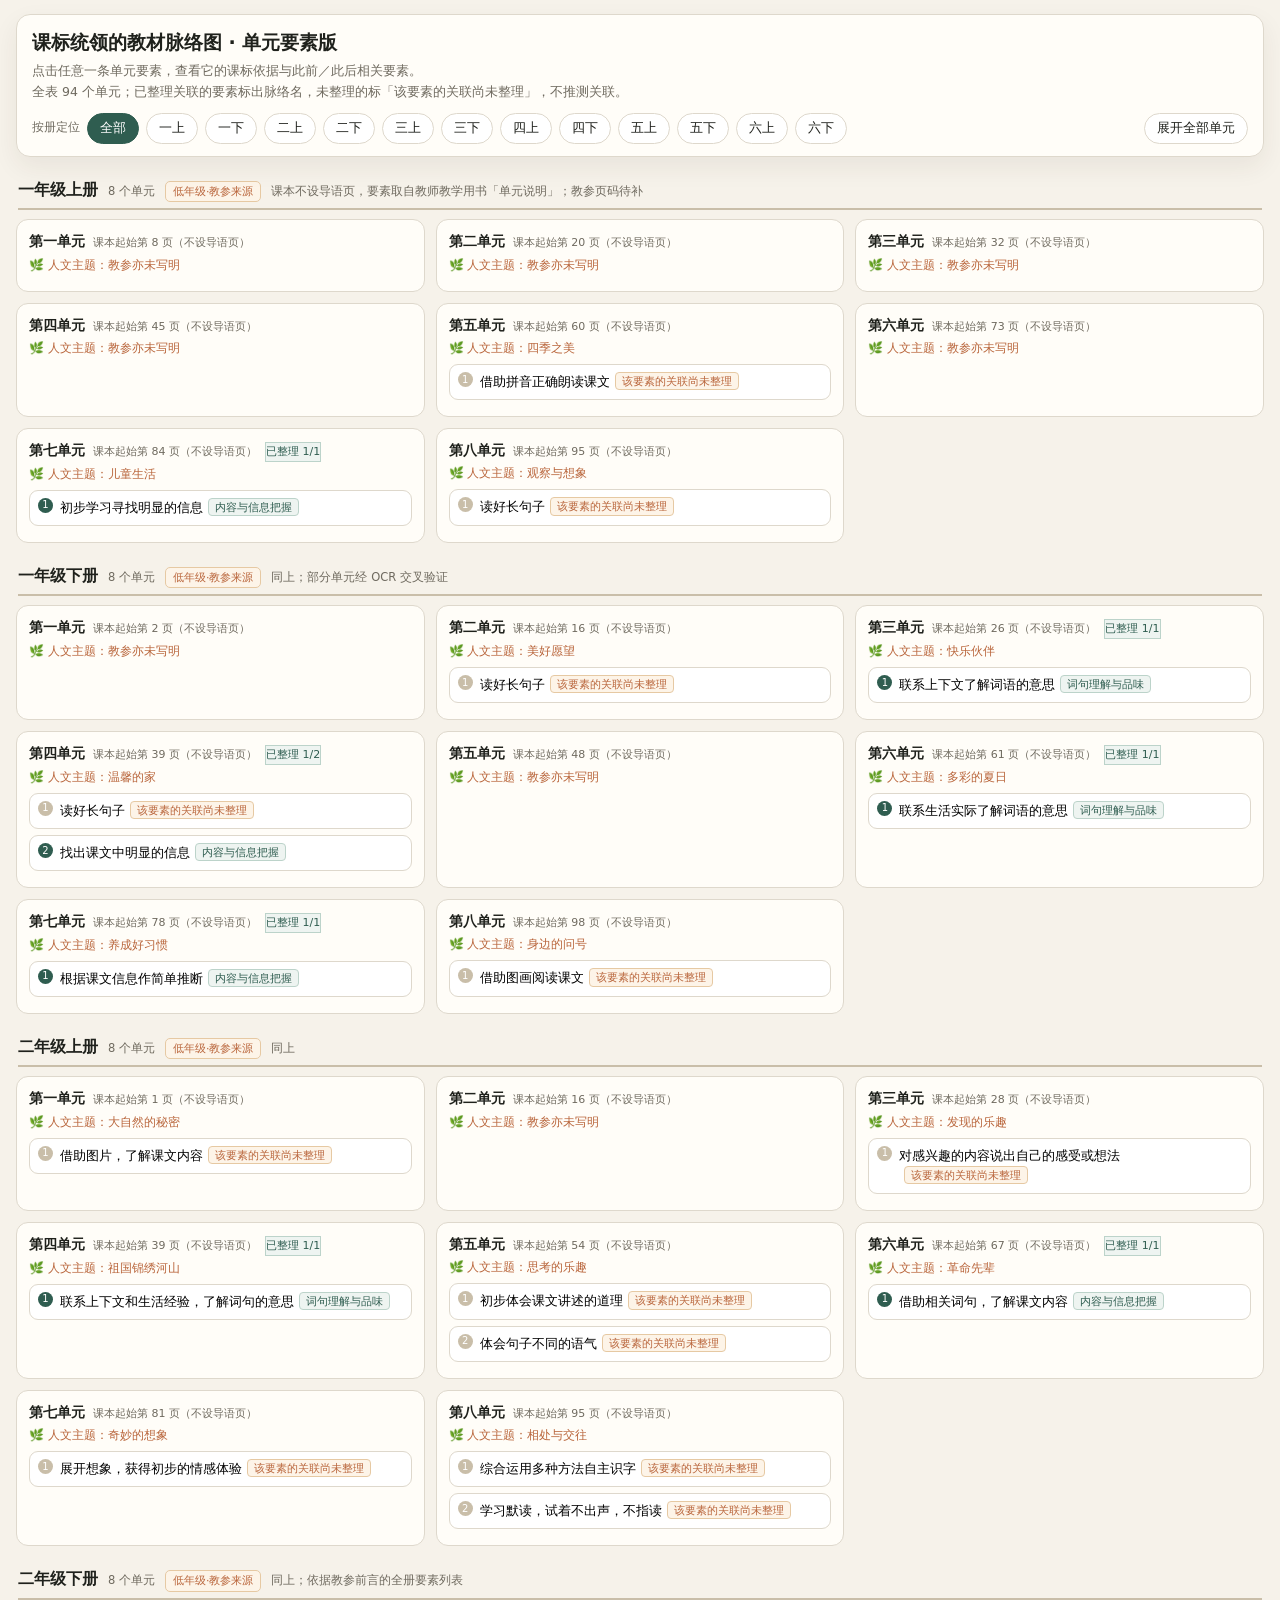
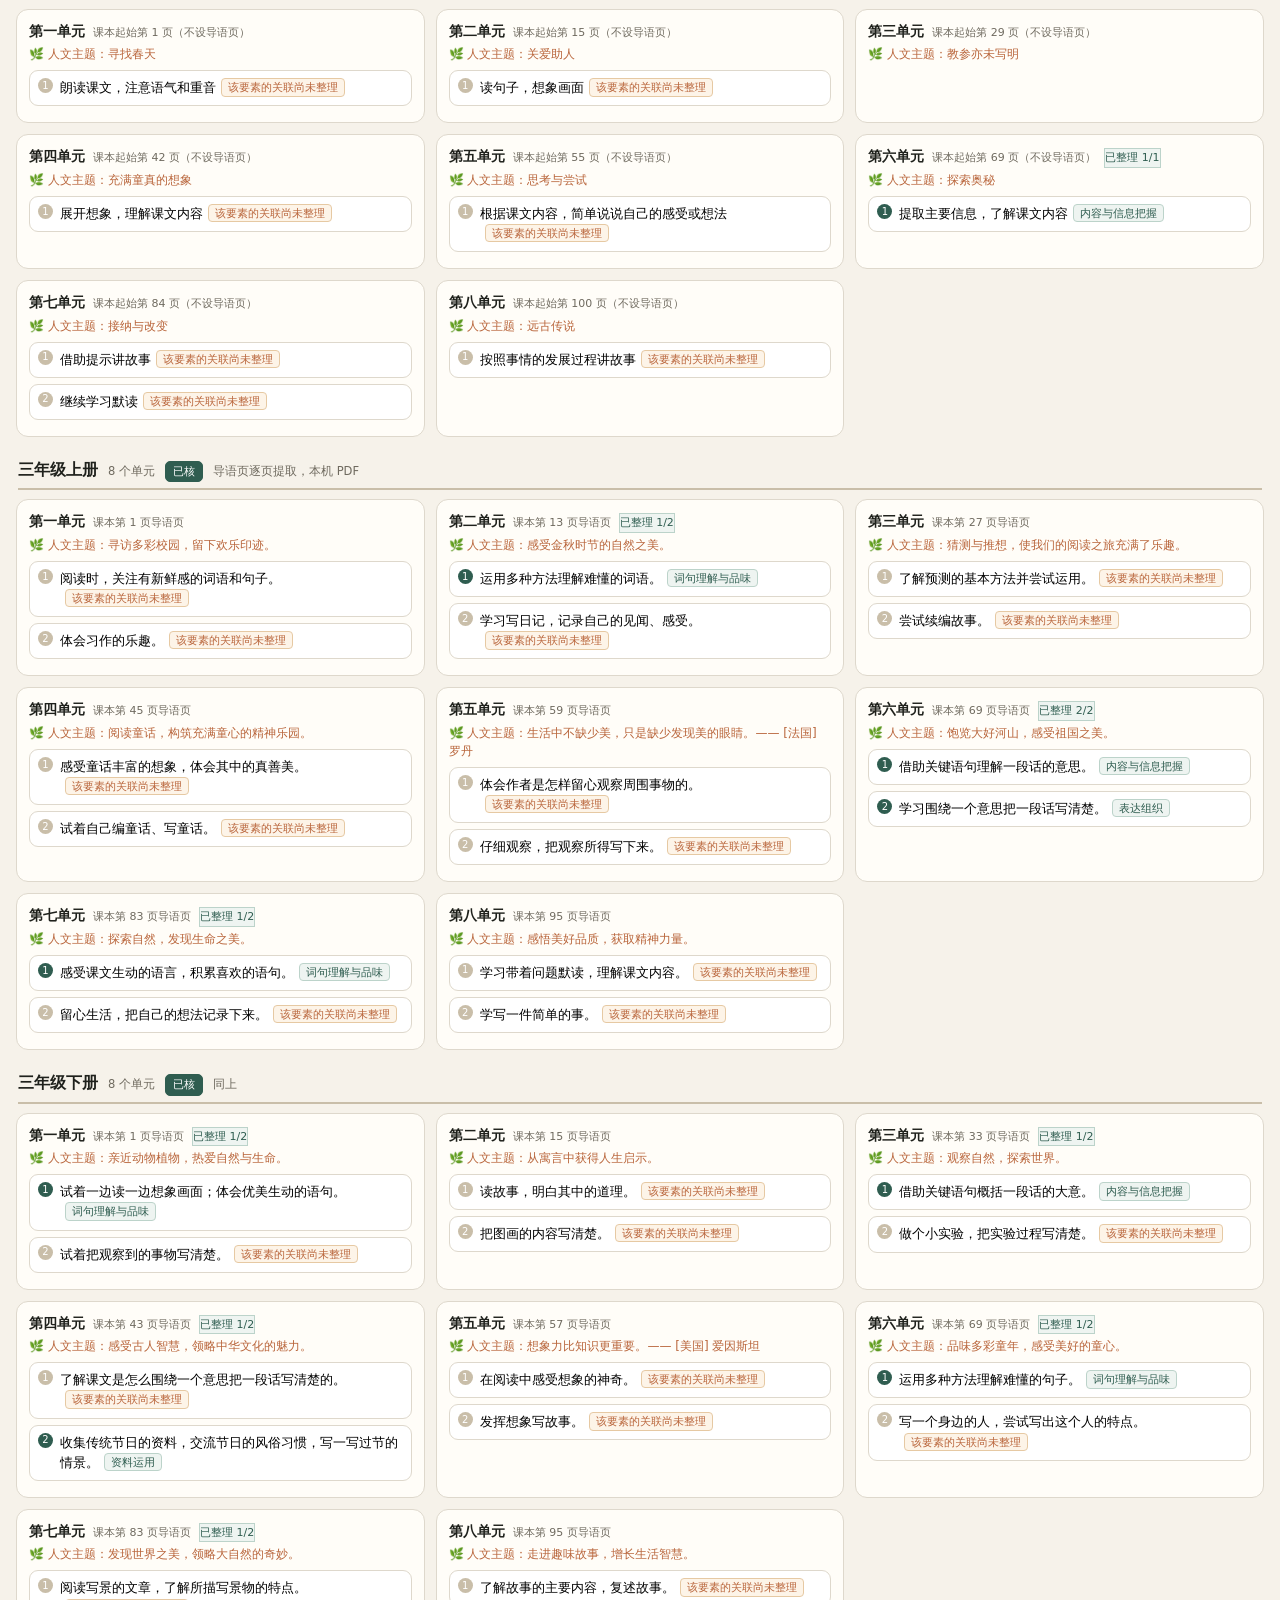
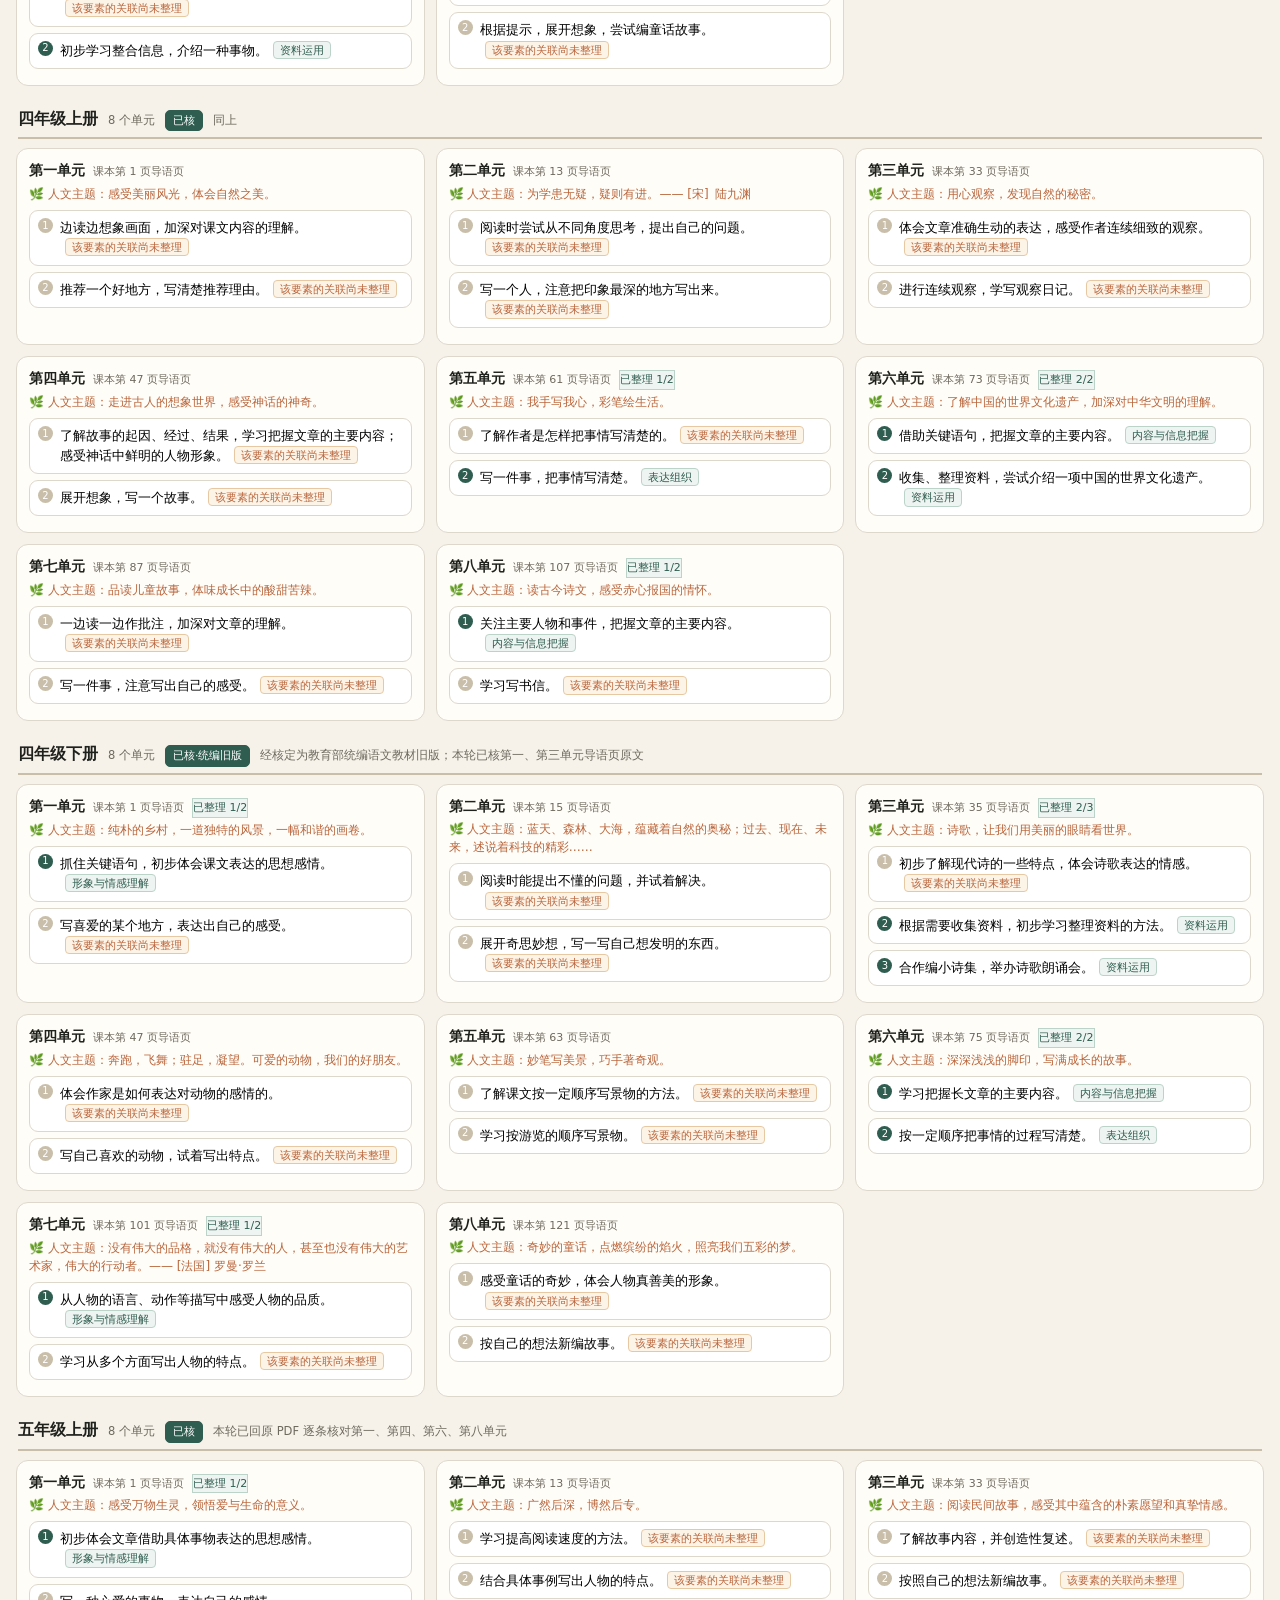
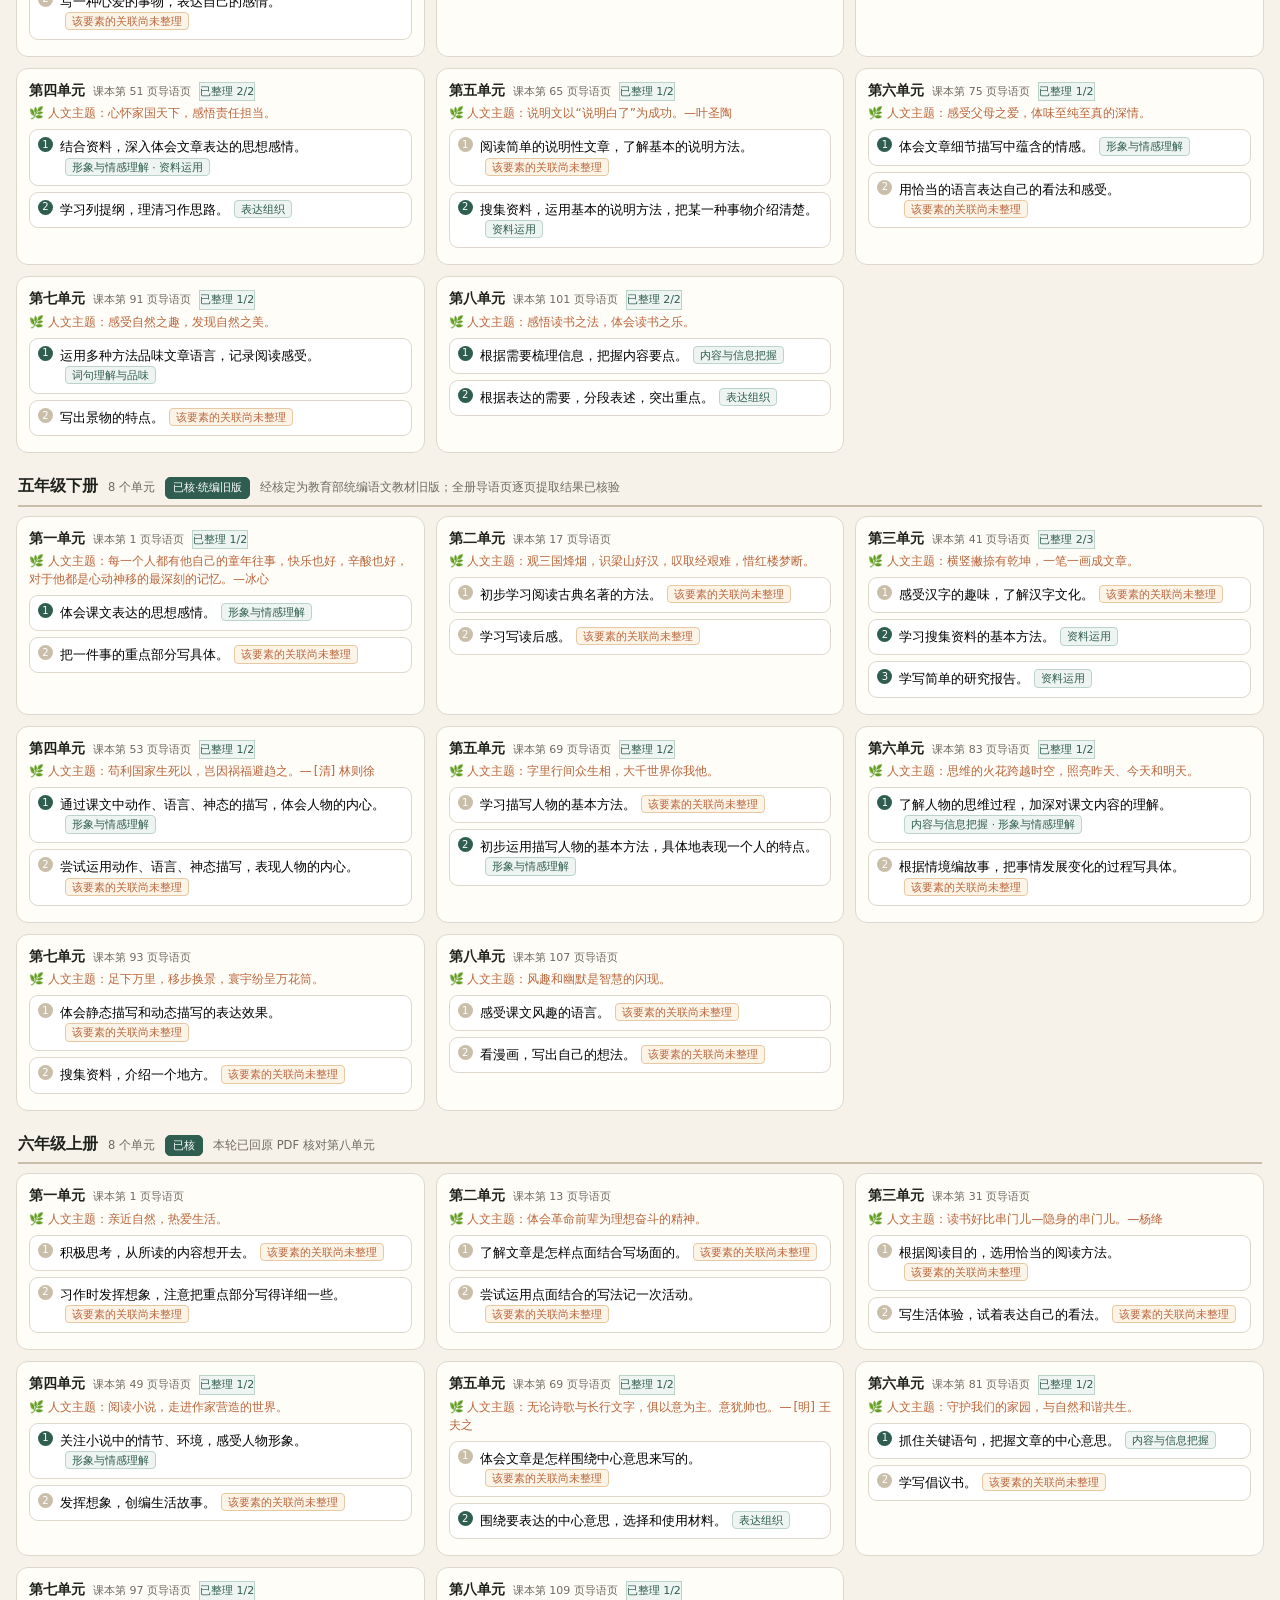
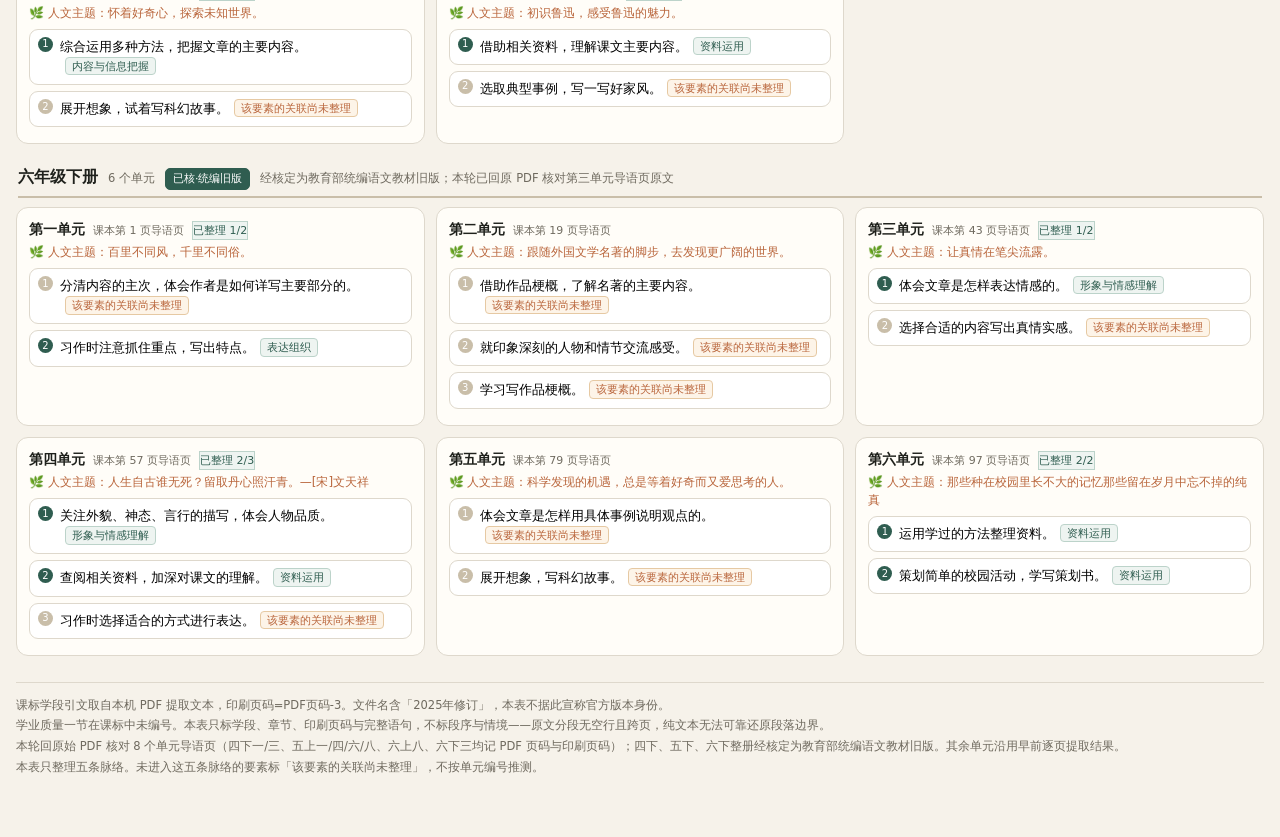
<file: 课标统领的教材脉络图_单元要素版.html>
<!doctype html>
<html lang="zh-CN">
<head>
<meta charset="utf-8" />
<meta name="viewport" content="width=device-width,initial-scale=1" />
<title>课标统领的教材脉络图 · 单元要素版</title>
<style>
:root{
  --bd:#ded8cc;--bd2:#c9bea9;--txt:#1f211c;--muted:#6f6a5f;--bg:#f6f2ea;--card:#fffdf8;
  --accent:#2f5d50;--accent2:#b9653b;--kbbg:#eef4f1;--kbbd:#bcd3ca;--qubg:#fdf4e8;--qubd:#e6c9a3;
}
*{box-sizing:border-box}
body{margin:0;background:var(--bg);color:var(--txt);
  font-family:system-ui,-apple-system,"Segoe UI","PingFang SC","Microsoft YaHei",sans-serif;
  font-size:14px;line-height:1.6}
.wrap{max-width:1400px;margin:0 auto;padding:14px 16px 60px}
/* ---------- 顶栏 ---------- */
.top{background:var(--card);border:1px solid var(--bd);border-radius:14px;padding:12px 15px;
  position:sticky;top:6px;z-index:30;box-shadow:0 10px 26px rgba(55,48,35,.07)}
.t1{font-size:19px;font-weight:800}
.t2{font-size:12.5px;color:var(--muted);margin-top:4px;line-height:1.65}
.tools{display:flex;gap:7px;margin-top:10px;flex-wrap:wrap;align-items:center}
.btn{border:1px solid var(--bd);background:#fff;color:var(--txt);font:inherit;font-size:13px;
  padding:6px 12px;border-radius:999px;cursor:pointer;line-height:1.3}
.btn:hover{border-color:var(--accent)}
.btn[aria-pressed="true"]{background:var(--accent);color:#fff;border-color:var(--accent)}
.btn.p{background:var(--accent);color:#fff;border-color:var(--accent)}
.spacer{flex:1 1 auto}
/* ---------- 第一层：全表 ---------- */
.volhead{display:flex;align-items:baseline;gap:10px;margin:20px 2px 9px;flex-wrap:wrap;
  padding-bottom:6px;border-bottom:2px solid var(--bd2)}
.volhead b{font-size:16px}
.volhead span{font-size:11.5px;color:var(--muted)}
.volhead .tagv{border:1px solid var(--bd2);border-radius:5px;padding:1px 7px;font-size:11px;background:#fff}
.volhead .tagv.ok{background:var(--accent);color:#fff;border-color:var(--accent)}
.volhead .tagv.todo{background:var(--qubg);color:var(--accent2);border-color:var(--qubd)}
.units{display:grid;grid-template-columns:repeat(auto-fill,minmax(320px,1fr));gap:11px}
.unit{background:var(--card);border:1px solid var(--bd);border-radius:12px;padding:10px 12px}
.unit h4{margin:0 0 3px;font-size:14px;display:flex;gap:8px;align-items:baseline;flex-wrap:wrap}
.unit h4 span{font-size:11px;color:var(--muted);font-weight:400}
.unit .theme{font-size:12px;color:var(--accent2);margin-bottom:7px;line-height:1.5}
.el{display:block;width:100%;text-align:left;border:1px solid var(--bd);background:#fff;
  border-radius:9px;padding:7px 9px;margin-bottom:6px;font:inherit;font-size:13px;cursor:pointer;
  line-height:1.55;position:relative;padding-left:30px}
.el:hover{border-color:var(--accent);box-shadow:0 3px 10px rgba(47,93,80,.10)}
.el .no{position:absolute;left:8px;top:7px;width:15px;height:15px;border-radius:50%;
  background:var(--bd2);color:#fff;font-size:10px;display:flex;align-items:center;justify-content:center}
.el.linked .no{background:var(--accent)}
.el .badge{display:inline-block;font-size:10.5px;padding:0 6px;border-radius:4px;margin-left:5px;
  border:1px solid var(--bd2);background:#fff;color:var(--muted);vertical-align:1px}
.el.linked .badge{background:var(--kbbg);color:var(--accent);border-color:var(--kbbd)}
.el .badge.todo{background:var(--qubg);color:var(--accent2);border-color:var(--qubd)}
/* ---------- 第二层：脉络图 ---------- */
#detail{display:none}
.crumb{font-size:13px;color:var(--muted);margin:14px 2px 10px}
.crumb button{border:0;background:none;color:var(--accent);font:inherit;cursor:pointer;
  text-decoration:underline;padding:0}
.kbzone{background:var(--card);border:1px solid var(--bd);border-radius:13px;padding:12px 14px;margin-bottom:12px}
.kbzone h3{margin:0 0 8px;font-size:14px}
.kbtabs{display:flex;gap:7px;margin-bottom:9px}
.kbcol{display:grid;grid-template-columns:1fr 1fr;gap:10px}
@media(max-width:860px){.kbcol{grid-template-columns:1fr}}
.kbitem{border:1px solid var(--kbbd);background:var(--kbbg);border-radius:10px;padding:9px 11px;
  font-size:13px;line-height:1.7;cursor:pointer}
.kbitem .ref{font-size:11px;color:var(--accent);font-weight:700;margin-bottom:3px}
.kbitem .short{color:var(--txt)}
.kbitem .full{display:none;margin-top:7px;padding-top:7px;border-top:1px dashed var(--kbbd)}
.kbitem.open .full{display:block}
.kbitem .lbl{font-size:10.5px;color:var(--accent2);border:1px solid var(--qubd);background:var(--qubg);
  border-radius:4px;padding:0 5px;margin-right:5px}
.pathtabs{display:flex;gap:7px;flex-wrap:wrap;margin:0 2px 10px}
.pathnote{font-size:12px;color:var(--muted);margin:0 2px 12px}
.board{display:grid;grid-template-columns:1fr 1.05fr 1fr;gap:12px;align-items:start}
@media(max-width:1000px){.board{grid-template-columns:1fr}}
.side{display:flex;flex-direction:column;gap:9px}
.sideh{font-size:12px;font-weight:700;color:var(--muted);letter-spacing:.4px;padding:0 4px}
.node{background:var(--card);border:1px solid var(--bd);border-radius:11px;padding:9px 11px;cursor:pointer}
.node:hover{border-color:var(--accent)}
.node .nh{display:flex;gap:8px;align-items:baseline;flex-wrap:wrap;margin-bottom:3px}
.node .nh b{font-size:13px;color:var(--accent)}
.node .nh span{font-size:11px;color:var(--muted)}
.node .sum{font-size:12.5px;color:var(--txt);line-height:1.55}
.node .sum i{font-style:normal;font-size:10.5px;color:var(--accent2);border:1px solid var(--qubd);
  background:var(--qubg);border-radius:4px;padding:0 5px;margin-right:5px}
.node .full{display:none;margin-top:7px;padding-top:7px;border-top:1px dashed var(--bd2);font-size:12.5px}
.node.open .full{display:block}
.node .full .row{margin-bottom:5px}
.node .full .k{color:var(--muted);font-size:11px}
.more{border:1px dashed var(--bd2);background:#fff;color:var(--muted);font:inherit;font-size:12px;
  padding:6px;border-radius:9px;cursor:pointer;width:100%}
.center{background:linear-gradient(180deg,#fffdf8,#f3f8f5);border:2px solid var(--accent);
  border-radius:14px;padding:14px 16px}
.center .ch{font-size:12px;color:var(--muted);margin-bottom:6px}
.center .ct{font-size:18px;line-height:1.65;font-weight:600;margin-bottom:9px}
.center .cm{font-size:12px;color:var(--muted);display:flex;gap:14px;flex-wrap:wrap}
.center .cnote{font-size:12px;color:var(--accent2);margin-top:9px;padding-top:8px;
  border-top:1px dashed var(--bd2)}
.arrowrow{display:flex;justify-content:space-between;color:var(--bd2);font-size:20px;padding:0 6px}
.lbl2{display:inline-block;font-size:10.5px;padding:0 6px;border-radius:4px;margin-right:5px;
  border:1px solid var(--bd2);background:#fff;color:var(--muted)}
.lbl2.src{background:var(--kbbg);color:var(--accent);border-color:var(--kbbd)}
.lbl2.jd{background:var(--qubg);color:var(--accent2);border-color:var(--qubd)}
.lbl2.todo{background:#fff;color:var(--accent2);border-color:var(--qubd)}
.legend{font-size:12px;color:var(--muted);margin:10px 2px;line-height:1.8}
.empty{background:var(--card);border:1px dashed var(--bd2);border-radius:11px;padding:14px;
  font-size:13px;color:var(--muted);line-height:1.7}
.foot{font-size:11.5px;color:var(--muted);margin-top:26px;line-height:1.8;
  border-top:1px solid var(--bd);padding-top:12px}

.unit .theme { font-size: 12px; color: var(--accent2); margin-bottom: 7px; line-height: 1.5; font-weight: 500; }
.center .theme-tag { display: inline-block; font-size: 11px; padding: 1px 7px; border-radius: 4px; background: var(--qubg); color: var(--accent2); border: 1px solid var(--qubd); margin-left: 6px; }
.source-tag { display: inline-block; font-size: 11px; padding: 1px 6px; border-radius: 4px; background: #eef4f1; color: var(--accent); border: 1px solid var(--kbbd); }
.same-unit-box { background: #fffcf5; border: 1px dashed var(--qubd); border-radius: 9px; padding: 8px 10px; margin-bottom: 9px; font-size: 12.5px; }

@media(max-width: 900px){
  #detail { display: flex; flex-direction: column; }
  #detail .crumb { order: 1; }
  #detail .center { order: 2; margin-bottom: 12px; box-shadow: 0 4px 14px rgba(47,93,80,.12); }
  #detail .pathtabs { order: 3; }
  #detail .pathnote { order: 4; }
  #detail .kbzone { order: 5; margin-bottom: 12px; }
  #detail .board { order: 6; display: flex; flex-direction: column; }
  #detail .board .side.pre-side { order: 1; }
  #detail .board .center { display: none; } /* 窄屏已在顶部显示 */
  #detail .board .side.post-side { order: 2; }
  #detail .legend { order: 7; }
}


.unit .theme { font-size: 12px; color: var(--accent2); margin-bottom: 7px; line-height: 1.5; font-weight: 500; }
.center .theme-tag { display: inline-block; font-size: 11px; padding: 1px 7px; border-radius: 4px; background: var(--qubg); color: var(--accent2); border: 1px solid var(--qubd); margin-left: 6px; }
.source-tag { display: inline-block; font-size: 11px; padding: 1px 6px; border-radius: 4px; background: #eef4f1; color: var(--accent); border: 1px solid var(--kbbd); }
.same-unit-box { background: #fffcf5; border: 1px dashed var(--qubd); border-radius: 9px; padding: 8px 10px; margin-bottom: 9px; font-size: 12.5px; }

.center-mobile { display: none; }
.center-desktop { display: block; }

@media(max-width: 900px){
  .center-mobile { display: block; margin-bottom: 12px; }
  .center-desktop { display: none; }
  .board { display: flex; flex-direction: column; gap: 12px; }
}

</style>
</head>
<body>
<div class="wrap">
  <div class="top">
    <div class="t1">课标统领的教材脉络图 · 单元要素版</div>
    <div class="t2" id="sub"></div>
    <div class="tools" id="tools"></div>
  </div>
  <div id="table"></div>
  <div id="detail"></div>
  <div class="foot" id="foot"></div>
</div>
<script>
const FULL = {"一上": "一年级上册", "一下": "一年级下册", "二上": "二年级上册", "二下": "二年级下册", "三上": "三年级上册", "三下": "三年级下册", "四上": "四年级上册", "四下": "四年级下册", "五上": "五年级上册", "五下": "五年级下册", "六上": "六年级上册", "六下": "六年级下册"};
const D = {"meta": {"title": "课标统领的教材脉络图 · 单元要素版", "built": "2026-10-05", "kbiaoSource": "义务教育语文课程标准日常修订版（2022年版2025年修订）_可搜索.pdf.txt", "kbiaoNote": "课标学段引文取自本机 PDF 提取文本，印刷页码=PDF页码-3。文件名含「2025年修订」，本表不据此宣称官方版本身份。", "qualityNote": "学业质量一节在课标中未编号。本表只标学段、章节、印刷页码与完整语句，不标段序与情境——原文分段无空行且跨页，纯文本无法可靠还原段落边界。", "verifyNote": "本轮回原始 PDF 核对 8 个单元导语页（四下一/三、五上一/四/六/八、六上八、六下三均记 PDF 页码与印刷页码）；四下、五下、六下整册经核定为教育部统编语文教材旧版。其余单元沿用早前逐页提取结果。", "scopeNote": "本表只整理五条脉络。未进入这五条脉络的要素标「该要素的关联尚未整理」，不按单元编号推测。"}, "units": {"一上-一": {"id": "一上-一", "vol": "一上", "volName": "一年级上册", "unit": "一", "xueduan": 1, "page": 8, "theme": "", "quote": "", "人文主题": "教参亦未写明", "elements": []}, "一上-二": {"id": "一上-二", "vol": "一上", "volName": "一年级上册", "unit": "二", "xueduan": 1, "page": 20, "theme": "", "quote": "", "人文主题": "教参亦未写明", "elements": []}, "一上-三": {"id": "一上-三", "vol": "一上", "volName": "一年级上册", "unit": "三", "xueduan": 1, "page": 32, "theme": "", "quote": "", "人文主题": "教参亦未写明", "elements": []}, "一上-四": {"id": "一上-四", "vol": "一上", "volName": "一年级上册", "unit": "四", "xueduan": 1, "page": 45, "theme": "", "quote": "", "人文主题": "教参亦未写明", "elements": []}, "一上-五": {"id": "一上-五", "vol": "一上", "volName": "一年级上册", "unit": "五", "xueduan": 1, "page": 60, "theme": "四季之美", "quote": "", "人文主题": "四季之美", "elements": [{"eid": "一上-五-1", "seq": 1, "text": "借助拼音正确朗读课文", "orient": "阅读取向", "orientNote": "教研判断，非教材官方分类"}]}, "一上-六": {"id": "一上-六", "vol": "一上", "volName": "一年级上册", "unit": "六", "xueduan": 1, "page": 73, "theme": "", "quote": "", "人文主题": "教参亦未写明", "elements": []}, "一上-七": {"id": "一上-七", "vol": "一上", "volName": "一年级上册", "unit": "七", "xueduan": 1, "page": 84, "theme": "儿童生活", "quote": "", "人文主题": "儿童生活", "elements": [{"eid": "一上-七-1", "seq": 1, "text": "初步学习寻找明显的信息", "orient": "阅读取向", "orientNote": "教研判断，非教材官方分类"}]}, "一上-八": {"id": "一上-八", "vol": "一上", "volName": "一年级上册", "unit": "八", "xueduan": 1, "page": 95, "theme": "观察与想象", "quote": "", "人文主题": "观察与想象", "elements": [{"eid": "一上-八-1", "seq": 1, "text": "读好长句子", "orient": "阅读取向", "orientNote": "教研判断，非教材官方分类"}]}, "一下-一": {"id": "一下-一", "vol": "一下", "volName": "一年级下册", "unit": "一", "xueduan": 1, "page": 2, "theme": "", "quote": "", "人文主题": "教参亦未写明", "elements": []}, "一下-二": {"id": "一下-二", "vol": "一下", "volName": "一年级下册", "unit": "二", "xueduan": 1, "page": 16, "theme": "美好愿望", "quote": "", "人文主题": "美好愿望", "elements": [{"eid": "一下-二-1", "seq": 1, "text": "读好长句子", "orient": "阅读取向", "orientNote": "教研判断，非教材官方分类"}]}, "一下-三": {"id": "一下-三", "vol": "一下", "volName": "一年级下册", "unit": "三", "xueduan": 1, "page": 26, "theme": "快乐伙伴", "quote": "", "人文主题": "快乐伙伴", "elements": [{"eid": "一下-三-1", "seq": 1, "text": "联系上下文了解词语的意思", "orient": "阅读取向", "orientNote": "教研判断，非教材官方分类"}]}, "一下-四": {"id": "一下-四", "vol": "一下", "volName": "一年级下册", "unit": "四", "xueduan": 1, "page": 39, "theme": "温馨的家", "quote": "", "人文主题": "温馨的家", "elements": [{"eid": "一下-四-1", "seq": 1, "text": "读好长句子", "orient": "阅读取向", "orientNote": "教研判断，非教材官方分类"}, {"eid": "一下-四-2", "seq": 2, "text": "找出课文中明显的信息", "orient": "阅读取向", "orientNote": "教研判断，非教材官方分类"}]}, "一下-五": {"id": "一下-五", "vol": "一下", "volName": "一年级下册", "unit": "五", "xueduan": 1, "page": 48, "theme": "", "quote": "", "人文主题": "教参亦未写明", "elements": []}, "一下-六": {"id": "一下-六", "vol": "一下", "volName": "一年级下册", "unit": "六", "xueduan": 1, "page": 61, "theme": "多彩的夏日", "quote": "", "人文主题": "多彩的夏日", "elements": [{"eid": "一下-六-1", "seq": 1, "text": "联系生活实际了解词语的意思", "orient": "阅读取向", "orientNote": "教研判断，非教材官方分类"}]}, "一下-七": {"id": "一下-七", "vol": "一下", "volName": "一年级下册", "unit": "七", "xueduan": 1, "page": 78, "theme": "养成好习惯", "quote": "", "人文主题": "养成好习惯", "elements": [{"eid": "一下-七-1", "seq": 1, "text": "根据课文信息作简单推断", "orient": "阅读取向", "orientNote": "教研判断，非教材官方分类"}]}, "一下-八": {"id": "一下-八", "vol": "一下", "volName": "一年级下册", "unit": "八", "xueduan": 1, "page": 98, "theme": "身边的问号", "quote": "", "人文主题": "身边的问号", "elements": [{"eid": "一下-八-1", "seq": 1, "text": "借助图画阅读课文", "orient": "阅读取向", "orientNote": "教研判断，非教材官方分类"}]}, "二上-一": {"id": "二上-一", "vol": "二上", "volName": "二年级上册", "unit": "一", "xueduan": 1, "page": 1, "theme": "大自然的秘密", "quote": "", "人文主题": "大自然的秘密", "elements": [{"eid": "二上-一-1", "seq": 1, "text": "借助图片，了解课文内容", "orient": "阅读取向", "orientNote": "教研判断，非教材官方分类"}]}, "二上-二": {"id": "二上-二", "vol": "二上", "volName": "二年级上册", "unit": "二", "xueduan": 1, "page": 16, "theme": "", "quote": "", "人文主题": "教参亦未写明", "elements": []}, "二上-三": {"id": "二上-三", "vol": "二上", "volName": "二年级上册", "unit": "三", "xueduan": 1, "page": 28, "theme": "发现的乐趣", "quote": "", "人文主题": "发现的乐趣", "elements": [{"eid": "二上-三-1", "seq": 1, "text": "对感兴趣的内容说出自己的感受或想法", "orient": "阅读取向", "orientNote": "教研判断，非教材官方分类"}]}, "二上-四": {"id": "二上-四", "vol": "二上", "volName": "二年级上册", "unit": "四", "xueduan": 1, "page": 39, "theme": "祖国锦绣河山", "quote": "", "人文主题": "祖国锦绣河山", "elements": [{"eid": "二上-四-1", "seq": 1, "text": "联系上下文和生活经验，了解词句的意思", "orient": "阅读取向", "orientNote": "教研判断，非教材官方分类"}]}, "二上-五": {"id": "二上-五", "vol": "二上", "volName": "二年级上册", "unit": "五", "xueduan": 1, "page": 54, "theme": "思考的乐趣", "quote": "", "人文主题": "思考的乐趣", "elements": [{"eid": "二上-五-1", "seq": 1, "text": "初步体会课文讲述的道理", "orient": "阅读取向", "orientNote": "教研判断，非教材官方分类"}, {"eid": "二上-五-2", "seq": 2, "text": "体会句子不同的语气", "orient": "阅读取向", "orientNote": "教研判断，非教材官方分类"}]}, "二上-六": {"id": "二上-六", "vol": "二上", "volName": "二年级上册", "unit": "六", "xueduan": 1, "page": 67, "theme": "革命先辈", "quote": "", "人文主题": "革命先辈", "elements": [{"eid": "二上-六-1", "seq": 1, "text": "借助相关词句，了解课文内容", "orient": "阅读取向", "orientNote": "教研判断，非教材官方分类"}]}, "二上-七": {"id": "二上-七", "vol": "二上", "volName": "二年级上册", "unit": "七", "xueduan": 1, "page": 81, "theme": "奇妙的想象", "quote": "", "人文主题": "奇妙的想象", "elements": [{"eid": "二上-七-1", "seq": 1, "text": "展开想象，获得初步的情感体验", "orient": "阅读取向", "orientNote": "教研判断，非教材官方分类"}]}, "二上-八": {"id": "二上-八", "vol": "二上", "volName": "二年级上册", "unit": "八", "xueduan": 1, "page": 95, "theme": "相处与交往", "quote": "", "人文主题": "相处与交往", "elements": [{"eid": "二上-八-1", "seq": 1, "text": "综合运用多种方法自主识字", "orient": "识字与写字", "orientNote": "教研判断，非教材官方分类"}, {"eid": "二上-八-2", "seq": 2, "text": "学习默读，试着不出声，不指读", "orient": "阅读取向", "orientNote": "教研判断，非教材官方分类"}]}, "二下-一": {"id": "二下-一", "vol": "二下", "volName": "二年级下册", "unit": "一", "xueduan": 1, "page": 1, "theme": "寻找春天", "quote": "", "人文主题": "寻找春天", "elements": [{"eid": "二下-一-1", "seq": 1, "text": "朗读课文，注意语气和重音", "orient": "阅读取向", "orientNote": "教研判断，非教材官方分类"}]}, "二下-二": {"id": "二下-二", "vol": "二下", "volName": "二年级下册", "unit": "二", "xueduan": 1, "page": 15, "theme": "关爱助人", "quote": "", "人文主题": "关爱助人", "elements": [{"eid": "二下-二-1", "seq": 1, "text": "读句子，想象画面", "orient": "阅读取向", "orientNote": "教研判断，非教材官方分类"}]}, "二下-三": {"id": "二下-三", "vol": "二下", "volName": "二年级下册", "unit": "三", "xueduan": 1, "page": 29, "theme": "", "quote": "", "人文主题": "教参亦未写明", "elements": []}, "二下-四": {"id": "二下-四", "vol": "二下", "volName": "二年级下册", "unit": "四", "xueduan": 1, "page": 42, "theme": "充满童真的想象", "quote": "", "人文主题": "充满童真的想象", "elements": [{"eid": "二下-四-1", "seq": 1, "text": "展开想象，理解课文内容", "orient": "阅读取向", "orientNote": "教研判断，非教材官方分类"}]}, "二下-五": {"id": "二下-五", "vol": "二下", "volName": "二年级下册", "unit": "五", "xueduan": 1, "page": 55, "theme": "思考与尝试", "quote": "", "人文主题": "思考与尝试", "elements": [{"eid": "二下-五-1", "seq": 1, "text": "根据课文内容，简单说说自己的感受或想法", "orient": "阅读取向", "orientNote": "教研判断，非教材官方分类"}]}, "二下-六": {"id": "二下-六", "vol": "二下", "volName": "二年级下册", "unit": "六", "xueduan": 1, "page": 69, "theme": "探索奥秘", "quote": "", "人文主题": "探索奥秘", "elements": [{"eid": "二下-六-1", "seq": 1, "text": "提取主要信息，了解课文内容", "orient": "阅读取向", "orientNote": "教研判断，非教材官方分类"}]}, "二下-七": {"id": "二下-七", "vol": "二下", "volName": "二年级下册", "unit": "七", "xueduan": 1, "page": 84, "theme": "接纳与改变", "quote": "", "人文主题": "接纳与改变", "elements": [{"eid": "二下-七-1", "seq": 1, "text": "借助提示讲故事", "orient": "阅读取向", "orientNote": "教研判断，非教材官方分类"}, {"eid": "二下-七-2", "seq": 2, "text": "继续学习默读", "orient": "阅读取向", "orientNote": "教研判断，非教材官方分类"}]}, "二下-八": {"id": "二下-八", "vol": "二下", "volName": "二年级下册", "unit": "八", "xueduan": 1, "page": 100, "theme": "远古传说", "quote": "", "人文主题": "远古传说", "elements": [{"eid": "二下-八-1", "seq": 1, "text": "按照事情的发展过程讲故事", "orient": "阅读取向", "orientNote": "教研判断，非教材官方分类"}]}, "三上-一": {"id": "三上-一", "vol": "三上", "volName": "三年级上册", "unit": "一", "xueduan": 2, "page": 1, "theme": "寻访多彩校园，留下欢乐印迹。", "quote": "", "引语": "美丽的校园，成长的摇篮，梦想启航的地方。", "人文主题": "寻访多彩校园，留下欢乐印迹。", "elements": [{"eid": "三上-一-1", "seq": 1, "text": "阅读时，关注有新鲜感的词语和句子。", "orient": "阅读取向", "orientNote": "教研判断，非教材官方分类"}, {"eid": "三上-一-2", "seq": 2, "text": "体会习作的乐趣。", "orient": "表达取向", "orientNote": "教研判断，非教材官方分类"}]}, "三上-二": {"id": "三上-二", "vol": "三上", "volName": "三年级上册", "unit": "二", "xueduan": 2, "page": 13, "theme": "感受金秋时节的自然之美。", "quote": "", "引语": "金秋的阳光，洒在树叶上，洒在花瓣上，也洒在我们的心上。", "人文主题": "感受金秋时节的自然之美。", "elements": [{"eid": "三上-二-1", "seq": 1, "text": "运用多种方法理解难懂的词语。", "orient": "阅读取向", "orientNote": "教研判断，非教材官方分类"}, {"eid": "三上-二-2", "seq": 2, "text": "学习写日记，记录自己的见闻、感受。", "orient": "表达取向", "orientNote": "教研判断，非教材官方分类"}]}, "三上-三": {"id": "三上-三", "vol": "三上", "volName": "三年级上册", "unit": "三", "xueduan": 2, "page": 27, "theme": "猜测与推想，使我们的阅读之旅充满了乐趣。", "quote": "", "人文主题": "猜测与推想，使我们的阅读之旅充满了乐趣。", "elements": [{"eid": "三上-三-1", "seq": 1, "text": "了解预测的基本方法并尝试运用。", "orient": "阅读取向", "orientNote": "教研判断，非教材官方分类"}, {"eid": "三上-三-2", "seq": 2, "text": "尝试续编故事。", "orient": "表达取向", "orientNote": "教研判断，非教材官方分类"}]}, "三上-四": {"id": "三上-四", "vol": "三上", "volName": "三年级上册", "unit": "四", "xueduan": 2, "page": 45, "theme": "阅读童话，构筑充满童心的精神乐园。", "quote": "", "引语": "乘着想象的翅膀，游历奇妙的童话王国，看花儿跳舞，听星星歌唱。", "人文主题": "阅读童话，构筑充满童心的精神乐园。", "elements": [{"eid": "三上-四-1", "seq": 1, "text": "感受童话丰富的想象，体会其中的真善美。", "orient": "阅读取向", "orientNote": "教研判断，非教材官方分类"}, {"eid": "三上-四-2", "seq": 2, "text": "试着自己编童话、写童话。", "orient": "表达取向", "orientNote": "教研判断，非教材官方分类"}]}, "三上-五": {"id": "三上-五", "vol": "三上", "volName": "三年级上册", "unit": "五", "xueduan": 2, "page": 59, "theme": "生活中不缺少美，只是缺少发现美的眼睛。—— [法国] 罗丹", "quote": "", "人文主题": "生活中不缺少美，只是缺少发现美的眼睛。—— [法国] 罗丹", "elements": [{"eid": "三上-五-1", "seq": 1, "text": "体会作者是怎样留心观察周围事物的。", "orient": "阅读取向", "orientNote": "教研判断，非教材官方分类"}, {"eid": "三上-五-2", "seq": 2, "text": "仔细观察，把观察所得写下来。", "orient": "表达取向", "orientNote": "教研判断，非教材官方分类"}]}, "三上-六": {"id": "三上-六", "vol": "三上", "volName": "三年级上册", "unit": "六", "xueduan": 2, "page": 69, "theme": "饱览大好河山，感受祖国之美。", "quote": "", "引语": "祖国，我爱你。我爱你壮美的山河，我爱你每一寸土地。", "人文主题": "饱览大好河山，感受祖国之美。", "elements": [{"eid": "三上-六-1", "seq": 1, "text": "借助关键语句理解一段话的意思。", "orient": "阅读取向", "orientNote": "教研判断，非教材官方分类"}, {"eid": "三上-六-2", "seq": 2, "text": "学习围绕一个意思把一段话写清楚。", "orient": "表达取向", "orientNote": "教研判断，非教材官方分类"}]}, "三上-七": {"id": "三上-七", "vol": "三上", "volName": "三年级上册", "unit": "七", "xueduan": 2, "page": 83, "theme": "探索自然，发现生命之美。", "quote": "", "引语": "大自然赐给我们许多珍贵的礼物，你发现了吗？", "人文主题": "探索自然，发现生命之美。", "elements": [{"eid": "三上-七-1", "seq": 1, "text": "感受课文生动的语言，积累喜欢的语句。", "orient": "阅读取向", "orientNote": "教研判断，非教材官方分类"}, {"eid": "三上-七-2", "seq": 2, "text": "留心生活，把自己的想法记录下来。", "orient": "表达取向", "orientNote": "教研判断，非教材官方分类"}]}, "三上-八": {"id": "三上-八", "vol": "三上", "volName": "三年级上册", "unit": "八", "xueduan": 2, "page": 95, "theme": "感悟美好品质，获取精神力量。", "quote": "", "引语": "美好的品质，犹如温暖的阳光，带给我们希望和力量。", "人文主题": "感悟美好品质，获取精神力量。", "elements": [{"eid": "三上-八-1", "seq": 1, "text": "学习带着问题默读，理解课文内容。", "orient": "阅读取向", "orientNote": "教研判断，非教材官方分类"}, {"eid": "三上-八-2", "seq": 2, "text": "学写一件简单的事。", "orient": "表达取向", "orientNote": "教研判断，非教材官方分类"}]}, "三下-一": {"id": "三下-一", "vol": "三下", "volName": "三年级下册", "unit": "一", "xueduan": 2, "page": 1, "theme": "亲近动物植物，热爱自然与生命。", "quote": "", "引语": "鸟儿在空中翱翔，蝴蝶在花间嬉戏……大自然中，处处有可爱的生灵。", "人文主题": "亲近动物植物，热爱自然与生命。", "elements": [{"eid": "三下-一-1", "seq": 1, "text": "试着一边读一边想象画面；体会优美生动的语句。", "orient": "阅读取向", "orientNote": "教研判断，非教材官方分类"}, {"eid": "三下-一-2", "seq": 2, "text": "试着把观察到的事物写清楚。", "orient": "表达取向", "orientNote": "教研判断，非教材官方分类"}]}, "三下-二": {"id": "三下-二", "vol": "三下", "volName": "三年级下册", "unit": "二", "xueduan": 2, "page": 15, "theme": "从寓言中获得人生启示。", "quote": "", "引语": "寓言是生活的一面镜子。", "人文主题": "从寓言中获得人生启示。", "elements": [{"eid": "三下-二-1", "seq": 1, "text": "读故事，明白其中的道理。", "orient": "阅读取向", "orientNote": "教研判断，非教材官方分类"}, {"eid": "三下-二-2", "seq": 2, "text": "把图画的内容写清楚。", "orient": "表达取向", "orientNote": "教研判断，非教材官方分类"}]}, "三下-三": {"id": "三下-三", "vol": "三下", "volName": "三年级下册", "unit": "三", "xueduan": 2, "page": 33, "theme": "观察自然，探索世界。", "quote": "", "引语": "看，花儿在悄悄绽放；听，虫儿在窃窃私语……自然界如此奇妙，留心观察，会有新的发现。", "人文主题": "观察自然，探索世界。", "elements": [{"eid": "三下-三-1", "seq": 1, "text": "借助关键语句概括一段话的大意。", "orient": "阅读取向", "orientNote": "教研判断，非教材官方分类"}, {"eid": "三下-三-2", "seq": 2, "text": "做个小实验，把实验过程写清楚。", "orient": "表达取向", "orientNote": "教研判断，非教材官方分类"}]}, "三下-四": {"id": "三下-四", "vol": "三下", "volName": "三年级下册", "unit": "四", "xueduan": 2, "page": 43, "theme": "感受古人智慧，领略中华文化的魅力。", "quote": "", "引语": "中华优秀传统文化，是中华民族的根和魂。", "人文主题": "感受古人智慧，领略中华文化的魅力。", "elements": [{"eid": "三下-四-1", "seq": 1, "text": "了解课文是怎么围绕一个意思把一段话写清楚的。", "orient": "阅读取向", "orientNote": "教研判断，非教材官方分类"}, {"eid": "三下-四-2", "seq": 2, "text": "收集传统节日的资料，交流节日的风俗习惯，写一写过节的情景。", "orient": "表达取向", "orientNote": "教研判断，非教材官方分类"}]}, "三下-五": {"id": "三下-五", "vol": "三下", "volName": "三年级下册", "unit": "五", "xueduan": 2, "page": 57, "theme": "想象力比知识更重要。—— [美国] 爱因斯坦", "quote": "", "人文主题": "想象力比知识更重要。—— [美国] 爱因斯坦", "elements": [{"eid": "三下-五-1", "seq": 1, "text": "在阅读中感受想象的神奇。", "orient": "阅读取向", "orientNote": "教研判断，非教材官方分类"}, {"eid": "三下-五-2", "seq": 2, "text": "发挥想象写故事。", "orient": "表达取向", "orientNote": "教研判断，非教材官方分类"}]}, "三下-六": {"id": "三下-六", "vol": "三下", "volName": "三年级下册", "unit": "六", "xueduan": 2, "page": 69, "theme": "品味多彩童年，感受美好的童心。", "quote": "", "引语": "在童年的百花园里，我们看到了真善美。", "人文主题": "品味多彩童年，感受美好的童心。", "elements": [{"eid": "三下-六-1", "seq": 1, "text": "运用多种方法理解难懂的句子。", "orient": "阅读取向", "orientNote": "教研判断，非教材官方分类"}, {"eid": "三下-六-2", "seq": 2, "text": "写一个身边的人，尝试写出这个人的特点。", "orient": "表达取向", "orientNote": "教研判断，非教材官方分类"}]}, "三下-七": {"id": "三下-七", "vol": "三下", "volName": "三年级下册", "unit": "七", "xueduan": 2, "page": 83, "theme": "发现世界之美，领略大自然的奇妙。", "quote": "", "引语": "天地间隐藏着无穷无尽的奥秘，等待我们去发现。", "人文主题": "发现世界之美，领略大自然的奇妙。", "elements": [{"eid": "三下-七-1", "seq": 1, "text": "阅读写景的文章，了解所描写景物的特点。", "orient": "阅读取向", "orientNote": "教研判断，非教材官方分类"}, {"eid": "三下-七-2", "seq": 2, "text": "初步学习整合信息，介绍一种事物。", "orient": "表达取向", "orientNote": "教研判断，非教材官方分类"}]}, "三下-八": {"id": "三下-八", "vol": "三下", "volName": "三年级下册", "unit": "八", "xueduan": 2, "page": 95, "theme": "走进趣味故事，增长生活智慧。", "quote": "", "引语": "有趣的故事，留下的不仅是开心的笑声，还有许多的思考。", "人文主题": "走进趣味故事，增长生活智慧。", "elements": [{"eid": "三下-八-1", "seq": 1, "text": "了解故事的主要内容，复述故事。", "orient": "阅读取向", "orientNote": "教研判断，非教材官方分类"}, {"eid": "三下-八-2", "seq": 2, "text": "根据提示，展开想象，尝试编童话故事。", "orient": "表达取向", "orientNote": "教研判断，非教材官方分类"}]}, "四上-一": {"id": "四上-一", "vol": "四上", "volName": "四年级上册", "unit": "一", "xueduan": 2, "page": 1, "theme": "感受美丽风光，体会自然之美。", "quote": "", "引语": "江流天地外，山色有无中。—— [唐] 王维", "人文主题": "感受美丽风光，体会自然之美。", "elements": [{"eid": "四上-一-1", "seq": 1, "text": "边读边想象画面，加深对课文内容的理解。", "orient": "阅读取向", "orientNote": "教研判断，非教材官方分类"}, {"eid": "四上-一-2", "seq": 2, "text": "推荐一个好地方，写清楚推荐理由。", "orient": "表达取向", "orientNote": "教研判断，非教材官方分类"}]}, "四上-二": {"id": "四上-二", "vol": "四上", "volName": "四年级上册", "unit": "二", "xueduan": 2, "page": 13, "theme": "为学患无疑，疑则有进。—— [宋] 陆九渊", "quote": "", "人文主题": "为学患无疑，疑则有进。—— [宋] 陆九渊", "elements": [{"eid": "四上-二-1", "seq": 1, "text": "阅读时尝试从不同角度思考，提出自己的问题。", "orient": "阅读取向", "orientNote": "教研判断，非教材官方分类"}, {"eid": "四上-二-2", "seq": 2, "text": "写一个人，注意把印象最深的地方写出来。", "orient": "表达取向", "orientNote": "教研判断，非教材官方分类"}]}, "四上-三": {"id": "四上-三", "vol": "四上", "volName": "四年级上册", "unit": "三", "xueduan": 2, "page": 33, "theme": "用心观察，发现自然的秘密。", "quote": "", "引语": "处处留心皆学问。", "人文主题": "用心观察，发现自然的秘密。", "elements": [{"eid": "四上-三-1", "seq": 1, "text": "体会文章准确生动的表达，感受作者连续细致的观察。", "orient": "阅读取向", "orientNote": "教研判断，非教材官方分类"}, {"eid": "四上-三-2", "seq": 2, "text": "进行连续观察，学写观察日记。", "orient": "表达取向", "orientNote": "教研判断，非教材官方分类"}]}, "四上-四": {"id": "四上-四", "vol": "四上", "volName": "四年级上册", "unit": "四", "xueduan": 2, "page": 47, "theme": "走进古人的想象世界，感受神话的神奇。", "quote": "", "引语": "神话，永久的魅力，人类童年时代飞腾的幻想。", "人文主题": "走进古人的想象世界，感受神话的神奇。", "elements": [{"eid": "四上-四-1", "seq": 1, "text": "了解故事的起因、经过、结果，学习把握文章的主要内容；感受神话中鲜明的人物形象。", "orient": "阅读取向", "orientNote": "教研判断，非教材官方分类"}, {"eid": "四上-四-2", "seq": 2, "text": "展开想象，写一个故事。", "orient": "表达取向", "orientNote": "教研判断，非教材官方分类"}]}, "四上-五": {"id": "四上-五", "vol": "四上", "volName": "四年级上册", "unit": "五", "xueduan": 2, "page": 61, "theme": "我手写我心，彩笔绘生活。", "quote": "", "人文主题": "我手写我心，彩笔绘生活。", "elements": [{"eid": "四上-五-1", "seq": 1, "text": "了解作者是怎样把事情写清楚的。", "orient": "阅读取向", "orientNote": "教研判断，非教材官方分类"}, {"eid": "四上-五-2", "seq": 2, "text": "写一件事，把事情写清楚。", "orient": "表达取向", "orientNote": "教研判断，非教材官方分类"}]}, "四上-六": {"id": "四上-六", "vol": "四上", "volName": "四年级上册", "unit": "六", "xueduan": 2, "page": 73, "theme": "了解中国的世界文化遗产，加深对中华文明的理解。", "quote": "", "引语": "中国文化源远流长，中华文明博大精深。——习近平", "人文主题": "了解中国的世界文化遗产，加深对中华文明的理解。", "elements": [{"eid": "四上-六-1", "seq": 1, "text": "借助关键语句，把握文章的主要内容。", "orient": "阅读取向", "orientNote": "教研判断，非教材官方分类"}, {"eid": "四上-六-2", "seq": 2, "text": "收集、整理资料，尝试介绍一项中国的世界文化遗产。", "orient": "表达取向", "orientNote": "教研判断，非教材官方分类"}]}, "四上-七": {"id": "四上-七", "vol": "四上", "volName": "四年级上册", "unit": "七", "xueduan": 2, "page": 87, "theme": "品读儿童故事，体味成长中的酸甜苦辣。", "quote": "", "引语": "童年啊！是梦中的真，是真中的梦，是回忆时含泪的微笑。——冰心", "人文主题": "品读儿童故事，体味成长中的酸甜苦辣。", "elements": [{"eid": "四上-七-1", "seq": 1, "text": "一边读一边作批注，加深对文章的理解。", "orient": "阅读取向", "orientNote": "教研判断，非教材官方分类"}, {"eid": "四上-七-2", "seq": 2, "text": "写一件事，注意写出自己的感受。", "orient": "表达取向", "orientNote": "教研判断，非教材官方分类"}]}, "四上-八": {"id": "四上-八", "vol": "四上", "volName": "四年级上册", "unit": "八", "xueduan": 2, "page": 107, "theme": "读古今诗文，感受赤心报国的情怀。", "quote": "", "引语": "天下兴亡，匹夫有责。", "人文主题": "读古今诗文，感受赤心报国的情怀。", "elements": [{"eid": "四上-八-1", "seq": 1, "text": "关注主要人物和事件，把握文章的主要内容。", "orient": "阅读取向", "orientNote": "教研判断，非教材官方分类"}, {"eid": "四上-八-2", "seq": 2, "text": "学习写书信。", "orient": "表达取向", "orientNote": "教研判断，非教材官方分类"}]}, "四下-一": {"id": "四下-一", "vol": "四下", "volName": "四年级下册", "unit": "一", "xueduan": 2, "page": 1, "theme": "纯朴的乡村，一道独特的风景，一幅和谐的画卷。", "quote": "", "人文主题": "纯朴的乡村，一道独特的风景，一幅和谐的画卷。", "elements": [{"eid": "四下-一-1", "seq": 1, "text": "抓住关键语句，初步体会课文表达的思想感情。", "orient": "阅读取向", "orientNote": "教研判断，非教材官方分类"}, {"eid": "四下-一-2", "seq": 2, "text": "写喜爱的某个地方，表达出自己的感受。", "orient": "表达取向", "orientNote": "教研判断，非教材官方分类"}]}, "四下-二": {"id": "四下-二", "vol": "四下", "volName": "四年级下册", "unit": "二", "xueduan": 2, "page": 15, "theme": "蓝天、森林、大海，蕴藏着自然的奥秘；过去、现在、未来，述说着科技的精彩……", "quote": "", "人文主题": "蓝天、森林、大海，蕴藏着自然的奥秘；过去、现在、未来，述说着科技的精彩……", "elements": [{"eid": "四下-二-1", "seq": 1, "text": "阅读时能提出不懂的问题，并试着解决。", "orient": "阅读取向", "orientNote": "教研判断，非教材官方分类"}, {"eid": "四下-二-2", "seq": 2, "text": "展开奇思妙想，写一写自己想发明的东西。", "orient": "表达取向", "orientNote": "教研判断，非教材官方分类"}]}, "四下-三": {"id": "四下-三", "vol": "四下", "volName": "四年级下册", "unit": "三", "xueduan": 2, "page": 35, "theme": "诗歌，让我们用美丽的眼睛看世界。", "quote": "", "人文主题": "诗歌，让我们用美丽的眼睛看世界。", "elements": [{"eid": "四下-三-1", "seq": 1, "text": "初步了解现代诗的一些特点，体会诗歌表达的情感。", "orient": "阅读取向", "orientNote": "教研判断，非教材官方分类"}, {"eid": "四下-三-2", "seq": 2, "text": "根据需要收集资料，初步学习整理资料的方法。", "orient": "梳理与探究", "orientNote": "教研判断，非教材官方分类"}, {"eid": "四下-三-3", "seq": 3, "text": "合作编小诗集，举办诗歌朗诵会。", "orient": "综合学习", "orientNote": "教研标注：教材本单元为综合性学习"}]}, "四下-四": {"id": "四下-四", "vol": "四下", "volName": "四年级下册", "unit": "四", "xueduan": 2, "page": 47, "theme": "奔跑，飞舞；驻足，凝望。可爱的动物，我们的好朋友。", "quote": "", "人文主题": "奔跑，飞舞；驻足，凝望。可爱的动物，我们的好朋友。", "elements": [{"eid": "四下-四-1", "seq": 1, "text": "体会作家是如何表达对动物的感情的。", "orient": "阅读取向", "orientNote": "教研判断，非教材官方分类"}, {"eid": "四下-四-2", "seq": 2, "text": "写自己喜欢的动物，试着写出特点。", "orient": "表达取向", "orientNote": "教研判断，非教材官方分类"}]}, "四下-五": {"id": "四下-五", "vol": "四下", "volName": "四年级下册", "unit": "五", "xueduan": 2, "page": 63, "theme": "妙笔写美景，巧手著奇观。", "quote": "", "人文主题": "妙笔写美景，巧手著奇观。", "elements": [{"eid": "四下-五-1", "seq": 1, "text": "了解课文按一定顺序写景物的方法。", "orient": "阅读取向", "orientNote": "教研判断，非教材官方分类"}, {"eid": "四下-五-2", "seq": 2, "text": "学习按游览的顺序写景物。", "orient": "表达取向", "orientNote": "教研判断，非教材官方分类"}]}, "四下-六": {"id": "四下-六", "vol": "四下", "volName": "四年级下册", "unit": "六", "xueduan": 2, "page": 75, "theme": "深深浅浅的脚印，写满成长的故事。", "quote": "", "人文主题": "深深浅浅的脚印，写满成长的故事。", "elements": [{"eid": "四下-六-1", "seq": 1, "text": "学习把握长文章的主要内容。", "orient": "阅读取向", "orientNote": "教研判断，非教材官方分类"}, {"eid": "四下-六-2", "seq": 2, "text": "按一定顺序把事情的过程写清楚。", "orient": "表达取向", "orientNote": "教研判断，非教材官方分类"}]}, "四下-七": {"id": "四下-七", "vol": "四下", "volName": "四年级下册", "unit": "七", "xueduan": 2, "page": 101, "theme": "没有伟大的品格，就没有伟大的人，甚至也没有伟大的艺术家，伟大的行动者。—— [法国] 罗曼·罗兰", "quote": "", "人文主题": "没有伟大的品格，就没有伟大的人，甚至也没有伟大的艺术家，伟大的行动者。—— [法国] 罗曼·罗兰", "elements": [{"eid": "四下-七-1", "seq": 1, "text": "从人物的语言、动作等描写中感受人物的品质。", "orient": "阅读取向", "orientNote": "教研判断，非教材官方分类"}, {"eid": "四下-七-2", "seq": 2, "text": "学习从多个方面写出人物的特点。", "orient": "表达取向", "orientNote": "教研判断，非教材官方分类"}]}, "四下-八": {"id": "四下-八", "vol": "四下", "volName": "四年级下册", "unit": "八", "xueduan": 2, "page": 121, "theme": "奇妙的童话，点燃缤纷的焰火，照亮我们五彩的梦。", "quote": "", "人文主题": "奇妙的童话，点燃缤纷的焰火，照亮我们五彩的梦。", "elements": [{"eid": "四下-八-1", "seq": 1, "text": "感受童话的奇妙，体会人物真善美的形象。", "orient": "阅读取向", "orientNote": "教研判断，非教材官方分类"}, {"eid": "四下-八-2", "seq": 2, "text": "按自己的想法新编故事。", "orient": "表达取向", "orientNote": "教研判断，非教材官方分类"}]}, "五上-一": {"id": "五上-一", "vol": "五上", "volName": "五年级上册", "unit": "一", "xueduan": 3, "page": 1, "theme": "感受万物生灵，领悟爱与生命的意义。", "quote": "", "引语": "一花一鸟总关情。", "人文主题": "感受万物生灵，领悟爱与生命的意义。", "elements": [{"eid": "五上-一-1", "seq": 1, "text": "初步体会文章借助具体事物表达的思想感情。", "orient": "阅读取向", "orientNote": "教研判断，非教材官方分类"}, {"eid": "五上-一-2", "seq": 2, "text": "写一种心爱的事物，表达自己的感情。", "orient": "表达取向", "orientNote": "教研判断，非教材官方分类"}]}, "五上-二": {"id": "五上-二", "vol": "五上", "volName": "五年级上册", "unit": "二", "xueduan": 3, "page": 13, "theme": "广然后深，博然后专。", "quote": "", "人文主题": "广然后深，博然后专。", "elements": [{"eid": "五上-二-1", "seq": 1, "text": "学习提高阅读速度的方法。", "orient": "阅读取向", "orientNote": "教研判断，非教材官方分类"}, {"eid": "五上-二-2", "seq": 2, "text": "结合具体事例写出人物的特点。", "orient": "表达取向", "orientNote": "教研判断，非教材官方分类"}]}, "五上-三": {"id": "五上-三", "vol": "五上", "volName": "五年级上册", "unit": "三", "xueduan": 3, "page": 33, "theme": "阅读民间故事，感受其中蕴含的朴素愿望和真挚情感。", "quote": "", "引语": "民间故事，口耳相传的经典，老百姓智慧的结晶。", "人文主题": "阅读民间故事，感受其中蕴含的朴素愿望和真挚情感。", "elements": [{"eid": "五上-三-1", "seq": 1, "text": "了解故事内容，并创造性复述。", "orient": "阅读取向", "orientNote": "教研判断，非教材官方分类"}, {"eid": "五上-三-2", "seq": 2, "text": "按照自己的想法新编故事。", "orient": "表达取向", "orientNote": "教研判断，非教材官方分类"}]}, "五上-四": {"id": "五上-四", "vol": "五上", "volName": "五年级上册", "unit": "四", "xueduan": 3, "page": 51, "theme": "心怀家国天下，感悟责任担当。", "quote": "", "引语": "为什么我的眼里常含泪水？因为我对这土地爱得深沉……—艾青", "人文主题": "心怀家国天下，感悟责任担当。", "elements": [{"eid": "五上-四-1", "seq": 1, "text": "结合资料，深入体会文章表达的思想感情。", "orient": "阅读取向", "orientNote": "教研判断，非教材官方分类"}, {"eid": "五上-四-2", "seq": 2, "text": "学习列提纲，理清习作思路。", "orient": "表达取向", "orientNote": "教研判断，非教材官方分类"}]}, "五上-五": {"id": "五上-五", "vol": "五上", "volName": "五年级上册", "unit": "五", "xueduan": 3, "page": 65, "theme": "说明文以“说明白了”为成功。—叶圣陶", "quote": "", "人文主题": "说明文以“说明白了”为成功。—叶圣陶", "elements": [{"eid": "五上-五-1", "seq": 1, "text": "阅读简单的说明性文章，了解基本的说明方法。", "orient": "阅读取向", "orientNote": "教研判断，非教材官方分类"}, {"eid": "五上-五-2", "seq": 2, "text": "搜集资料，运用基本的说明方法，把某一种事物介绍清楚。", "orient": "表达取向", "orientNote": "教研判断，非教材官方分类"}]}, "五上-六": {"id": "五上-六", "vol": "五上", "volName": "五年级上册", "unit": "六", "xueduan": 3, "page": 75, "theme": "感受父母之爱，体味至纯至真的深情。", "quote": "", "引语": "舐犊之情，流淌在血液里的爱和温暖。", "人文主题": "感受父母之爱，体味至纯至真的深情。", "elements": [{"eid": "五上-六-1", "seq": 1, "text": "体会文章细节描写中蕴含的情感。", "orient": "阅读取向", "orientNote": "教研判断，非教材官方分类"}, {"eid": "五上-六-2", "seq": 2, "text": "用恰当的语言表达自己的看法和感受。", "orient": "表达取向", "orientNote": "教研判断，非教材官方分类"}]}, "五上-七": {"id": "五上-七", "vol": "五上", "volName": "五年级上册", "unit": "七", "xueduan": 3, "page": 91, "theme": "感受自然之趣，发现自然之美。", "quote": "", "引语": "天地有大美而不言。—《庄子》", "人文主题": "感受自然之趣，发现自然之美。", "elements": [{"eid": "五上-七-1", "seq": 1, "text": "运用多种方法品味文章语言，记录阅读感受。", "orient": "阅读取向", "orientNote": "教研判断，非教材官方分类"}, {"eid": "五上-七-2", "seq": 2, "text": "写出景物的特点。", "orient": "表达取向", "orientNote": "教研判断，非教材官方分类"}]}, "五上-八": {"id": "五上-八", "vol": "五上", "volName": "五年级上册", "unit": "八", "xueduan": 3, "page": 101, "theme": "感悟读书之法，体会读书之乐。", "quote": "", "引语": "多读书、读好书，从书本中汲取智慧和营养。—习近平", "人文主题": "感悟读书之法，体会读书之乐。", "elements": [{"eid": "五上-八-1", "seq": 1, "text": "根据需要梳理信息，把握内容要点。", "orient": "阅读取向", "orientNote": "教研判断，非教材官方分类"}, {"eid": "五上-八-2", "seq": 2, "text": "根据表达的需要，分段表述，突出重点。", "orient": "表达取向", "orientNote": "教研判断，非教材官方分类"}]}, "五下-一": {"id": "五下-一", "vol": "五下", "volName": "五年级下册", "unit": "一", "xueduan": 3, "page": 1, "theme": "每一个人都有他自己的童年往事，快乐也好，辛酸也好，对于他都是心动神移的最深刻的记忆。—冰心", "quote": "", "人文主题": "每一个人都有他自己的童年往事，快乐也好，辛酸也好，对于他都是心动神移的最深刻的记忆。—冰心", "elements": [{"eid": "五下-一-1", "seq": 1, "text": "体会课文表达的思想感情。", "orient": "阅读取向", "orientNote": "教研判断，非教材官方分类"}, {"eid": "五下-一-2", "seq": 2, "text": "把一件事的重点部分写具体。", "orient": "表达取向", "orientNote": "教研判断，非教材官方分类"}]}, "五下-二": {"id": "五下-二", "vol": "五下", "volName": "五年级下册", "unit": "二", "xueduan": 3, "page": 17, "theme": "观三国烽烟，识梁山好汉，叹取经艰难，惜红楼梦断。", "quote": "", "人文主题": "观三国烽烟，识梁山好汉，叹取经艰难，惜红楼梦断。", "elements": [{"eid": "五下-二-1", "seq": 1, "text": "初步学习阅读古典名著的方法。", "orient": "阅读取向", "orientNote": "教研判断，非教材官方分类"}, {"eid": "五下-二-2", "seq": 2, "text": "学习写读后感。", "orient": "表达取向", "orientNote": "教研判断，非教材官方分类"}]}, "五下-三": {"id": "五下-三", "vol": "五下", "volName": "五年级下册", "unit": "三", "xueduan": 3, "page": 41, "theme": "横竖撇捺有乾坤，一笔一画成文章。", "quote": "", "人文主题": "横竖撇捺有乾坤，一笔一画成文章。", "elements": [{"eid": "五下-三-1", "seq": 1, "text": "感受汉字的趣味，了解汉字文化。", "orient": "识字与写字", "orientNote": "教研判断，非教材官方分类"}, {"eid": "五下-三-2", "seq": 2, "text": "学习搜集资料的基本方法。", "orient": "梳理与探究", "orientNote": "教研判断，非教材官方分类"}, {"eid": "五下-三-3", "seq": 3, "text": "学写简单的研究报告。", "orient": "表达取向", "orientNote": "教研判断，非教材官方分类"}]}, "五下-四": {"id": "五下-四", "vol": "五下", "volName": "五年级下册", "unit": "四", "xueduan": 3, "page": 53, "theme": "苟利国家生死以，岂因祸福避趋之。— [清] 林则徐", "quote": "", "人文主题": "苟利国家生死以，岂因祸福避趋之。— [清] 林则徐", "elements": [{"eid": "五下-四-1", "seq": 1, "text": "通过课文中动作、语言、神态的描写，体会人物的内心。", "orient": "阅读取向", "orientNote": "教研判断，非教材官方分类"}, {"eid": "五下-四-2", "seq": 2, "text": "尝试运用动作、语言、神态描写，表现人物的内心。", "orient": "表达取向", "orientNote": "教研判断，非教材官方分类"}]}, "五下-五": {"id": "五下-五", "vol": "五下", "volName": "五年级下册", "unit": "五", "xueduan": 3, "page": 69, "theme": "字里行间众生相，大千世界你我他。", "quote": "", "人文主题": "字里行间众生相，大千世界你我他。", "elements": [{"eid": "五下-五-1", "seq": 1, "text": "学习描写人物的基本方法。", "orient": "阅读取向", "orientNote": "教研判断，非教材官方分类"}, {"eid": "五下-五-2", "seq": 2, "text": "初步运用描写人物的基本方法，具体地表现一个人的特点。", "orient": "表达取向", "orientNote": "教研判断，非教材官方分类"}]}, "五下-六": {"id": "五下-六", "vol": "五下", "volName": "五年级下册", "unit": "六", "xueduan": 3, "page": 83, "theme": "思维的火花跨越时空，照亮昨天、今天和明天。", "quote": "", "人文主题": "思维的火花跨越时空，照亮昨天、今天和明天。", "elements": [{"eid": "五下-六-1", "seq": 1, "text": "了解人物的思维过程，加深对课文内容的理解。", "orient": "阅读取向", "orientNote": "教研判断，非教材官方分类"}, {"eid": "五下-六-2", "seq": 2, "text": "根据情境编故事，把事情发展变化的过程写具体。", "orient": "表达取向", "orientNote": "教研判断，非教材官方分类"}]}, "五下-七": {"id": "五下-七", "vol": "五下", "volName": "五年级下册", "unit": "七", "xueduan": 3, "page": 93, "theme": "足下万里，移步换景，寰宇纷呈万花筒。", "quote": "", "人文主题": "足下万里，移步换景，寰宇纷呈万花筒。", "elements": [{"eid": "五下-七-1", "seq": 1, "text": "体会静态描写和动态描写的表达效果。", "orient": "阅读取向", "orientNote": "教研判断，非教材官方分类"}, {"eid": "五下-七-2", "seq": 2, "text": "搜集资料，介绍一个地方。", "orient": "表达取向", "orientNote": "教研判断，非教材官方分类"}]}, "五下-八": {"id": "五下-八", "vol": "五下", "volName": "五年级下册", "unit": "八", "xueduan": 3, "page": 107, "theme": "风趣和幽默是智慧的闪现。", "quote": "", "人文主题": "风趣和幽默是智慧的闪现。", "elements": [{"eid": "五下-八-1", "seq": 1, "text": "感受课文风趣的语言。", "orient": "阅读取向", "orientNote": "教研判断，非教材官方分类"}, {"eid": "五下-八-2", "seq": 2, "text": "看漫画，写出自己的想法。", "orient": "表达取向", "orientNote": "教研判断，非教材官方分类"}]}, "六上-一": {"id": "六上-一", "vol": "六上", "volName": "六年级上册", "unit": "一", "xueduan": 3, "page": 1, "theme": "亲近自然，热爱生活。", "quote": "", "引语": "触摸山川湖海的心跳，倾听花鸟虫鱼的歌声。", "人文主题": "亲近自然，热爱生活。", "elements": [{"eid": "六上-一-1", "seq": 1, "text": "积极思考，从所读的内容想开去。", "orient": "阅读取向", "orientNote": "教研判断，非教材官方分类"}, {"eid": "六上-一-2", "seq": 2, "text": "习作时发挥想象，注意把重点部分写得详细一些。", "orient": "表达取向", "orientNote": "教研判断，非教材官方分类"}]}, "六上-二": {"id": "六上-二", "vol": "六上", "volName": "六年级上册", "unit": "二", "xueduan": 3, "page": 13, "theme": "体会革命前辈为理想奋斗的精神。", "quote": "", "引语": "重温革命岁月，把历史的声音留在心里。", "人文主题": "体会革命前辈为理想奋斗的精神。", "elements": [{"eid": "六上-二-1", "seq": 1, "text": "了解文章是怎样点面结合写场面的。", "orient": "阅读取向", "orientNote": "教研判断，非教材官方分类"}, {"eid": "六上-二-2", "seq": 2, "text": "尝试运用点面结合的写法记一次活动。", "orient": "表达取向", "orientNote": "教研判断，非教材官方分类"}]}, "六上-三": {"id": "六上-三", "vol": "六上", "volName": "六年级上册", "unit": "三", "xueduan": 3, "page": 31, "theme": "读书好比串门儿—隐身的串门儿。—杨绛", "quote": "", "人文主题": "读书好比串门儿—隐身的串门儿。—杨绛", "elements": [{"eid": "六上-三-1", "seq": 1, "text": "根据阅读目的，选用恰当的阅读方法。", "orient": "阅读取向", "orientNote": "教研判断，非教材官方分类"}, {"eid": "六上-三-2", "seq": 2, "text": "写生活体验，试着表达自己的看法。", "orient": "表达取向", "orientNote": "教研判断，非教材官方分类"}]}, "六上-四": {"id": "六上-四", "vol": "六上", "volName": "六年级上册", "unit": "四", "xueduan": 3, "page": 49, "theme": "阅读小说，走进作家营造的世界。", "quote": "", "引语": "小说大多是虚构的，却又有生活的影子。", "人文主题": "阅读小说，走进作家营造的世界。", "elements": [{"eid": "六上-四-1", "seq": 1, "text": "关注小说中的情节、环境，感受人物形象。", "orient": "阅读取向", "orientNote": "教研判断，非教材官方分类"}, {"eid": "六上-四-2", "seq": 2, "text": "发挥想象，创编生活故事。", "orient": "表达取向", "orientNote": "教研判断，非教材官方分类"}]}, "六上-五": {"id": "六上-五", "vol": "六上", "volName": "六年级上册", "unit": "五", "xueduan": 3, "page": 69, "theme": "无论诗歌与长行文字，俱以意为主。意犹帅也。— [明] 王夫之", "quote": "", "人文主题": "无论诗歌与长行文字，俱以意为主。意犹帅也。— [明] 王夫之", "elements": [{"eid": "六上-五-1", "seq": 1, "text": "体会文章是怎样围绕中心意思来写的。", "orient": "阅读取向", "orientNote": "教研判断，非教材官方分类"}, {"eid": "六上-五-2", "seq": 2, "text": "围绕要表达的中心意思，选择和使用材料。", "orient": "表达取向", "orientNote": "教研判断，非教材官方分类"}]}, "六上-六": {"id": "六上-六", "vol": "六上", "volName": "六年级上册", "unit": "六", "xueduan": 3, "page": 81, "theme": "守护我们的家园，与自然和谐共生。", "quote": "", "引语": "我们是大地的一部分，大地也是我们的一部分。", "人文主题": "守护我们的家园，与自然和谐共生。", "elements": [{"eid": "六上-六-1", "seq": 1, "text": "抓住关键语句，把握文章的中心意思。", "orient": "阅读取向", "orientNote": "教研判断，非教材官方分类"}, {"eid": "六上-六-2", "seq": 2, "text": "学写倡议书。", "orient": "表达取向", "orientNote": "教研判断，非教材官方分类"}]}, "六上-七": {"id": "六上-七", "vol": "六上", "volName": "六年级上册", "unit": "七", "xueduan": 3, "page": 97, "theme": "怀着好奇心，探索未知世界。", "quote": "", "引语": "科学发现，总是等着好奇而又爱思考的人。", "人文主题": "怀着好奇心，探索未知世界。", "elements": [{"eid": "六上-七-1", "seq": 1, "text": "综合运用多种方法，把握文章的主要内容。", "orient": "阅读取向", "orientNote": "教研判断，非教材官方分类"}, {"eid": "六上-七-2", "seq": 2, "text": "展开想象，试着写科幻故事。", "orient": "表达取向", "orientNote": "教研判断，非教材官方分类"}]}, "六上-八": {"id": "六上-八", "vol": "六上", "volName": "六年级上册", "unit": "八", "xueduan": 3, "page": 109, "theme": "初识鲁迅，感受鲁迅的魅力。", "quote": "", "引语": "横眉冷对千夫指，俯首甘为孺子牛。——鲁迅", "人文主题": "初识鲁迅，感受鲁迅的魅力。", "elements": [{"eid": "六上-八-1", "seq": 1, "text": "借助相关资料，理解课文主要内容。", "orient": "阅读取向", "orientNote": "教研判断，非教材官方分类"}, {"eid": "六上-八-2", "seq": 2, "text": "选取典型事例，写一写好家风。", "orient": "表达取向", "orientNote": "教研判断，非教材官方分类"}]}, "六下-一": {"id": "六下-一", "vol": "六下", "volName": "六年级下册", "unit": "一", "xueduan": 3, "page": 1, "theme": "百里不同风，千里不同俗。", "quote": "", "人文主题": "百里不同风，千里不同俗。", "elements": [{"eid": "六下-一-1", "seq": 1, "text": "分清内容的主次，体会作者是如何详写主要部分的。", "orient": "阅读取向", "orientNote": "教研判断，非教材官方分类"}, {"eid": "六下-一-2", "seq": 2, "text": "习作时注意抓住重点，写出特点。", "orient": "表达取向", "orientNote": "教研判断，非教材官方分类"}]}, "六下-二": {"id": "六下-二", "vol": "六下", "volName": "六年级下册", "unit": "二", "xueduan": 3, "page": 19, "theme": "跟随外国文学名著的脚步，去发现更广阔的世界。", "quote": "", "人文主题": "跟随外国文学名著的脚步，去发现更广阔的世界。", "elements": [{"eid": "六下-二-1", "seq": 1, "text": "借助作品梗概，了解名著的主要内容。", "orient": "阅读取向", "orientNote": "教研判断，非教材官方分类"}, {"eid": "六下-二-2", "seq": 2, "text": "就印象深刻的人物和情节交流感受。", "orient": "阅读取向", "orientNote": "教研判断，非教材官方分类"}, {"eid": "六下-二-3", "seq": 3, "text": "学习写作品梗概。", "orient": "表达取向", "orientNote": "教研判断，非教材官方分类"}]}, "六下-三": {"id": "六下-三", "vol": "六下", "volName": "六年级下册", "unit": "三", "xueduan": 3, "page": 43, "theme": "让真情在笔尖流露。", "quote": "", "人文主题": "让真情在笔尖流露。", "elements": [{"eid": "六下-三-1", "seq": 1, "text": "体会文章是怎样表达情感的。", "orient": "阅读取向", "orientNote": "教研判断，非教材官方分类"}, {"eid": "六下-三-2", "seq": 2, "text": "选择合适的内容写出真情实感。", "orient": "表达取向", "orientNote": "教研判断，非教材官方分类"}]}, "六下-四": {"id": "六下-四", "vol": "六下", "volName": "六年级下册", "unit": "四", "xueduan": 3, "page": 57, "theme": "人生自古谁无死？留取丹心照汗青。—[宋]文天祥", "quote": "", "人文主题": "人生自古谁无死？留取丹心照汗青。—[宋]文天祥", "elements": [{"eid": "六下-四-1", "seq": 1, "text": "关注外貌、神态、言行的描写，体会人物品质。", "orient": "阅读取向", "orientNote": "教研判断，非教材官方分类"}, {"eid": "六下-四-2", "seq": 2, "text": "查阅相关资料，加深对课文的理解。", "orient": "阅读取向", "orientNote": "教研判断，非教材官方分类"}, {"eid": "六下-四-3", "seq": 3, "text": "习作时选择适合的方式进行表达。", "orient": "表达取向", "orientNote": "教研判断，非教材官方分类"}]}, "六下-五": {"id": "六下-五", "vol": "六下", "volName": "六年级下册", "unit": "五", "xueduan": 3, "page": 79, "theme": "科学发现的机遇，总是等着好奇而又爱思考的人。", "quote": "", "人文主题": "科学发现的机遇，总是等着好奇而又爱思考的人。", "elements": [{"eid": "六下-五-1", "seq": 1, "text": "体会文章是怎样用具体事例说明观点的。", "orient": "阅读取向", "orientNote": "教研判断，非教材官方分类"}, {"eid": "六下-五-2", "seq": 2, "text": "展开想象，写科幻故事。", "orient": "表达取向", "orientNote": "教研判断，非教材官方分类"}]}, "六下-六": {"id": "六下-六", "vol": "六下", "volName": "六年级下册", "unit": "六", "xueduan": 3, "page": 97, "theme": "那些种在校园里长不大的记忆那些留在岁月中忘不掉的纯真", "quote": "", "人文主题": "那些种在校园里长不大的记忆那些留在岁月中忘不掉的纯真", "elements": [{"eid": "六下-六-1", "seq": 1, "text": "运用学过的方法整理资料。", "orient": "梳理与探究", "orientNote": "教研判断，非教材官方分类"}, {"eid": "六下-六-2", "seq": 2, "text": "策划简单的校园活动，学写策划书。", "orient": "表达取向", "orientNote": "教研判断，非教材官方分类"}]}}, "lines": {"词句理解与品味": {"domain": "阅读与鉴赏", "kbiao": [["第一学段", "阅读与鉴赏", 2], ["第二学段", "阅读与鉴赏", 2], ["第三学段", "阅读与鉴赏", 2]], "summary": "了解意思 → 理解意思并体会情意作用 → 推想、辨析并体会表达效果。", "note": "对课标原文的教研归纳，不是课标规定的分类；后一阶段仍需基础理解。", "quality": [{"xueduan": "第三学段", "chapter": "五、学业质量 → (二)学业质量描述 → 第三学段", "printPage": "40～41", "pdfPage": "43～44", "text": "独立阅读散文、小说、诗歌等文学作品，在阅读过程中能获取主要内容，用朗读、复述等自己擅长的方式呈现对作品内容的理解；能用文字、结构图等方式梳理作品的行文思路；能品味作品中重要的语句和富有表现力的语言，注意词语的感情色彩，通过圈点、批注等多种方法记录自己的阅读感受和体验，并主动与他人分享；能通过诵读、改写、表演等方式，表达自己对感人情境和形象的理解与审美体验；能借助与文本相关的材料，结合作品关键语句评价文本中的主要事件和人物，提出自己的观点或看法；能发现不同类型文本的结构方式和语言特点，感受作品内容、表现形式上的不同，积极向他人推荐，并有条理地说明推荐理由。在文学体验活动中涵养健康向上的审美情趣。", "short": "阅读文学作品，获取主要内容，品味语言，表达对情境形象的理解与审美体验", "scope": "文学作品阅读与鉴赏"}], "nodes": [{"eid": "一下-三-1", "uid": "一下-三", "link": "理解依据是上下文。", "key": true, "verified": false}, {"eid": "一下-六-1", "uid": "一下-六", "link": "理解依据换成生活经验；与上一条并置，说明依据可选。", "key": false, "verified": false}, {"eid": "二上-四-1", "uid": "二上-四", "link": "两条依据合并使用，对象由词语扩到词句。", "key": false, "verified": false}, {"eid": "三上-二-1", "uid": "三上-二", "link": "要求“运用多种方法”，指名的是方法的选用，而非某一种依据。", "key": true, "verified": false}, {"eid": "三上-七-1", "uid": "三上-七", "link": "指向语言的感受与积累，与理解词句有关但落点在积累。", "key": false, "verified": false}, {"eid": "三下-一-1", "uid": "三下-一", "link": "指向体会语句的生动，本单元重点在想象画面。", "key": false, "verified": false}, {"eid": "三下-六-1", "uid": "三下-六", "link": "对象从词语变为句子。", "key": true, "verified": false}, {"eid": "五上-七-1", "uid": "五上-七", "link": "要求品味语言并记录感受，把感受写下来作为要求的一部分。", "key": true, "verified": false}], "crossDomain": [], "verifiedUnits": ["四下-一", "四下-三", "五上-一", "五上-四", "五上-六", "五上-八", "六上-八", "六下-三"]}, "内容与信息把握": {"domain": "阅读与鉴赏", "kbiao": [["第二学段", "阅读与鉴赏", 3], ["第三学段", "阅读与鉴赏", 5], ["第三学段", "阅读与鉴赏", 3]], "summary": "提取信息 → 段意概括 → 把握主要内容 → 把握中心意思。", "note": "这几项有关联但不是同一概念；本表不把排列顺序标成能力阶梯。", "quality": [{"xueduan": "第三学段", "chapter": "五、学业质量 → (二)学业质量描述 → 第三学段", "printPage": "40～41", "pdfPage": "43～44", "text": "独立阅读散文、小说、诗歌等文学作品，在阅读过程中能获取主要内容，用朗读、复述等自己擅长的方式呈现对作品内容的理解；能用文字、结构图等方式梳理作品的行文思路；能品味作品中重要的语句和富有表现力的语言，注意词语的感情色彩，通过圈点、批注等多种方法记录自己的阅读感受和体验，并主动与他人分享；能通过诵读、改写、表演等方式，表达自己对感人情境和形象的理解与审美体验；能借助与文本相关的材料，结合作品关键语句评价文本中的主要事件和人物，提出自己的观点或看法；能发现不同类型文本的结构方式和语言特点，感受作品内容、表现形式上的不同，积极向他人推荐，并有条理地说明推荐理由。在文学体验活动中涵养健康向上的审美情趣。", "short": "阅读文学作品，获取主要内容，品味语言，表达对情境形象的理解与审美体验", "scope": "文学作品阅读与鉴赏"}], "nodes": [{"eid": "一上-七-1", "uid": "一上-七", "link": "定位文中明显的信息，不涉及概括。", "key": false, "verified": false}, {"eid": "一下-四-2", "uid": "一下-四", "link": "同为找出明显信息；本单元另有朗读要求。", "key": false, "verified": false}, {"eid": "一下-七-1", "uid": "一下-七", "link": "在找出信息之后要求作推断，需要连接两处信息。", "key": false, "verified": false}, {"eid": "二上-六-1", "uid": "二上-六", "link": "工具定为相关词句，范围从单点信息扩到课文内容。", "key": false, "verified": false}, {"eid": "二下-六-1", "uid": "二下-六", "link": "提出“主要信息”，需要区分主次。", "key": false, "verified": false}, {"eid": "三上-六-1", "uid": "三上-六", "link": "范围定为一段话，工具定为关键语句。", "key": true, "verified": false}, {"eid": "三下-三-1", "uid": "三下-三", "link": "由理解进到概括，要自己组织语言。", "key": true, "verified": false}, {"eid": "四上-六-1", "uid": "四上-六", "link": "范围从一段话扩到全篇，工具不变。", "key": false, "verified": false}, {"eid": "四上-八-1", "uid": "四上-八", "link": "换成人物＋事件的抓取方式，本单元重点在简要复述。", "key": false, "verified": false}, {"eid": "四下-六-1", "uid": "四下-六", "link": "对象是长文章，要处理的信息量更大。", "key": false, "verified": false}, {"eid": "五上-八-1", "uid": "五上-八", "link": "加入“根据需要”，梳理带有目的性。", "key": true, "verified": true}, {"eid": "五下-六-1", "uid": "五下-六", "link": "工具为人物思维过程，落点在课文内容理解。", "key": true, "verified": false}, {"eid": "六上-六-1", "uid": "六上-六", "link": "对象改为“中心意思”，与主要内容不是同一概念。", "key": true, "verified": false}, {"eid": "六上-七-1", "uid": "六上-七", "link": "不指定具体工具，要求综合运用。", "key": false, "verified": false}], "crossDomain": [], "verifiedUnits": ["四下-一", "四下-三", "五上-一", "五上-四", "五上-六", "五上-八", "六上-八", "六下-三"]}, "形象与情感理解": {"domain": "阅读与鉴赏", "kbiao": [["第二学段", "阅读与鉴赏", 4], ["第三学段", "阅读与鉴赏", 4], ["第三学段", "阅读与鉴赏", 3]], "summary": "体会思想感情与人物品质、内心。", "note": "方案建议本线拆为情感理解与人物形象两支；此处先合看。代表性节点标在直接指向体会思想感情／情感的条目上。", "quality": [{"xueduan": "第三学段", "chapter": "五、学业质量 → (二)学业质量描述 → 第三学段", "printPage": "40～41", "pdfPage": "43～44", "text": "独立阅读散文、小说、诗歌等文学作品，在阅读过程中能获取主要内容，用朗读、复述等自己擅长的方式呈现对作品内容的理解；能用文字、结构图等方式梳理作品的行文思路；能品味作品中重要的语句和富有表现力的语言，注意词语的感情色彩，通过圈点、批注等多种方法记录自己的阅读感受和体验，并主动与他人分享；能通过诵读、改写、表演等方式，表达自己对感人情境和形象的理解与审美体验；能借助与文本相关的材料，结合作品关键语句评价文本中的主要事件和人物，提出自己的观点或看法；能发现不同类型文本的结构方式和语言特点，感受作品内容、表现形式上的不同，积极向他人推荐，并有条理地说明推荐理由。在文学体验活动中涵养健康向上的审美情趣。", "short": "阅读文学作品，获取主要内容，品味语言，表达对情境形象的理解与审美体验", "scope": "文学作品阅读与鉴赏"}, {"xueduan": "第三学段", "chapter": "五、学业质量 → (二)学业质量描述 → 第三学段", "printPage": "41", "pdfPage": "44", "text": "能借助与文本相关的材料，结合作品关键语句评价文本中的主要事件和人物，提出自己的观点或看法；能发现不同类型文本的结构方式和语言特点，感受作品内容、表现形式上的不同，积极向他人推荐，并有条理地说明推荐理由。", "short": "借助与文本相关的材料，结合关键语句评价主要事件和人物", "scope": "文学阅读·借助材料评价"}], "nodes": [{"eid": "四下-一-1", "uid": "四下-一", "link": "体会对象是“思想感情”，抓手是关键语句。", "key": true, "verified": true}, {"eid": "四下-七-1", "uid": "四下-七", "link": "体会对象改为人物品质，抓手是人物描写。", "key": false, "verified": false}, {"eid": "五上-一-1", "uid": "五上-一", "link": "抓手是具体事物，仍写明“初步”。", "key": true, "verified": true}, {"eid": "五上-四-1", "uid": "五上-四", "link": "本单元明确要求结合资料体会思想感情，程度用“深入”。", "key": true, "verified": true}, {"eid": "五上-六-1", "uid": "五上-六", "link": "抓手是细节描写，情感见于细处。", "key": true, "verified": true}, {"eid": "五下-一-1", "uid": "五下-一", "link": "不再写明抓手，直接要求体会思想感情。", "key": false, "verified": false}, {"eid": "五下-四-1", "uid": "五下-四", "link": "对象是人物内心，抓手是动作、语言、神态描写。", "key": false, "verified": false}, {"eid": "五下-五-2", "uid": "五下-五", "link": "【读写转换】本单元为习作单元，落点在运用描写人物的方法进行具体表达。", "key": false, "verified": false}, {"eid": "五下-六-1", "uid": "五下-六", "link": "思维过程体现人物形象，落点在加深对课文内容的理解。", "key": false, "verified": false}, {"eid": "六上-四-1", "uid": "六上-四", "link": "对象是小说人物形象，借助情节与环境。", "key": false, "verified": false}, {"eid": "六下-三-1", "uid": "六下-三", "link": "对象是文章怎样表达情感，落点在表达方式。", "key": true, "verified": true}, {"eid": "六下-四-1", "uid": "六下-四", "link": "对象回到人物品质，抓手是外貌、神态、言行描写。", "key": false, "verified": false}], "crossDomain": [], "verifiedUnits": ["四下-一", "四下-三", "五上-一", "五上-四", "五上-六", "五上-八", "六上-八", "六下-三"]}, "资料运用": {"domain": "梳理与探究", "kbiao": [["第一学段", "梳理与探究", 3], ["第二学段", "梳理与探究", 3], ["第三学段", "梳理与探究", 3]], "summary": "围绕问题搜集资料 → 整理方法 → 用于理解 → 用于表达与探究。", "note": "这条线跨“梳理与探究”和“阅读与鉴赏”两个领域，不是一根没有分叉的长箭头。", "quality": [{"xueduan": "第三学段", "chapter": "五、学业质量 → (二)学业质量描述 → 第三学段", "printPage": "41", "pdfPage": "44", "text": "能借助与文本相关的材料，结合作品关键语句评价文本中的主要事件和人物，提出自己的观点或看法；能发现不同类型文本的结构方式和语言特点，感受作品内容、表现形式上的不同，积极向他人推荐，并有条理地说明推荐理由。", "short": "借助与文本相关的材料，结合关键语句评价主要事件和人物", "scope": "文学阅读·借助材料评价"}, {"xueduan": "第三学段", "chapter": "五、学业质量 → (二)学业质量描述 → 第三学段", "printPage": "40", "pdfPage": "43", "text": "能概括说明性文字的主要内容或简单的非连续性文本的关键信息，初步判断内容或信息的合理性；能用准确的语言清楚地介绍、说明事物或程序，运用文本主要信息解决现实生活中的简单问题。", "short": "概括说明性文字关键信息，清楚介绍、说明事物或程序", "scope": "说明性表达与介绍事物"}, {"xueduan": "第三学段", "chapter": "五、学业质量 → (二)学业质量描述 → 第三学段", "printPage": "41", "pdfPage": "44", "text": "积极参加跨学科学习活动，能利用多种信息渠道获取资料，在简单的调查、访谈等活动中记录真实生活；能根据活动需要，结合自己的知识积累和生活经验提出要探究、解决的主要问题；能借助跨学科知识和相关材料，与同学合作探索解决问题的具体方法，运用相关知识解释自己的想法，记录探究的过程及结论，写简单的研究报告；能组织讨论和专题演讲，发表自己的观点，在交流反思中辨别是非、善恶和美丑。", "short": "利用多渠道获取资料，合作探索解决问题，写简单的研究报告", "scope": "跨学科活动·获取资料与研究报告"}, {"xueduan": "第三学段", "chapter": "五、学业质量 → (二)学业质量描述 → 第三学段", "printPage": "41", "pdfPage": "44", "text": "能根据校园、社会活动的需要，自己或与同学合作撰写活动计划、实施方案或活动总结。", "short": "根据活动需要撰写活动计划、实施方案或活动总结", "scope": "综合实践·活动方案与总结"}], "nodes": [{"eid": "三下-四-2", "uid": "三下-四", "link": "围绕节日主题收集资料；同单元另有写过节情景的要求。", "key": false, "verified": false}, {"eid": "三下-七-2", "uid": "三下-七", "link": "信息整合之后用于介绍一种事物。", "key": false, "verified": false}, {"eid": "四上-六-2", "uid": "四上-六", "link": "为明确的介绍对象收集、整理资料。", "key": false, "verified": false}, {"eid": "四下-三-2", "uid": "四下-三", "link": "写明“根据需要”，收集是有选择的；同时要求初步学习整理方法。", "key": true, "verified": true}, {"eid": "四下-三-3", "uid": "四下-三", "link": "成果呈现环节，资料整理落到可展示的作品上。", "key": false, "verified": true}, {"eid": "五上-四-1", "uid": "五上-四", "link": "本单元明确要求结合资料体会思想感情。", "key": true, "verified": true}, {"eid": "五上-五-2", "uid": "五上-五", "link": "资料用于说明性表达，与说明方法结合。", "key": false, "verified": false}, {"eid": "五下-三-2", "uid": "五下-三", "link": "方法被单独提出：学习搜集资料的基本方法。", "key": false, "verified": false}, {"eid": "五下-三-3", "uid": "五下-三", "link": "成果形式为研究报告，与前面的收集、整理形成一组要求。", "key": false, "verified": false}, {"eid": "六上-八-1", "uid": "六上-八", "link": "资料用于理解课文主要内容，写明“借助相关”。", "key": true, "verified": true}, {"eid": "六下-四-2", "uid": "六下-四", "link": "资料用于加深对课文的理解，与同单元人物品质的体会并列。", "key": false, "verified": false}, {"eid": "六下-六-1", "uid": "六下-六", "link": "要求运用学过的方法整理资料。", "key": false, "verified": false}, {"eid": "六下-六-2", "uid": "六下-六", "link": "资料整理与活动策划书结合，落到真实任务的成果。", "key": false, "verified": false}], "crossDomain": [["第三学段", "阅读与鉴赏", 3]], "verifiedUnits": ["四下-一", "四下-三", "五上-一", "五上-四", "五上-六", "五上-八", "六上-八", "六下-三"]}, "表达组织": {"domain": "表达与交流", "kbiao": [["第二学段", "表达与交流", 4], ["第三学段", "表达与交流", 4], ["第三学段", "表达与交流", 5]], "summary": "写清楚内容 → 分段表述 → 围绕中心选材。", "note": "方案建议追踪选材、组织、分段、详略、修改，并兼顾真实表达目的。", "quality": [{"xueduan": "第三学段", "chapter": "五、学业质量 → (二)学业质量描述 → 第三学段", "printPage": "41", "pdfPage": "44", "text": "在活动中积累素材，写简单的记实作文，内容具体、感情真实；写想象作文，想象丰富、生动有趣；能写读书笔记、常见应用文。", "short": "积累素材，写简单记实作文与想象作文，内容具体、感情真实", "scope": "表达与交流·记实与想象作文"}], "nodes": [{"eid": "三上-六-2", "uid": "三上-六", "link": "组织单位为一段话，要求围绕一个意思。", "key": true, "verified": false}, {"eid": "四上-五-2", "uid": "四上-五", "link": "组织单位为一件事，仍以写清楚为目标。", "key": false, "verified": false}, {"eid": "四下-六-2", "uid": "四下-六", "link": "增加“按一定顺序”这一组织手段。", "key": true, "verified": false}, {"eid": "五上-四-2", "uid": "五上-四", "link": "要求落到落笔之前的思路组织（列提纲）。", "key": true, "verified": true}, {"eid": "五上-八-2", "uid": "五上-八", "link": "要求分段表述并突出重点，由表达需要决定。", "key": true, "verified": true}, {"eid": "六上-五-2", "uid": "六上-五", "link": "选材围绕中心意思，先定中心再选材料。", "key": true, "verified": false}, {"eid": "六下-一-2", "uid": "六下-一", "link": "要求抓住重点、写出特点。", "key": false, "verified": false}], "crossDomain": [], "verifiedUnits": ["四下-一", "四下-三", "五上-一", "五上-四", "五上-六", "五上-八", "六上-八", "六下-三"]}}, "links": {"一下-三-1": [{"line": "词句理解与品味", "index": 0, "total": 8, "prev": null, "next": "一下-六-1", "link": "理解依据是上下文。"}], "一下-六-1": [{"line": "词句理解与品味", "index": 1, "total": 8, "prev": "一下-三-1", "next": "二上-四-1", "link": "理解依据换成生活经验；与上一条并置，说明依据可选。"}], "二上-四-1": [{"line": "词句理解与品味", "index": 2, "total": 8, "prev": "一下-六-1", "next": "三上-二-1", "link": "两条依据合并使用，对象由词语扩到词句。"}], "三上-二-1": [{"line": "词句理解与品味", "index": 3, "total": 8, "prev": "二上-四-1", "next": "三上-七-1", "link": "要求“运用多种方法”，指名的是方法的选用，而非某一种依据。"}], "三上-七-1": [{"line": "词句理解与品味", "index": 4, "total": 8, "prev": "三上-二-1", "next": "三下-一-1", "link": "指向语言的感受与积累，与理解词句有关但落点在积累。"}], "三下-一-1": [{"line": "词句理解与品味", "index": 5, "total": 8, "prev": "三上-七-1", "next": "三下-六-1", "link": "指向体会语句的生动，本单元重点在想象画面。"}], "三下-六-1": [{"line": "词句理解与品味", "index": 6, "total": 8, "prev": "三下-一-1", "next": "五上-七-1", "link": "对象从词语变为句子。"}], "五上-七-1": [{"line": "词句理解与品味", "index": 7, "total": 8, "prev": "三下-六-1", "next": null, "link": "要求品味语言并记录感受，把感受写下来作为要求的一部分。"}], "一上-七-1": [{"line": "内容与信息把握", "index": 0, "total": 14, "prev": null, "next": "一下-四-2", "link": "定位文中明显的信息，不涉及概括。"}], "一下-四-2": [{"line": "内容与信息把握", "index": 1, "total": 14, "prev": "一上-七-1", "next": "一下-七-1", "link": "同为找出明显信息；本单元另有朗读要求。"}], "一下-七-1": [{"line": "内容与信息把握", "index": 2, "total": 14, "prev": "一下-四-2", "next": "二上-六-1", "link": "在找出信息之后要求作推断，需要连接两处信息。"}], "二上-六-1": [{"line": "内容与信息把握", "index": 3, "total": 14, "prev": "一下-七-1", "next": "二下-六-1", "link": "工具定为相关词句，范围从单点信息扩到课文内容。"}], "二下-六-1": [{"line": "内容与信息把握", "index": 4, "total": 14, "prev": "二上-六-1", "next": "三上-六-1", "link": "提出“主要信息”，需要区分主次。"}], "三上-六-1": [{"line": "内容与信息把握", "index": 5, "total": 14, "prev": "二下-六-1", "next": "三下-三-1", "link": "范围定为一段话，工具定为关键语句。"}], "三下-三-1": [{"line": "内容与信息把握", "index": 6, "total": 14, "prev": "三上-六-1", "next": "四上-六-1", "link": "由理解进到概括，要自己组织语言。"}], "四上-六-1": [{"line": "内容与信息把握", "index": 7, "total": 14, "prev": "三下-三-1", "next": "四上-八-1", "link": "范围从一段话扩到全篇，工具不变。"}], "四上-八-1": [{"line": "内容与信息把握", "index": 8, "total": 14, "prev": "四上-六-1", "next": "四下-六-1", "link": "换成人物＋事件的抓取方式，本单元重点在简要复述。"}], "四下-六-1": [{"line": "内容与信息把握", "index": 9, "total": 14, "prev": "四上-八-1", "next": "五上-八-1", "link": "对象是长文章，要处理的信息量更大。"}], "五上-八-1": [{"line": "内容与信息把握", "index": 10, "total": 14, "prev": "四下-六-1", "next": "五下-六-1", "link": "加入“根据需要”，梳理带有目的性。"}], "五下-六-1": [{"line": "内容与信息把握", "index": 11, "total": 14, "prev": "五上-八-1", "next": "六上-六-1", "link": "工具为人物思维过程，落点在课文内容理解。"}, {"line": "形象与情感理解", "index": 8, "total": 12, "prev": "五下-五-2", "next": "六上-四-1", "link": "思维过程体现人物形象，落点在加深对课文内容的理解。"}], "六上-六-1": [{"line": "内容与信息把握", "index": 12, "total": 14, "prev": "五下-六-1", "next": "六上-七-1", "link": "对象改为“中心意思”，与主要内容不是同一概念。"}], "六上-七-1": [{"line": "内容与信息把握", "index": 13, "total": 14, "prev": "六上-六-1", "next": null, "link": "不指定具体工具，要求综合运用。"}], "四下-一-1": [{"line": "形象与情感理解", "index": 0, "total": 12, "prev": null, "next": "四下-七-1", "link": "体会对象是“思想感情”，抓手是关键语句。"}], "四下-七-1": [{"line": "形象与情感理解", "index": 1, "total": 12, "prev": "四下-一-1", "next": "五上-一-1", "link": "体会对象改为人物品质，抓手是人物描写。"}], "五上-一-1": [{"line": "形象与情感理解", "index": 2, "total": 12, "prev": "四下-七-1", "next": "五上-四-1", "link": "抓手是具体事物，仍写明“初步”。"}], "五上-四-1": [{"line": "形象与情感理解", "index": 3, "total": 12, "prev": "五上-一-1", "next": "五上-六-1", "link": "本单元明确要求结合资料体会思想感情，程度用“深入”。"}, {"line": "资料运用", "index": 5, "total": 13, "prev": "四下-三-3", "next": "五上-五-2", "link": "本单元明确要求结合资料体会思想感情。"}], "五上-六-1": [{"line": "形象与情感理解", "index": 4, "total": 12, "prev": "五上-四-1", "next": "五下-一-1", "link": "抓手是细节描写，情感见于细处。"}], "五下-一-1": [{"line": "形象与情感理解", "index": 5, "total": 12, "prev": "五上-六-1", "next": "五下-四-1", "link": "不再写明抓手，直接要求体会思想感情。"}], "五下-四-1": [{"line": "形象与情感理解", "index": 6, "total": 12, "prev": "五下-一-1", "next": "五下-五-2", "link": "对象是人物内心，抓手是动作、语言、神态描写。"}], "五下-五-2": [{"line": "形象与情感理解", "index": 7, "total": 12, "prev": "五下-四-1", "next": "五下-六-1", "link": "【读写转换】本单元为习作单元，落点在运用描写人物的方法进行具体表达。"}], "六上-四-1": [{"line": "形象与情感理解", "index": 9, "total": 12, "prev": "五下-六-1", "next": "六下-三-1", "link": "对象是小说人物形象，借助情节与环境。"}], "六下-三-1": [{"line": "形象与情感理解", "index": 10, "total": 12, "prev": "六上-四-1", "next": "六下-四-1", "link": "对象是文章怎样表达情感，落点在表达方式。"}], "六下-四-1": [{"line": "形象与情感理解", "index": 11, "total": 12, "prev": "六下-三-1", "next": null, "link": "对象回到人物品质，抓手是外貌、神态、言行描写。"}], "三下-四-2": [{"line": "资料运用", "index": 0, "total": 13, "prev": null, "next": "三下-七-2", "link": "围绕节日主题收集资料；同单元另有写过节情景的要求。"}], "三下-七-2": [{"line": "资料运用", "index": 1, "total": 13, "prev": "三下-四-2", "next": "四上-六-2", "link": "信息整合之后用于介绍一种事物。"}], "四上-六-2": [{"line": "资料运用", "index": 2, "total": 13, "prev": "三下-七-2", "next": "四下-三-2", "link": "为明确的介绍对象收集、整理资料。"}], "四下-三-2": [{"line": "资料运用", "index": 3, "total": 13, "prev": "四上-六-2", "next": "四下-三-3", "link": "写明“根据需要”，收集是有选择的；同时要求初步学习整理方法。"}], "四下-三-3": [{"line": "资料运用", "index": 4, "total": 13, "prev": "四下-三-2", "next": "五上-四-1", "link": "成果呈现环节，资料整理落到可展示的作品上。"}], "五上-五-2": [{"line": "资料运用", "index": 6, "total": 13, "prev": "五上-四-1", "next": "五下-三-2", "link": "资料用于说明性表达，与说明方法结合。"}], "五下-三-2": [{"line": "资料运用", "index": 7, "total": 13, "prev": "五上-五-2", "next": "五下-三-3", "link": "方法被单独提出：学习搜集资料的基本方法。"}], "五下-三-3": [{"line": "资料运用", "index": 8, "total": 13, "prev": "五下-三-2", "next": "六上-八-1", "link": "成果形式为研究报告，与前面的收集、整理形成一组要求。"}], "六上-八-1": [{"line": "资料运用", "index": 9, "total": 13, "prev": "五下-三-3", "next": "六下-四-2", "link": "资料用于理解课文主要内容，写明“借助相关”。"}], "六下-四-2": [{"line": "资料运用", "index": 10, "total": 13, "prev": "六上-八-1", "next": "六下-六-1", "link": "资料用于加深对课文的理解，与同单元人物品质的体会并列。"}], "六下-六-1": [{"line": "资料运用", "index": 11, "total": 13, "prev": "六下-四-2", "next": "六下-六-2", "link": "要求运用学过的方法整理资料。"}], "六下-六-2": [{"line": "资料运用", "index": 12, "total": 13, "prev": "六下-六-1", "next": null, "link": "资料整理与活动策划书结合，落到真实任务的成果。"}], "三上-六-2": [{"line": "表达组织", "index": 0, "total": 7, "prev": null, "next": "四上-五-2", "link": "组织单位为一段话，要求围绕一个意思。"}], "四上-五-2": [{"line": "表达组织", "index": 1, "total": 7, "prev": "三上-六-2", "next": "四下-六-2", "link": "组织单位为一件事，仍以写清楚为目标。"}], "四下-六-2": [{"line": "表达组织", "index": 2, "total": 7, "prev": "四上-五-2", "next": "五上-四-2", "link": "增加“按一定顺序”这一组织手段。"}], "五上-四-2": [{"line": "表达组织", "index": 3, "total": 7, "prev": "四下-六-2", "next": "五上-八-2", "link": "要求落到落笔之前的思路组织（列提纲）。"}], "五上-八-2": [{"line": "表达组织", "index": 4, "total": 7, "prev": "五上-四-2", "next": "六上-五-2", "link": "要求分段表述并突出重点，由表达需要决定。"}], "六上-五-2": [{"line": "表达组织", "index": 5, "total": 7, "prev": "五上-八-2", "next": "六下-一-2", "link": "选材围绕中心意思，先定中心再选材料。"}], "六下-一-2": [{"line": "表达组织", "index": 6, "total": 7, "prev": "六上-五-2", "next": null, "link": "要求抓住重点、写出特点。"}]}, "versions": {"一上": {"state": "低年级·教参来源", "detail": "课本不设导语页，要素取自教师教学用书「单元说明」；教参页码待补"}, "一下": {"state": "低年级·教参来源", "detail": "同上；部分单元经 OCR 交叉验证"}, "二上": {"state": "低年级·教参来源", "detail": "同上"}, "二下": {"state": "低年级·教参来源", "detail": "同上；依据教参前言的全册要素列表"}, "三上": {"state": "已核", "detail": "导语页逐页提取，本机 PDF"}, "三下": {"state": "已核", "detail": "同上"}, "四上": {"state": "已核", "detail": "同上"}, "四下": {"state": "已核·统编旧版", "detail": "经核定为教育部统编语文教材旧版；本轮已核第一、第三单元导语页原文"}, "五上": {"state": "已核", "detail": "本轮已回原 PDF 逐条核对第一、第四、第六、第八单元"}, "五下": {"state": "已核·统编旧版", "detail": "经核定为教育部统编语文教材旧版；全册导语页逐页提取结果已核验"}, "六上": {"state": "已核", "detail": "本轮已回原 PDF 核对第八单元"}, "六下": {"state": "已核·统编旧版", "detail": "经核定为教育部统编语文教材旧版；本轮已回原 PDF 核对第三单元导语页原文"}}, "kbiao": {"第一学段": {"grades": "1～2年级", "print_page": 7, "domains": {"识字与写字": [{"no": 1, "text": "喜欢学习汉字，有主动识字、写字的愿望。认识常用汉字1600个左右，其中800个左右会写。", "page": 7, "short": "喜欢学习汉字，有主动识字、写字的愿望，认识常用汉字1600个左右"}, {"no": 2, "text": "学会汉语拼音。能读准声母、韵母、声调和整体认读音节。能准确地拼读音节，正确书写声母、韵母和音节。认识大写字母，熟记《汉语拼音字母表》。", "page": 7, "short": "掌握汉字基本笔画和常用偏旁部首，按笔顺规则写字，注意间架结构"}, {"no": 3, "text": "掌握汉字的基本笔画和常用的偏旁部首，能按基本的笔顺规则用硬笔写字，注意间架结构，初步感受汉字的形体美。努力养成良好的写字习惯，写字姿势正确，书写规范、端正、整洁。", "page": 7, "short": "学习独立识字，能借助汉语拼音认读汉字，学会用音序检字法和部首检字法查字典"}, {"no": 4, "text": "学习独立识字。能借助汉语拼音认读汉字，学会用音序检字法和部首检字法查字典。", "page": 7, "short": "学习独立识字"}], "阅读与鉴赏": [{"no": 1, "text": "喜欢阅读，感受阅读的乐趣。学习用普通话正确、流利、有感情地朗读课文。学习默读。", "page": 7, "short": "学习用普通话正确、流利、有感情地朗读课文；学习默读"}, {"no": 2, "text": "结合上下文和生活实际了解课文中词句的意思，在阅读中积累词语。认识课文中出现的常用标点符号，在阅读中体会句号、问号、感叹号所表达的不同语气。借助读物中的图画阅读。", "page": 8, "short": "结合上下文和生活实际了解课文中词句的意思，在阅读中积累词语"}, {"no": 3, "text": "阅读浅近的童话、寓言、故事，向往美好的情境，关心自然和生命，对感兴趣的人物和事件有自己的感受和想法，并乐于与他人交流。诵读儿歌、儿童诗和浅近的古诗，展开想象，获得初步的情感体验，感受语言的优美。", "page": 8, "short": "阅读浅近的童话、寓言、故事，向往美好的情境，关心自然和生命"}, {"no": 4, "text": "尝试阅读整本书，用自己喜欢的方式向他人介绍读过的书。养成爱护图书的习惯。", "page": 8, "short": "诵读儿歌、儿童诗和浅近的古诗，展开想象，获得初步的情感体验"}, {"no": 5, "text": "积累自己喜欢的成语和格言警句。背诵优秀诗文50篇(段)。课外阅读总量不少于5万字。", "page": 8, "short": "积累自己喜欢的成语和格言警句"}], "表达与交流": [{"no": 1, "text": "学说普通话，逐步养成说普通话的习惯，有表达交流的自信心。", "page": 8, "short": "学说普通话，逐步养成说普通话的习惯；能认真听别人讲话，努力了解主要内容"}, {"no": 2, "text": "能认真听他人讲话，努力了解讲话的主要内容。听故事、看影视作品，能复述大意和自己感兴趣的情节。能较完整地讲述小故事，能简要讲述自己感兴趣的见闻。与他人交谈，态度自然大方，有礼貌。积极参加讨论，敢于发表自己的意见。", "page": 8, "short": "听故事、看音像作品，能复述大意和精彩情节；能较完整地讲述小故事"}, {"no": 3, "text": "对写话有兴趣，留心周围事物，写自己想说的话，写想象中的事物。在写话中乐于运用阅读和生活中学到的词语。", "page": 8, "short": "与人交谈，态度自然大方，有礼貌；有表达的自信心，积极参加讨论"}, {"no": 4, "text": "根据表达的需要，学习使用逗号、句号、问号、感叹号。", "page": 8, "short": "对写话有兴趣，留心周围事物，写自己想说的话，写想象中的事物"}], "梳理与探究": [{"no": 1, "text": "观察字形，体会汉字部件之间的关系。梳理学过的字，感知汉字与生活的联系。", "page": 8, "short": "观察字形，体会汉字部件之间的关系；梳理学过的字，感知汉字与生活的联系"}, {"no": 2, "text": "观察大自然，热心参加校园、社区活动，积累活动体验。结合语文学习，用口头或图文等方式整理、表达自己在活动中的见闻和想法。", "page": 8, "short": "观察大自然，热心参加校园、社区活动，积累活动体验，整理表达见闻和想法"}, {"no": 3, "text": "对周围事物有好奇心，能就感兴趣的内容提出问题，结合其他学科的学习和生活经验交流讨论，尝试提出自己的看法。", "page": 9, "note": "【学段收束说明】在落实以上要求过程中，注重引导学生关注中华优秀传统文化在日常生活中的表现，初步感受中华优秀传统文化的重要价值；初步懂得幸福生活是革命前辈浴血奋战、艰苦奋斗换来的，激发对革命领袖、革命家、英雄人物的崇敬之情；关注当代社会新面貌，感受当代社会的新变化。（印刷第9页）", "short": "对周围事物有好奇心，能提出问题并交流讨论，尝试提出自己的看法"}]}}, "第二学段": {"grades": "3～4年级", "print_page": 9, "domains": {"识字与写字": [{"no": 1, "text": "对学习汉字有浓厚的兴趣，养成主动识字的习惯。累计认识常用汉字2500个左右，其中1600个左右会写。有初步的独立识字能力。能用音序检字法和部首检字法查字典、词典。", "page": 9, "short": "对学习汉字有浓厚的兴趣，养成主动识字的习惯"}, {"no": 2, "text": "写字姿势正确，养成良好的书写习惯。能用硬笔熟练地书写正楷字，做到规范、端正、整洁。用毛笔临摹正楷字帖，感受汉字的书写特点和形体美。", "page": 9, "short": "写字姿势正确，养成良好的书写习惯"}, {"no": 3, "text": "能感知常用汉字形、音、义之间的联系，初步建立汉字与生活中事物、行为的联系，初步感受汉字的文化内涵。", "page": 9, "short": "能感知常用汉字形、音、义之间的联系，初步建立汉字与生活中事物、行为的联系，初步感受汉字的文化内涵"}], "阅读与鉴赏": [{"no": 1, "text": "用普通话正确、流利、有感情地朗读课文。初步学会默读，做到不出声，不指读。学习略读，粗知文章大意。", "page": 9, "short": "用普通话正确、流利、有感情地朗读课文；初步学会默读，学习略读"}, {"no": 2, "text": "能联系上下文，理解词句的意思，体会课文中关键词句表达情意的作用。能借助字典、词典和生活积累，理解生词的意义。在理解语句的过程中，体会句号与逗号的不同用法，了解冒号、引号的一般用法。", "page": 9, "short": "能联系上下文，理解词句的意思，体会课文中关键词句表达情意的作用"}, {"no": 3, "text": "能初步把握文章的主要内容，体会文章表达的思想感情。学习圈点、批注等阅读方法。能对课文中不理解的地方提出疑问，乐于与他人讨论交流。", "page": 10, "short": "初步把握文章的主要内容，体会文章表达的思想感情；初步感受作品中生动的形象"}, {"no": 4, "text": "能复述叙事性作品的大意，初步感受作品中生动的形象和优美的语言，关心作品中人物的命运和喜怒哀乐，与他人交流自己的阅读感受。诵读优秀诗文，注意在诵读过程中体验情感，展开想象，领悟诗文大意。", "page": 10, "short": "复述叙事性作品的大意，初步感受生动的形象和优美的语言，关心人物命运"}, {"no": 5, "text": "阅读整本书，初步理解主要内容，主动和同学分享自己的阅读感受。", "page": 10, "short": "阅读整本书，初步理解主要内容，主动和同学分享自己的阅读感受"}, {"no": 6, "text": "积累课文中的优美词语、精彩句段，以及在课外阅读和生活中获得的语言材料。背诵优秀诗文50篇(段)。养成读书看报的习惯，收藏图书资料，乐于与同学交流。课外阅读总量不少于40万字。", "page": 10, "short": "积累课文中的优美词语、精彩句段，以及在课外阅读和生活中获得的语言材料"}], "表达与交流": [{"no": 1, "text": "乐于用口头、书面的方式与人交流沟通，愿意与他人分享，增强表达的自信心。", "page": 10, "short": "乐于用口头、书面的方式与人交流沟通，愿意与他人分享，增强表达的自信心"}, {"no": 2, "text": "能用普通话交谈，学会认真倾听，听人说话时能把握主要内容，并能简要转述。能就不理解的地方向人请教，就不同的意见与人商讨。", "page": 10, "short": "能用普通话交谈，学会认真倾听，听人说话时能把握主要内容，并能简要转述"}, {"no": 3, "text": "能清楚明白地讲述见闻，说出自己的感受和想法。讲述故事力求具体生动。能主动参与日常生活中的文化活动，根据不同的场合，尝试运用合适的音量和语气与他人交流，有礼貌地请教、回应。", "page": 10, "short": "能清楚明白地讲述见闻，说出自己的感受和想法"}, {"no": 4, "text": "观察周围世界，能不拘形式地写下自己的见闻、感受和想象，注意把自己觉得新奇有趣或印象最深、最受感动的内容写清楚。能用便条、简短的书信等进行交流。尝试在习作中运用自己平时积累的语言材料，特别是有新鲜感的词句。", "page": 10, "short": "观察周围世界，能不拘形式地写下见闻、感受和想象，把新奇有趣或印象最深的内容写清楚"}, {"no": 5, "text": "学习修改习作中有明显错误的词句。根据表达的需要，正确使用冒号、引号等标点符号。课内习作每学年16次左右。", "page": 11, "short": "学习修改习作中有明显错误的词句"}], "梳理与探究": [{"no": 1, "text": "尝试分类整理学过的字词。尝试发现所学汉字形、音、义和书写的特点，帮助自己识字、写字。", "page": 11, "short": "尝试分类整理学过的字词"}, {"no": 2, "text": "学习组织有趣味的语文实践活动，在活动中学习语文，学会合作。结合语文学习，观察大自然，观察社会，积极思考，运用书面或口头方式，并可尝试用表格、图像、音频等多种媒介，呈现自己的观察与探究所得。", "page": 11, "short": "学习组织有趣味的语文实践活动，在活动中学习语文，学会合作"}, {"no": 3, "text": "能提出学习和生活中的问题，有目的地搜集资料，共同讨论，尝试运用语文并结合其他学科知识解决问题。", "page": 11, "note": "【学段收束说明】在落实以上要求过程中，注重感悟国家通用语言文字的文化内涵……（印刷第11页）", "short": "能提出学习和生活中的问题，有目的地搜集资料，共同讨论，尝试解决问题"}]}}, "第三学段": {"grades": "5～6年级", "print_page": 11, "domains": {"识字与写字": [{"no": 1, "text": "有较强的独立识字能力。累计认识常用汉字3000个左右，其中2500个左右会写。感受汉字的构字组词特点，体会汉字蕴含的智慧。", "page": 11, "short": "有较强的独立识字能力"}, {"no": 2, "text": "写字姿势正确，有良好的书写习惯。硬笔书写楷书，行款整齐，力求美观，有一定的速度。能用毛笔书写楷书，在书写中体会汉字的优美。", "page": 11, "short": "写字姿势正确，有良好的书写习惯"}], "阅读与鉴赏": [{"no": 1, "text": "熟练地用普通话正确、流利、有感情地朗读课文。默读有一定的速度，默读一般读物每分钟不少于300字。学习浏览，扩大知识面，根据需要搜集信息。", "page": 12, "short": "熟练朗读，默读有一定速度，学习浏览，扩大知识面，根据需要搜集信息"}, {"no": 2, "text": "能联系上下文和自己的积累，推想课文中有关词句的意思，辨别词语的感情色彩，体会其表达效果。在理解课文的过程中体会顿号与逗号、分号与句号的不同用法。", "page": 12, "short": "推想词句意思，辨别感情色彩，体会表达效果"}, {"no": 3, "text": "在阅读中了解文章的表达顺序，体会作者的思想感情，初步领悟文章的基本表达方法。在交流和讨论中，敢于提出看法，作出自己的判断。", "page": 12, "short": "了解文章表达顺序，体会作者思想感情，领悟基本表达方法"}, {"no": 4, "text": "阅读叙事性作品，了解事件梗概，能简单描述印象最深的场景、人物、细节，说出自己的喜爱、憎恶、崇敬、向往、同情等感受；阅读诗歌，大体把握诗意，想象诗歌描述的情境，体会作品的情感。受到优秀作品的感染和激励，向往和追求美好的理想。", "page": 12, "short": "阅读叙事性作品了解梗概，简单描述场景人物细节，体会作品情感"}, {"no": 5, "text": "阅读说明性文章，能抓住要点，了解文章的基本说明方法。阅读简单的非连续性文本，能从图文等组合材料中找出有价值的信息。尝试使用多种媒介阅读。", "page": 12, "short": "阅读说明性文章，抓住要点，了解基本的说明方法"}, {"no": 6, "text": "阅读整本书，把握文本的主要内容，积极向同学推荐并说明理由。", "page": 12, "short": "阅读整本书，把握文本的主要内容，积极向同学推荐并说明理由"}, {"no": 7, "text": "背诵优秀诗文60篇(段),注意通过语调、韵律、节奏等体味作品的内容和情感。扩展阅读面，课外阅读总量不少于100万字。", "page": 12, "short": "背诵优秀诗文60篇(段),注意通过语调、韵律、节奏等体味作品的内容和情感"}], "表达与交流": [{"no": 1, "text": "听人说话认真、耐心，能抓住要点，并能简要转述。乐于表达，与人交流能尊重和理解对方。注意语言美，抵制不文明的语言。", "page": 12, "short": "听人说话认真、耐心，能抓住要点，并能简要转述"}, {"no": 2, "text": "表达有条理，语气、语调适当。参与讨论，敢于发表自己的意见，说清自己的观点。能根据对象和场合，稍作准备，作简单的发言。", "page": 12, "short": "表达有条理，语气、语调适当"}, {"no": 3, "text": "懂得写作是为了自我表达和与人交流。养成留心观察周围事物的习惯，有意识地丰富自己的见闻，珍视个人的独特感受，积累习作素材。", "page": 13, "short": "懂得写作是为了自我表达和与人交流"}, {"no": 4, "text": "能写简单的记实作文和想象作文，内容具体，感情真实。能根据内容表达的需要，分段表述。学写读书笔记，学写常见应用文。", "page": 13, "short": "写简单的记实作文和想象作文，内容具体、感情真实；根据需要分段表述"}, {"no": 5, "text": "修改自己的习作，并主动与他人交换修改，做到语句通顺，行款正确，书写规范、整洁。根据表达需要，正确使用常用的标点符号。习作要有一定速度。课内习作每学年16次左右。", "page": 13, "short": "修改习作并主动交换修改，语句通顺，行款正确，书写规范整洁"}], "梳理与探究": [{"no": 1, "text": "分类整理学过的字词，发现所学汉字形、音、义和书写的特点，发展独立识字能力和写字能力。", "page": 13, "short": "分类整理学过的字词，发现所学汉字形、音、义和书写的特点，发展独立识字能力和写字能力"}, {"no": 2, "text": "感受不同媒介的表达效果，学习跨媒介阅读与运用，初步运用多种方法整理和呈现信息。", "page": 13, "short": "感受不同媒介表达效果，跨媒介阅读，初步运用多种方法整理和呈现信息"}, {"no": 3, "text": "初步了解查找资料、运用资料的基本方法。利用图书馆、网络等渠道获取资料，解决与学习和生活相关的问题。尝试写简单的研究报告。", "page": 13, "short": "初步了解查找资料、运用资料的基本方法，解决相关问题，尝试写简单研究报告"}, {"no": 4, "text": "策划简单的校园活动和社会活动，对所策划的主题进行讨论和分析，学写活动计划和活动总结。对自己身边的、大家共同关注的问题，或影视作品中的故事和形象，通过调查访问、讨论演讲等方式，开展专题探究活动，学习辨别是非、善恶、美丑。", "page": 13, "short": "策划简单的校园活动和社会活动，学写活动计划和活动总结", "note": "【学段收束说明】在落实以上要求过程中，注重了解中华优秀传统文化的源远流长、丰富多彩，提升自身中华优秀传统文化修养；感受先贤志士的人格魅力，感悟老一辈无产阶级革命家的英雄气概、优良作风和高尚品质，体会捍卫民族尊严、维护国家利益和世界和平的伟大精神；初步形成对社会主义先进文化的认识。（印刷第13页）"}]}}}, "crossDomainLinks": {"五上-四-1": [["第三学段", "阅读与鉴赏", 3]], "六上-八-1": [["第三学段", "阅读与鉴赏", 3], ["第三学段", "阅读与鉴赏", 1]], "六下-四-2": [["第三学段", "阅读与鉴赏", 3]], "五下-五-2": [["第三学段", "表达与交流", 4]]}, "elementEvidenceMap": {"六上-八-1": {"资料运用": {"directTargets": [{"xd": "第三学段", "dom": "阅读与鉴赏", "no": 3, "reason": "【主要依据】在阅读中了解表达顺序、体会思想感情、理解主要内容"}, {"xd": "第三学段", "dom": "阅读与鉴赏", "no": 1, "reason": "【支持依据】学习浏览，根据需要搜集信息、扩大知识面"}, {"xd": "第三学段", "dom": "梳理与探究", "no": 3, "reason": "【方法依据】初步了解查找资料、运用资料的基本方法"}], "directQualities": [{"xueduan": "第三学段", "chapter": "五、学业质量 → (二)学业质量描述 → 第三学段", "printPage": "41", "pdfPage": "44", "text": "能借助与文本相关的材料，结合作品关键语句评价文本中的主要事件和人物，提出自己的观点或看法；能发现不同类型文本的结构方式和语言特点，感受作品内容、表现形式上的不同，积极向他人推荐，并有条理地说明推荐理由。", "short": "借助与文本相关的材料，结合关键语句评价主要事件和人物", "scope": "文学阅读·借助材料评价"}], "otherQualities": [{"xueduan": "第三学段", "chapter": "五、学业质量 → (二)学业质量描述 → 第三学段", "printPage": "41", "pdfPage": "44", "text": "积极参加跨学科学习活动，能利用多种信息渠道获取资料，在简单的调查、访谈等活动中记录真实生活；能根据活动需要，结合自己的知识积累和生活经验提出要探究、解决的主要问题；能借助跨学科知识和相关材料，与同学合作探索解决问题的具体方法，运用相关知识解释自己的想法，记录探究的过程及结论，写简单的研究报告；能组织讨论和专题演讲，发表自己的观点，在交流反思中辨别是非、善恶和美丑。", "short": "利用多渠道获取资料，合作探索解决问题，写简单的研究报告", "scope": "跨学科活动·获取资料与研究报告"}]}}, "五上-四-1": {"形象与情感理解": {"directTargets": [{"xd": "第三学段", "dom": "阅读与鉴赏", "no": 4, "reason": "【主要依据】阅读叙事作品与诗歌，大体把握诗意，体会作品的情感"}, {"xd": "第三学段", "dom": "阅读与鉴赏", "no": 3, "reason": "【主要依据】在阅读中体会作者的思想感情"}], "directQualities": [{"xueduan": "第三学段", "chapter": "五、学业质量 → (二)学业质量描述 → 第三学段", "printPage": "41", "pdfPage": "44", "text": "能借助与文本相关的材料，结合作品关键语句评价文本中的主要事件和人物，提出自己的观点或看法；能发现不同类型文本的结构方式和语言特点，感受作品内容、表现形式上的不同，积极向他人推荐，并有条理地说明推荐理由。", "short": "借助与文本相关的材料，结合关键语句评价主要事件和人物", "scope": "文学阅读·借助材料评价"}], "otherQualities": [{"xueduan": "第三学段", "chapter": "五、学业质量 → (二)学业质量描述 → 第三学段", "printPage": "40～41", "pdfPage": "43～44", "text": "独立阅读散文、小说、诗歌等文学作品，在阅读过程中能获取主要内容，用朗读、复述等自己擅长的方式呈现对作品内容的理解；能用文字、结构图等方式梳理作品的行文思路；能品味作品中重要的语句和富有表现力的语言，注意词语的感情色彩，通过圈点、批注等多种方法记录自己的阅读感受和体验，并主动与他人分享；能通过诵读、改写、表演等方式，表达自己对感人情境和形象的理解与审美体验；能借助与文本相关的材料，结合作品关键语句评价文本中的主要事件和人物，提出自己的观点或看法；能发现不同类型文本的结构方式和语言特点，感受作品内容、表现形式上的不同，积极向他人推荐，并有条理地说明推荐理由。在文学体验活动中涵养健康向上的审美情趣。", "short": "阅读文学作品，获取主要内容，品味语言，表达对情境形象的理解与审美体验", "scope": "文学作品阅读与鉴赏"}]}, "资料运用": {"directTargets": [{"xd": "第三学段", "dom": "阅读与鉴赏", "no": 3, "reason": "【主要依据】直接阅读理解依据：结合资料深入体会作者的思想感情"}, {"xd": "第三学段", "dom": "梳理与探究", "no": 3, "reason": "【方法依据】初步了解查找资料、运用资料的基本方法"}], "directQualities": [{"xueduan": "第三学段", "chapter": "五、学业质量 → (二)学业质量描述 → 第三学段", "printPage": "41", "pdfPage": "44", "text": "能借助与文本相关的材料，结合作品关键语句评价文本中的主要事件和人物，提出自己的观点或看法；能发现不同类型文本的结构方式和语言特点，感受作品内容、表现形式上的不同，积极向他人推荐，并有条理地说明推荐理由。", "short": "借助与文本相关的材料，结合关键语句评价主要事件和人物", "scope": "文学阅读·借助材料评价"}], "otherQualities": [{"xueduan": "第三学段", "chapter": "五、学业质量 → (二)学业质量描述 → 第三学段", "printPage": "41", "pdfPage": "44", "text": "积极参加跨学科学习活动，能利用多种信息渠道获取资料，在简单的调查、访谈等活动中记录真实生活；能根据活动需要，结合自己的知识积累和生活经验提出要探究、解决的主要问题；能借助跨学科知识和相关材料，与同学合作探索解决问题的具体方法，运用相关知识解释自己的想法，记录探究的过程及结论，写简单的研究报告；能组织讨论和专题演讲，发表自己的观点，在交流反思中辨别是非、善恶和美丑。", "short": "利用多渠道获取资料，合作探索解决问题，写简单的研究报告", "scope": "跨学科活动·获取资料与研究报告"}]}}, "五上-五-2": {"资料运用": {"directTargets": [{"xd": "第三学段", "dom": "表达与交流", "no": 4, "reason": "【主要依据】内容具体，感情真实；按表达需要介绍事物"}, {"xd": "第三学段", "dom": "梳理与探究", "no": 2, "reason": "【方法依据】初步运用多种方法整理和呈现信息"}, {"xd": "第三学段", "dom": "梳理与探究", "no": 3, "reason": "【方法依据】利用图书馆、网络等渠道获取资料"}], "directQualities": [{"xueduan": "第三学段", "chapter": "五、学业质量 → (二)学业质量描述 → 第三学段", "printPage": "40", "pdfPage": "43", "text": "能概括说明性文字的主要内容或简单的非连续性文本的关键信息，初步判断内容或信息的合理性；能用准确的语言清楚地介绍、说明事物或程序，运用文本主要信息解决现实生活中的简单问题。", "short": "概括说明性文字关键信息，清楚介绍、说明事物或程序", "scope": "说明性表达与介绍事物"}], "otherQualities": [{"xueduan": "第三学段", "chapter": "五、学业质量 → (二)学业质量描述 → 第三学段", "printPage": "41", "pdfPage": "44", "text": "积极参加跨学科学习活动，能利用多种信息渠道获取资料，在简单的调查、访谈等活动中记录真实生活；能根据活动需要，结合自己的知识积累和生活经验提出要探究、解决的主要问题；能借助跨学科知识和相关材料，与同学合作探索解决问题的具体方法，运用相关知识解释自己的想法，记录探究的过程及结论，写简单的研究报告；能组织讨论和专题演讲，发表自己的观点，在交流反思中辨别是非、善恶和美丑。", "short": "利用多渠道获取资料，合作探索解决问题，写简单的研究报告", "scope": "跨学科活动·获取资料与研究报告"}]}}, "五下-三-3": {"资料运用": {"directTargets": [{"xd": "第三学段", "dom": "梳理与探究", "no": 3, "reason": "【主要依据】初步了解查找、运用资料的基本方法，尝试写简单的研究报告"}], "directQualities": [{"xueduan": "第三学段", "chapter": "五、学业质量 → (二)学业质量描述 → 第三学段", "printPage": "41", "pdfPage": "44", "text": "积极参加跨学科学习活动，能利用多种信息渠道获取资料，在简单的调查、访谈等活动中记录真实生活；能根据活动需要，结合自己的知识积累和生活经验提出要探究、解决的主要问题；能借助跨学科知识和相关材料，与同学合作探索解决问题的具体方法，运用相关知识解释自己的想法，记录探究的过程及结论，写简单的研究报告；能组织讨论和专题演讲，发表自己的观点，在交流反思中辨别是非、善恶和美丑。", "short": "利用多渠道获取资料，合作探索解决问题，写简单的研究报告", "scope": "跨学科活动·获取资料与研究报告"}], "otherQualities": [{"xueduan": "第三学段", "chapter": "五、学业质量 → (二)学业质量描述 → 第三学段", "printPage": "41", "pdfPage": "44", "text": "能根据校园、社会活动的需要，自己或与同学合作撰写活动计划、实施方案或活动总结。", "short": "根据活动需要撰写活动计划、实施方案或活动总结", "scope": "综合实践·活动方案与总结"}]}}, "五下-三-2": {"资料运用": {"directTargets": [{"xd": "第三学段", "dom": "梳理与探究", "no": 3, "reason": "【主要依据】初步了解查找资料、运用资料的基本方法"}], "directQualities": [{"xueduan": "第三学段", "chapter": "五、学业质量 → (二)学业质量描述 → 第三学段", "printPage": "41", "pdfPage": "44", "text": "积极参加跨学科学习活动，能利用多种信息渠道获取资料，在简单的调查、访谈等活动中记录真实生活；能根据活动需要，结合自己的知识积累和生活经验提出要探究、解决的主要问题；能借助跨学科知识和相关材料，与同学合作探索解决问题的具体方法，运用相关知识解释自己的想法，记录探究的过程及结论，写简单的研究报告；能组织讨论和专题演讲，发表自己的观点，在交流反思中辨别是非、善恶和美丑。", "short": "利用多渠道获取资料，合作探索解决问题，写简单的研究报告", "scope": "跨学科活动·获取资料与研究报告"}], "otherQualities": []}}, "六下-六-2": {"资料运用": {"directTargets": [{"xd": "第三学段", "dom": "梳理与探究", "no": 4, "reason": "【主要依据】策划简单的校园活动和社会活动，学写活动计划和活动总结"}], "directQualities": [{"xueduan": "第三学段", "chapter": "五、学业质量 → (二)学业质量描述 → 第三学段", "printPage": "41", "pdfPage": "44", "text": "能根据校园、社会活动的需要，自己或与同学合作撰写活动计划、实施方案或活动总结。", "short": "根据活动需要撰写活动计划、实施方案或活动总结", "scope": "综合实践·活动方案与总结"}], "otherQualities": [{"xueduan": "第三学段", "chapter": "五、学业质量 → (二)学业质量描述 → 第三学段", "printPage": "41", "pdfPage": "44", "text": "积极参加跨学科学习活动，能利用多种信息渠道获取资料，在简单的调查、访谈等活动中记录真实生活；能根据活动需要，结合自己的知识积累和生活经验提出要探究、解决的主要问题；能借助跨学科知识和相关材料，与同学合作探索解决问题的具体方法，运用相关知识解释自己的想法，记录探究的过程及结论，写简单的研究报告；能组织讨论和专题演讲，发表自己的观点，在交流反思中辨别是非、善恶和美丑。", "short": "利用多渠道获取资料，合作探索解决问题，写简单的研究报告", "scope": "跨学科活动·获取资料与研究报告"}]}}, "六下-六-1": {"资料运用": {"directTargets": [{"xd": "第三学段", "dom": "梳理与探究", "no": 2, "reason": "【主要依据】初步运用多种方法整理和呈现信息"}, {"xd": "第三学段", "dom": "梳理与探究", "no": 4, "reason": "【主要依据】围绕活动主题开展探究"}], "directQualities": [{"xueduan": "第三学段", "chapter": "五、学业质量 → (二)学业质量描述 → 第三学段", "printPage": "41", "pdfPage": "44", "text": "能根据校园、社会活动的需要，自己或与同学合作撰写活动计划、实施方案或活动总结。", "short": "根据活动需要撰写活动计划、实施方案或活动总结", "scope": "综合实践·活动方案与总结"}], "otherQualities": [{"xueduan": "第三学段", "chapter": "五、学业质量 → (二)学业质量描述 → 第三学段", "printPage": "41", "pdfPage": "44", "text": "积极参加跨学科学习活动，能利用多种信息渠道获取资料，在简单的调查、访谈等活动中记录真实生活；能根据活动需要，结合自己的知识积累和生活经验提出要探究、解决的主要问题；能借助跨学科知识和相关材料，与同学合作探索解决问题的具体方法，运用相关知识解释自己的想法，记录探究的过程及结论，写简单的研究报告；能组织讨论和专题演讲，发表自己的观点，在交流反思中辨别是非、善恶和美丑。", "short": "利用多渠道获取资料，合作探索解决问题，写简单的研究报告", "scope": "跨学科活动·获取资料与研究报告"}]}}, "五下-五-2": {"形象与情感理解": {"directTargets": [{"xd": "第三学段", "dom": "表达与交流", "no": 4, "reason": "【读写转换主要依据】习作单元表达要求：能写简单的记实作文，内容具体，感情真实"}, {"xd": "第三学段", "dom": "阅读与鉴赏", "no": 4, "reason": "【阅读基础依据】了解事件梗概，简单描述人物与细节"}], "directQualities": [{"xueduan": "第三学段", "chapter": "五、学业质量 → (二)学业质量描述 → 第三学段", "printPage": "41", "pdfPage": "44", "text": "在活动中积累素材，写简单的记实作文，内容具体、感情真实；写想象作文，想象丰富、生动有趣；能写读书笔记、常见应用文。", "short": "积累素材，写简单记实作文与想象作文，内容具体、感情真实", "scope": "表达与交流·记实与想象作文"}], "otherQualities": [{"xueduan": "第三学段", "chapter": "五、学业质量 → (二)学业质量描述 → 第三学段", "printPage": "40～41", "pdfPage": "43～44", "text": "独立阅读散文、小说、诗歌等文学作品，在阅读过程中能获取主要内容，用朗读、复述等自己擅长的方式呈现对作品内容的理解；能用文字、结构图等方式梳理作品的行文思路；能品味作品中重要的语句和富有表现力的语言，注意词语的感情色彩，通过圈点、批注等多种方法记录自己的阅读感受和体验，并主动与他人分享；能通过诵读、改写、表演等方式，表达自己对感人情境和形象的理解与审美体验；能借助与文本相关的材料，结合作品关键语句评价文本中的主要事件和人物，提出自己的观点或看法；能发现不同类型文本的结构方式和语言特点，感受作品内容、表现形式上的不同，积极向他人推荐，并有条理地说明推荐理由。在文学体验活动中涵养健康向上的审美情趣。", "short": "阅读文学作品，获取主要内容，品味语言，表达对情境形象的理解与审美体验", "scope": "文学作品阅读与鉴赏"}]}}, "五下-六-1": {"内容与信息把握": {"directTargets": [{"xd": "第三学段", "dom": "阅读与鉴赏", "no": 3, "reason": "【主要依据】了解文章的表达顺序，初步领悟基本表达方法，作出判断"}], "directQualities": [{"xueduan": "第三学段", "chapter": "五、学业质量 → (二)学业质量描述 → 第三学段", "printPage": "40～41", "pdfPage": "43～44", "text": "独立阅读散文、小说、诗歌等文学作品，在阅读过程中能获取主要内容，用朗读、复述等自己擅长的方式呈现对作品内容的理解；能用文字、结构图等方式梳理作品的行文思路；能品味作品中重要的语句和富有表现力的语言，注意词语的感情色彩，通过圈点、批注等多种方法记录自己的阅读感受和体验，并主动与他人分享；能通过诵读、改写、表演等方式，表达自己对感人情境和形象的理解与审美体验；能借助与文本相关的材料，结合作品关键语句评价文本中的主要事件和人物，提出自己的观点或看法；能发现不同类型文本的结构方式和语言特点，感受作品内容、表现形式上的不同，积极向他人推荐，并有条理地说明推荐理由。在文学体验活动中涵养健康向上的审美情趣。", "short": "阅读文学作品，获取主要内容，品味语言，表达对情境形象的理解与审美体验", "scope": "文学作品阅读与鉴赏"}], "otherQualities": []}, "形象与情感理解": {"directTargets": [{"xd": "第三学段", "dom": "阅读与鉴赏", "no": 4, "reason": "【支持依据】简单描述人物、细节，说出自己的感受"}], "directQualities": [{"xueduan": "第三学段", "chapter": "五、学业质量 → (二)学业质量描述 → 第三学段", "printPage": "40～41", "pdfPage": "43～44", "text": "独立阅读散文、小说、诗歌等文学作品，在阅读过程中能获取主要内容，用朗读、复述等自己擅长的方式呈现对作品内容的理解；能用文字、结构图等方式梳理作品的行文思路；能品味作品中重要的语句和富有表现力的语言，注意词语的感情色彩，通过圈点、批注等多种方法记录自己的阅读感受和体验，并主动与他人分享；能通过诵读、改写、表演等方式，表达自己对感人情境和形象的理解与审美体验；能借助与文本相关的材料，结合作品关键语句评价文本中的主要事件和人物，提出自己的观点或看法；能发现不同类型文本的结构方式和语言特点，感受作品内容、表现形式上的不同，积极向他人推荐，并有条理地说明推荐理由。在文学体验活动中涵养健康向上的审美情趣。", "short": "阅读文学作品，获取主要内容，品味语言，表达对情境形象的理解与审美体验", "scope": "文学作品阅读与鉴赏"}], "otherQualities": []}}, "六下-四-2": {"资料运用": {"directTargets": [{"xd": "第三学段", "dom": "阅读与鉴赏", "no": 3, "reason": "【主要依据】借助资料加深对课文思想感情与基本表达方法的理解"}, {"xd": "第三学段", "dom": "梳理与探究", "no": 3, "reason": "【方法依据】查找资料、运用资料的基本方法"}], "directQualities": [{"xueduan": "第三学段", "chapter": "五、学业质量 → (二)学业质量描述 → 第三学段", "printPage": "41", "pdfPage": "44", "text": "能借助与文本相关的材料，结合作品关键语句评价文本中的主要事件和人物，提出自己的观点或看法；能发现不同类型文本的结构方式和语言特点，感受作品内容、表现形式上的不同，积极向他人推荐，并有条理地说明推荐理由。", "short": "借助与文本相关的材料，结合关键语句评价主要事件和人物", "scope": "文学阅读·借助材料评价"}], "otherQualities": [{"xueduan": "第三学段", "chapter": "五、学业质量 → (二)学业质量描述 → 第三学段", "printPage": "41", "pdfPage": "44", "text": "积极参加跨学科学习活动，能利用多种信息渠道获取资料，在简单的调查、访谈等活动中记录真实生活；能根据活动需要，结合自己的知识积累和生活经验提出要探究、解决的主要问题；能借助跨学科知识和相关材料，与同学合作探索解决问题的具体方法，运用相关知识解释自己的想法，记录探究的过程及结论，写简单的研究报告；能组织讨论和专题演讲，发表自己的观点，在交流反思中辨别是非、善恶和美丑。", "short": "利用多渠道获取资料，合作探索解决问题，写简单的研究报告", "scope": "跨学科活动·获取资料与研究报告"}]}}}};

const U = D.units, L = D.lines, LINKS = D.links;

/* ---------- 通用工具 ---------- */
function esc(s){return String(s==null?"":s).replace(/[&<>"]/g,c=>({"&":"&amp;","<":"&lt;",">":"&gt;",'"':"&quot;"}[c]));}
function el(eid){
  const uid = eid.slice(0, eid.lastIndexOf("-"));
  const u = U[uid]; if(!u) return null;
  const e = u.elements.find(x=>x.eid===eid);
  return e ? {u, e, uid} : null;
}
const VOL_LIST = ["一上","一下","二上","二下","三上","三下","四上","四下","五上","五下","六上","六下"];
const CN_NUMS = "一二三四五六七八九十";
function volOrder(v){return VOL_LIST.indexOf(v);}

function nodeOrderKey(eid){
  const parts = eid.split("-");
  const v = parts[0], u = parts[1], seq = parseInt(parts[2]||"1", 10);
  return volOrder(v) * 1000 + (CN_NUMS.indexOf(u)+1) * 10 + seq;
}

function getSourceInfo(u, e){
  if(u.xueduan === 1){
    return {
      type: "教参单元说明",
      badge: "教参单元说明（页码待补）",
      desc: "课本不设导语页（起始第 "+u.page+" 页）；要素取自教师教学用书「单元说明」（教参页码待补）",
      bookPageText: "课本起始第 "+u.page+" 页（不设导语页）"
    };
  } else {
    return {
      type: "教材导语原文",
      badge: "教材导语原文",
      desc: "课本第 "+u.page+" 页导语页原文",
      bookPageText: "课本第 "+u.page+" 页导语页"
    };
  }
}

/* ---------- 第一层：全表 ---------- */
let filterVol = "全部", scrollY = 0, curEid = null, curPath = 0;

function renderTools(){
  const vols = ["全部"].concat(Object.keys(D.versions).sort((a,b)=>volOrder(a)-volOrder(b)));
  let h = '<span style="font-size:12px;color:var(--muted)">按册定位</span>';
  for(const v of vols){
    h += '<button class="btn" data-vol="'+v+'" aria-pressed="'+(v===filterVol)+'">'+v+'</button>';
  }
  h += '<span class="spacer"></span>';
  h += '<button class="btn" id="expandAll">展开全部单元</button>';
  document.getElementById("tools").innerHTML = h;
  document.querySelectorAll("[data-vol]").forEach(b=>b.addEventListener("click",()=>{
    filterVol = b.dataset.vol; renderTools(); renderTable();
  }));
  document.getElementById("expandAll").addEventListener("click",()=>{
    document.getElementById("table").scrollIntoView({behavior:"smooth",block:"start"});
  });
}

function renderTable(){
  const vols = Object.keys(D.versions).sort((a,b)=>volOrder(a)-volOrder(b));
  let h = "";
  for(const v of vols){
    if(filterVol !== "全部" && filterVol !== v) continue;
    const vs = D.versions[v];
    const us = Object.values(U).filter(u=>u.vol===v).sort((a,b)=>"一二三四五六七八".indexOf(a.unit)-"一二三四五六七八".indexOf(b.unit));
    const isOk = vs.state && vs.state.includes("已核");
    h += '<div class="volhead"><b>'+esc(vs.name0||v)+'</b><span>'+us.length+' 个单元</span>'+
         '<span class="tagv '+(isOk?"ok":"todo")+'">'+esc(vs.state)+'</span>'+
         '<span>'+esc(vs.detail)+'</span></div><div class="units">';
    for(const u of us){
      let n = 0;
      let els = "";
      for(const e of u.elements){
        const lk = LINKS[e.eid] || [];
        if(lk.length) n++;
        const badge = lk.length
          ? lk.map(x=>x.line).join(" · ")
          : "该要素的关联尚未整理";
        els += '<button class="el'+(lk.length?" linked":"")+'" data-eid="'+e.eid+'">'+
               '<span class="no">'+e.seq+'</span>'+esc(e.text)+
               '<span class="badge'+(lk.length?"":" todo")+'">'+esc(badge)+'</span></button>';
      }
      const uTheme = u.theme || u['人文主题'];
      const srcInfo = getSourceInfo(u);
      h += '<div class="unit"><h4>第'+u.unit+'单元 <span>'+esc(srcInfo.bookPageText)+'</span>'+
           (n?'<span class="badge" style="background:#eef4f1;color:#2f5d50;border:1px solid #bcd3ca">已整理 '+n+'/'+u.elements.length+'</span>':'')+
           '</h4>'+
           (uTheme ? '<div class="theme">🌿 人文主题：'+esc(uTheme)+'</div>' : '')+
           els+'</div>';
    }
    h += '</div>';
  }
  document.getElementById("table").innerHTML = h;
  document.querySelectorAll("[data-eid]").forEach(b=>b.addEventListener("click",()=>openElement(b.dataset.eid)));
}

/* ---------- 第二层：脉络图 ---------- */
function openElement(eid){
  scrollY = window.scrollY;
  curEid = eid; curPath = 0;
  document.getElementById("table").style.display = "none";
  document.getElementById("detail").style.display = "block";
  renderDetail();
  window.scrollTo(0,0);
}
function closeDetail(){
  document.getElementById("detail").style.display = "none";
  document.getElementById("table").style.display = "block";
  window.scrollTo(0, scrollY);
}

function kbCard(xd, dom, no){
  const items = (D.kbiao[xd] && D.kbiao[xd].domains[dom]) || [];
  return items.find(x=>x.no===no) || null;
}

/* ---------- 统一的依据选择逻辑（页面渲染与导出完全共用） ---------- */
function getElementEvidences(eid, lk){
  const g = el(eid);
  if(!g || !lk) return { directTargets: [], otherTargets: [], directQualities: [], otherQualities: [] };
  const { u, e } = g;
  const lineName = lk.line;
  const L2 = L[lineName];
  const curXdName = ["", "第一学段", "第二学段", "第三学段"][u.xueduan] || "第三学段";

  const directTargets = [];
  const otherTargets = [];
  const seenKb = {};

  // 1. 检查 elementEvidenceMap 中是否有专门为该要素配置的目标
  const elemMap = (D.elementEvidenceMap && D.elementEvidenceMap[eid] && D.elementEvidenceMap[eid][lineName]) || null;

  if(elemMap && elemMap.directTargets && elemMap.directTargets.length > 0){
    for(const dt of elemMap.directTargets){
      const k = dt.xd + dt.dom + dt.no;
      if(seenKb[k]) continue;
      seenKb[k] = 1;
      const it = kbCard(dt.xd, dt.dom, dt.no);
      if(it){
        directTargets.push({
          xd: dt.xd,
          dom: dt.dom,
          no: dt.no,
          it: it,
          desc: dt.reason || lk.line,
          reason: dt.reason || lk.line,
          isDirect: true
        });
      }
    }
  } else {
    // 默认从脉络中按当前学段划分：只有属于当前学段的条目才加入 directTargets，并登记去重
    for(const [xd, dom, no] of (L2.kbiao || [])){
      if(xd === curXdName){
        const k = xd + dom + no;
        if(seenKb[k]) continue;
        seenKb[k] = 1;
        const it = kbCard(xd, dom, no);
        if(!it) continue;
        directTargets.push({
          xd: xd,
          dom: dom,
          no: no,
          it: it,
          desc: "【本学段直接目标】" + lk.line,
          reason: "【本学段直接目标】" + lk.line,
          isDirect: true
        });
      }
    }
  }

  // 收集本脉络关联的其他相关目标（未列为直接依据的目标，包括前后学段或同学段其他目标）
  for(const [xd, dom, no] of (L2.kbiao || [])){
    const k = xd + dom + no;
    if(seenKb[k]) continue;
    seenKb[k] = 1;
    const it = kbCard(xd, dom, no);
    if(!it) continue;
    otherTargets.push({
      xd: xd,
      dom: dom,
      no: no,
      it: it,
      desc: "【其他相关目标】" + lk.line,
      reason: "【其他相关目标】" + lk.line,
      isDirect: false
    });
  }

  // 2. 学业质量逻辑
  let directQualities = [];
  let otherQualities = [];

  if(curXdName !== "第三学段"){
    // 第一、第二学段：不借第三学段作为直接参照，所有 L2.quality 作为后续终结性拓展
    directQualities = [];
    otherQualities = (L2.quality || []).slice();
  } else {
    // 第三学段
    if(elemMap && elemMap.directQualities){
      directQualities = (elemMap.directQualities || []).slice();
      otherQualities = (elemMap.otherQualities || []).slice();
    } else {
      // 非专门配置的第三学段要素
      if(lineName === "资料运用"){
        // 资料运用中未专门配置的，不胡乱兜底，标尚未建立对应
        directQualities = [];
        otherQualities = [];
      } else {
        // 其他脉络（词句理解与品味、内容与信息把握、表达组织、形象与情感理解）
        directQualities = (L2.quality || []).slice();
        otherQualities = [];
      }
    }
  }

  return { directTargets, otherTargets, directQualities, otherQualities };
}

function renderDetail(){
  const g = el(curEid);
  if(!g){ document.getElementById("detail").innerHTML = '<div class="empty">未找到该要素</div>'; return; }
  const {u, e} = g;
  const links = LINKS[curEid] || [];
  const vs = D.versions[u.vol] || {};
  const curXdName = ["", "第一学段", "第二学段", "第三学段"][u.xueduan] || "第三学段";
  const srcInfo = getSourceInfo(u, e);
  const uTheme = u.theme || u['人文主题'];

  let h = '<div class="crumb" style="display:flex;justify-content:space-between;align-items:center;flex-wrap:wrap;gap:8px">'+
          '<div><button id="back">← 返回教材全表</button>　'+
          esc(vs.name0||u.vol)+' 第'+u.unit+'单元　<span style="color:var(--muted)">'+esc(e.eid)+'</span></div>'+
          '<div><button class="btn p" id="exp">📥 导出当前要素脉络（Markdown）</button></div></div>';

  const lk = links.length ? links[curPath % links.length] : null;
  const L2 = lk ? L[lk.line] : null;
  const arr = L2 ? L2.nodes : [];
  const curNode = arr.find(n => n.eid === curEid);
  const curLinkNote = links.length
    ? ((curNode && curNode.link) || lk.link || ("当前单元明确提出：" + e.text))
    : "该要素的关联尚未整理。此处只呈现原文与来源，不呈现前后脉络。";

  /* --- 当前中心要素卡片 HTML 生成器 --- */
  function makeCenterCard(linkNoteText, extraClass){
    return '<div class="center '+(extraClass||'')+'">'+
           '<div class="ch">'+esc(vs.name0||u.vol)+' 第'+u.unit+'单元　'+esc(srcInfo.bookPageText)+'</div>'+
           '<div class="ct">'+esc(e.text)+'</div>'+
           '<div class="cm">'+
           '<span class="source-tag">'+esc(srcInfo.badge)+'</span>'+
           '<span class="lbl2 src">'+esc(e.orient)+'</span>'+
           (uTheme ? '<span class="theme-tag">🌿 单元主题：'+esc(uTheme)+'</span>' : '')+
           '</div>'+
           '<div class="cnote"><b>【当前要素关联说明】</b>'+esc(linkNoteText)+'</div>'+
           '</div>';
  }

  // 窄屏置顶卡片（首屏可见）
  h += makeCenterCard(curLinkNote, "center-mobile");

  /* --- 上：课标依据 --- */
  h += '<div class="kbzone"><h3>相关课标依据 <span style="font-size:12px;color:var(--muted);font-weight:400">（按所属学段精准对应，点击卡片展开完整原文与出处）</span></h3>';
  if(links.length){
    const ev = getElementEvidences(curEid, lk);

    // 渲染学段目标 HTML
    let kbCurH = "";
    for(const t of ev.directTargets){
      kbCurH += '<div class="kbitem"><div class="ref">'+t.xd+'　'+t.dom+' 第'+t.no+'条　印刷页 '+t.it.page+
             '　<span class="lbl jd">'+esc(t.reason)+'</span></div>'+
             '<div class="short"><i>要点</i>'+esc(t.it.short || t.it.text)+'</div>'+
             '<div class="full"><div class="row"><span class="lbl src">课标原文</span>'+esc(t.it.text)+'</div>'+
             (t.it.note ? '<div class="row" style="color:var(--muted);font-size:11px">'+esc(t.it.note)+'</div>' : '')+
             '<div class="row"><span class="k">来源：'+esc(D.meta.kbiaoSource)+'　'+
             '印刷页 '+t.it.page+'／PDF页 '+(t.it.page+3)+'</span></div></div></div>';
    }

    let kbOtherH = "";
    for(const t of ev.otherTargets){
      kbOtherH += '<div class="kbitem" style="opacity:0.85;margin-top:6px"><div class="ref">'+t.xd+'　'+t.dom+' 第'+t.no+'条　印刷页 '+t.it.page+
             '　<span class="lbl jd">'+esc(t.reason)+'</span></div>'+
             '<div class="short"><i>要点</i>'+esc(t.it.short || t.it.text)+'</div>'+
             '<div class="full"><div class="row"><span class="lbl src">课标原文</span>'+esc(t.it.text)+'</div>'+
             (t.it.note ? '<div class="row" style="color:var(--muted);font-size:11px">'+esc(t.it.note)+'</div>' : '')+
             '<div class="row"><span class="k">来源：'+esc(D.meta.kbiaoSource)+'　'+
             '印刷页 '+t.it.page+'／PDF页 '+(t.it.page+3)+'</span></div></div></div>';
    }

    let targetColHtml = kbCurH || '<div class="empty">当前学段（'+curXdName+'）尚未建立直接目标条目。</div>';
    if(kbOtherH){
      targetColHtml += '<details style="margin-top:8px;font-size:12px;color:var(--muted);cursor:pointer">'+
                       '<summary style="padding:4px 0;outline:none">展开本脉络关联的其他相关目标 ('+ev.otherTargets.length+'条)</summary>'+
                       kbOtherH + '</details>';
    }

    // 2. 渲染学业质量 HTML
    let quH = "";
    if(curXdName !== "第三学段"){
      quH += '<div class="empty" style="padding:10px 12px;line-height:1.6"><b>本学段（'+curXdName+'）学业质量对应尚未整理</b><br>'+
             '<span style="font-size:11.5px;color:var(--muted)">课标学业质量描述未分条编号；本表按规范不借用第三学段条文填充。</span></div>';
      if(ev.otherQualities.length > 0){
        let nextStageH = "";
        for(const q of ev.otherQualities){
          nextStageH += '<div class="kbitem" style="margin-top:6px"><div class="ref">'+esc(q.xueduan)+'（终结表现参照）　印刷页 '+esc(q.printPage)+'（PDF页 '+esc(q.pdfPage)+'）</div>'+
                        '<div class="short"><i>要点</i>'+esc(q.short)+'</div>'+
                        '<div class="full"><div class="row"><span class="lbl src">课标原文</span>'+esc(q.text)+'</div>'+
                        '<div class="row"><span class="k">章节：'+esc(q.chapter)+'　印刷页 '+esc(q.printPage)+'／PDF页 '+esc(q.pdfPage)+'</span></div></div></div>';
        }
        quH += '<details style="margin-top:8px;font-size:12px;color:var(--muted);cursor:pointer">'+
               '<summary style="padding:4px 0;outline:none">查看后续学段（第三学段）终结性参照</summary>'+
               nextStageH + '</details>';
      }
    } else {
      if(!ev.directQualities.length){
        quH += '<div class="empty">当前要素学业质量对应尚未单独建立，不自动填充不相关条款。</div>';
      } else {
        for(const q of ev.directQualities){
          quH += '<div class="kbitem"><div class="ref">'+esc(q.xueduan)+'　学业质量描述　印刷页 '+esc(q.printPage)+'（PDF页 '+esc(q.pdfPage)+'）</div>'+
                 '<div class="short"><i>要点</i>'+esc(q.short)+'</div>'+
                 '<div class="full"><div class="row"><span class="lbl src">课标原文</span>'+esc(q.text)+'</div>'+
                 '<div class="row"><span class="k">章节：'+esc(q.chapter)+'　印刷页 '+esc(q.printPage)+'／PDF页 '+esc(q.pdfPage)+'</span></div>'+
                 '<div class="row"><span class="lbl jd">关联说明</span>与当前要素直接相关，是学段结束时的综合表现参照，不等同于本单元达成要求。</div></div></div>';
        }
      }
      if(ev.otherQualities.length > 0){
        let otherQH = "";
        for(const q of ev.otherQualities){
          otherQH += '<div class="kbitem" style="opacity:0.85;margin-top:6px"><div class="ref">'+esc(q.xueduan)+'（综合拓展）　印刷页 '+esc(q.printPage)+'</div>'+
                     '<div class="short"><i>要点</i>'+esc(q.short)+'</div>'+
                     '<div class="full"><div class="row"><span class="lbl src">课标原文</span>'+esc(q.text)+'</div>'+
                     '<div class="row"><span class="k">章节：'+esc(q.chapter)+'　印刷页 '+esc(q.printPage)+'／PDF页 '+esc(q.pdfPage)+'</span></div></div></div>';
        }
        quH += '<details style="margin-top:8px;font-size:12px;color:var(--muted);cursor:pointer">'+
               '<summary style="padding:4px 0;outline:none">查看本脉络其他综合表现参照 ('+ev.otherQualities.length+'条)</summary>'+
               otherQH + '</details>';
      }
    }

    h += '<div class="kbcol"><div><div class="sideh">学段目标（'+curXdName+'）</div>'+targetColHtml+'</div>'+
         '<div><div class="sideh">学业质量（'+curXdName+'综合表现参照）</div>'+quH+'</div></div>';
  } else {
    h += '<div class="empty">该要素的关联尚未整理，暂不呈现课标依据。</div>';
  }
  h += '</div>';

  /* --- 中：三栏脉络与节点 --- */
  if(!links.length){
    h += '<div class="board"><div class="side pre-side"><div class="sideh">此前相关教材要素</div><div class="empty">—</div></div>'+
         makeCenterCard(curLinkNote, "center-desktop")+
         '<div class="side post-side"><div class="sideh">此后相关教材要素</div><div class="empty">—</div></div></div>'+
         '<div class="legend">未整理的要素不连线，也不按单元编号推测关联。</div>';
  } else {
    // 严格按真实教材时间划分此前、同单元、此后！
    const curOrder = nodeOrderKey(curEid);
    const pre = [], post = [], sameUnit = [];
    for(const n of arr){
      if(n.eid === curEid) continue;
      const nOrder = nodeOrderKey(n.eid);
      const nUid = n.eid.slice(0, n.eid.lastIndexOf("-"));
      if(nUid === g.uid){
        sameUnit.push(n);
      } else if(nOrder < curOrder){
        pre.push(n);
      } else {
        post.push(n);
      }
    }

    h += '<div class="pathtabs"><span style="font-size:12.5px;color:var(--muted)">关联路径</span>';
    links.forEach((x,i)=>{
      h += '<button class="btn" data-path="'+i+'" aria-pressed="'+(i===(curPath%links.length))+'">'+
           x.line+'（'+x.total+' 个节点）</button>';
    });
    h += '</div>';
    h += '<div class="pathnote">当前突出：<b>'+lk.line+'</b>　这条线上第 '+(lk.index+1)+'/'+lk.total+' 个节点。'+
         (links.length>1 ? '　本要素同时关联 '+links.length+' 条路径，它们各自排列，不合并成一条阶梯。' : '')+
         '　下面每一侧默认显示 2 个代表性节点。</div>';

    // 宽屏三栏布局
    h += '<div class="board">';
    h += '<div class="side pre-side"><div class="sideh">此前相关教材要素</div>'+sideNodes(pre, "pre")+'</div>';
    h += makeCenterCard(curLinkNote, "center-desktop");
    h += '<div class="side post-side"><div class="sideh">此后相关教材要素</div>';
    if(sameUnit.length > 0){
      h += '<div class="same-unit-box"><b>同单元相关：</b>'+sameUnit.map(su=>{
        const g2 = el(su.eid);
        return (g2?esc(g2.e.text):su.eid)+' <span style="font-size:11px;color:var(--accent2)">（同单元不同要素，非此前/此后）</span>';
      }).join("<br>")+'</div>';
    }
    h += sideNodes(post, "post")+'</div>';
    h += '</div>';
    h += '<div class="legend"><span class="lbl2 src">教材原文</span>节点标题与展开后的原文来自教材导语页；'+
         '<span class="lbl2 jd">关联说明</span>是本表的教研判断，不是教材或课标的官方对应表。'+
         '每侧默认 2 个代表性节点，其余点「展开其余相关节点」查看；'+
         '<b>当前已整理范围</b>：'+lk.line+' 共 '+lk.total+' 个节点。</div>';
  }
  document.getElementById("detail").innerHTML = h;

  const b = document.getElementById("back"); if(b) b.addEventListener("click", closeDetail);
  const ex = document.getElementById("exp"); if(ex) ex.addEventListener("click", exportElement);
  document.querySelectorAll("[data-path]").forEach(x=>x.addEventListener("click",()=>{
    curPath = parseInt(x.dataset.path,10); renderDetail();
  }));
  document.querySelectorAll(".kbitem").forEach(x=>x.addEventListener("click",()=>x.classList.toggle("open")));
  document.querySelectorAll("[data-node]").forEach(x=>x.addEventListener("click",ev=>{
    ev.stopPropagation(); x.classList.toggle("open");
  }));
  document.querySelectorAll("[data-more]").forEach(x=>x.addEventListener("click",()=>{
    x.parentElement.querySelectorAll("[data-hidden]").forEach(y=>{
      y.style.display = "block";
      y.removeAttribute("data-hidden");
    });
    x.remove();
  }));
}

function sideNodes(list, kind){
  if(!list.length) return '<div class="empty">本侧暂无可列节点。</div>';
  let keys = list.filter(n=>n.key);
  if(!keys.length) keys = (kind === "pre") ? list.slice(-2) : list.slice(0,2);
  else keys = (kind === "pre") ? keys.slice(-2) : keys.slice(0,2);
  const showSet = new Set(keys.map(n=>n.eid));
  let h = "";
  list.forEach((n,i)=>{
    const g2 = el(n.eid); if(!g2) return;
    const u2 = g2.u;
    const vs2 = D.versions[u2.vol] || {};
    const src2 = getSourceInfo(u2, g2.e);
    const hidden = !showSet.has(n.eid);
    const lk0 = (D.links[n.eid]||[])[0];
    h += '<div class="node" data-node '+(hidden?'data-hidden style="display:none"':'')+'>'+
         '<div class="nh"><b>'+esc(vs2.name0||u2.vol)+' 第'+u2.unit+'单元</b><span>'+esc(src2.bookPageText)+'</span>'+
         (n.key?'<span class="lbl2" style="background:#eef4f1;color:#2f5d50;border-color:#bcd3ca">代表性</span>':'')+
         '</div>'+
         '<div class="sum"><i>概括</i>'+esc(n.link)+'</div>'+
         '<div class="full">'+
         '<div class="row"><span class="lbl src">'+esc(src2.badge)+'</span>'+esc(g2.e.text)+'</div>'+
         '<div class="row"><span class="k">来源说明：'+esc(src2.desc)+'　要素编号 '+esc(n.eid)+'</span></div>'+
         '<div class="row"><span class="lbl jd">关联说明</span>'+esc(n.link)+'</div>'+
         (n.verified
            ? '<div class="row"><span class="lbl2 src">已回教材原页核对</span></div>'
            : '<div class="row"><span class="lbl2 todo">沿用早前逐页提取结果</span></div>')+
         (lk0 && lk0.line !== curLineName()
            ? '<div class="row"><span class="k">该要素还关联：'+esc(lk0.line)+'</span></div>' : '')+
         '</div></div>';
  });
  const nHidden = list.length - showSet.size;
  if(nHidden > 0){
    h += '<button class="more" data-more>展开其余相关节点（还有 '+nHidden+' 个）</button>';
  }
  return h;
}

function curLineName(){
  const g = el(curEid); if(!g) return "";
  const lks = LINKS[curEid]||[];
  return lks.length ? lks[curPath % lks.length].line : "";
}

/* ---------- 导出 Markdown ---------- */
function exportElement(){
  const g = el(curEid); if(!g) return;
  const {u,e} = g, links = LINKS[curEid]||[];
  const vs = D.versions[u.vol]||{};
  const curXdName = ["", "第一学段", "第二学段", "第三学段"][u.xueduan] || "第三学段";
  const srcInfo = getSourceInfo(u, e);
  const uTheme = u.theme || u['人文主题'];

  // 严格按册别已登记来源定性版本，绝不替未核定册别一刀切旧版
  let versionDesc = "";
  if(vs.state && vs.state.includes("统编旧版")){
    versionDesc = "教育部统编语文教材（旧版已确认；" + vs.detail + "）";
  } else if(vs.state && vs.state.includes("教参来源")){
    versionDesc = "教育部统编语文教材（低年级·教参说明；" + vs.detail + "）";
  } else {
    versionDesc = "教育部统编语文教材（导语页逐页提取；" + vs.detail + "）";
  }

  const o = [
    "# 单元要素脉络 · "+(vs.name0||u.vol)+" 第"+u.unit+"单元", "",
    "## 教材版本与出处说明",
    "- **所属册别与单元**："+(vs.name0||u.vol)+" 第"+u.unit+"单元",
    "- **教材版本定性**："+versionDesc,
    "- **来源类型**："+srcInfo.badge+"（"+srcInfo.desc+"）",
    "- **要素标识**：`"+e.eid+"`",
    "- **取向标注**："+e.orient+"（"+e.orientNote+"）",
    "- **所属学段**："+curXdName,
    (uTheme ? "- **单元人文主题**："+uTheme : "- **单元人文主题**：教参未设明确主题"),
    "",
    "## 当前要素（教材/教参原文）", "",
    "> " + e.text, ""
  ];

  if(!links.length){
    o.push("## 关联状态", "", "该要素的关联尚未整理。此处只呈现原文与来源，不呈现前后脉络。", "");
  } else {
    for(const lk of links){
      const L2 = L[lk.line], arr = L2.nodes;
      const curNode = arr.find(n => n.eid === curEid);
      const curOrder = nodeOrderKey(curEid);
      const pre = [], post = [], sameUnit = [];
      for(const n of arr){
        if(n.eid === curEid) continue;
        const nOrder = nodeOrderKey(n.eid);
        const nUid = n.eid.slice(0, n.eid.lastIndexOf("-"));
        if(nUid === g.uid){ sameUnit.push(n); }
        else if(nOrder < curOrder){ pre.push(n); }
        else { post.push(n); }
      }

      o.push("## 关联路径："+lk.line, "",
             "- **当前要素关联说明**："+((curNode && curNode.link) || lk.link || "当前单元明确要求：" + e.text),
             "- 本要素是这条脉络第 "+(lk.index+1)+"/"+lk.total+" 个节点。",
             "- 该路径已整理范围："+lk.total+" 个节点（局部试验脉络，非完整教材链条）。", "");

      const dump = (title, list) => {
        o.push("### "+title, "");
        if(!list.length){ o.push("（本侧暂无可列节点）",""); return; }
        for(const n of list){
          const g2 = el(n.eid); if(!g2) continue;
          const v2 = D.versions[g2.u.vol]||{};
          const s2 = getSourceInfo(g2.u, g2.e);
          let v2State = v2.state ? (v2.state.includes("统编旧版") ? "统编旧版（经用户核定）" : v2.state) : "版本待核";
          o.push("- **"+(v2.name0||g2.u.vol)+" 第"+g2.u.unit+"单元**（"+s2.bookPageText+"）"+(n.key?"　［代表性节点］":""),
                 "  - 原文："+g2.e.text,
                 "  - 来源："+s2.badge,
                 "  - 版本定性："+v2State,
                 "  - 关联说明（教研判断）："+n.link,
                 "  - 核验状态："+(n.verified ? "已回原件核对" : "沿用早前提取结果"));
        }
        o.push("");
      };

      dump("此前相关教材要素（按教材先后排列）", pre);
      if(sameUnit.length > 0){
        o.push("### 同单元相关要素（非前后阶梯）", "");
        for(const n of sameUnit){
          const g2 = el(n.eid); if(!g2) continue;
          o.push("- **同单元要素** `"+n.eid+"`："+g2.e.text+"（"+n.link+"）");
        }
        o.push("");
      }
      dump("此后相关教材要素（按教材先后排列）", post);
    }

    o.push("## 课标依据（学段目标）", "");
    for(const lk of links){
      o.push("### 关联路径："+lk.line+" · 学段目标依据", "");
      const ev = getElementEvidences(curEid, lk);
      if(ev.directTargets.length > 0){
        o.push("#### 直接相关依据（"+curXdName+"）", "");
        for(const t of ev.directTargets){
          o.push("- **"+t.xd+"　"+t.dom+" 第"+t.no+"条**（印刷第 "+t.it.page+" 页／PDF第 "+(t.it.page+3)+" 页）",
                 "  - **关联性质**："+t.reason,
                 "  - **课标原文**："+t.it.text,
                 (t.it.note ? "  - **附注**："+t.it.note : ""),
                 "");
        }
      }
      if(ev.otherTargets.length > 0){
        o.push("#### 其他相关目标参照", "");
        for(const t of ev.otherTargets){
          o.push("- **"+t.xd+"　"+t.dom+" 第"+t.no+"条**（印刷第 "+t.it.page+" 页／PDF第 "+(t.it.page+3)+" 页）",
                 "  - **关联性质**："+t.reason,
                 "  - **课标原文**："+t.it.text,
                 (t.it.note ? "  - **附注**："+t.it.note : ""),
                 "");
        }
      }
    }

    o.push("## 学业质量参照（学段结束时的综合表现参照）", "");
    if(curXdName !== "第三学段"){
      o.push("> **说明**：当前要素所属"+curXdName+"的学业质量对应尚未单独整理。按规范不借用第三学段条文填充。", "");
      o.push("### 后续学段（第三学段）终结表现参照", "");
      for(const lk of links){
        const ev = getElementEvidences(curEid, lk);
        for(const q of ev.otherQualities){
          o.push("- **"+q.xueduan+" · 学业质量描述**（印刷第 "+q.printPage+" 页／PDF第 "+q.pdfPage+" 页）",
                 "  - **课标原文**："+q.text,
                 "  - **所属章节**："+q.chapter,
                 "  - **要点**："+q.short,
                 "  - **说明**：学段结束时的综合表现参照，不等同于当前单元达成要求。", "");
        }
      }
    } else {
      for(const lk of links){
        o.push("### 关联路径："+lk.line+" · 学业质量表现参照", "");
        const ev = getElementEvidences(curEid, lk);
        if(!ev.directQualities.length){
          o.push("（当前要素学业质量对应尚未单独建立，不自动填充不相关条款）", "");
        } else {
          o.push("#### 直接表现参照", "");
          for(const q of ev.directQualities){
            o.push("- **"+q.xueduan+" · 学业质量描述**（印刷第 "+q.printPage+" 页／PDF第 "+q.pdfPage+" 页）",
                   "  - **课标原文**："+q.text,
                   "  - **所属章节**："+q.chapter,
                   "  - **要点**："+q.short,
                   "  - **性质**：学段结束时的综合表现参照，不等同于本单元达标要求。", "");
          }
        }
        if(ev.otherQualities.length > 0){
          o.push("#### 综合拓展表现参照", "");
          for(const q of ev.otherQualities){
            o.push("- **"+q.xueduan+" · 学业质量描述**（印刷第 "+q.printPage+" 页／PDF第 "+q.pdfPage+" 页）",
                   "  - **课标原文**："+q.text,
                   "  - **所属章节**："+q.chapter,
                   "  - **要点**："+q.short,
                   "");
          }
        }
      }
    }
  }

  o.push("---","",
    "## 查阅说明与版本附注",
    "> 1. **课标依据来源**：《义务教育语文课程标准（2022年版）》（注：参考日常修订可搜索版，印刷页码=PDF页码-3）。",
    "> 2. **教材版本依据**：三至六年级按教育部统编语文教材导语页，一二年级按教师教学用书「单元说明」。四下、五下、六下经核定确认为统编教材旧版，其余册别按各自登记信息呈现，未替用户作未核定确认。",
    "> 3. **关联性质说明**：课标原文、教材原文、关联解释已分别标注。关联解释是教研判断，不是官方逐项对应表。",
    "> 4. **排列顺序说明**：排列顺序说明教材编排次序，不表示能力发展的先后阶梯。");

  const blob = new Blob([o.join(String.fromCharCode(10))], {type:"text/markdown;charset=utf-8"});
  const a = document.createElement("a");
  a.href = URL.createObjectURL(blob);
  a.download = "要素脉络_"+curEid+".md";
  document.body.appendChild(a);
  a.click();
  document.body.removeChild(a);
  setTimeout(()=>URL.revokeObjectURL(a.href),3000);
}

/* ---------- 启动 ---------- */
for(const k in D.versions){ D.versions[k].name0 = FULL[k]; }
document.getElementById("sub").innerHTML =
  "点击任意一条单元要素，查看它的课标依据与此前／此后相关要素。<br>" +
  "全表 94 个单元；已整理关联的要素标出脉络名，未整理的标「该要素的关联尚未整理」，不推测关联。";
document.getElementById("foot").innerHTML =
  esc(D.meta.kbiaoNote) + "<br>" + esc(D.meta.qualityNote) + "<br>" +
  esc(D.meta.verifyNote) + "<br>" + esc(D.meta.scopeNote);
renderTools(); renderTable();
</script>
</body>
</html>
</file>
